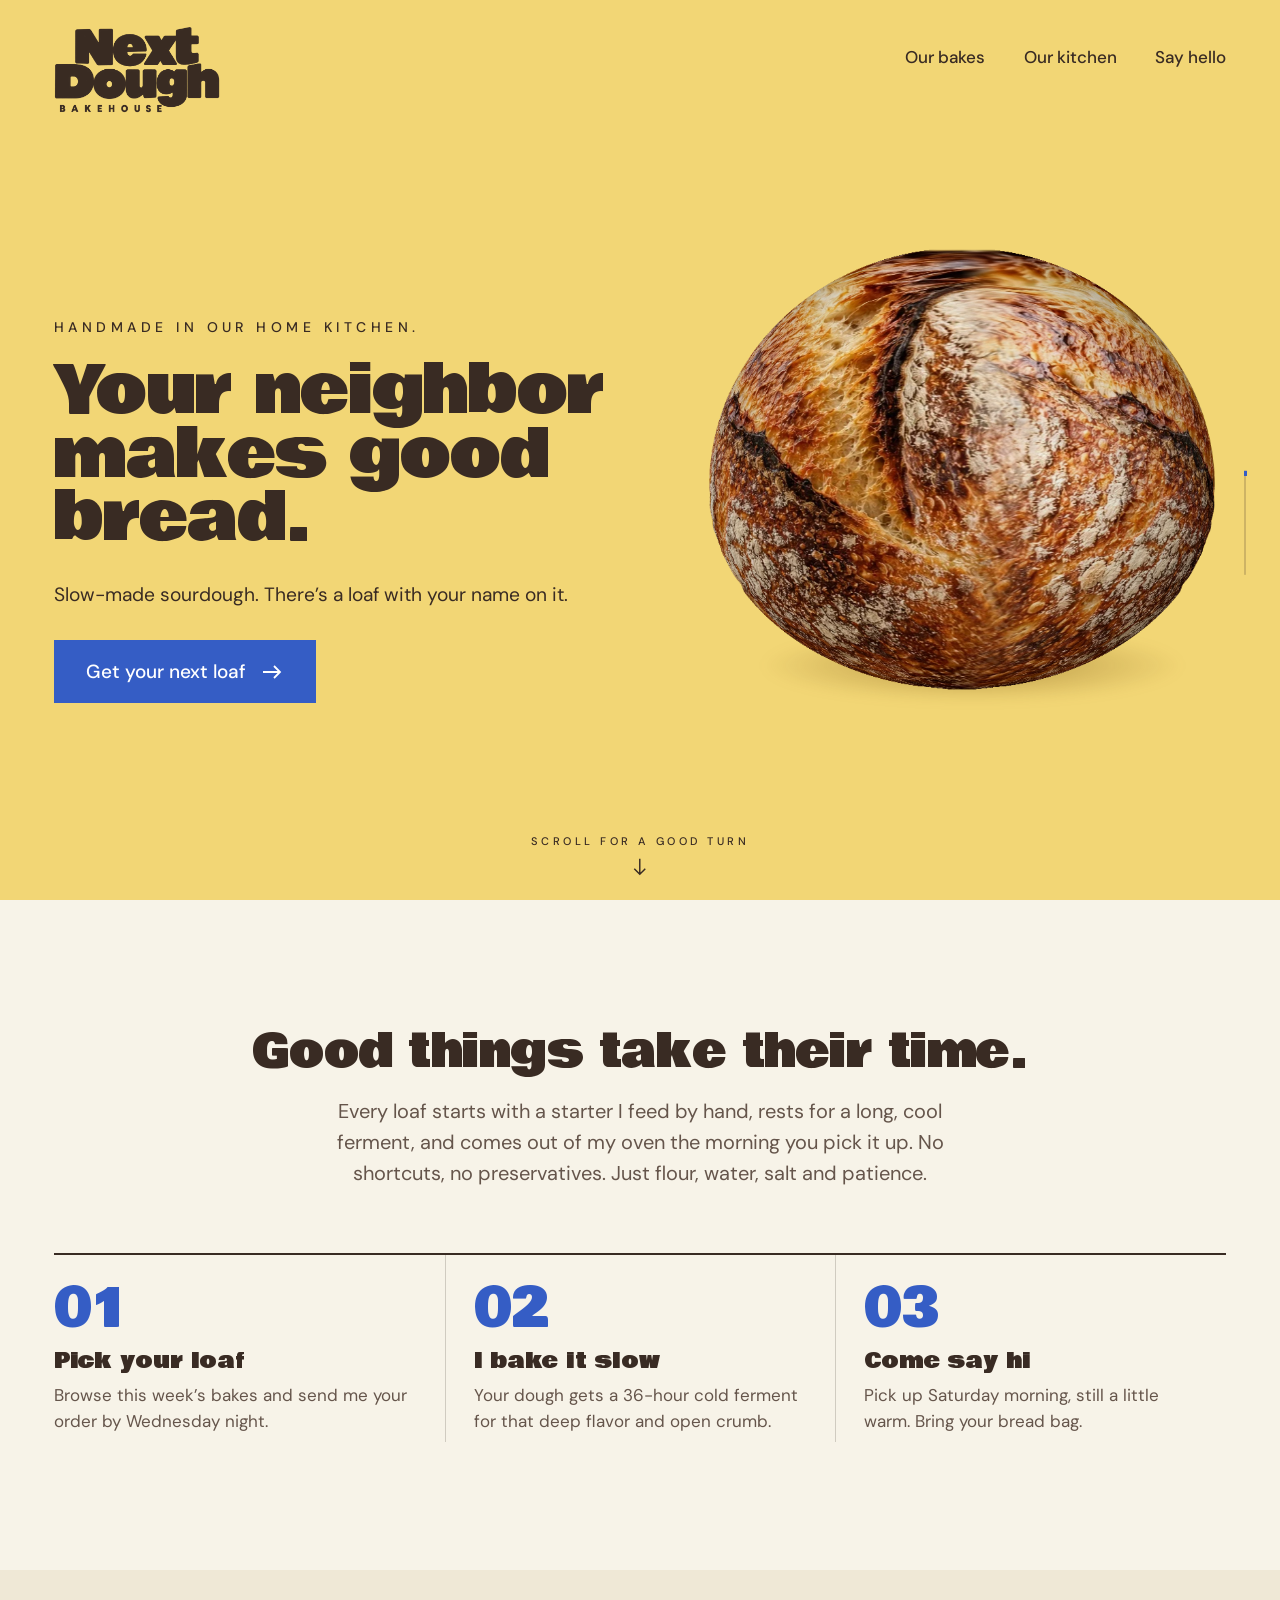
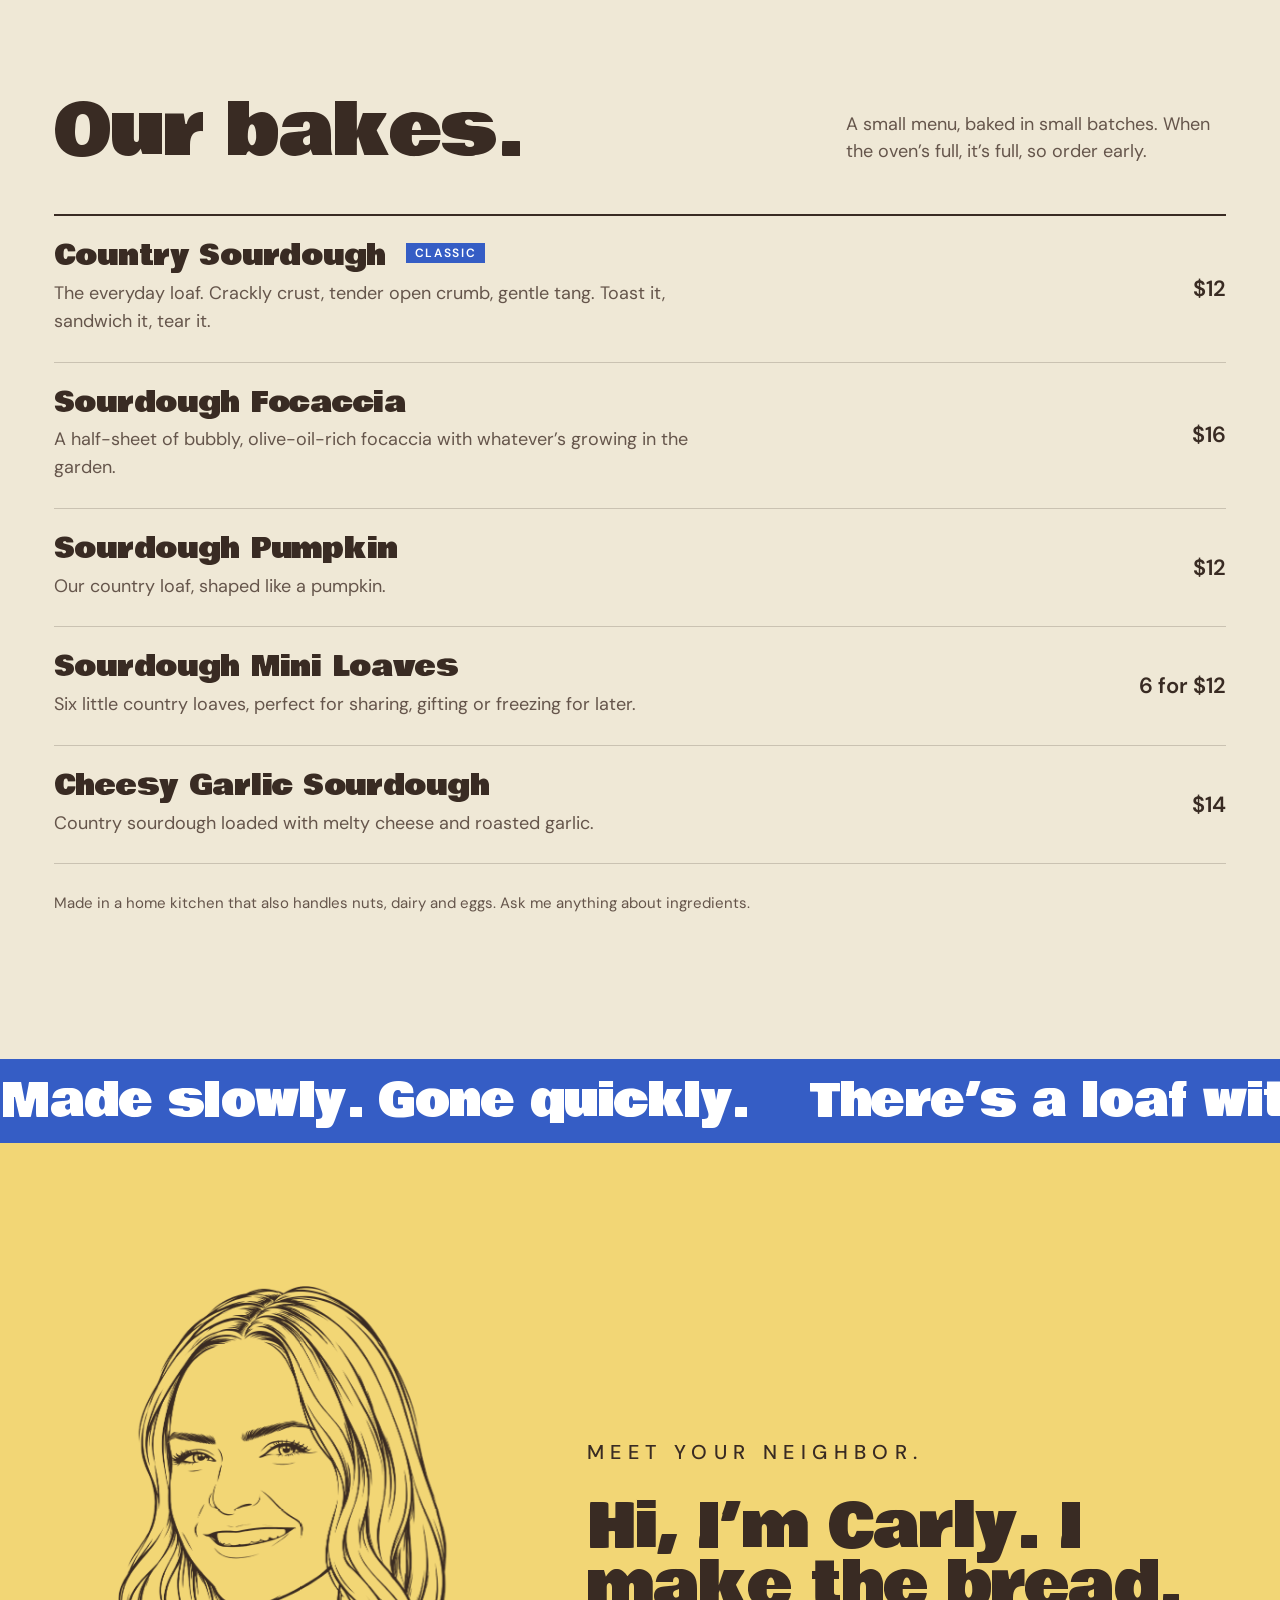
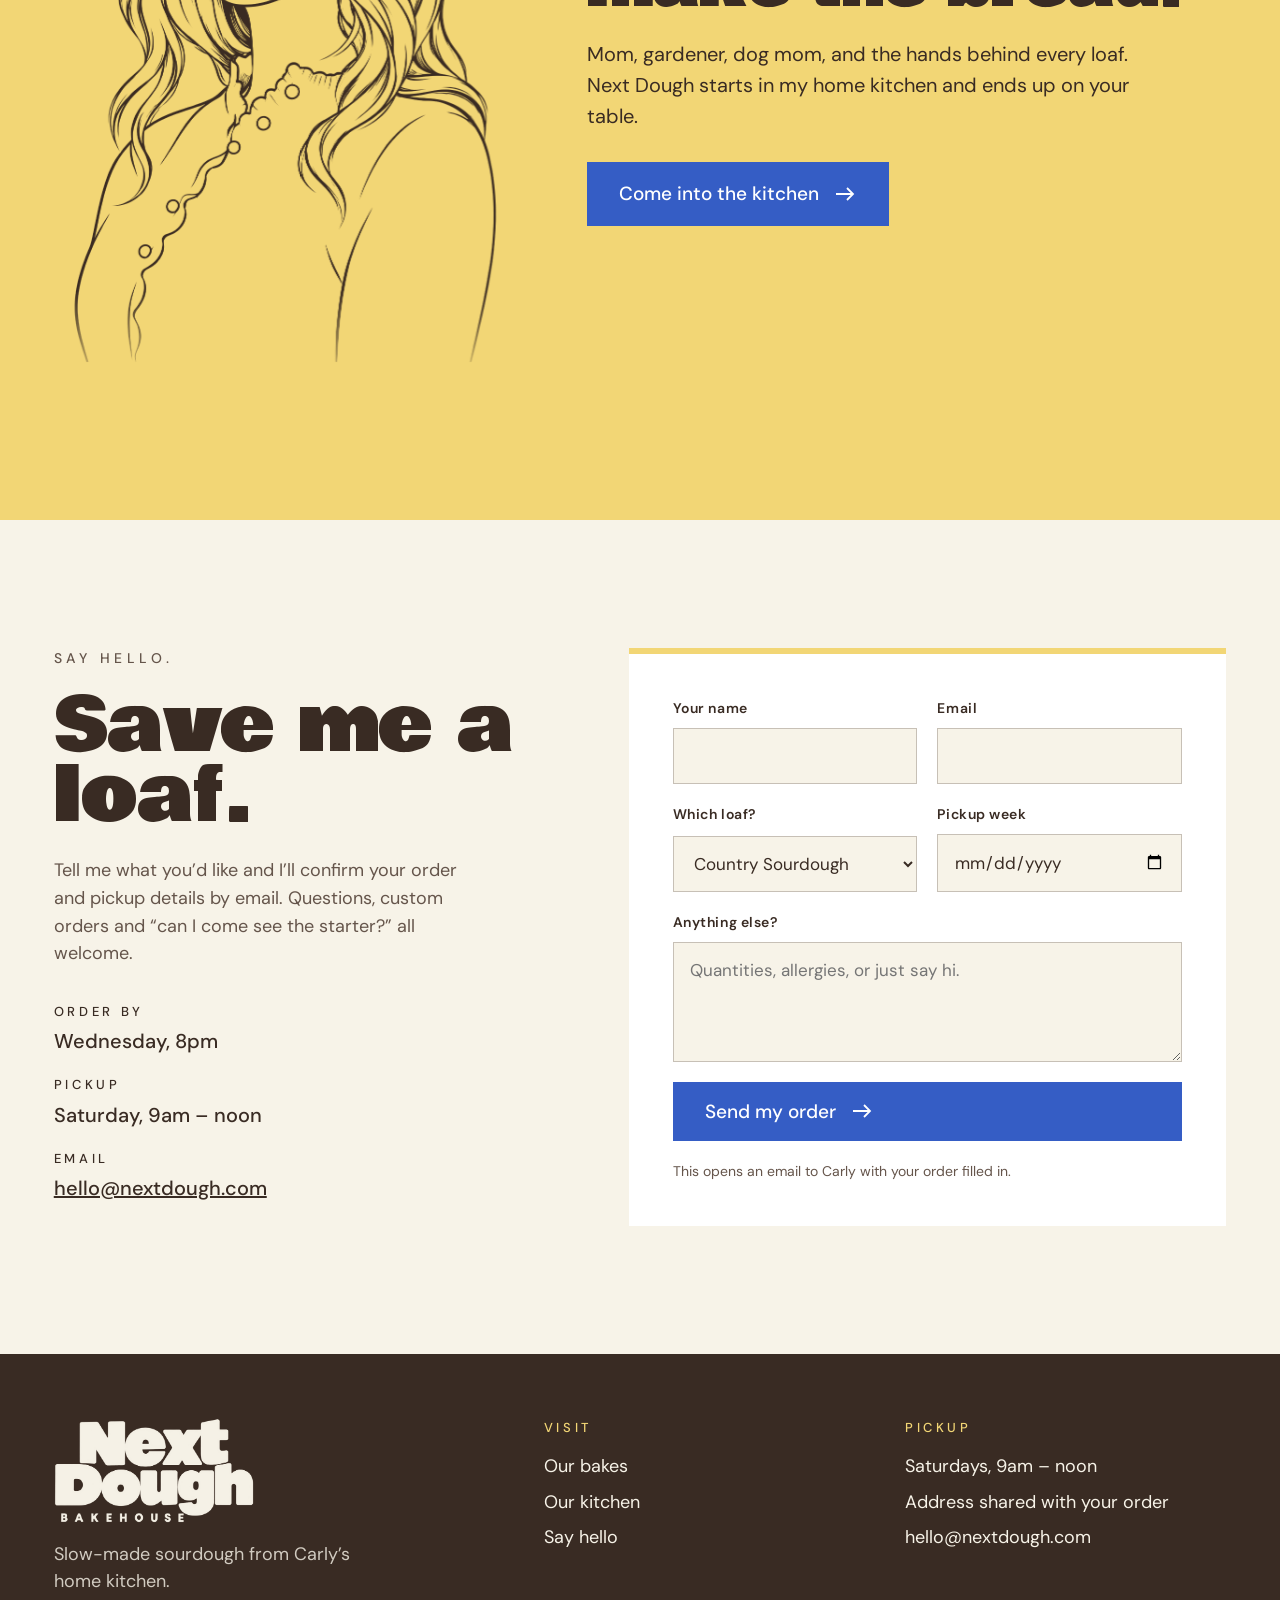
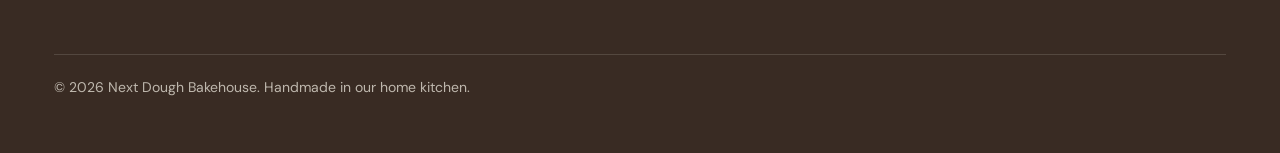
<file: index.html>
<!doctype html>
<html lang="en">
<head>
  <meta charset="utf-8">
  <meta name="viewport" content="width=device-width, initial-scale=1">
  <title>Next Dough Bakehouse | Handmade sourdough from your neighbor's kitchen</title>
  <meta name="description" content="Next Dough Bakehouse: slow-made sourdough, handmade by Carly in her home kitchen. There's a loaf with your name on it.">
  <link rel="preconnect" href="https://fonts.googleapis.com">
  <link rel="preconnect" href="https://fonts.gstatic.com" crossorigin>
  <link href="https://fonts.googleapis.com/css2?family=Bowlby+One&family=DM+Sans:opsz,wght@9..40,400;9..40,500;9..40,600&display=swap" rel="stylesheet">
  <link rel="stylesheet" href="styles.css">
  <script>document.documentElement.classList.add("js")</script>
  <link rel="preload" as="image" href="assets/sourdough-loaf.webp">
</head>
<body>

  <header class="site-header">
    <div class="wrap">
      <a class="logo" href="index.html" aria-label="Next Dough Bakehouse home">
        <img class="logo-img" src="assets/logo.webp" width="640" height="333" alt="Next Dough Bakehouse">
      </a>
      <nav class="nav" aria-label="Main">
        <a href="#bakes">Our bakes</a>
        <a href="about.html">Our kitchen</a>
        <a href="#hello">Say hello</a>
      </nav>
    </div>
  </header>

  <main>
    <!-- Hero: the loaf takes a good turn as you scroll -->
    <div class="hero-track">
      <section class="hero" aria-labelledby="hero-title">
        <div class="wrap">
          <div class="hero-copy">
            <p class="eyebrow">Handmade in our home kitchen.</p>
            <h1 id="hero-title" class="display">Your neighbor makes good bread.</h1>
            <p class="lede">Slow-made sourdough. There’s a loaf with your name on it.</p>
            <a class="btn" href="#hello">Get your next loaf
              <svg viewBox="0 0 24 24" fill="none" stroke="currentColor" stroke-width="1.8" aria-hidden="true"><path d="M3 12h17M14 6l6 6-6 6"/></svg>
            </a>
          </div>
          <div class="loaf-stage">
            <div class="loaf-shadow" aria-hidden="true"></div>
            <img class="loaf" src="assets/sourdough-loaf.webp" width="775" height="775" alt="A round, flour-dusted sourdough loaf with a deep golden, blistered crust">
          </div>
        </div>
        <div class="scroll-cue" aria-hidden="true">
          Scroll for a good turn
          <svg viewBox="0 0 24 24" fill="none" stroke="currentColor" stroke-width="1.6"><path d="M12 3v17M6 14l6 6 6-6"/></svg>
        </div>
        <div class="spin-meter" aria-hidden="true"><span></span></div>
      </section>
    </div>

    <!-- How it works -->
    <section class="section intro" aria-labelledby="intro-title">
      <div class="wrap">
        <h2 id="intro-title" class="reveal">Good things take their time.</h2>
        <p class="reveal">Every loaf starts with a starter I feed by hand, rests for a long, cool ferment, and comes out of my oven the morning you pick it up. No shortcuts, no preservatives. Just flour, water, salt and patience.</p>
        <div class="steps">
          <div class="step reveal">
            <div class="step-num">01</div>
            <h3>Pick your loaf</h3>
            <p>Browse this week’s bakes and send me your order by Wednesday night.</p>
          </div>
          <div class="step reveal">
            <div class="step-num">02</div>
            <h3>I bake it slow</h3>
            <p>Your dough gets a 36-hour cold ferment for that deep flavor and open crumb.</p>
          </div>
          <div class="step reveal">
            <div class="step-num">03</div>
            <h3>Come say hi</h3>
            <p>Pick up Saturday morning, still a little warm. Bring your bread bag.</p>
          </div>
        </div>
      </div>
    </section>

    <!-- Bakes -->
    <section class="section bakes" id="bakes" aria-labelledby="bakes-title">
      <div class="wrap">
        <div class="section-head">
          <h2 id="bakes-title" class="display reveal">Our bakes.</h2>
          <p class="reveal">A small menu, baked in small batches. When the oven’s full, it’s full, so order early.</p>
        </div>
        <ul class="bake-list">
          <li class="bake reveal">
            <h3>Country Sourdough <span class="tag">Classic</span></h3>
            <p>The everyday loaf. Crackly crust, tender open crumb, gentle tang. Toast it, sandwich it, tear it.</p>
            <span class="price">$12</span>
          </li>
          <li class="bake reveal">
            <h3>Sourdough Focaccia</h3>
            <p>A half-sheet of bubbly, olive-oil-rich focaccia with whatever’s growing in the garden.</p>
            <span class="price">$16</span>
          </li>
          <li class="bake reveal">
            <h3>Sourdough Pumpkin</h3>
            <p>Our country loaf, shaped like a pumpkin.</p>
            <span class="price">$12</span>
          </li>
          <li class="bake reveal">
            <h3>Sourdough Mini Loaves</h3>
            <p>Six little country loaves, perfect for sharing, gifting or freezing for later.</p>
            <span class="price">6 for $12</span>
          </li>
          <li class="bake reveal">
            <h3>Cheesy Garlic Sourdough</h3>
            <p>Country sourdough loaded with melty cheese and roasted garlic.</p>
            <span class="price">$14</span>
          </li>
        </ul>
        <p class="fine">Made in a home kitchen that also handles nuts, dairy and eggs. Ask me anything about ingredients.</p>
      </div>
    </section>

    <div class="band" aria-hidden="true">
      <div class="band-inner">
        <span>Made slowly. Gone quickly.</span><span>There’s a loaf with your name on it.</span><span>From our home to your table.</span>
        <span>Made slowly. Gone quickly.</span><span>There’s a loaf with your name on it.</span><span>From our home to your table.</span>
      </div>
    </div>

    <!-- Meet Carly teaser -->
    <section class="section teaser" aria-labelledby="teaser-title">
      <div class="wrap">
        <figure class="line-art carly-portrait">
          <svg class="line-strokes" aria-hidden="true" viewBox="0 0 941 1542" fill="none" stroke="#392b23" stroke-width="4.0" stroke-linecap="round" stroke-linejoin="round"><path pathLength="1" style="--t:0.022" d="M566 45Q555 40 548.5 38.0Q542 36 536.0 35.5Q530 35 529.5 34.5Q529 34 520.0 34.0Q511 34 510.5 34.5Q510 35 506.0 35.5Q502 36 501.0 36.5Q500 37 499.0 38.5Q498 40 491.0 41.5Q484 43 479.0 45.5Q474 48 472.0 48.0Q470 48 470.0 49.0Q470 50 468.5 51.0Q467 52 464.0 52.0Q461 52 460.0 51.0Q459 50 457.5 50.0Q456 50 455.5 50.5Q455 51 454.0 50.5Q453 50 451.5 51.0Q450 52 450.5 52.5Q451 53 451.5 52.5Q452 52 453.0 52.5Q454 53 454.0 53.5Q454 54 453.0 54.0Q452 54 452.0 55.0Q452 56 448.0 56.0Q444 56 443.5 54.0Q443 52 442.0 51.5L441 51"/><path pathLength="1" style="--t:0.025" d="M458 44Q453 42 450.5 42.0Q448 42 447.5 41.5Q447 41 441.0 41.0Q435 41 434.5 40.5Q434 40 430.5 40.5Q427 41 426.5 40.0Q426 39 424.5 39.0L423 39"/><path pathLength="1" style="--t:0.026" d="M404 54Q396 54 395.0 52.5Q394 51 397.0 49.5Q400 48 404.5 47.0Q409 46 409.0 45.0Q409 44 410.0 42.5Q411 41 413.0 41.0Q415 41 415.0 42.5Q415 44 418.0 44.0Q421 44 421.5 43.5Q422 43 422.0 41.5Q422 40 419.0 40.0L416 40"/><path pathLength="1" style="--t:0.027" d="M535 44Q528 42 524.5 42.0Q521 42 520.5 41.5Q520 41 509.5 41.0L499 41"/><path pathLength="1" style="--t:0.029" d="M462 44L459 44"/><path pathLength="1" style="--t:0.029" d="M466 45L463 44"/><path pathLength="1" style="--t:0.029" d="M539 45L542 45"/><path pathLength="1" style="--t:0.030" d="M543 46Q550 47 561.5 51.0L573 55"/><path pathLength="1" style="--t:0.030" d="M442 54Q439 54 437.5 53.0Q436 52 433.5 52.0Q431 52 426.5 50.5Q422 49 417.5 49.0Q413 49 411.5 48.0L410 47"/><path pathLength="1" style="--t:0.034" d="M457 53L455 52"/><path pathLength="1" style="--t:0.034" d="M458 53Q459 53 459.0 52.5Q459 52 459.5 52.5L460 53"/><path pathLength="1" style="--t:0.034" d="M366 57Q368 56 370.0 56.5Q372 57 380.5 54.5Q389 52 391.0 52.0L393 52"/><path pathLength="1" style="--t:0.034" d="M476 53Q471 55 470.5 56.0Q470 57 464.5 59.5Q459 62 458.0 63.0Q457 64 455.0 63.5Q453 63 453.0 60.0L453 57"/><path pathLength="1" style="--t:0.035" d="M484 54Q479 54 475.0 55.5L471 57"/><path pathLength="1" style="--t:0.036" d="M424 55Q430 56 429.0 57.0Q428 58 424.5 57.0Q421 56 419.0 56.0L417 56"/><path pathLength="1" style="--t:0.036" d="M540 63Q528 61 527.5 60.5Q527 60 524.0 60.0Q521 60 520.5 59.5Q520 59 508.5 58.5Q497 58 497.0 57.5Q497 57 498.0 56.0Q499 55 515.5 55.0Q532 55 532.5 55.5Q533 56 536.0 56.0Q539 56 539.5 56.5Q540 57 542.0 57.0Q544 57 544.5 57.5Q545 58 550.5 59.0Q556 60 566.0 63.5Q576 67 588.0 73.0Q600 79 613.0 88.0Q626 97 626.5 97.0Q627 97 627.5 95.5Q628 94 629.0 94.0Q630 94 630.0 93.0Q630 92 626.0 88.5Q622 85 611.0 77.5Q600 70 596.5 68.5Q593 67 592.0 65.5Q591 64 589.0 64.0Q587 64 587.0 64.5Q587 65 586.0 65.5Q585 66 582.5 64.5Q580 63 579.0 63.0L578 63"/><path pathLength="1" style="--t:0.036" d="M574 56Q579 58 580.0 59.5Q581 61 581.5 61.0Q582 61 581.5 61.5L581 62"/><path pathLength="1" style="--t:0.037" d="M444 68Q442 66 442.0 64.5Q442 63 441.5 63.0Q441 63 441.5 62.0Q442 61 441.5 59.5Q441 58 442.0 57.5Q443 57 443.0 57.5L443 58"/><path pathLength="1" style="--t:0.037" d="M422 61Q427 62 429.0 64.0Q431 66 432.5 66.0Q434 66 434.0 67.0Q434 68 435.0 69.0Q436 70 436.5 69.5Q437 69 437.0 67.5Q437 66 437.5 66.0Q438 66 438.0 64.5Q438 63 436.5 62.5Q435 62 434.0 59.5Q433 57 432.0 57.0Q431 57 431.0 57.5Q431 58 430.0 58.5L429 59"/><path pathLength="1" style="--t:0.038" d="M492 58L496 58"/><path pathLength="1" style="--t:0.038" d="M362 58Q365 58 365.5 59.5Q366 61 368.0 59.5L370 58"/><path pathLength="1" style="--t:0.039" d="M434 62L431 60"/><path pathLength="1" style="--t:0.039" d="M389 65Q375 67 373.5 68.5Q372 70 372.0 71.0Q372 72 371.0 72.5Q370 73 368.5 73.0Q367 73 364.0 74.5Q361 76 358.0 76.0Q355 76 353.5 77.0Q352 78 350.5 78.0Q349 78 342.0 81.0Q335 84 332.5 84.5Q330 85 330.0 84.0Q330 83 331.5 81.0Q333 79 338.5 75.5Q344 72 351.5 68.5Q359 65 360.0 63.5Q361 62 360.5 61.0Q360 60 358.5 60.0Q357 60 347.5 65.0Q338 70 330.0 76.0L322 82"/><path pathLength="1" style="--t:0.040" d="M362 63L365 62"/><path pathLength="1" style="--t:0.040" d="M516 66Q507 64 505.0 66.0Q503 68 500.5 68.0Q498 68 497.0 66.5Q496 65 494.0 65.0Q492 65 490.0 63.5Q488 62 480.0 62.5Q472 63 467.5 64.5Q463 66 460.5 66.0Q458 66 458.0 65.5L458 65"/><path pathLength="1" style="--t:0.041" d="M447 65Q446 63 444.5 63.0Q443 63 444.5 64.5L446 66"/><path pathLength="1" style="--t:0.042" d="M447 70Q451 69 452.0 68.0Q453 67 453.0 65.5L453 64"/><path pathLength="1" style="--t:0.042" d="M418 64Q422 64 422.5 65.0Q423 66 423.5 66.0Q424 66 423.5 67.0Q423 68 419.5 67.5Q416 67 414.0 66.0Q412 65 408.0 65.0Q404 65 403.5 64.5Q403 64 401.5 64.0Q400 64 399.5 64.5L399 65"/><path pathLength="1" style="--t:0.042" d="M587 67Q588 67 588.5 66.0L589 65"/><path pathLength="1" style="--t:0.043" d="M457 67L454 67"/><path pathLength="1" style="--t:0.043" d="M439 70Q438 69 438.5 68.0Q439 67 439.5 68.0L440 69"/><path pathLength="1" style="--t:0.043" d="M591 67Q592 67 591.5 68.0Q591 69 590.0 68.5L589 68"/><path pathLength="1" style="--t:0.043" d="M429 77Q428 76 428.5 75.0Q429 74 429.0 71.0Q429 68 427.0 68.0Q425 68 425.0 67.5Q425 67 424.5 67.5L424 68"/><path pathLength="1" style="--t:0.044" d="M390 70Q387 70 386.5 70.5Q386 71 381.0 71.0Q376 71 376.0 69.5L376 68"/><path pathLength="1" style="--t:0.045" d="M420 73L421 69"/><path pathLength="1" style="--t:0.045" d="M426 69Q426 72 425.5 72.5L425 73"/><path pathLength="1" style="--t:0.045" d="M533 73Q521 69 519.5 69.0Q518 69 517.0 70.0Q516 71 512.5 71.0Q509 71 506.0 70.0L503 69"/><path pathLength="1" style="--t:0.045" d="M555 97Q525 82 515.0 78.5Q505 75 502.5 75.0Q500 75 498.5 73.5Q497 72 497.0 70.5L497 69"/><path pathLength="1" style="--t:0.045" d="M403 70L400 70"/><path pathLength="1" style="--t:0.045" d="M407 70L404 70"/><path pathLength="1" style="--t:0.045" d="M415 72L408 70"/><path pathLength="1" style="--t:0.045" d="M399 70L391 70"/><path pathLength="1" style="--t:0.046" d="M443 72L446 71"/><path pathLength="1" style="--t:0.046" d="M496 71Q495 72 487.5 71.5L480 71"/><path pathLength="1" style="--t:0.047" d="M456 74Q462 73 463.5 74.5Q465 76 467.5 76.0Q470 76 471.5 74.0Q473 72 476.0 72.0Q479 72 479.5 73.5Q480 75 481.0 75.0Q482 75 483.0 76.0Q484 77 486.0 77.5Q488 78 487.5 79.0Q487 80 489.0 79.5Q491 79 490.5 79.5Q490 80 491.0 80.5Q492 81 492.0 80.5Q492 80 493.0 80.5Q494 81 494.0 81.5Q494 82 493.0 82.0Q492 82 492.5 82.5Q493 83 492.5 84.5Q492 86 490.5 86.0Q489 86 488.0 83.5Q487 81 485.5 81.5Q484 82 483.5 81.5Q483 81 483.0 79.5L483 78"/><path pathLength="1" style="--t:0.047" d="M746 529Q748 513 749.5 512.0Q751 511 750.5 504.5Q750 498 749.0 497.5Q748 497 748.0 480.0Q748 463 747.5 462.5Q747 462 747.0 457.0Q747 452 746.5 451.5Q746 451 746.0 448.0Q746 445 745.5 444.5Q745 444 745.0 438.0Q745 432 744.5 431.5Q744 431 744.0 429.0Q744 427 741.5 418.5Q739 410 739.0 408.0Q739 406 738.5 405.5Q738 405 736.5 397.5Q735 390 728.0 368.5Q721 347 720.0 345.5Q719 344 718.5 341.5Q718 339 717.0 337.5Q716 336 715.5 333.5Q715 331 714.0 329.5Q713 328 712.0 324.0Q711 320 706.0 308.0Q701 296 700.5 293.5Q700 291 693.5 276.5Q687 262 687.0 261.0Q687 260 685.5 257.5Q684 255 683.0 251.5Q682 248 679.0 242.5Q676 237 676.0 236.0Q676 235 673.0 229.5Q670 224 670.0 223.0Q670 222 668.5 219.0Q667 216 666.0 215.0Q665 214 663.0 209.5Q661 205 660.0 204.0Q659 203 655.0 195.5Q651 188 643.0 176.0Q635 164 627.5 154.5Q620 145 610.0 134.5Q600 124 590.0 115.5Q580 107 570.0 100.0Q560 93 548.5 87.0Q537 81 536.0 81.0Q535 81 530.0 78.5Q525 76 522.5 75.5Q520 75 518.0 73.5L516 72"/><path pathLength="1" style="--t:0.047" d="M430 73L433 76"/><path pathLength="1" style="--t:0.047" d="M471 78Q476 79 476.0 76.0L476 73"/><path pathLength="1" style="--t:0.048" d="M424 74L421 74"/><path pathLength="1" style="--t:0.048" d="M440 74Q434 77 433.5 78.0Q433 79 431.5 78.5L430 78"/><path pathLength="1" style="--t:0.049" d="M479 79L480 76"/><path pathLength="1" style="--t:0.049" d="M400 76Q412 77 412.5 78.0Q413 79 413.5 79.0Q414 79 413.5 79.5Q413 80 413.5 80.5Q414 81 414.0 82.5Q414 84 412.5 84.0Q411 84 411.0 85.5Q411 87 409.5 88.0Q408 89 407.0 89.0Q406 89 406.0 88.0Q406 87 405.0 86.0Q404 85 404.0 83.0Q404 81 397.5 80.5Q391 80 390.5 79.5Q390 79 385.5 79.5L381 80"/><path pathLength="1" style="--t:0.050" d="M443 84Q432 85 433.5 83.0Q435 81 438.5 79.5Q442 78 453.0 77.5L464 77"/><path pathLength="1" style="--t:0.051" d="M357 79Q357 80 355.5 81.0L354 82"/><path pathLength="1" style="--t:0.051" d="M401 108Q399 108 398.5 107.0Q398 106 396.0 106.0Q394 106 388.0 104.0Q382 102 373.0 102.0Q364 102 363.5 102.5Q363 103 358.5 103.5Q354 104 345.0 107.0Q336 110 327.0 114.5Q318 119 317.0 120.0Q316 121 314.5 121.0Q313 121 306.0 125.0Q299 129 293.0 133.5Q287 138 284.5 138.5Q282 139 282.5 136.5Q283 134 293.0 124.5Q303 115 303.0 113.5Q303 112 306.0 111.0Q309 110 318.5 103.0Q328 96 332.0 94.0Q336 92 338.5 90.0Q341 88 347.0 85.0Q353 82 352.5 80.5L352 79"/><path pathLength="1" style="--t:0.053" d="M409 82Q408 81 406.5 81.0L405 81"/><path pathLength="1" style="--t:0.053" d="M523 97Q503 85 499.0 83.5Q495 82 495.0 83.0Q495 84 493.5 85.5Q492 87 492.0 88.5Q492 90 490.0 90.5Q488 91 488.5 90.0L489 89"/><path pathLength="1" style="--t:0.054" d="M426 85Q426 86 425.5 86.0Q425 86 424.5 85.0Q424 84 422.5 83.5Q421 83 420.5 84.0Q420 85 418.5 85.0Q417 85 417.5 86.5Q418 88 419.0 88.0Q420 88 420.0 87.0Q420 86 419.5 86.0L419 86"/><path pathLength="1" style="--t:0.054" d="M394 84Q402 85 403.5 87.0Q405 89 403.5 89.0Q402 89 401.0 87.5L400 86"/><path pathLength="1" style="--t:0.055" d="M427 88Q426 88 426.0 87.5Q426 87 427.0 86.0Q428 85 429.5 85.0Q431 85 431.0 86.5Q431 88 430.5 88.5Q430 89 429.0 88.5Q428 88 427.5 88.5Q427 89 427.5 89.5L428 90"/><path pathLength="1" style="--t:0.055" d="M502 103Q486 94 486.5 89.5L487 85"/><path pathLength="1" style="--t:0.055" d="M467 85Q471 85 475.5 86.5Q480 88 479.0 89.0Q478 90 474.5 89.0Q471 88 469.0 88.0L467 88"/><path pathLength="1" style="--t:0.055" d="M216 204Q221 195 222.5 194.0Q224 193 224.0 192.0Q224 191 225.0 190.5Q226 190 226.0 189.0Q226 188 229.0 185.5Q232 183 232.0 182.0Q232 181 233.5 179.5Q235 178 237.5 173.5Q240 169 251.5 154.0Q263 139 271.0 131.0Q279 123 280.0 123.0Q281 123 281.0 121.0Q281 119 289.0 112.0Q297 105 303.5 101.0Q310 97 313.0 94.5Q316 92 322.5 88.5L329 85"/><path pathLength="1" style="--t:0.056" d="M423 88Q423 89 422.0 89.0Q421 89 421.0 88.0Q421 87 421.5 87.0L422 87"/><path pathLength="1" style="--t:0.057" d="M392 88Q395 88 397.5 90.0Q400 92 399.5 93.0Q399 94 398.0 94.0Q397 94 396.5 93.0Q396 92 394.5 91.5L393 91"/><path pathLength="1" style="--t:0.057" d="M441 101Q445 101 446.0 102.0Q447 103 449.0 103.0Q451 103 451.5 103.5Q452 104 454.5 103.5Q457 103 455.5 100.5Q454 98 450.5 97.5Q447 97 446.5 96.5Q446 96 439.5 96.0Q433 96 432.5 96.5Q432 97 427.5 97.5Q423 98 420.5 99.5Q418 101 417.0 101.0Q416 101 415.5 100.0Q415 99 417.0 96.5Q419 94 415.5 91.0L412 88"/><path pathLength="1" style="--t:0.058" d="M485 91Q484 91 483.5 90.0Q483 89 482.0 89.0Q481 89 481.0 89.5Q481 90 480.0 90.5L479 91"/><path pathLength="1" style="--t:0.058" d="M413 94L408 90"/><path pathLength="1" style="--t:0.058" d="M411 96Q408 96 406.5 94.5Q405 93 404.5 91.5L404 90"/><path pathLength="1" style="--t:0.059" d="M420 91Q421 91 420.5 92.0L420 93"/><path pathLength="1" style="--t:0.059" d="M450 91Q455 91 457.5 92.0Q460 93 461.0 93.0Q462 93 462.5 92.0Q463 91 467.0 91.5Q471 92 474.0 93.0Q477 94 482.5 97.0L488 100"/><path pathLength="1" style="--t:0.060" d="M491 92Q489 92 489.0 93.0L489 94"/><path pathLength="1" style="--t:0.060" d="M566 154Q555 141 545.0 131.0Q535 121 523.0 112.0Q511 103 511.5 101.0Q512 99 512.5 99.0Q513 99 512.5 98.0Q512 97 511.0 96.5Q510 96 507.5 96.0Q505 96 505.0 95.5Q505 95 503.0 93.5Q501 92 498.0 93.0Q495 94 494.5 93.0Q494 92 494.5 92.0L495 92"/><path pathLength="1" style="--t:0.060" d="M405 104Q403 101 402.5 101.0Q402 101 402.0 100.5Q402 100 403.0 99.5Q404 99 404.0 96.5Q404 94 402.5 93.5Q401 93 400.5 93.5Q400 94 400.5 94.5L401 95"/><path pathLength="1" style="--t:0.060" d="M531 136Q504 114 499.5 111.0Q495 108 490.5 106.0Q486 104 485.0 103.0Q484 102 483.5 102.0Q483 102 482.0 104.0Q481 106 480.0 106.0Q479 106 478.5 104.5Q478 103 477.5 103.0Q477 103 477.0 102.0Q477 101 476.0 100.0Q475 99 474.0 99.0Q473 99 472.5 98.0Q472 97 470.0 96.5Q468 96 467.0 94.5Q466 93 464.5 93.5L463 94"/><path pathLength="1" style="--t:0.061" d="M500 96Q498 95 498.0 94.5Q498 94 497.5 94.5L497 95"/><path pathLength="1" style="--t:0.061" d="M367 95Q372 95 372.5 94.5Q373 94 379.5 94.5Q386 95 386.5 95.5Q387 96 388.5 96.0Q390 96 391.0 97.5Q392 99 394.0 99.0Q396 99 396.0 98.0Q396 97 395.0 96.0Q394 95 392.5 95.0L391 95"/><path pathLength="1" style="--t:0.061" d="M621 108Q622 108 640.5 127.0Q659 146 668.5 158.5Q678 171 683.0 179.0Q688 187 690.0 191.5Q692 196 693.0 197.0Q694 198 700.5 211.0Q707 224 707.0 225.0Q707 226 712.0 237.5Q717 249 717.5 251.5Q718 254 719.0 255.5Q720 257 725.0 272.0Q730 287 730.0 288.5Q730 290 734.0 302.0Q738 314 738.0 315.5Q738 317 739.0 319.0Q740 321 740.0 322.5Q740 324 742.0 330.0Q744 336 744.0 337.5Q744 339 745.0 341.0Q746 343 746.0 344.5Q746 346 747.0 348.0Q748 350 748.0 351.5Q748 353 750.0 358.0Q752 363 752.0 364.5Q752 366 754.5 372.5Q757 379 757.0 380.5Q757 382 759.5 389.0Q762 396 764.0 395.5Q766 395 766.0 392.0Q766 389 765.0 386.5Q764 384 762.5 375.0Q761 366 760.0 363.5Q759 361 759.0 359.0Q759 357 757.5 352.5Q756 348 756.0 346.0Q756 344 755.5 343.5Q755 343 751.5 327.5Q748 312 747.0 310.0Q746 308 744.0 299.5Q742 291 740.0 286.5Q738 282 733.5 267.5Q729 253 725.5 245.0Q722 237 722.0 235.0Q722 233 721.5 233.0Q721 233 720.0 231.5Q719 230 719.0 227.5Q719 225 719.5 225.0Q720 225 720.5 224.0Q721 223 719.5 221.0Q718 219 717.0 219.0Q716 219 713.5 213.0Q711 207 710.0 206.0Q709 205 706.5 199.5Q704 194 701.0 189.5Q698 185 696.0 180.5Q694 176 681.0 156.0Q668 136 659.5 126.0Q651 116 643.5 109.0Q636 102 635.5 99.0Q635 96 634.0 95.0Q633 94 631.0 94.5Q629 95 628.5 96.0Q628 97 629.0 96.5L630 96"/><path pathLength="1" style="--t:0.063" d="M507 97Q506 100 505.5 100.0L505 100"/><path pathLength="1" style="--t:0.063" d="M502 97Q501 97 502.0 98.0Q503 99 503.5 99.0Q504 99 504.5 98.0L505 97"/><path pathLength="1" style="--t:0.064" d="M633 100Q632 100 632.5 99.0Q633 98 633.5 98.0Q634 98 634.0 98.5L634 99"/><path pathLength="1" style="--t:0.064" d="M405 99Q406 99 405.0 99.5L404 100"/><path pathLength="1" style="--t:0.064" d="M577 156Q569 145 556.0 132.0Q543 119 534.0 112.0Q525 105 519.5 102.0L514 99"/><path pathLength="1" style="--t:0.065" d="M476 102Q475 102 474.5 103.0Q474 104 473.0 104.0Q472 104 472.5 102.0L473 100"/><path pathLength="1" style="--t:0.065" d="M421 106Q418 106 413.5 107.5Q409 109 408.5 108.0Q408 107 411.0 104.5Q414 102 414.0 101.0L414 100"/><path pathLength="1" style="--t:0.065" d="M635 102Q634 101 632.0 101.0L630 101"/><path pathLength="1" style="--t:0.065" d="M479 103Q480 101 481.0 101.0Q482 101 481.0 102.0L480 103"/><path pathLength="1" style="--t:0.065" d="M404 107Q400 104 400.0 102.5Q400 101 401.0 101.5Q402 102 401.5 102.5L401 103"/><path pathLength="1" style="--t:0.067" d="M510 148Q507 143 502.0 137.5Q497 132 497.0 131.0Q497 130 494.5 128.0Q492 126 492.0 125.0Q492 124 490.5 123.0Q489 122 485.5 122.0Q482 122 481.5 120.5Q481 119 479.5 117.5Q478 116 474.0 114.0Q470 112 468.0 110.0Q466 108 466.0 106.5Q466 105 464.5 105.0Q463 105 460.5 104.0L458 103"/><path pathLength="1" style="--t:0.069" d="M522 144Q499 120 490.0 113.5L481 107"/><path pathLength="1" style="--t:0.070" d="M428 111Q427 110 421.5 110.0Q416 110 414.0 111.0Q412 112 410.5 112.0Q409 112 408.5 111.0Q408 110 407.5 110.0Q407 110 407.0 109.0L407 108"/><path pathLength="1" style="--t:0.070" d="M370 108Q383 108 383.5 108.5Q384 109 385.5 109.0Q387 109 388.0 110.5Q389 112 392.0 112.0Q395 112 394.5 112.5Q394 113 394.5 114.5L395 116"/><path pathLength="1" style="--t:0.072" d="M374 112Q379 113 379.0 112.0Q379 111 378.5 111.0L378 111"/><path pathLength="1" style="--t:0.072" d="M289 119Q299 112 300.5 111.5L302 111"/><path pathLength="1" style="--t:0.072" d="M374 114Q383 115 381.5 113.0L380 111"/><path pathLength="1" style="--t:0.072" d="M406 124Q404 124 402.5 125.0Q401 126 400.0 125.5Q399 125 398.5 124.0Q398 123 398.5 121.5Q399 120 401.5 118.0Q404 116 405.0 113.5L406 111"/><path pathLength="1" style="--t:0.073" d="M395 119Q389 115 389.0 114.0L389 113"/><path pathLength="1" style="--t:0.074" d="M431 114Q432 115 435.0 115.0Q438 115 440.5 116.5Q443 118 445.5 117.5L448 117"/><path pathLength="1" style="--t:0.075" d="M385 116Q387 116 387.0 116.5L387 117"/><path pathLength="1" style="--t:0.076" d="M384 120L384 117"/><path pathLength="1" style="--t:0.076" d="M417 119Q429 118 429.5 118.5Q430 119 434.0 119.5Q438 120 438.5 118.5L439 117"/><path pathLength="1" style="--t:0.076" d="M364 117Q377 117 377.0 117.5Q377 118 376.5 118.0Q376 118 376.0 118.5Q376 119 375.0 119.0Q374 119 374.0 118.5Q374 118 373.0 119.0Q372 120 364.5 120.0L357 120"/><path pathLength="1" style="--t:0.077" d="M375 121Q375 120 377.0 120.0Q379 120 378.5 119.0L378 118"/><path pathLength="1" style="--t:0.077" d="M392 120Q388 118 389.0 120.0Q390 122 390.5 122.0L391 122"/><path pathLength="1" style="--t:0.077" d="M473 139Q459 126 458.0 126.0Q457 126 456.5 125.0Q456 124 453.5 124.5Q451 125 450.0 124.0Q449 123 448.0 123.0Q447 123 445.5 122.0Q444 121 444.0 120.0L444 119"/><path pathLength="1" style="--t:0.078" d="M282 121Q285 122 286.5 121.0L288 120"/><path pathLength="1" style="--t:0.078" d="M376 121Q377 122 377.5 121.5Q378 121 380.0 121.5Q382 122 382.0 123.5L382 125"/><path pathLength="1" style="--t:0.079" d="M314 125L315 122"/><path pathLength="1" style="--t:0.080" d="M486 124Q486 123 485.0 123.5Q484 124 483.5 123.5L483 123"/><path pathLength="1" style="--t:0.080" d="M386 125Q387 123 388.5 123.5L390 124"/><path pathLength="1" style="--t:0.080" d="M391 138Q391 135 392.5 132.5Q394 130 395.5 129.0Q397 128 397.0 125.5L397 123"/><path pathLength="1" style="--t:0.080" d="M548 201Q534 173 529.0 167.0Q524 161 521.0 156.0Q518 151 512.5 144.0Q507 137 500.0 130.5L493 124"/><path pathLength="1" style="--t:0.081" d="M453 127Q453 126 454.0 125.5L455 125"/><path pathLength="1" style="--t:0.081" d="M388 129Q386 128 385.5 127.0Q385 126 384.0 126.0Q383 126 383.0 127.0Q383 128 380.5 128.0Q378 128 377.5 127.5Q377 127 374.5 127.0Q372 127 369.0 126.0Q366 125 358.0 125.0Q350 125 349.5 125.5Q349 126 344.5 126.5Q340 127 331.0 130.0Q322 133 312.0 138.5Q302 144 287.5 156.5L273 169"/><path pathLength="1" style="--t:0.082" d="M543 221Q519 170 513.0 160.5Q507 151 500.5 143.0Q494 135 493.5 133.5Q493 132 490.5 130.0Q488 128 488.5 127.0Q489 126 490.0 126.0Q491 126 490.5 126.5L490 127"/><path pathLength="1" style="--t:0.082" d="M604 325Q609 346 610.0 348.0Q611 350 611.5 353.5Q612 357 614.0 362.5Q616 368 615.5 369.5Q615 371 614.0 371.0Q613 371 612.0 370.0Q611 369 605.5 357.5Q600 346 596.5 340.5Q593 335 586.0 326.0Q579 317 567.0 303.5Q555 290 547.0 278.5Q539 267 536.0 261.0Q533 255 532.0 254.0Q531 253 511.5 213.5Q492 174 486.5 165.5Q481 157 475.5 150.0Q470 143 463.0 136.5Q456 130 456.0 128.5Q456 127 456.5 127.5Q457 128 457.5 127.5L458 127"/><path pathLength="1" style="--t:0.083" d="M387 132Q384 128 383.0 129.0Q382 130 381.5 130.0Q381 130 381.0 129.5L381 129"/><path pathLength="1" style="--t:0.084" d="M418 133Q417 130 415.5 130.0L414 130"/><path pathLength="1" style="--t:0.085" d="M421 131Q426 131 427.0 131.5L428 132"/><path pathLength="1" style="--t:0.085" d="M383 137Q380 131 381.5 131.0Q383 131 383.0 131.5Q383 132 382.5 132.0Q382 132 382.5 132.5L383 133"/><path pathLength="1" style="--t:0.085" d="M406 139Q414 135 413.5 133.0Q413 131 410.0 131.5Q407 132 404.0 133.5Q401 135 396.0 139.0L391 143"/><path pathLength="1" style="--t:0.086" d="M411 141Q425 137 427.0 135.0Q429 133 432.0 133.5L435 134"/><path pathLength="1" style="--t:0.088" d="M427 140Q434 140 435.0 139.0Q436 138 436.0 136.5Q436 135 438.0 135.0Q440 135 443.0 136.0Q446 137 447.0 138.0Q448 139 449.0 141.5Q450 144 447.0 144.5Q444 145 443.5 144.5Q443 144 437.0 144.0Q431 144 430.5 143.5Q430 143 428.0 143.0Q426 143 422.5 144.0L419 145"/><path pathLength="1" style="--t:0.089" d="M383 146Q372 140 368.0 139.5Q364 139 363.5 138.5Q363 138 360.0 138.0Q357 138 356.5 137.5Q356 137 352.0 137.0Q348 137 347.5 137.5Q347 138 342.5 138.0Q338 138 330.0 140.5Q322 143 321.0 144.5Q320 146 319.0 146.0Q318 146 316.0 148.0Q314 150 313.5 150.0Q313 150 313.0 148.0Q313 146 312.5 146.5L312 147"/><path pathLength="1" style="--t:0.091" d="M319 140Q313 143 312.5 144.0Q312 145 310.0 146.5Q308 148 309.0 148.5Q310 149 310.0 148.5L310 148"/><path pathLength="1" style="--t:0.091" d="M254 169Q272 150 274.5 146.5Q277 143 279.0 141.5L281 140"/><path pathLength="1" style="--t:0.093" d="M434 152Q443 155 446.0 155.0Q449 155 456.5 158.5Q464 162 465.5 163.5Q467 165 470.0 165.0Q473 165 473.0 163.5Q473 162 466.5 155.5Q460 149 455.5 146.5L451 144"/><path pathLength="1" style="--t:0.094" d="M426 146Q429 146 429.5 145.5L430 145"/><path pathLength="1" style="--t:0.094" d="M550 182Q537 162 530.0 153.5L523 145"/><path pathLength="1" style="--t:0.094" d="M367 147Q357 146 356.5 145.5Q356 145 353.0 145.0Q350 145 349.0 146.5Q348 148 343.0 148.0Q338 148 337.5 149.0Q337 150 331.0 150.5Q325 151 324.5 151.5Q324 152 322.5 152.0Q321 152 321.0 150.0Q321 148 320.5 147.5L320 147"/><path pathLength="1" style="--t:0.096" d="M359 149L349 148"/><path pathLength="1" style="--t:0.097" d="M353 152Q349 151 348.0 150.0L347 149"/><path pathLength="1" style="--t:0.097" d="M327 161Q320 162 317.5 163.5Q315 165 311.5 166.0Q308 167 307.0 166.0Q306 165 305.0 162.0Q304 159 305.5 157.0Q307 155 309.5 154.5Q312 154 311.0 152.0L310 150"/><path pathLength="1" style="--t:0.098" d="M678 154L676 151"/><path pathLength="1" style="--t:0.098" d="M347 154Q340 154 338.5 152.5L337 151"/><path pathLength="1" style="--t:0.098" d="M325 159Q316 160 315.5 159.5Q315 159 315.0 157.5Q315 156 314.0 155.0Q313 154 313.0 152.5L313 151"/><path pathLength="1" style="--t:0.101" d="M312 160L312 155"/><path pathLength="1" style="--t:0.101" d="M473 182Q470 177 464.0 171.0Q458 165 454.0 162.0Q450 159 448.5 158.5Q447 158 446.5 157.0L446 156"/><path pathLength="1" style="--t:0.104" d="M211 260Q199 283 194.0 298.0Q189 313 188.0 314.5Q187 316 186.5 319.5Q186 323 185.5 323.0Q185 323 185.0 325.0Q185 327 186.0 328.0Q187 329 188.5 328.0Q190 327 190.0 325.5Q190 324 191.5 323.0Q193 322 194.0 318.0Q195 314 196.0 312.0Q197 310 197.5 310.0Q198 310 198.0 308.5Q198 307 198.5 306.5Q199 306 200.5 306.0Q202 306 202.0 304.5Q202 303 207.0 292.0Q212 281 213.0 280.0Q214 279 217.0 272.5Q220 266 226.0 256.0Q232 246 233.5 244.5Q235 243 237.0 239.0Q239 235 239.5 235.0Q240 235 240.5 233.5Q241 232 242.5 230.0Q244 228 245.5 227.0Q247 226 247.5 224.5Q248 223 250.0 223.0Q252 223 253.0 222.0Q254 221 254.5 219.5Q255 218 258.0 214.0Q261 210 261.0 209.0Q261 208 262.5 206.5Q264 205 266.0 201.5Q268 198 271.5 193.5Q275 189 278.5 186.0Q282 183 282.5 179.5Q283 176 284.0 175.0Q285 174 286.0 174.0Q287 174 287.0 173.0Q287 172 290.0 169.5Q293 167 294.0 167.0Q295 167 295.5 165.5Q296 164 297.0 164.0Q298 164 299.5 162.0Q301 160 302.0 160.0L303 160"/><path pathLength="1" style="--t:0.104" d="M307 162Q306 162 307.0 162.5Q308 163 311.5 162.0L315 161"/><path pathLength="1" style="--t:0.104" d="M592 161Q611 188 611.5 189.5Q612 191 616.5 197.5Q621 204 626.0 214.0Q631 224 632.0 225.0Q633 226 633.5 226.0Q634 226 634.5 224.0L635 222"/><path pathLength="1" style="--t:0.107" d="M307 168Q303 170 301.0 167.5L299 165"/><path pathLength="1" style="--t:0.107" d="M590 468Q589 448 588.5 447.5Q588 447 587.0 439.0Q586 431 585.0 428.5Q584 426 584.0 424.5Q584 423 585.5 422.5Q587 422 587.0 421.5Q587 421 586.0 420.0Q585 419 584.0 419.0Q583 419 583.0 417.5Q583 416 581.5 413.5Q580 411 579.5 409.0Q579 407 575.5 402.5Q572 398 572.0 396.5Q572 395 571.0 392.5Q570 390 566.0 384.0Q562 378 560.5 374.5Q559 371 557.0 368.5Q555 366 548.0 353.0Q541 340 539.5 339.0Q538 338 538.0 336.0Q538 334 532.5 323.0Q527 312 524.5 305.0Q522 298 521.0 297.0Q520 296 520.0 295.0Q520 294 519.0 293.5Q518 293 517.0 291.5Q516 290 515.5 287.0Q515 284 513.5 280.5Q512 277 511.5 273.5Q511 270 510.0 268.0Q509 266 509.0 264.5Q509 263 507.0 258.0Q505 253 504.5 249.5Q504 246 501.5 239.0Q499 232 499.0 230.5Q499 229 496.5 221.5Q494 214 492.5 211.5Q491 209 491.0 206.5Q491 204 489.5 200.5Q488 197 487.0 192.5Q486 188 483.0 181.5Q480 175 478.5 173.5Q477 172 476.5 169.5Q476 167 475.0 166.0L474 165"/><path pathLength="1" style="--t:0.109" d="M298 172Q299 172 299.0 171.5Q299 171 298.0 170.5Q297 170 296.5 169.0L296 168"/><path pathLength="1" style="--t:0.109" d="M470 168Q474 172 475.0 171.5Q476 171 475.5 172.0L475 173"/><path pathLength="1" style="--t:0.110" d="M247 178L253 170"/><path pathLength="1" style="--t:0.111" d="M289 181L302 171"/><path pathLength="1" style="--t:0.117" d="M286 182Q285 180 284.0 180.5Q283 181 283.5 182.0Q284 183 284.5 182.5L285 182"/><path pathLength="1" style="--t:0.119" d="M485 203Q480 191 477.0 187.0L474 183"/><path pathLength="1" style="--t:0.119" d="M229 189L232 184"/><path pathLength="1" style="--t:0.119" d="M242 184Q233 198 229.0 203.0Q225 208 221.5 214.5Q218 221 217.0 221.5Q216 222 215.5 223.0Q215 224 214.5 223.5L214 223"/><path pathLength="1" style="--t:0.121" d="M614 277Q608 265 602.5 257.0Q597 249 595.5 245.5Q594 242 586.0 230.5Q578 219 577.5 217.5Q577 216 575.5 215.0Q574 214 574.0 213.0Q574 212 573.0 211.5Q572 211 571.5 209.5Q571 208 569.5 207.0Q568 206 564.0 198.5Q560 191 558.5 190.0Q557 189 557.0 188.0Q557 187 556.5 186.5Q556 186 554.5 186.0Q553 186 553.0 187.0Q553 188 554.0 187.5L555 187"/><path pathLength="1" style="--t:0.123" d="M642 443Q642 439 641.5 438.5Q641 438 641.0 431.0Q641 424 640.5 423.5Q640 423 640.0 421.5Q640 420 641.0 419.5Q642 419 642.0 416.0Q642 413 641.5 412.5Q641 412 641.0 409.0Q641 406 640.0 403.0Q639 400 639.5 396.5Q640 393 639.0 389.5Q638 386 636.5 385.5Q635 385 634.5 380.0Q634 375 632.5 372.0Q631 369 631.0 367.5Q631 366 629.5 361.5Q628 357 626.5 354.5Q625 352 625.0 350.5Q625 349 623.0 344.5Q621 340 619.5 339.0Q618 338 617.0 338.0Q616 338 615.5 335.5Q615 333 610.5 322.5Q606 312 604.0 305.5Q602 299 599.0 293.0Q596 287 595.5 284.5Q595 282 594.0 280.5Q593 279 591.5 274.0Q590 269 588.0 265.5Q586 262 585.0 258.5Q584 255 578.5 244.0Q573 233 571.5 228.5Q570 224 569.0 223.0Q568 222 561.5 208.5Q555 195 554.0 194.0Q553 193 553.0 191.0Q553 189 553.5 189.5Q554 190 555.0 189.5L556 189"/><path pathLength="1" style="--t:0.127" d="M187 287Q187 283 189.5 277.0Q192 271 192.0 269.5Q192 268 191.0 267.5Q190 267 190.0 266.5Q190 266 192.0 265.0Q194 264 194.5 261.5Q195 259 198.5 253.5Q202 248 202.5 246.0Q203 244 204.5 242.0Q206 240 208.5 234.0Q211 228 212.0 227.0Q213 226 213.5 222.0Q214 218 219.0 207.5Q224 197 223.0 196.5L222 196"/><path pathLength="1" style="--t:0.132" d="M575 223Q572 217 572.0 216.0Q572 215 571.0 214.0Q570 213 568.0 208.5L566 204"/><path pathLength="1" style="--t:0.134" d="M490 207L487 206"/><path pathLength="1" style="--t:0.143" d="M605 221Q614 236 616.0 240.5Q618 245 620.5 248.5Q623 252 628.0 262.0Q633 272 636.0 276.5Q639 281 651.5 305.0Q664 329 664.0 330.0Q664 331 665.5 333.5Q667 336 668.5 341.0Q670 346 671.0 347.5Q672 349 672.0 350.5Q672 352 673.0 353.5Q674 355 676.5 363.5Q679 372 681.0 372.0Q683 372 683.0 367.5Q683 363 684.0 362.5Q685 362 685.0 360.5Q685 359 683.0 354.5Q681 350 679.5 343.5Q678 337 676.5 334.5Q675 332 674.5 329.0Q674 326 669.5 315.5Q665 305 662.5 295.5Q660 286 656.0 276.5Q652 267 652.0 265.0Q652 263 652.5 262.5Q653 262 652.5 259.5L652 257"/><path pathLength="1" style="--t:0.145" d="M251 225Q251 224 250.5 224.5Q250 225 249.5 224.5L249 224"/><path pathLength="1" style="--t:0.145" d="M579 231L576 224"/><path pathLength="1" style="--t:0.146" d="M758 329Q750 294 746.0 282.0Q742 270 741.0 268.5Q740 267 735.0 253.5Q730 240 727.5 236.5Q725 233 725.0 231.5Q725 230 723.5 227.5L722 225"/><path pathLength="1" style="--t:0.147" d="M232 260Q232 258 233.0 256.0Q234 254 234.5 254.0Q235 254 235.5 252.0Q236 250 236.5 250.0Q237 250 238.0 247.5Q239 245 241.5 243.0Q244 241 243.5 238.5Q243 236 245.0 237.5Q247 239 248.0 238.0Q249 237 249.0 235.5Q249 234 250.0 232.0Q251 230 250.5 228.5Q250 227 249.0 226.5L248 226"/><path pathLength="1" style="--t:0.147" d="M639 238L634 227"/><path pathLength="1" style="--t:0.152" d="M596 269Q595 265 592.5 260.5Q590 256 590.0 255.0Q590 254 585.5 245.5Q581 237 581.0 235.5Q581 234 582.0 234.5Q583 235 582.5 235.5L582 236"/><path pathLength="1" style="--t:0.155" d="M649 263Q649 261 647.5 258.5Q646 256 646.0 254.5Q646 253 642.5 246.0L639 239"/><path pathLength="1" style="--t:0.156" d="M245 244Q245 241 245.5 240.5L246 240"/><path pathLength="1" style="--t:0.159" d="M245 245Q242 249 240.5 248.5L239 248"/><path pathLength="1" style="--t:0.163" d="M242 253Q242 252 240.5 252.0Q239 252 238.5 251.5L238 251"/><path pathLength="1" style="--t:0.165" d="M242 254L241 258"/><path pathLength="1" style="--t:0.165" d="M226 283Q229 273 229.5 273.0Q230 273 230.0 272.0Q230 271 230.5 271.0Q231 271 232.0 267.0Q233 263 233.5 263.0Q234 263 234.5 260.5Q235 258 235.5 258.0Q236 258 236.0 256.5L236 255"/><path pathLength="1" style="--t:0.168" d="M240 259Q239 261 237.5 261.0L236 261"/><path pathLength="1" style="--t:0.170" d="M239 262Q238 264 236.5 264.0L235 264"/><path pathLength="1" style="--t:0.172" d="M236 272Q236 271 237.0 270.5Q238 270 238.0 267.5L238 265"/><path pathLength="1" style="--t:0.173" d="M164 357Q165 334 165.5 333.5Q166 333 166.0 331.0Q166 329 166.5 328.5Q167 328 167.0 326.0Q167 324 168.0 322.0Q169 320 169.5 316.5Q170 313 174.0 301.5Q178 290 183.5 278.5L189 267"/><path pathLength="1" style="--t:0.177" d="M236 273Q234 274 234.5 274.5Q235 275 235.0 276.5Q235 278 234.0 281.0L233 284"/><path pathLength="1" style="--t:0.183" d="M220 384Q219 383 219.0 368.5Q219 354 220.0 353.5Q221 353 221.0 349.5Q221 346 220.5 345.5Q220 345 220.5 335.5Q221 326 221.5 325.5Q222 325 223.5 316.0Q225 307 227.0 305.5Q229 304 229.5 299.0Q230 294 231.0 291.5Q232 289 232.0 287.0Q232 285 230.0 283.5L228 282"/><path pathLength="1" style="--t:0.187" d="M526 289Q527 293 528.0 294.0Q529 295 533.0 302.5Q537 310 539.5 313.0Q542 316 545.0 321.0Q548 326 560.5 342.0Q573 358 579.5 368.5Q586 379 590.0 387.0Q594 395 594.0 396.0Q594 397 597.0 403.5Q600 410 600.0 411.5Q600 413 602.0 419.0Q604 425 604.0 427.0Q604 429 606.0 432.5Q608 436 608.5 447.0Q609 458 610.0 458.5Q611 459 613.0 457.0Q615 455 615.0 445.0Q615 435 614.5 434.5Q614 434 614.0 431.0Q614 428 613.5 427.5Q613 427 611.5 418.5L610 410"/><path pathLength="1" style="--t:0.189" d="M516 296L516 292"/><path pathLength="1" style="--t:0.192" d="M522 316Q517 301 517.0 299.0Q517 297 518.0 296.5L519 296"/><path pathLength="1" style="--t:0.195" d="M657 300L659 306"/><path pathLength="1" style="--t:0.197" d="M181 304Q178 312 178.0 313.5Q178 315 175.5 323.5Q173 332 173.0 334.5Q173 337 172.5 337.5Q172 338 172.0 343.5Q172 349 171.5 349.5Q171 350 171.0 355.0Q171 360 170.5 360.5Q170 361 170.0 366.5Q170 372 170.5 372.5Q171 373 171.5 381.0Q172 389 172.5 389.5Q173 390 174.0 396.5Q175 403 177.5 410.5Q180 418 185.0 429.0Q190 440 192.0 446.0Q194 452 194.0 453.5Q194 455 195.5 458.0Q197 461 198.5 469.0Q200 477 202.5 477.0Q205 477 205.5 476.0Q206 475 205.5 467.0Q205 459 204.5 458.5Q204 458 203.5 450.5Q203 443 202.5 442.5Q202 442 202.0 440.0Q202 438 201.0 435.0Q200 432 199.5 425.0Q199 418 198.5 417.0L198 416"/><path pathLength="1" style="--t:0.198" d="M226 379Q226 377 224.5 376.0Q223 375 223.0 370.5Q223 366 224.5 365.5Q226 365 226.0 363.5Q226 362 228.0 360.5Q230 359 230.0 357.5Q230 356 228.5 355.0Q227 354 227.5 350.5Q228 347 228.5 346.5Q229 346 229.5 336.5Q230 327 230.5 326.5Q231 326 231.0 318.0Q231 310 231.5 308.5Q232 307 231.0 306.0L230 305"/><path pathLength="1" style="--t:0.199" d="M203 310Q203 307 202.5 307.5Q202 308 201.5 307.5L201 307"/><path pathLength="1" style="--t:0.201" d="M197 406Q197 403 196.0 400.5Q195 398 195.0 395.5Q195 393 194.5 392.5Q194 392 194.0 387.5Q194 383 193.5 382.5Q193 382 193.0 371.5Q193 361 193.5 360.5Q194 360 194.0 355.5Q194 351 194.5 350.5Q195 350 195.5 344.0Q196 338 196.5 337.5Q197 337 197.5 332.5Q198 328 200.0 321.0Q202 314 202.0 312.5Q202 311 200.5 310.5L199 310"/><path pathLength="1" style="--t:0.207" d="M527 331Q527 328 525.0 323.5L523 319"/><path pathLength="1" style="--t:0.208" d="M489 321Q497 321 496.5 321.5Q496 322 496.0 324.0Q496 326 491.0 326.5Q486 327 484.5 325.0Q483 323 481.5 323.0Q480 323 479.5 323.5Q479 324 476.5 323.5L474 323"/><path pathLength="1" style="--t:0.209" d="M503 322L498 322"/><path pathLength="1" style="--t:0.209" d="M195 326L194 323"/><path pathLength="1" style="--t:0.210" d="M509 330Q509 329 507.5 329.0Q506 329 506.0 327.0Q506 325 507.0 324.5L508 324"/><path pathLength="1" style="--t:0.210" d="M653 324Q653 326 659.0 338.5Q665 351 667.0 358.0Q669 365 671.0 369.5Q673 374 673.0 376.0Q673 378 675.0 382.0Q677 386 678.0 391.5Q679 397 681.0 403.0Q683 409 683.0 412.0L683 415"/><path pathLength="1" style="--t:0.211" d="M480 328L479 325"/><path pathLength="1" style="--t:0.211" d="M512 326Q513 326 513.5 327.0Q514 328 511.5 328.0Q509 328 509.0 326.5Q509 325 510.0 325.0L511 325"/><path pathLength="1" style="--t:0.211" d="M460 326L463 326"/><path pathLength="1" style="--t:0.211" d="M474 332Q474 326 472.5 326.0Q471 326 469.5 327.0L468 328"/><path pathLength="1" style="--t:0.211" d="M500 327Q497 326 496.5 326.5Q496 327 496.0 328.5Q496 330 496.5 330.5Q497 331 499.0 331.0Q501 331 502.0 330.0Q503 329 503.0 328.5Q503 328 502.0 327.5L501 327"/><path pathLength="1" style="--t:0.212" d="M194 329Q194 327 192.5 327.0L191 327"/><path pathLength="1" style="--t:0.213" d="M481 329Q485 329 485.5 328.5L486 328"/><path pathLength="1" style="--t:0.213" d="M494 332Q492 331 492.0 329.5L492 328"/><path pathLength="1" style="--t:0.213" d="M519 331Q517 331 516.0 329.5L515 328"/><path pathLength="1" style="--t:0.213" d="M458 331Q459 331 458.5 329.5Q458 328 456.5 328.0Q455 328 454.5 329.0L454 330"/><path pathLength="1" style="--t:0.213" d="M478 332Q478 331 476.5 331.0Q475 331 475.0 332.0Q475 333 473.0 332.0Q471 331 470.5 329.5L470 328"/><path pathLength="1" style="--t:0.213" d="M467 335Q467 329 466.0 329.0Q465 329 465.5 330.0L466 331"/><path pathLength="1" style="--t:0.214" d="M479 332Q480 330 479.5 330.0L479 330"/><path pathLength="1" style="--t:0.214" d="M186 368Q187 345 185.5 344.0Q184 343 184.0 341.0Q184 339 184.5 339.0Q185 339 185.5 335.0Q186 331 186.5 330.5L187 330"/><path pathLength="1" style="--t:0.215" d="M511 332Q515 332 515.5 331.5L516 331"/><path pathLength="1" style="--t:0.215" d="M452 336Q452 333 451.5 332.5Q451 332 452.0 331.5Q453 331 453.0 331.5L453 332"/><path pathLength="1" style="--t:0.215" d="M528 334Q527 334 526.5 333.0Q526 332 523.5 332.0Q521 332 520.5 331.5L520 331"/><path pathLength="1" style="--t:0.215" d="M464 337Q463 337 463.0 335.0Q463 333 462.5 332.5Q462 332 461.5 332.5Q461 333 460.0 332.5L459 332"/><path pathLength="1" style="--t:0.216" d="M472 333Q472 334 472.5 334.0Q473 334 471.5 335.0L470 336"/><path pathLength="1" style="--t:0.216" d="M445 345Q444 345 444.0 342.5Q444 340 441.5 340.0Q439 340 439.0 337.0Q439 334 438.5 333.5Q438 333 436.0 334.0Q434 335 433.5 334.0Q433 333 432.5 333.5Q432 334 433.0 335.0Q434 336 434.0 338.5Q434 341 432.0 342.5Q430 344 429.0 344.0Q428 344 425.5 341.0Q423 338 422.5 338.5Q422 339 421.5 338.5L421 338"/><path pathLength="1" style="--t:0.217" d="M468 337Q468 336 466.5 336.5Q465 337 465.5 336.0L466 335"/><path pathLength="1" style="--t:0.217" d="M424 335Q423 335 422.5 336.0Q422 337 421.0 337.0Q420 337 420.0 337.5Q420 338 419.0 337.5Q418 337 418.5 336.5L419 336"/><path pathLength="1" style="--t:0.219" d="M455 340Q456 340 456.0 338.5Q456 337 452.5 337.0Q449 337 447.0 338.5L445 340"/><path pathLength="1" style="--t:0.219" d="M555 380Q545 366 538.5 354.0Q532 342 532.0 339.5Q532 337 534.5 337.5L537 338"/><path pathLength="1" style="--t:0.219" d="M462 339Q459 338 459.0 338.5Q459 339 460.5 340.0Q462 341 465.0 339.5L468 338"/><path pathLength="1" style="--t:0.219" d="M620 369Q620 363 619.0 360.5Q618 358 617.5 354.0Q617 350 616.0 348.0Q615 346 615.0 342.0L615 338"/><path pathLength="1" style="--t:0.219" d="M401 341Q398 345 398.0 347.0Q398 349 400.0 351.0Q402 353 402.5 353.0Q403 353 403.0 349.5Q403 346 404.0 344.5Q405 343 408.0 345.0Q411 347 413.5 344.5Q416 342 416.0 340.5Q416 339 416.5 338.5Q417 338 417.5 338.5Q418 339 417.5 340.0Q417 341 417.5 341.5Q418 342 418.5 341.5L419 341"/><path pathLength="1" style="--t:0.220" d="M410 339Q407 342 406.0 342.0Q405 342 405.5 341.0L406 340"/><path pathLength="1" style="--t:0.220" d="M188 343L186 340"/><path pathLength="1" style="--t:0.221" d="M435 341L438 341"/><path pathLength="1" style="--t:0.222" d="M445 343Q445 342 446.0 342.5Q447 343 446.5 343.5L446 344"/><path pathLength="1" style="--t:0.222" d="M396 342Q393 348 393.0 352.0Q393 356 392.5 356.5Q392 357 391.0 356.5Q390 356 389.5 354.0L389 352"/><path pathLength="1" style="--t:0.222" d="M413 349Q413 347 414.0 346.5Q415 346 416.0 344.5L417 343"/><path pathLength="1" style="--t:0.222" d="M186 413Q183 403 183.0 401.0Q183 399 182.5 398.5Q182 398 181.5 390.5Q181 383 180.5 382.5Q180 382 180.0 370.5Q180 359 180.5 358.5Q181 358 181.0 354.5Q181 351 181.5 350.5Q182 350 182.0 347.0Q182 344 182.5 343.5L183 343"/><path pathLength="1" style="--t:0.223" d="M441 346Q439 347 439.5 347.5Q440 348 441.0 347.5Q442 347 442.5 345.5L443 344"/><path pathLength="1" style="--t:0.223" d="M243 344Q242 344 241.0 345.5Q240 347 240.0 348.5Q240 350 240.5 350.5Q241 351 243.0 349.5Q245 348 248.0 348.0Q251 348 251.0 347.5Q251 347 250.0 346.5L249 346"/><path pathLength="1" style="--t:0.224" d="M422 348Q421 347 421.5 346.5Q422 346 424.0 346.0Q426 346 426.5 345.5L427 345"/><path pathLength="1" style="--t:0.224" d="M431 351Q430 349 430.5 349.0Q431 349 431.0 347.5Q431 346 430.5 345.5L430 345"/><path pathLength="1" style="--t:0.224" d="M215 364Q215 349 215.5 348.0Q216 347 217.5 346.0L219 345"/><path pathLength="1" style="--t:0.224" d="M252 351Q252 348 254.5 348.0Q257 348 257.5 347.0Q258 346 258.5 347.0Q259 348 257.5 349.0Q256 350 255.5 351.5Q255 353 254.0 352.5L253 352"/><path pathLength="1" style="--t:0.224" d="M260 357Q263 357 263.5 355.5Q264 354 263.5 350.5Q263 347 263.5 346.5Q264 346 266.0 346.5Q268 347 268.5 347.5Q269 348 269.0 349.5Q269 351 267.5 351.0Q266 351 266.0 349.5L266 348"/><path pathLength="1" style="--t:0.225" d="M420 347L416 347"/><path pathLength="1" style="--t:0.225" d="M275 347Q277 347 278.0 348.0Q279 349 278.5 349.5Q278 350 279.0 350.5Q280 351 280.0 350.5Q280 350 281.0 350.5Q282 351 282.5 350.0Q283 349 283.5 349.5Q284 350 283.5 350.5L283 351"/><path pathLength="1" style="--t:0.226" d="M385 348Q387 358 386.5 358.5Q386 359 385.0 358.0L384 357"/><path pathLength="1" style="--t:0.226" d="M640 348Q647 370 647.0 371.5Q647 373 648.0 375.0Q649 377 649.0 378.5Q649 380 651.5 388.5Q654 397 654.0 399.0Q654 401 654.5 401.5Q655 402 655.0 404.5Q655 407 655.5 407.5Q656 408 656.5 413.0Q657 418 657.5 418.5Q658 419 658.0 422.0Q658 425 658.5 425.5Q659 426 659.0 429.5Q659 433 659.5 433.5Q660 434 660.5 446.0L661 458"/><path pathLength="1" style="--t:0.226" d="M241 353Q241 352 241.5 352.5Q242 353 245.0 353.0Q248 353 248.0 351.0L248 349"/><path pathLength="1" style="--t:0.226" d="M257 354Q259 349 260.5 349.5Q262 350 261.5 351.5Q261 353 260.0 354.0Q259 355 258.5 355.0Q258 355 258.0 354.5L258 354"/><path pathLength="1" style="--t:0.227" d="M315 351Q318 356 317.5 357.0Q317 358 316.0 358.0Q315 358 313.0 355.5Q311 353 310.5 353.5Q310 354 311.5 356.0Q313 358 313.5 358.0Q314 358 312.0 359.5Q310 361 306.0 360.5Q302 360 301.5 359.5Q301 359 301.5 357.5Q302 356 301.5 354.5Q301 353 301.5 352.5Q302 352 300.5 351.0Q299 350 296.5 351.0Q294 352 295.0 352.5Q296 353 296.0 352.5Q296 352 297.5 352.0Q299 352 297.5 353.0Q296 354 295.5 356.0Q295 358 292.5 358.0Q290 358 289.5 357.5Q289 357 285.0 356.5Q281 356 281.0 354.0L281 352"/><path pathLength="1" style="--t:0.228" d="M423 351Q424 351 423.5 351.5Q423 352 423.5 352.5Q424 353 424.5 352.5L425 352"/><path pathLength="1" style="--t:0.228" d="M416 354Q417 354 416.5 354.5Q416 355 416.5 355.5Q417 356 418.0 355.0Q419 354 419.0 352.5L419 351"/><path pathLength="1" style="--t:0.228" d="M411 357Q412 356 412.0 353.5Q412 351 409.0 351.0Q406 351 405.0 351.5Q404 352 404.5 353.5Q405 355 405.5 355.0Q406 355 405.5 355.5Q405 356 405.5 356.5Q406 357 405.5 358.0Q405 359 403.5 357.5Q402 356 402.0 355.0Q402 354 401.5 354.0Q401 354 398.0 357.5Q395 361 394.5 361.0Q394 361 393.0 359.5L392 358"/><path pathLength="1" style="--t:0.228" d="M273 361Q273 355 272.0 355.0Q271 355 270.5 353.5L270 352"/><path pathLength="1" style="--t:0.229" d="M223 356L222 353"/><path pathLength="1" style="--t:0.230" d="M242 354Q240 355 240.0 354.5L240 354"/><path pathLength="1" style="--t:0.230" d="M251 356L248 354"/><path pathLength="1" style="--t:0.230" d="M259 356Q256 356 256.0 355.0Q256 354 255.5 354.0L255 354"/><path pathLength="1" style="--t:0.230" d="M240 357Q239 354 237.5 354.0Q236 354 235.5 354.5L235 355"/><path pathLength="1" style="--t:0.230" d="M234 355L231 356"/><path pathLength="1" style="--t:0.230" d="M322 355Q323 357 322.5 358.0Q322 359 321.0 359.0Q320 359 319.5 358.0Q319 357 318.5 357.5L318 358"/><path pathLength="1" style="--t:0.230" d="M269 361Q270 361 269.5 358.5Q269 356 267.5 356.5Q266 357 266.5 356.0L267 355"/><path pathLength="1" style="--t:0.231" d="M255 356L252 356"/><path pathLength="1" style="--t:0.231" d="M279 356Q276 356 276.0 359.0Q276 362 275.5 362.5Q275 363 273.0 362.5L271 362"/><path pathLength="1" style="--t:0.232" d="M223 360L223 357"/><path pathLength="1" style="--t:0.232" d="M264 357Q265 357 264.5 358.0Q264 359 263.5 358.5L263 358"/><path pathLength="1" style="--t:0.233" d="M230 360Q231 359 231.5 359.5Q232 360 231.5 360.5L231 361"/><path pathLength="1" style="--t:0.233" d="M389 362Q388 359 387.5 359.5L387 360"/><path pathLength="1" style="--t:0.233" d="M327 368Q322 365 323.0 363.5Q324 362 324.0 360.5L324 359"/><path pathLength="1" style="--t:0.233" d="M315 363Q320 363 320.0 361.5L320 360"/><path pathLength="1" style="--t:0.234" d="M480 361Q480 364 484.0 364.5Q488 365 489.5 366.5Q491 368 492.5 367.5Q494 367 494.0 366.0Q494 365 495.5 363.0L497 361"/><path pathLength="1" style="--t:0.234" d="M469 361Q469 364 463.5 364.0Q458 364 457.5 364.5Q457 365 455.0 365.0Q453 365 449.5 366.0Q446 367 442.5 369.0Q439 371 433.0 376.5L427 382"/><path pathLength="1" style="--t:0.235" d="M695 362Q694 367 695.0 366.5L696 366"/><path pathLength="1" style="--t:0.235" d="M315 369Q314 369 312.0 366.5Q310 364 310.0 363.0L310 362"/><path pathLength="1" style="--t:0.235" d="M699 499Q700 487 700.5 486.5Q701 486 701.0 482.0Q701 478 701.5 477.5Q702 477 702.0 457.0Q702 437 701.5 436.5Q701 436 701.0 431.0Q701 426 700.5 425.5Q700 425 700.0 421.5Q700 418 699.5 417.5Q699 417 698.5 411.5Q698 406 696.5 401.0Q695 396 695.5 389.5Q696 383 695.0 381.0Q694 379 693.5 375.0Q693 371 691.0 367.5Q689 364 687.5 363.0L686 362"/><path pathLength="1" style="--t:0.235" d="M507 364Q504 369 504.0 370.0Q504 371 502.5 371.5Q501 372 501.0 373.5Q501 375 496.5 375.0Q492 375 491.0 374.5Q490 374 489.5 372.5Q489 371 484.0 371.0Q479 371 479.0 368.0Q479 365 477.0 364.0Q475 363 473.0 363.0Q471 363 470.5 363.5Q470 364 470.0 367.5Q470 371 474.0 371.0Q478 371 478.5 371.5Q479 372 479.0 377.5Q479 383 477.5 383.0Q476 383 473.5 381.0Q471 379 470.0 375.5Q469 372 466.0 372.0Q463 372 462.5 368.5L462 365"/><path pathLength="1" style="--t:0.237" d="M321 365Q321 367 320.0 367.5Q319 368 319.5 368.5Q320 369 320.5 368.5L321 368"/><path pathLength="1" style="--t:0.237" d="M216 397Q216 392 215.5 391.5Q215 391 215.0 381.0Q215 371 214.5 370.5Q214 370 214.5 367.5L215 365"/><path pathLength="1" style="--t:0.237" d="M227 366Q227 367 226.0 366.5L225 366"/><path pathLength="1" style="--t:0.237" d="M446 376Q448 379 452.5 376.5Q457 374 458.5 374.0Q460 374 460.5 373.0Q461 372 459.0 369.0L457 366"/><path pathLength="1" style="--t:0.238" d="M453 370L452 367"/><path pathLength="1" style="--t:0.239" d="M227 371L227 368"/><path pathLength="1" style="--t:0.239" d="M500 371L498 368"/><path pathLength="1" style="--t:0.240" d="M620 370Q620 371 619.0 371.0L618 371"/><path pathLength="1" style="--t:0.240" d="M516 370Q513 374 511.0 374.5Q509 375 509.0 374.0Q509 373 508.0 372.0Q507 371 506.0 371.0L505 371"/><path pathLength="1" style="--t:0.241" d="M228 375L227 372"/><path pathLength="1" style="--t:0.241" d="M621 372Q621 377 621.5 377.5Q622 378 622.0 381.0Q622 384 621.5 384.5L621 385"/><path pathLength="1" style="--t:0.241" d="M623 451Q624 427 624.5 426.5Q625 426 624.5 416.0Q624 406 623.5 405.5Q623 405 623.0 401.5Q623 398 622.5 397.5Q622 397 621.0 391.5Q620 386 619.5 386.0Q619 386 617.5 384.0Q616 382 615.0 377.0L614 372"/><path pathLength="1" style="--t:0.242" d="M464 374Q464 373 463.0 373.0L462 373"/><path pathLength="1" style="--t:0.242" d="M663 593Q663 595 668.0 603.5Q673 612 674.5 614.0Q676 616 679.0 618.5Q682 621 682.5 618.5Q683 616 681.0 610.5Q679 605 678.5 600.0Q678 595 677.5 594.5Q677 594 677.0 591.0Q677 588 676.5 587.5Q676 587 676.0 584.0Q676 581 675.5 580.5Q675 580 675.0 569.5Q675 559 675.5 558.5Q676 558 676.5 548.5Q677 539 677.5 538.5Q678 538 678.0 536.0Q678 534 679.0 531.5Q680 529 680.0 526.5Q680 524 681.0 521.5Q682 519 682.5 513.5Q683 508 684.0 505.0Q685 502 685.0 499.0Q685 496 685.5 495.5Q686 495 686.5 490.0Q687 485 688.0 482.0Q689 479 689.0 476.0Q689 473 689.5 472.5Q690 472 690.5 451.5Q691 431 690.5 430.5Q690 430 690.0 422.5Q690 415 689.5 414.5Q689 414 689.0 410.0Q689 406 688.5 405.5Q688 405 687.5 400.0Q687 395 686.5 394.5Q686 394 684.5 386.5Q683 379 681.5 378.0Q680 377 680.0 375.5Q680 374 679.5 373.5L679 373"/><path pathLength="1" style="--t:0.243" d="M487 378L489 375"/><path pathLength="1" style="--t:0.243" d="M684 375L684 378"/><path pathLength="1" style="--t:0.243" d="M524 375Q520 379 517.0 377.0L514 375"/><path pathLength="1" style="--t:0.243" d="M464 375Q464 380 463.5 381.0Q463 382 464.5 386.0L466 390"/><path pathLength="1" style="--t:0.244" d="M511 385Q511 383 510.0 383.0Q509 383 508.5 382.0Q508 381 508.0 379.0Q508 377 508.5 376.5L509 376"/><path pathLength="1" style="--t:0.244" d="M492 387Q495 386 495.0 384.5Q495 383 495.5 382.5Q496 382 495.0 380.5Q494 379 494.0 377.5L494 376"/><path pathLength="1" style="--t:0.244" d="M502 377L507 378"/><path pathLength="1" style="--t:0.246" d="M487 379Q487 380 486.0 380.5L485 381"/><path pathLength="1" style="--t:0.246" d="M228 392L226 380"/><path pathLength="1" style="--t:0.246" d="M529 382Q525 382 525.0 382.5Q525 383 523.0 384.5Q521 386 519.5 386.0Q518 386 517.0 384.5Q516 383 517.0 381.5L518 380"/><path pathLength="1" style="--t:0.246" d="M448 392Q434 393 434.5 391.5Q435 390 436.5 388.5Q438 387 443.0 383.5L448 380"/><path pathLength="1" style="--t:0.247" d="M558 384L556 381"/><path pathLength="1" style="--t:0.247" d="M267 382Q268 386 269.0 386.0Q270 386 270.5 385.5Q271 385 273.0 385.0Q275 385 275.5 384.0Q276 383 279.5 382.5Q283 382 283.5 381.5Q284 381 291.5 381.0Q299 381 304.0 382.5Q309 384 315.5 388.0L322 392"/><path pathLength="1" style="--t:0.248" d="M335 382Q339 389 340.0 392.5Q341 396 341.0 402.0L341 408"/><path pathLength="1" style="--t:0.248" d="M327 406Q324 404 323.0 404.0Q322 404 322.0 402.5Q322 401 319.5 399.0Q317 397 315.5 396.5Q314 396 311.0 396.5Q308 397 307.5 395.0Q307 393 305.0 391.5Q303 390 301.5 390.0Q300 390 299.5 389.5Q299 389 293.5 389.0Q288 389 287.5 385.5L287 382"/><path pathLength="1" style="--t:0.248" d="M264 383Q266 387 264.5 387.5Q263 388 262.5 391.0Q262 394 259.0 391.5Q256 389 255.5 387.0L255 385"/><path pathLength="1" style="--t:0.250" d="M503 385L499 387"/><path pathLength="1" style="--t:0.250" d="M504 385Q506 385 505.5 386.0Q505 387 504.5 387.0Q504 387 504.0 386.5L504 386"/><path pathLength="1" style="--t:0.250" d="M569 395Q567 395 563.0 390.0L559 385"/><path pathLength="1" style="--t:0.250" d="M608 608Q609 600 608.0 597.5Q607 595 606.5 591.0Q606 587 604.5 585.0Q603 583 603.5 574.5Q604 566 605.0 563.5Q606 561 606.0 557.5Q606 554 607.5 550.5Q609 547 610.5 540.0Q612 533 615.0 526.0Q618 519 622.5 505.5Q627 492 627.0 490.5Q627 489 629.0 482.5Q631 476 631.5 471.5Q632 467 632.5 466.5Q633 466 633.0 463.5Q633 461 633.5 460.5Q634 460 634.5 446.0Q635 432 634.5 431.5Q634 431 633.5 416.5Q633 402 632.0 399.0Q631 396 631.0 392.0Q631 388 632.5 386.5L634 385"/><path pathLength="1" style="--t:0.250" d="M511 386Q510 386 510.5 387.0Q511 388 511.5 387.5L512 387"/><path pathLength="1" style="--t:0.250" d="M290 408Q283 408 281.5 404.0Q280 400 281.0 395.0Q282 390 278.5 390.0Q275 390 275.0 388.0L275 386"/><path pathLength="1" style="--t:0.251" d="M541 387Q538 388 530.5 388.0Q523 388 522.5 387.5L522 387"/><path pathLength="1" style="--t:0.251" d="M700 529Q700 526 701.0 524.0Q702 522 702.0 520.5Q702 519 703.5 514.5Q705 510 705.0 508.0Q705 506 705.5 505.5Q706 505 706.0 503.0Q706 501 706.5 500.5Q707 500 707.0 498.0Q707 496 708.0 493.0Q709 490 709.0 487.5Q709 485 709.5 484.5Q710 484 711.0 469.5Q712 455 711.5 454.5Q711 454 711.0 447.0Q711 440 710.5 439.5Q710 439 710.0 436.0Q710 433 709.5 432.5Q709 432 708.0 423.0Q707 414 706.5 413.5Q706 413 703.5 401.5Q701 390 699.0 388.5L697 387"/><path pathLength="1" style="--t:0.252" d="M284 389L287 389"/><path pathLength="1" style="--t:0.253" d="M269 391Q273 391 273.5 390.5L274 390"/><path pathLength="1" style="--t:0.253" d="M287 394Q286 394 284.5 392.0L283 390"/><path pathLength="1" style="--t:0.253" d="M290 397L289 390"/><path pathLength="1" style="--t:0.253" d="M293 399Q298 400 298.0 395.0L298 390"/><path pathLength="1" style="--t:0.253" d="M244 390Q248 395 249.0 395.0Q250 395 252.0 397.0Q254 399 255.0 399.0Q256 399 257.5 397.5Q259 396 256.0 393.0L253 390"/><path pathLength="1" style="--t:0.254" d="M458 392Q466 392 466.5 391.5Q467 391 469.0 391.5L471 392"/><path pathLength="1" style="--t:0.254" d="M491 392Q490 391 488.5 391.0Q487 391 482.5 392.5L478 394"/><path pathLength="1" style="--t:0.254" d="M599 391Q604 406 605.0 412.0Q606 418 607.0 420.5Q608 423 608.0 425.0Q608 427 608.5 427.5Q609 428 609.0 429.5Q609 431 608.5 431.5L608 432"/><path pathLength="1" style="--t:0.254" d="M269 392L263 394"/><path pathLength="1" style="--t:0.255" d="M229 398L228 393"/><path pathLength="1" style="--t:0.255" d="M423 397Q425 397 429.0 395.0L433 393"/><path pathLength="1" style="--t:0.256" d="M238 394Q243 398 245.0 400.5Q247 403 247.0 403.5Q247 404 245.0 404.0Q243 404 242.5 403.5Q242 403 240.5 403.0Q239 403 238.0 401.5Q237 400 233.5 400.0Q230 400 230.0 402.0Q230 404 234.0 404.0L238 404"/><path pathLength="1" style="--t:0.257" d="M650 419Q646 400 643.5 398.0L641 396"/><path pathLength="1" style="--t:0.257" d="M818 592Q817 576 816.5 575.5Q816 575 816.0 572.0Q816 569 815.5 568.5Q815 568 815.0 565.5Q815 563 814.5 562.5Q814 562 813.0 555.5Q812 549 809.0 540.5Q806 532 804.0 522.5Q802 513 797.5 500.5Q793 488 793.0 485.5Q793 483 791.0 478.5Q789 474 788.5 471.5Q788 469 787.0 467.5Q786 466 779.5 446.5Q773 427 771.5 419.5Q770 412 768.5 408.5Q767 405 767.0 400.5L767 396"/><path pathLength="1" style="--t:0.257" d="M766 401Q764 400 763.0 398.5L762 397"/><path pathLength="1" style="--t:0.258" d="M306 398Q303 398 302.5 398.5L302 399"/><path pathLength="1" style="--t:0.258" d="M321 405Q313 404 312.5 403.5Q312 403 312.0 400.5L312 398"/><path pathLength="1" style="--t:0.258" d="M218 416L216 398"/><path pathLength="1" style="--t:0.259" d="M260 410Q260 407 257.5 405.0Q255 403 255.0 401.5L255 400"/><path pathLength="1" style="--t:0.261" d="M238 413Q245 412 246.5 410.0Q248 408 249.0 408.0Q250 408 250.0 407.0Q250 406 251.5 405.5Q253 405 253.5 404.0L254 403"/><path pathLength="1" style="--t:0.263" d="M238 407Q239 408 240.5 408.0Q242 408 243.5 406.5L245 405"/><path pathLength="1" style="--t:0.263" d="M223 544Q226 536 226.5 531.5Q227 527 229.0 525.5Q231 524 231.5 522.5Q232 521 231.5 520.0Q231 519 230.5 509.0Q230 499 229.5 498.5Q229 498 229.0 477.5Q229 457 229.5 456.5Q230 456 230.0 447.0Q230 438 230.5 437.5Q231 437 231.0 424.5Q231 412 230.5 411.5Q230 411 230.0 408.0L230 405"/><path pathLength="1" style="--t:0.263" d="M255 410Q254 409 254.0 407.5L254 406"/><path pathLength="1" style="--t:0.265" d="M272 411Q272 409 268.5 408.5Q265 408 265.0 409.0Q265 410 264.0 411.0L263 412"/><path pathLength="1" style="--t:0.265" d="M249 414L250 409"/><path pathLength="1" style="--t:0.265" d="M279 411Q279 409 276.0 409.0L273 409"/><path pathLength="1" style="--t:0.267" d="M455 412Q462 412 462.5 412.5Q463 413 475.0 412.5L487 412"/><path pathLength="1" style="--t:0.270" d="M340 416Q334 437 333.5 441.5L333 446"/><path pathLength="1" style="--t:0.270" d="M222 441L218 417"/><path pathLength="1" style="--t:0.272" d="M644 473Q644 465 644.5 464.5Q645 464 645.0 444.0Q645 424 644.0 421.5L643 419"/><path pathLength="1" style="--t:0.274" d="M588 423Q593 433 593.0 434.0L593 435"/><path pathLength="1" style="--t:0.276" d="M295 425Q288 426 287.5 426.5Q287 427 280.5 427.0L274 427"/><path pathLength="1" style="--t:0.276" d="M652 425Q653 435 653.5 435.5Q654 436 654.0 441.0Q654 446 654.5 446.5Q655 447 655.0 463.0Q655 479 654.5 479.5Q654 480 654.0 486.0Q654 492 653.5 492.5Q653 493 653.0 496.0Q653 499 652.5 499.5Q652 500 652.0 503.0Q652 506 651.0 509.5Q650 513 649.5 519.0L649 525"/><path pathLength="1" style="--t:0.280" d="M733 431Q735 459 735.5 459.5Q736 460 736.0 478.0Q736 496 735.5 496.5Q735 497 735.0 501.0Q735 505 734.5 505.5Q734 506 734.0 508.5Q734 511 733.5 511.5Q733 512 733.0 514.0Q733 516 732.5 516.5Q732 517 731.0 522.5Q730 528 726.0 539.0Q722 550 718.5 557.5Q715 565 713.5 569.5Q712 574 712.0 575.5Q712 577 711.5 577.0Q711 577 711.0 578.0Q711 579 710.5 579.0Q710 579 710.0 581.0Q710 583 711.5 582.0Q713 581 712.5 580.0L712 579"/><path pathLength="1" style="--t:0.283" d="M594 436L595 440"/><path pathLength="1" style="--t:0.283" d="M799 544Q799 547 801.0 551.5Q803 556 803.5 559.5Q804 563 806.5 570.5Q809 578 809.0 580.0Q809 582 811.0 589.0Q813 596 813.0 599.5Q813 603 814.0 604.0Q815 605 816.0 605.0Q817 605 817.0 610.0Q817 615 815.5 616.0Q814 617 813.5 618.0Q813 619 811.5 618.0Q810 617 807.5 605.0Q805 593 804.0 591.0Q803 589 803.0 587.5Q803 586 801.5 582.5Q800 579 800.0 577.5Q800 576 797.0 567.0Q794 558 777.0 517.5Q760 477 759.5 474.0Q759 471 755.5 461.0Q752 451 750.5 445.0Q749 439 747.5 438.0L746 437"/><path pathLength="1" style="--t:0.288" d="M223 444Q223 449 223.5 449.5Q224 450 224.5 454.0Q225 458 226.5 460.5L228 463"/><path pathLength="1" style="--t:0.288" d="M597 444Q599 454 599.5 454.5Q600 455 600.0 457.0Q600 459 600.5 459.5Q601 460 601.5 465.5Q602 471 603.5 471.5Q605 472 607.0 471.0L609 470"/><path pathLength="1" style="--t:0.298" d="M327 459Q322 477 322.0 483.5Q322 490 324.5 495.5Q327 501 327.0 502.5Q327 504 325.5 504.0L324 504"/><path pathLength="1" style="--t:0.298" d="M585 554Q590 533 592.5 527.0Q595 521 597.0 514.0Q599 507 600.0 505.5Q601 504 601.5 500.0Q602 496 603.5 491.5Q605 487 605.0 483.5Q605 480 606.0 480.0Q607 480 608.0 479.0Q609 478 609.0 476.5Q609 475 609.5 474.5Q610 474 610.0 467.0L610 460"/><path pathLength="1" style="--t:0.308" d="M433 475Q475 515 480.5 519.0Q486 523 494.0 527.5Q502 532 505.5 535.5Q509 539 511.0 545.0Q513 551 512.0 559.0L511 567"/><path pathLength="1" style="--t:0.309" d="M318 477Q314 486 314.0 490.5Q314 495 315.5 498.0L317 501"/><path pathLength="1" style="--t:0.310" d="M207 506Q207 497 206.5 496.5Q206 496 206.5 495.0Q207 494 207.0 491.5Q207 489 206.5 488.5Q206 488 205.5 483.0L205 478"/><path pathLength="1" style="--t:0.310" d="M143 626Q153 608 155.5 605.0Q158 602 166.0 589.5Q174 577 176.5 575.5Q179 574 179.0 573.0Q179 572 181.5 568.0Q184 564 184.5 562.0Q185 560 186.0 559.0Q187 558 187.0 557.0Q187 556 189.5 551.0Q192 546 192.0 544.5Q192 543 194.0 537.0Q196 531 197.0 524.0Q198 517 198.5 516.5Q199 516 199.0 513.0Q199 510 199.5 509.5Q200 509 200.0 493.5L200 478"/><path pathLength="1" style="--t:0.311" d="M423 480Q423 485 421.5 488.5Q420 492 416.5 495.0L413 498"/><path pathLength="1" style="--t:0.322" d="M587 496Q585 508 583.5 511.5Q582 515 581.5 519.0Q581 523 578.0 532.0Q575 541 575.0 542.5Q575 544 572.0 554.5Q569 565 569.0 567.0Q569 569 568.5 569.5Q568 570 567.0 584.5Q566 599 565.5 599.0Q565 599 564.5 600.5Q564 602 564.0 608.5Q564 615 564.5 615.5Q565 616 565.5 623.5Q566 631 567.5 633.5Q569 636 568.5 638.0Q568 640 566.5 640.5Q565 641 558.5 646.5Q552 652 535.5 662.5Q519 673 512.0 676.5Q505 680 504.0 681.0Q503 682 485.0 690.5Q467 699 464.5 699.5Q462 700 462.0 699.0Q462 698 461.0 697.5Q460 697 459.5 697.5Q459 698 459.0 699.5Q459 701 456.0 702.5Q453 704 440.0 708.0Q427 712 422.0 712.5Q417 713 416.5 713.5Q416 714 413.0 714.0Q410 714 409.5 714.5Q409 715 399.5 715.0Q390 715 386.5 718.5Q383 722 378.5 720.0Q374 718 372.0 716.0Q370 714 365.5 714.0Q361 714 360.0 713.5Q359 713 356.0 715.0Q353 717 353.5 719.5Q354 722 354.5 722.5Q355 723 359.5 722.5Q364 722 364.0 718.5L364 715"/><path pathLength="1" style="--t:0.322" d="M730 596Q731 583 731.5 582.5Q732 582 732.0 577.5Q732 573 734.0 571.0Q736 569 737.0 569.0Q738 569 738.0 562.0Q738 555 737.5 554.0Q737 553 737.5 552.5Q738 552 738.0 549.0Q738 546 738.5 545.5Q739 545 739.0 542.0Q739 539 739.5 538.5Q740 538 740.5 530.5Q741 523 741.5 522.5Q742 522 743.0 514.0Q744 506 744.5 505.5Q745 505 745.0 502.0Q745 499 746.0 498.0L747 497"/><path pathLength="1" style="--t:0.324" d="M405 499Q391 500 385.5 502.0Q380 504 374.5 507.0L369 510"/><path pathLength="1" style="--t:0.325" d="M302 501Q296 512 294.0 517.5L292 523"/><path pathLength="1" style="--t:0.327" d="M365 520Q357 520 355.5 520.5Q354 521 349.0 519.5Q344 518 340.5 515.5Q337 513 332.5 508.5L328 504"/><path pathLength="1" style="--t:0.329" d="M656 507Q655 521 652.5 523.5Q650 526 650.0 528.0Q650 530 647.5 531.5Q645 533 645.0 535.0Q645 537 643.5 538.0Q642 539 642.0 543.0Q642 547 641.5 548.0Q641 549 640.0 549.5Q639 550 639.0 551.5Q639 553 638.0 555.0Q637 557 635.5 556.0Q634 555 634.0 548.5Q634 542 634.5 541.5Q635 541 635.5 536.0L636 531"/><path pathLength="1" style="--t:0.332" d="M751 536Q751 517 751.5 516.5Q752 516 752.0 514.0L752 512"/><path pathLength="1" style="--t:0.340" d="M222 561Q227 552 228.0 547.0Q229 542 229.5 541.5Q230 541 230.0 539.0Q230 537 232.0 535.5Q234 534 233.5 529.5Q233 525 232.5 524.5L232 524"/><path pathLength="1" style="--t:0.344" d="M653 556Q652 532 651.5 531.5L651 531"/><path pathLength="1" style="--t:0.346" d="M231 566Q232 558 232.5 557.5Q233 557 233.0 548.5Q233 540 234.5 539.0Q236 538 236.0 536.5Q236 535 235.5 534.5L235 534"/><path pathLength="1" style="--t:0.349" d="M646 547L646 538"/><path pathLength="1" style="--t:0.349" d="M247 589Q247 587 246.0 586.5Q245 586 245.0 583.5Q245 581 246.5 580.5Q248 580 248.0 579.0Q248 578 249.0 577.5Q250 577 249.5 576.0Q249 575 249.0 572.5Q249 570 248.5 569.5Q248 569 248.0 566.5Q248 564 247.0 561.5Q246 559 243.0 557.5Q240 556 240.0 552.5Q240 549 239.5 548.5Q239 548 239.0 545.5Q239 543 238.0 540.5L237 538"/><path pathLength="1" style="--t:0.350" d="M289 539Q286 545 285.5 548.5Q285 552 284.5 552.5Q284 553 284.5 554.0Q285 555 285.0 557.5Q285 560 286.5 562.5Q288 565 288.0 566.0L288 567"/><path pathLength="1" style="--t:0.356" d="M480 551Q476 549 463.5 549.0L451 549"/><path pathLength="1" style="--t:0.356" d="M651 593Q647 584 645.5 577.0Q644 570 643.5 569.5Q643 569 643.0 559.5Q643 550 642.5 549.5L642 549"/><path pathLength="1" style="--t:0.356" d="M499 549Q492 549 491.5 549.5Q491 550 486.0 551.0Q481 552 479.5 556.0Q478 560 476.5 561.5Q475 563 470.5 565.5Q466 568 463.0 568.5Q460 569 459.0 570.0Q458 571 455.0 572.0Q452 573 448.0 573.0Q444 573 443.5 570.5L443 568"/><path pathLength="1" style="--t:0.356" d="M450 549Q426 549 425.5 549.5Q425 550 420.5 550.0Q416 550 415.5 550.5Q415 551 411.5 551.0Q408 551 407.5 551.5Q407 552 398.0 553.0Q389 554 384.0 555.5Q379 557 370.0 557.0Q361 557 360.5 556.5Q360 556 358.5 556.0L357 556"/><path pathLength="1" style="--t:0.357" d="M773 550Q775 570 775.5 570.5Q776 571 776.0 574.5Q776 578 776.5 578.5Q777 579 777.0 582.5Q777 586 777.5 586.5Q778 587 778.5 595.5Q779 604 779.5 604.5Q780 605 780.0 624.0Q780 643 779.5 643.5Q779 644 779.0 647.0Q779 650 780.0 650.5Q781 651 782.0 649.5L783 648"/><path pathLength="1" style="--t:0.359" d="M748 648Q747 659 746.5 659.5Q746 660 745.5 664.0Q745 668 743.0 674.5Q741 681 740.5 686.0Q740 691 739.0 692.5Q738 694 737.5 694.0Q737 694 736.0 692.5Q735 691 734.5 687.0Q734 683 732.0 682.5Q730 682 728.5 680.5Q727 679 726.0 677.0Q725 675 718.5 666.5Q712 658 712.5 651.5Q713 645 711.5 643.5Q710 642 709.5 639.5Q709 637 712.0 637.0Q715 637 715.5 625.0Q716 613 714.0 611.5Q712 610 712.5 609.0Q713 608 713.0 605.5Q713 603 714.0 601.0Q715 599 715.0 596.0Q715 593 717.5 587.5Q720 582 720.0 581.0Q720 580 721.5 577.5Q723 575 724.0 571.5Q725 568 727.0 564.5Q729 561 729.0 560.0Q729 559 732.5 556.5L736 554"/><path pathLength="1" style="--t:0.361" d="M356 556Q344 556 342.5 556.5L341 557"/><path pathLength="1" style="--t:0.361" d="M653 557L655 567"/><path pathLength="1" style="--t:0.361" d="M340 557Q331 558 329.0 560.5L327 563"/><path pathLength="1" style="--t:0.361" d="M233 590Q233 588 234.5 586.0Q236 584 236.5 581.0Q237 578 238.5 575.0Q240 572 240.0 570.0Q240 568 240.5 567.0Q241 566 239.5 565.0Q238 564 238.5 560.5L239 557"/><path pathLength="1" style="--t:0.362" d="M638 590Q637 588 637.0 585.0Q637 582 636.5 581.5Q636 581 636.0 577.5Q636 574 636.5 573.5Q637 573 636.5 571.5Q636 570 636.0 564.5Q636 559 636.5 558.5L637 558"/><path pathLength="1" style="--t:0.364" d="M258 561L273 589"/><path pathLength="1" style="--t:0.364" d="M210 561Q205 570 202.5 573.0Q200 576 199.5 577.5Q199 579 188.0 592.0Q177 605 176.0 605.0Q175 605 174.0 603.5Q173 602 174.5 600.5Q176 599 176.5 597.5Q177 596 181.0 591.0Q185 586 188.0 581.0L191 576"/><path pathLength="1" style="--t:0.365" d="M302 563Q312 564 312.5 564.5Q313 565 318.0 565.0Q323 565 324.5 564.5Q326 564 326.0 565.0Q326 566 324.0 567.5Q322 569 321.5 570.5Q321 572 319.0 570.5Q317 569 318.0 568.5Q319 568 319.0 567.0L319 566"/><path pathLength="1" style="--t:0.366" d="M481 564L472 571"/><path pathLength="1" style="--t:0.366" d="M218 605Q220 603 225.0 593.5Q230 584 230.5 581.5Q231 579 232.0 577.5Q233 576 234.0 572.5Q235 569 235.5 569.0Q236 569 236.0 567.0Q236 565 236.5 564.5L237 564"/><path pathLength="1" style="--t:0.367" d="M720 566L714 579"/><path pathLength="1" style="--t:0.368" d="M329 573L327 567"/><path pathLength="1" style="--t:0.368" d="M660 584Q659 584 659.0 585.5Q659 587 660.5 588.0Q662 589 662.5 586.5Q663 584 662.0 582.5Q661 581 659.5 581.0Q658 581 657.5 580.0Q657 579 656.5 573.5Q656 568 657.0 568.5Q658 569 657.5 569.5L657 570"/><path pathLength="1" style="--t:0.370" d="M739 573L739 570"/><path pathLength="1" style="--t:0.372" d="M424 573Q424 575 425.5 575.0Q427 575 428.5 576.0Q430 577 434.0 577.0Q438 577 440.5 575.5L443 574"/><path pathLength="1" style="--t:0.372" d="M338 580Q338 583 336.5 583.0Q335 583 332.5 580.5Q330 578 329.0 576.0Q328 574 325.5 574.5Q323 575 322.0 574.0L321 573"/><path pathLength="1" style="--t:0.372" d="M744 631Q743 580 742.5 579.5Q742 579 742.0 577.5Q742 576 741.0 575.0Q740 574 739.0 574.0Q738 574 737.5 574.5Q737 575 737.0 603.5Q737 632 737.5 632.5Q738 633 738.0 640.0Q738 647 738.5 647.5Q739 648 741.0 646.5Q743 645 743.5 638.5L744 632"/><path pathLength="1" style="--t:0.374" d="M404 578Q405 579 409.0 579.0Q413 579 413.5 580.0Q414 581 415.0 581.0Q416 581 416.5 580.5Q417 580 419.0 580.0Q421 580 422.0 578.0L423 576"/><path pathLength="1" style="--t:0.374" d="M248 609Q248 606 249.0 603.5Q250 601 250.5 593.5Q251 586 252.5 585.0Q254 584 253.5 581.5Q253 579 252.0 578.0L251 577"/><path pathLength="1" style="--t:0.375" d="M127 711Q127 706 126.5 705.5Q126 705 126.5 698.5Q127 692 129.0 684.0Q131 676 129.5 675.5Q128 675 128.0 674.0Q128 673 128.5 673.0Q129 673 129.5 671.5Q130 670 131.0 670.0Q132 670 132.5 667.5Q133 665 134.5 662.0Q136 659 138.5 655.5Q141 652 143.5 646.5Q146 641 147.0 640.0Q148 639 148.0 638.0Q148 637 149.5 635.0Q151 633 150.5 631.0Q150 629 150.5 629.0Q151 629 151.0 627.0Q151 625 157.5 612.5Q164 600 170.0 590.5Q176 581 175.5 579.5L175 578"/><path pathLength="1" style="--t:0.375" d="M428 579Q426 580 424.5 580.0Q423 580 423.0 579.5Q423 579 422.5 579.5L422 580"/><path pathLength="1" style="--t:0.377" d="M402 582Q401 584 399.5 584.0Q398 584 397.5 584.5Q397 585 388.5 585.5Q380 586 379.5 586.5Q379 587 369.5 587.0Q360 587 358.5 585.0Q357 583 356.5 583.5Q356 584 351.5 584.0Q347 584 346.5 583.5Q346 583 345.0 584.0Q344 585 342.0 585.0Q340 585 339.5 584.5L339 584"/><path pathLength="1" style="--t:0.378" d="M248 583L248 586"/><path pathLength="1" style="--t:0.378" d="M411 583L405 584"/><path pathLength="1" style="--t:0.379" d="M703 613Q705 598 707.0 592.5Q709 587 709.0 585.5L709 584"/><path pathLength="1" style="--t:0.379" d="M265 623Q265 618 267.0 616.5Q269 615 268.0 613.0Q267 611 266.0 611.0Q265 611 263.5 604.0Q262 597 259.5 596.0Q257 595 257.0 592.0Q257 589 256.0 586.5L255 584"/><path pathLength="1" style="--t:0.379" d="M602 600Q601 588 602.0 586.5L603 585"/><path pathLength="1" style="--t:0.380" d="M243 591L244 586"/><path pathLength="1" style="--t:0.380" d="M356 588Q347 588 345.5 587.0L344 586"/><path pathLength="1" style="--t:0.384" d="M239 603L243 592"/><path pathLength="1" style="--t:0.385" d="M818 599L818 593"/><path pathLength="1" style="--t:0.385" d="M723 593Q722 596 722.0 600.0Q722 604 721.0 607.5Q720 611 720.0 620.0Q720 629 720.5 629.5Q721 630 721.5 636.5Q722 643 725.5 654.0L729 665"/><path pathLength="1" style="--t:0.386" d="M328 595Q338 605 344.5 608.0Q351 611 356.5 611.5Q362 612 362.5 612.5Q363 613 372.0 613.0Q381 613 381.5 612.5Q382 612 386.0 612.0Q390 612 390.5 611.5Q391 611 397.0 610.5L403 610"/><path pathLength="1" style="--t:0.387" d="M269 750Q259 730 256.5 722.5Q254 715 252.5 706.5Q251 698 250.5 697.5Q250 697 250.0 695.0Q250 693 249.5 692.5Q249 692 248.5 683.5Q248 675 247.5 674.5Q247 674 247.5 663.0Q248 652 248.5 651.5Q249 651 249.0 647.5Q249 644 249.5 643.5Q250 643 250.0 640.5Q250 638 251.0 634.5Q252 631 251.5 625.5Q251 620 251.5 619.5Q252 619 252.0 616.5Q252 614 253.5 609.5Q255 605 255.5 600.5L256 596"/><path pathLength="1" style="--t:0.388" d="M596 685Q592 685 592.0 680.0Q592 675 593.0 674.0Q594 673 594.0 671.0Q594 669 590.0 663.0Q586 657 582.0 649.0Q578 641 577.5 638.5Q577 636 575.5 635.0Q574 634 573.5 628.5Q573 623 571.5 618.5Q570 614 569.5 608.5Q569 603 568.0 601.0L567 599"/><path pathLength="1" style="--t:0.389" d="M818 600L818 604"/><path pathLength="1" style="--t:0.390" d="M603 608L602 601"/><path pathLength="1" style="--t:0.390" d="M635 601Q636 606 639.5 613.0Q643 620 646.0 624.5Q649 629 656.5 638.5Q664 648 680.0 664.5Q696 681 707.0 694.0Q718 707 723.5 715.0Q729 723 735.0 735.0Q741 747 741.5 749.5Q742 752 744.0 756.5Q746 761 746.5 764.0Q747 767 748.0 768.0Q749 769 749.5 773.0Q750 777 750.5 777.5Q751 778 751.0 780.5Q751 783 752.0 783.5Q753 784 752.0 800.0Q751 816 750.0 819.5Q749 823 751.0 825.5Q753 828 750.0 830.5Q747 833 747.0 834.5Q747 836 746.0 837.5Q745 839 742.5 846.5Q740 854 740.0 855.5Q740 857 739.5 857.0Q739 857 739.0 858.5Q739 860 738.5 860.0Q738 860 737.5 863.5Q737 867 738.5 867.0Q740 867 740.0 868.0Q740 869 741.0 870.5Q742 872 747.0 872.5Q752 873 752.5 873.5Q753 874 767.5 873.0L782 872"/><path pathLength="1" style="--t:0.391" d="M661 708Q669 718 676.5 729.5Q684 741 689.5 752.0Q695 763 698.0 772.5Q701 782 703.0 783.5Q705 785 705.5 784.0Q706 783 706.0 780.5Q706 778 705.5 777.5Q705 777 705.0 773.0Q705 769 704.5 768.5Q704 768 703.0 762.0Q702 756 698.5 745.5Q695 735 690.5 726.0Q686 717 683.0 712.5Q680 708 679.0 705.0Q678 702 669.0 690.5Q660 679 643.5 659.5Q627 640 626.5 637.5Q626 635 623.0 630.5Q620 626 617.0 620.0Q614 614 613.0 610.0Q612 606 611.0 604.5L610 603"/><path pathLength="1" style="--t:0.392" d="M235 611L238 604"/><path pathLength="1" style="--t:0.392" d="M162 621Q173 607 173.0 605.5Q173 604 173.5 604.5L174 605"/><path pathLength="1" style="--t:0.393" d="M207 621Q215 611 215.0 610.0Q215 609 216.0 607.5L217 606"/><path pathLength="1" style="--t:0.395" d="M613 628Q610 625 607.0 619.5Q604 614 604.0 611.5L604 609"/><path pathLength="1" style="--t:0.396" d="M711 614L711 611"/><path pathLength="1" style="--t:0.396" d="M258 672Q257 671 257.0 663.0Q257 655 257.5 654.5Q258 654 258.5 646.0Q259 638 259.5 637.5Q260 637 260.0 634.0Q260 631 260.5 630.5Q261 630 261.5 621.5Q262 613 263.0 612.0L264 611"/><path pathLength="1" style="--t:0.397" d="M234 612Q232 617 231.0 618.0Q230 619 230.0 620.0Q230 621 229.0 622.0Q228 623 224.0 630.5Q220 638 218.5 643.0Q217 648 216.0 649.5Q215 651 215.0 652.5Q215 654 213.0 660.0Q211 666 211.0 668.5Q211 671 210.5 671.5Q210 672 210.0 683.0Q210 694 210.5 694.5Q211 695 211.0 697.5Q211 700 213.0 707.0Q215 714 215.5 714.5Q216 715 217.5 714.5L219 714"/><path pathLength="1" style="--t:0.398" d="M708 629Q707 622 705.0 620.5Q703 619 703.0 616.5L703 614"/><path pathLength="1" style="--t:0.399" d="M714 618Q710 618 710.5 616.5L711 615"/><path pathLength="1" style="--t:0.399" d="M277 704Q277 701 276.0 698.5Q275 696 275.0 693.5Q275 691 274.5 690.5Q274 690 274.0 687.5Q274 685 273.5 684.5Q273 684 273.0 680.5Q273 677 272.5 676.5Q272 676 272.0 664.5Q272 653 271.5 652.5Q271 652 271.0 644.5Q271 637 270.5 636.5Q270 636 270.0 630.0Q270 624 271.0 623.0Q272 622 272.0 621.0Q272 620 271.0 618.0L270 616"/><path pathLength="1" style="--t:0.401" d="M804 765Q803 762 803.5 761.5Q804 761 804.5 754.0Q805 747 807.0 745.5Q809 744 809.0 741.5Q809 739 809.5 738.5Q810 738 810.0 733.5Q810 729 809.0 728.5Q808 728 808.0 726.0Q808 724 809.0 721.0Q810 718 810.0 714.5Q810 711 811.5 706.5Q813 702 813.5 695.0Q814 688 814.5 687.5Q815 687 815.0 681.5Q815 676 815.5 675.5Q816 675 815.5 660.0Q815 645 814.5 644.5Q814 644 814.0 641.5Q814 639 814.5 638.5Q815 638 815.0 636.0Q815 634 814.5 633.5Q814 633 814.0 631.0Q814 629 814.5 628.5Q815 628 814.5 623.5Q814 619 814.5 618.5L815 618"/><path pathLength="1" style="--t:0.402" d="M689 632Q682 623 683.0 621.5L684 620"/><path pathLength="1" style="--t:0.403" d="M200 630L206 622"/><path pathLength="1" style="--t:0.404" d="M160 623L156 629"/><path pathLength="1" style="--t:0.404" d="M276 657Q276 641 277.0 639.5Q278 638 276.5 636.5Q275 635 274.5 629.0Q274 623 275.5 623.5Q277 624 278.5 626.0Q280 628 281.0 633.0Q282 638 280.5 638.5L279 639"/><path pathLength="1" style="--t:0.405" d="M288 801Q289 799 287.5 797.5Q286 796 281.5 793.5Q277 791 277.0 790.0Q277 789 275.5 787.5Q274 786 273.0 786.0Q272 786 272.0 785.5Q272 785 258.5 772.0Q245 759 242.0 755.5Q239 752 238.0 750.0Q237 748 235.5 747.0Q234 746 233.5 745.0Q233 744 231.5 744.0Q230 744 230.0 742.5Q230 741 227.5 736.5Q225 732 223.0 726.5Q221 721 220.0 708.5Q219 696 219.5 695.5Q220 695 220.0 691.0Q220 687 221.0 684.5Q222 682 222.0 680.0Q222 678 225.5 668.5Q229 659 232.0 653.0Q235 647 240.5 637.5Q246 628 246.0 627.0Q246 626 248.0 625.0L250 624"/><path pathLength="1" style="--t:0.407" d="M155 630Q153 630 152.5 628.5L152 627"/><path pathLength="1" style="--t:0.408" d="M622 637L614 629"/><path pathLength="1" style="--t:0.409" d="M708 630L708 636"/><path pathLength="1" style="--t:0.409" d="M190 642L199 631"/><path pathLength="1" style="--t:0.410" d="M585 632Q589 644 594.0 652.5Q599 661 602.0 665.0Q605 669 613.5 677.5L622 686"/><path pathLength="1" style="--t:0.410" d="M799 632Q800 652 800.5 652.5Q801 653 801.0 660.0Q801 667 801.5 667.5Q802 668 801.5 683.0Q801 698 800.5 698.5Q800 699 799.5 705.0Q799 711 798.5 711.5Q798 712 797.0 717.5Q796 723 795.0 725.0Q794 727 794.0 728.5Q794 730 793.0 731.5Q792 733 790.5 738.5Q789 744 785.0 752.5Q781 761 781.0 762.0L781 763"/><path pathLength="1" style="--t:0.411" d="M695 638L690 633"/><path pathLength="1" style="--t:0.414" d="M716 651L716 638"/><path pathLength="1" style="--t:0.414" d="M314 698Q312 688 310.5 684.5Q309 681 309.0 679.5Q309 678 307.5 673.5Q306 669 302.5 663.0Q299 657 299.0 654.5Q299 652 295.0 647.0Q291 642 287.5 641.0Q284 640 283.5 639.0L283 638"/><path pathLength="1" style="--t:0.414" d="M698 642L696 639"/><path pathLength="1" style="--t:0.416" d="M581 669Q572 650 570.5 645.5L569 641"/><path pathLength="1" style="--t:0.416" d="M298 738Q298 741 297.0 741.5Q296 742 295.0 740.5Q294 739 292.0 733.0Q290 727 290.0 725.5Q290 724 288.0 717.5Q286 711 285.0 704.0Q284 697 283.5 696.5Q283 696 282.5 686.5Q282 677 281.5 676.5Q281 676 281.0 663.0Q281 650 282.0 649.5Q283 649 283.0 645.0L283 641"/><path pathLength="1" style="--t:0.416" d="M706 649Q707 649 707.5 648.0Q708 647 708.0 645.0Q708 643 708.5 642.5L709 642"/><path pathLength="1" style="--t:0.417" d="M189 643L184 650"/><path pathLength="1" style="--t:0.421" d="M736 669Q737 668 737.0 663.5Q737 659 737.5 658.5Q738 658 738.5 653.5L739 649"/><path pathLength="1" style="--t:0.421" d="M773 649Q770 672 769.5 672.5Q769 673 769.0 675.0Q769 677 768.5 677.5Q768 678 766.5 686.5Q765 695 762.5 702.5Q760 710 758.5 710.0Q757 710 758.0 705.0L759 700"/><path pathLength="1" style="--t:0.422" d="M290 690Q288 669 287.5 668.5Q287 668 287.0 662.0Q287 656 286.0 653.0Q285 650 286.5 650.0Q288 650 288.5 650.5Q289 651 289.0 652.0Q289 653 288.0 653.5L287 654"/><path pathLength="1" style="--t:0.422" d="M180 671Q180 668 178.5 668.0Q177 668 177.0 666.5Q177 665 179.0 664.0Q181 663 181.0 661.5Q181 660 181.5 659.5Q182 659 182.0 656.0Q182 653 181.5 652.5Q181 652 182.0 651.5Q183 651 183.0 651.5L183 652"/><path pathLength="1" style="--t:0.423" d="M707 652Q709 655 710.0 655.5L711 656"/><path pathLength="1" style="--t:0.423" d="M776 675Q778 668 778.0 664.0Q778 660 778.5 659.5Q779 659 779.5 655.5L780 652"/><path pathLength="1" style="--t:0.423" d="M141 695Q140 702 139.0 704.5Q138 707 138.0 709.0Q138 711 140.0 711.0Q142 711 143.5 706.0Q145 701 149.0 692.5Q153 684 158.5 676.0Q164 668 171.0 660.5Q178 653 179.5 653.5L181 654"/><path pathLength="1" style="--t:0.425" d="M298 655Q297 656 299.0 659.5L301 663"/><path pathLength="1" style="--t:0.427" d="M328 699Q327 694 325.5 691.5Q324 689 325.5 687.0Q327 685 324.5 679.5Q322 674 320.5 672.5Q319 671 316.5 670.5Q314 670 313.0 667.0Q312 664 310.0 661.5Q308 659 307.0 658.5Q306 658 305.0 658.5Q304 659 303.5 660.0Q303 661 304.0 660.5L305 660"/><path pathLength="1" style="--t:0.433" d="M730 667Q731 670 733.0 670.0Q735 670 735.5 671.0Q736 672 735.5 677.0L735 682"/><path pathLength="1" style="--t:0.433" d="M191 769Q192 778 192.5 778.5Q193 779 193.0 783.5Q193 788 193.5 788.5Q194 789 194.0 796.0Q194 803 193.5 803.5Q193 804 193.0 806.0Q193 808 192.0 811.5Q191 815 187.5 822.5Q184 830 183.0 831.0Q182 832 180.5 832.0Q179 832 179.0 827.5Q179 823 180.5 822.0Q182 821 182.0 819.0Q182 817 182.5 816.5Q183 816 183.0 811.0Q183 806 184.5 805.0Q186 804 185.5 794.5Q185 785 184.5 784.5Q184 784 184.0 782.0Q184 780 183.5 779.5Q183 779 182.0 773.5Q181 768 179.5 764.5Q178 761 178.0 759.5Q178 758 175.0 750.0Q172 742 170.5 735.0Q169 728 168.0 727.5Q167 727 166.5 717.5Q166 708 164.0 707.5Q162 707 162.0 703.5Q162 700 162.5 700.0Q163 700 163.5 695.5Q164 691 165.5 690.0Q167 689 168.0 689.0Q169 689 169.0 686.5Q169 684 172.5 676.0L176 668"/><path pathLength="1" style="--t:0.435" d="M591 681Q586 677 584.0 673.5L582 670"/><path pathLength="1" style="--t:0.435" d="M323 711Q321 704 321.0 702.0Q321 700 320.5 699.5Q320 699 320.0 697.0Q320 695 319.5 694.5Q319 694 319.0 692.0Q319 690 316.5 682.5Q314 675 314.0 673.0L314 671"/><path pathLength="1" style="--t:0.436" d="M639 779Q642 785 643.5 785.0Q645 785 645.0 778.0Q645 771 644.5 770.5Q644 770 643.0 765.0Q642 760 640.0 757.0Q638 754 638.0 752.0Q638 750 637.0 748.5Q636 747 636.0 746.0Q636 745 632.5 738.0Q629 731 629.0 730.0Q629 729 628.0 728.0Q627 727 624.5 726.0Q622 725 622.0 723.5Q622 722 619.5 716.0Q617 710 617.0 708.0Q617 706 613.5 700.5Q610 695 610.0 692.5Q610 690 605.5 684.0Q601 678 598.0 675.5L595 673"/><path pathLength="1" style="--t:0.438" d="M128 714Q128 720 127.0 720.5Q126 721 124.5 716.5Q123 712 122.5 703.5Q122 695 122.5 694.5Q123 694 123.0 691.5Q123 689 125.0 682.0L127 675"/><path pathLength="1" style="--t:0.438" d="M775 679L775 676"/><path pathLength="1" style="--t:0.441" d="M746 680Q745 687 744.0 689.5Q743 692 743.0 694.0L743 696"/><path pathLength="1" style="--t:0.444" d="M773 684Q771 694 768.0 702.5L765 711"/><path pathLength="1" style="--t:0.445" d="M342 726Q339 712 338.5 711.5Q338 711 337.5 707.0Q337 703 336.0 702.0Q335 701 336.0 700.5Q337 700 337.0 699.0Q337 698 334.5 695.0Q332 692 331.0 692.0Q330 692 329.0 689.0L328 686"/><path pathLength="1" style="--t:0.445" d="M599 694Q596 694 595.5 691.0Q595 688 594.0 687.0Q593 686 592.0 686.0Q591 686 590.5 687.0Q590 688 590.0 697.0Q590 706 592.5 706.0Q595 706 595.5 700.5L596 695"/><path pathLength="1" style="--t:0.447" d="M169 693L169 690"/><path pathLength="1" style="--t:0.448" d="M690 862Q690 859 691.0 857.5Q692 856 693.0 851.5Q694 847 696.0 845.5Q698 844 698.0 841.0Q698 838 697.5 837.5Q697 837 696.5 822.5Q696 808 695.5 807.5Q695 807 694.5 803.0Q694 799 692.0 794.5Q690 790 690.0 787.5Q690 785 690.5 785.0Q691 785 689.0 781.0Q687 777 687.0 776.0Q687 775 680.0 764.0Q673 753 666.0 744.5Q659 736 655.5 732.5Q652 729 649.5 728.5Q647 728 646.5 726.5Q646 725 644.0 722.5Q642 720 627.5 705.5Q613 691 612.0 691.0L611 691"/><path pathLength="1" style="--t:0.449" d="M335 716Q331 699 330.0 697.5Q329 696 329.0 694.5Q329 693 328.5 693.0L328 693"/><path pathLength="1" style="--t:0.451" d="M168 695L165 695"/><path pathLength="1" style="--t:0.451" d="M738 695L739 698"/><path pathLength="1" style="--t:0.451" d="M168 699L168 696"/><path pathLength="1" style="--t:0.453" d="M740 699L741 703"/><path pathLength="1" style="--t:0.454" d="M167 705Q167 701 165.5 700.5L164 700"/><path pathLength="1" style="--t:0.455" d="M342 702Q337 701 337.5 701.5L338 702"/><path pathLength="1" style="--t:0.456" d="M345 707L343 703"/><path pathLength="1" style="--t:0.456" d="M694 719Q689 711 685.0 707.0Q681 703 680.0 703.0L679 703"/><path pathLength="1" style="--t:0.457" d="M742 704L749 723"/><path pathLength="1" style="--t:0.458" d="M595 710L595 707"/><path pathLength="1" style="--t:0.458" d="M161 727L161 707"/><path pathLength="1" style="--t:0.458" d="M148 707Q147 717 146.0 719.0Q145 721 144.0 721.0Q143 721 142.0 720.0Q141 719 141.0 717.0Q141 715 140.5 715.0Q140 715 139.0 713.5L138 712"/><path pathLength="1" style="--t:0.458" d="M555 830Q571 823 581.0 816.0Q591 809 599.0 800.5Q607 792 608.5 789.5Q610 787 610.0 784.5Q610 782 612.5 780.5Q615 779 615.0 778.0Q615 777 616.0 776.0Q617 775 618.5 771.5Q620 768 620.0 765.0Q620 762 619.0 762.0Q618 762 611.5 754.5Q605 747 603.0 743.5Q601 740 599.0 739.0Q597 738 596.5 735.0Q596 732 595.0 731.5Q594 731 593.5 729.5Q593 728 593.0 724.5Q593 721 592.5 720.5Q592 720 591.5 714.0Q591 708 590.5 707.5L590 707"/><path pathLength="1" style="--t:0.459" d="M348 711L346 708"/><path pathLength="1" style="--t:0.461" d="M758 717Q759 711 761.5 711.5Q764 712 763.5 713.5Q763 715 761.5 714.5L760 714"/><path pathLength="1" style="--t:0.461" d="M756 777Q756 753 755.5 752.5Q755 752 754.5 747.0Q754 742 753.5 741.5Q753 741 753.5 735.0Q754 729 752.0 728.0Q750 727 750.0 725.5Q750 724 751.0 723.5Q752 723 754.5 723.0Q757 723 757.5 720.5Q758 718 756.5 716.0Q755 714 756.0 712.5Q757 711 757.5 711.5L758 712"/><path pathLength="1" style="--t:0.462" d="M349 712L352 716"/><path pathLength="1" style="--t:0.462" d="M326 733L323 712"/><path pathLength="1" style="--t:0.466" d="M140 735Q140 727 139.5 726.5Q139 726 139.0 723.0Q139 720 139.5 719.5L140 719"/><path pathLength="1" style="--t:0.468" d="M152 754Q147 739 146.5 731.0Q146 723 145.5 722.5L145 722"/><path pathLength="1" style="--t:0.468" d="M162 785Q147 763 144.0 756.5Q141 750 141.0 749.0Q141 748 140.0 748.0Q139 748 137.5 746.5Q136 745 132.0 736.0Q128 727 127.5 724.5L127 722"/><path pathLength="1" style="--t:0.469" d="M391 756Q389 757 389.5 757.5Q390 758 392.5 756.0Q395 754 395.0 752.0Q395 750 393.5 746.5Q392 743 391.0 742.5Q390 742 390.0 740.5Q390 739 388.5 738.0Q387 737 387.0 736.0Q387 735 385.0 731.0Q383 727 383.0 725.0L383 723"/><path pathLength="1" style="--t:0.469" d="M387 824Q384 822 384.0 821.0Q384 820 385.5 818.0Q387 816 391.5 816.0Q396 816 397.0 817.0Q398 818 400.0 818.0Q402 818 403.5 817.0Q405 816 405.5 815.0Q406 814 405.5 809.5Q405 805 403.0 802.5Q401 800 401.0 797.0Q401 794 400.0 793.0Q399 792 399.0 790.5Q399 789 396.0 786.0Q393 783 392.0 783.0Q391 783 391.0 782.0Q391 781 389.5 780.5Q388 780 388.0 779.0Q388 778 386.5 777.0Q385 776 384.5 773.5Q384 771 383.0 770.5Q382 770 381.0 767.0Q380 764 375.5 756.5Q371 749 368.0 736.0L365 723"/><path pathLength="1" style="--t:0.470" d="M756 728Q757 727 757.0 725.5L757 724"/><path pathLength="1" style="--t:0.471" d="M624 741Q624 734 623.5 733.5Q623 733 622.5 729.5L622 726"/><path pathLength="1" style="--t:0.471" d="M365 767Q365 763 363.5 762.0Q362 761 362.0 759.0Q362 757 361.0 756.5Q360 756 360.0 754.0Q360 752 359.0 751.5Q358 751 356.5 746.5Q355 742 355.0 739.5Q355 737 359.0 736.5Q363 736 363.0 734.5Q363 733 362.5 733.0Q362 733 359.5 730.0Q357 727 356.0 727.0Q355 727 355.0 726.5Q355 726 354.0 728.0Q353 730 353.5 733.0L354 736"/><path pathLength="1" style="--t:0.471" d="M365 727L358 727"/><path pathLength="1" style="--t:0.471" d="M799 779Q800 800 802.0 807.0Q804 814 806.0 818.0Q808 822 808.0 823.0Q808 824 807.0 824.5Q806 825 806.5 826.0Q807 827 805.5 827.0Q804 827 802.0 824.0Q800 821 799.5 819.0Q799 817 797.5 816.5Q796 816 795.5 812.0Q795 808 794.0 807.0Q793 806 793.0 804.5Q793 803 794.0 802.5Q795 802 794.0 799.0Q793 796 793.0 794.0Q793 792 791.0 789.5Q789 787 789.0 776.0Q789 765 790.0 763.0Q791 761 791.5 757.5Q792 754 796.5 745.0Q801 736 802.0 732.0Q803 728 803.5 727.5Q804 727 805.5 727.0Q807 727 806.5 727.5Q806 728 806.5 728.5L807 729"/><path pathLength="1" style="--t:0.472" d="M180 786Q178 781 177.5 777.5Q177 774 176.0 772.0Q175 770 175.0 768.5Q175 767 170.5 754.0Q166 741 165.0 735.0Q164 729 163.0 728.5L162 728"/><path pathLength="1" style="--t:0.473" d="M650 730Q648 731 647.5 730.0L647 729"/><path pathLength="1" style="--t:0.474" d="M591 749Q590 746 590.0 740.0Q590 734 590.5 733.0Q591 732 592.0 731.5L593 731"/><path pathLength="1" style="--t:0.476" d="M334 763L326 734"/><path pathLength="1" style="--t:0.477" d="M141 741L140 736"/><path pathLength="1" style="--t:0.477" d="M368 759Q368 755 367.0 754.5Q366 754 366.5 752.0Q367 750 366.5 750.0Q366 750 366.0 747.5Q366 745 365.0 742.5Q364 740 364.0 738.0Q364 736 365.5 736.0L367 736"/><path pathLength="1" style="--t:0.478" d="M383 740L386 737"/><path pathLength="1" style="--t:0.479" d="M651 739L657 757"/><path pathLength="1" style="--t:0.479" d="M592 752Q592 755 594.5 761.0Q597 767 599.0 769.0Q601 771 602.0 771.0Q603 771 603.0 768.5Q603 766 601.0 761.0Q599 756 599.0 754.5Q599 753 598.0 751.5Q597 750 596.5 744.5L596 739"/><path pathLength="1" style="--t:0.481" d="M381 745Q380 745 380.0 744.5Q380 744 381.0 743.5Q382 743 382.0 742.0L382 741"/><path pathLength="1" style="--t:0.481" d="M386 745L389 742"/><path pathLength="1" style="--t:0.481" d="M623 756Q624 754 624.0 748.0L624 742"/><path pathLength="1" style="--t:0.482" d="M309 759Q309 761 311.0 765.0Q313 769 312.5 770.5Q312 772 310.5 772.0Q309 772 304.5 763.0Q300 754 298.5 748.5L297 743"/><path pathLength="1" style="--t:0.483" d="M233 755Q230 749 230.0 747.0Q230 745 230.5 745.5Q231 746 231.5 745.5L232 745"/><path pathLength="1" style="--t:0.483" d="M825 800Q823 795 823.5 792.0Q824 789 820.0 780.5Q816 772 816.0 770.5Q816 769 814.0 763.5Q812 758 811.5 752.0Q811 746 810.5 745.5L810 745"/><path pathLength="1" style="--t:0.484" d="M382 747Q381 747 381.0 747.5Q381 748 382.0 748.5Q383 749 384.0 748.0Q385 747 385.0 746.5Q385 746 384.0 746.0L383 746"/><path pathLength="1" style="--t:0.486" d="M365 750Q364 751 362.5 751.0L361 751"/><path pathLength="1" style="--t:0.486" d="M369 750Q368 750 368.0 751.0Q368 752 369.5 751.5L371 751"/><path pathLength="1" style="--t:0.486" d="M385 757L382 750"/><path pathLength="1" style="--t:0.489" d="M397 758Q397 755 396.5 754.5L396 754"/><path pathLength="1" style="--t:0.489" d="M212 754Q221 780 222.0 786.0Q223 792 224.0 793.5Q225 795 225.0 796.0Q225 797 226.5 797.5Q228 798 229.5 800.0Q231 802 234.5 811.5Q238 821 238.0 824.0Q238 827 239.0 830.0Q240 833 240.0 836.5Q240 840 239.5 840.0Q239 840 238.5 841.0Q238 842 237.5 850.5Q237 859 234.5 865.5Q232 872 232.0 873.5Q232 875 227.0 884.5Q222 894 219.0 897.5L216 901"/><path pathLength="1" style="--t:0.490" d="M367 756Q364 757 364.5 756.0L365 755"/><path pathLength="1" style="--t:0.490" d="M748 756Q750 761 750.0 764.5L750 768"/><path pathLength="1" style="--t:0.490" d="M660 756Q658 758 658.0 759.5Q658 761 660.0 768.0Q662 775 662.5 788.0L663 801"/><path pathLength="1" style="--t:0.490" d="M585 822Q594 817 599.5 813.0Q605 809 613.0 801.5Q621 794 621.0 792.5Q621 791 622.0 789.0Q623 787 625.0 785.0Q627 783 627.0 782.0Q627 781 630.0 776.0Q633 771 634.0 766.0Q635 761 636.5 758.5L638 756"/><path pathLength="1" style="--t:0.491" d="M622 760L623 757"/><path pathLength="1" style="--t:0.492" d="M399 761L398 758"/><path pathLength="1" style="--t:0.492" d="M394 761Q394 760 393.0 760.5Q392 761 391.5 760.5Q391 760 391.5 759.0L392 758"/><path pathLength="1" style="--t:0.492" d="M241 762Q238 758 236.5 758.0Q235 758 235.0 758.5Q235 759 236.5 760.0Q238 761 237.5 762.5L237 764"/><path pathLength="1" style="--t:0.492" d="M396 773Q392 769 389.0 763.5L386 758"/><path pathLength="1" style="--t:0.492" d="M372 759L376 767"/><path pathLength="1" style="--t:0.493" d="M383 793Q378 787 378.0 786.0Q378 785 374.5 781.5Q371 778 371.0 777.0Q371 776 370.0 775.5Q369 775 368.5 772.5Q368 770 368.5 770.0Q369 770 369.0 769.0Q369 768 370.0 767.0Q371 766 370.0 763.0L369 760"/><path pathLength="1" style="--t:0.494" d="M366 761Q366 762 367.0 762.0Q368 762 367.0 762.5L366 763"/><path pathLength="1" style="--t:0.494" d="M400 762Q400 766 399.0 766.5L398 767"/><path pathLength="1" style="--t:0.494" d="M402 767Q402 771 400.5 771.0Q399 771 396.0 767.5Q393 764 393.0 763.0L393 762"/><path pathLength="1" style="--t:0.495" d="M341 781Q336 769 335.5 766.5L335 764"/><path pathLength="1" style="--t:0.496" d="M251 775L243 765"/><path pathLength="1" style="--t:0.496" d="M238 765Q248 785 247.5 788.0Q247 791 249.5 798.0Q252 805 252.5 810.0Q253 815 253.5 815.5Q254 816 254.0 820.0Q254 824 254.5 824.5Q255 825 255.0 836.5Q255 848 255.5 849.5Q256 851 253.5 858.5Q251 866 248.5 871.5Q246 877 246.0 879.5Q246 882 245.5 882.0Q245 882 245.5 882.5L246 883"/><path pathLength="1" style="--t:0.497" d="M371 769Q370 769 370.0 769.5Q370 770 371.0 770.5Q372 771 372.5 770.5Q373 770 372.5 768.5L372 767"/><path pathLength="1" style="--t:0.498" d="M377 768Q380 772 380.0 773.0Q380 774 381.0 774.5Q382 775 382.0 775.5Q382 776 381.5 776.0Q381 776 381.5 777.0Q382 778 383.0 776.0Q384 774 383.5 774.0L383 774"/><path pathLength="1" style="--t:0.498" d="M330 768Q330 770 333.5 777.5Q337 785 338.0 786.0Q339 787 339.0 788.0L339 789"/><path pathLength="1" style="--t:0.499" d="M765 824Q767 831 769.5 836.0Q772 841 771.0 841.5Q770 842 769.0 841.5Q768 841 766.0 837.5Q764 834 764.0 833.0Q764 832 762.5 829.5Q761 827 760.5 823.0Q760 819 759.0 818.0Q758 817 758.0 816.0Q758 815 759.5 812.0Q761 809 763.5 806.0Q766 803 766.5 800.0Q767 797 772.5 789.0Q778 781 779.0 778.5Q780 776 782.0 773.5Q784 771 786.0 770.5L788 770"/><path pathLength="1" style="--t:0.500" d="M374 771Q373 774 374.0 773.5L375 773"/><path pathLength="1" style="--t:0.501" d="M605 776L603 772"/><path pathLength="1" style="--t:0.501" d="M321 798Q330 808 331.0 807.5Q332 807 331.5 808.5Q331 810 332.5 811.5Q334 813 334.5 812.5Q335 812 336.5 812.5Q338 813 338.0 811.0Q338 809 336.5 807.5Q335 806 334.0 806.0Q333 806 333.0 804.5Q333 803 330.5 800.5Q328 798 322.0 790.0Q316 782 315.0 780.0Q314 778 314.0 776.5Q314 775 313.5 775.0Q313 775 313.5 773.5L314 772"/><path pathLength="1" style="--t:0.502" d="M403 778Q403 777 402.0 776.5Q401 776 401.0 775.0Q401 774 400.0 774.5Q399 775 398.0 774.5L397 774"/><path pathLength="1" style="--t:0.504" d="M606 777L609 781"/><path pathLength="1" style="--t:0.504" d="M385 782Q383 780 383.5 778.5L384 777"/><path pathLength="1" style="--t:0.505" d="M254 778L258 781"/><path pathLength="1" style="--t:0.505" d="M755 782Q756 781 756.0 779.5L756 778"/><path pathLength="1" style="--t:0.505" d="M403 783L403 779"/><path pathLength="1" style="--t:0.507" d="M259 782Q267 788 269.0 788.5Q271 789 271.5 790.0Q272 791 274.0 791.5L276 792"/><path pathLength="1" style="--t:0.508" d="M386 783Q388 787 389.0 786.5Q390 786 390.0 785.0Q390 784 389.0 784.0Q388 784 388.5 784.5L389 785"/><path pathLength="1" style="--t:0.508" d="M403 784L400 788"/><path pathLength="1" style="--t:0.508" d="M346 784Q356 798 356.0 799.0Q356 800 359.5 803.0Q363 806 363.0 807.0Q363 808 361.0 808.5Q359 809 356.0 806.0Q353 803 353.0 802.5Q353 802 354.0 801.5L355 801"/><path pathLength="1" style="--t:0.509" d="M698 795Q695 787 694.0 786.0Q693 785 692.5 785.0Q692 785 691.5 786.0L691 787"/><path pathLength="1" style="--t:0.510" d="M383 794Q385 792 385.0 791.0Q385 790 384.0 790.0Q383 790 381.0 788.0L379 786"/><path pathLength="1" style="--t:0.510" d="M178 822Q172 802 167.5 794.0L163 786"/><path pathLength="1" style="--t:0.510" d="M631 803Q631 811 630.0 811.5Q629 812 629.0 813.5Q629 815 629.5 815.5Q630 816 630.0 818.0Q630 820 631.0 821.5Q632 823 633.0 823.0Q634 823 634.5 821.5Q635 820 636.0 819.5Q637 819 637.0 817.0Q637 815 638.0 813.0Q639 811 640.0 810.5Q641 810 641.5 807.5Q642 805 642.5 805.0Q643 805 643.5 803.5Q644 802 644.5 794.0L645 786"/><path pathLength="1" style="--t:0.510" d="M643 976Q656 970 665.5 963.5Q675 957 683.5 948.5Q692 940 697.5 932.5Q703 925 702.5 923.0Q702 921 701.5 921.0Q701 921 698.0 923.5Q695 926 695.0 925.5Q695 925 694.0 924.5Q693 924 693.0 922.5Q693 921 695.5 918.0Q698 915 702.0 907.0Q706 899 708.0 893.0Q710 887 710.5 883.0Q711 879 711.5 878.5Q712 878 712.0 875.0Q712 872 712.5 871.5Q713 871 712.5 858.0Q712 845 711.5 844.5Q711 844 710.0 835.5Q709 827 708.0 824.5Q707 822 707.0 818.5Q707 815 706.0 813.0Q705 811 705.0 807.0Q705 803 705.5 802.5Q706 802 705.5 794.0L705 786"/><path pathLength="1" style="--t:0.510" d="M395 794Q395 793 393.0 793.0Q391 793 388.5 790.0L386 787"/><path pathLength="1" style="--t:0.510" d="M182 805Q181 803 180.5 795.0L180 787"/><path pathLength="1" style="--t:0.510" d="M790 810Q790 806 790.5 806.0Q791 806 791.0 805.5Q791 805 790.0 804.5Q789 804 788.5 795.5L788 787"/><path pathLength="1" style="--t:0.510" d="M260 838Q260 834 260.5 833.5Q261 833 261.0 827.0Q261 821 260.5 820.5Q260 820 259.5 814.5Q259 809 256.5 801.5Q254 794 252.5 791.0Q251 788 250.0 787.5L249 787"/><path pathLength="1" style="--t:0.511" d="M344 788Q347 794 346.5 795.5Q346 797 347.5 797.5Q349 798 349.0 798.5Q349 799 348.5 799.0L348 799"/><path pathLength="1" style="--t:0.512" d="M650 790L649 799"/><path pathLength="1" style="--t:0.513" d="M864 875Q862 862 861.5 861.5Q861 861 861.0 857.5Q861 854 860.0 853.5Q859 853 858.0 850.5Q857 848 857.0 846.5Q857 845 858.0 844.5Q859 844 858.0 840.0Q857 836 854.5 834.0Q852 832 850.0 827.5Q848 823 840.0 812.5Q832 802 828.5 796.5L825 791"/><path pathLength="1" style="--t:0.515" d="M391 800Q389 799 389.5 796.5L390 794"/><path pathLength="1" style="--t:0.516" d="M622 795L625 801"/><path pathLength="1" style="--t:0.516" d="M393 796L392 801"/><path pathLength="1" style="--t:0.516" d="M702 802L699 796"/><path pathLength="1" style="--t:0.518" d="M624 803Q624 802 621.5 800.0L619 798"/><path pathLength="1" style="--t:0.518" d="M228 819Q228 811 226.0 809.5Q224 808 224.0 803.0L224 798"/><path pathLength="1" style="--t:0.519" d="M396 802Q395 802 395.5 801.0Q396 800 396.5 800.5Q397 801 398.5 800.5L400 800"/><path pathLength="1" style="--t:0.519" d="M301 807Q294 801 292.0 800.5L290 800"/><path pathLength="1" style="--t:0.519" d="M734 801Q734 810 734.5 810.5Q735 811 735.0 826.5Q735 842 734.5 842.5Q734 843 734.0 846.0Q734 849 733.5 849.5Q733 850 733.0 852.0Q733 854 732.0 857.0Q731 860 731.0 862.5Q731 865 730.5 865.0Q730 865 730.0 866.5Q730 868 730.5 868.0Q731 868 730.5 869.0Q730 870 732.0 869.0Q734 868 733.0 866.5L732 865"/><path pathLength="1" style="--t:0.521" d="M284 803Q290 808 292.5 808.5Q295 809 294.0 807.5L293 806"/><path pathLength="1" style="--t:0.521" d="M645 806Q644 806 644.0 805.0Q644 804 645.0 804.5L646 805"/><path pathLength="1" style="--t:0.521" d="M840 871Q842 871 842.0 870.5Q842 870 840.5 869.0Q839 868 837.5 868.0Q836 868 832.0 866.5Q828 865 821.0 864.5Q814 864 813.5 863.5Q813 863 808.0 863.0Q803 863 800.0 862.0Q797 861 794.5 861.0Q792 861 792.0 860.0Q792 859 788.5 855.0Q785 851 786.0 850.5Q787 850 787.0 849.5Q787 849 781.5 843.0Q776 837 773.5 832.0Q771 827 770.0 822.0Q769 817 768.5 816.5Q768 816 768.0 814.0Q768 812 767.5 811.5Q767 811 767.0 807.5L767 804"/><path pathLength="1" style="--t:0.523" d="M792 806L791 809"/><path pathLength="1" style="--t:0.523" d="M628 811L626 806"/><path pathLength="1" style="--t:0.524" d="M353 853Q346 847 346.0 845.0Q346 843 344.5 842.5Q343 842 340.5 839.5Q338 837 332.0 833.0Q326 829 324.0 827.0Q322 825 320.0 825.0Q318 825 314.0 820.5Q310 816 308.0 815.5Q306 815 305.5 813.0Q305 811 303.5 809.5L302 808"/><path pathLength="1" style="--t:0.525" d="M644 809L643 813"/><path pathLength="1" style="--t:0.525" d="M367 811Q366 810 364.5 810.0Q363 810 363.0 809.5Q363 809 362.0 809.5Q361 810 362.0 811.0Q363 812 363.5 811.5L364 811"/><path pathLength="1" style="--t:0.525" d="M221 847Q222 844 222.0 840.0Q222 836 223.0 833.0Q224 830 224.0 827.5Q224 825 223.0 824.0Q222 823 222.5 816.0L223 809"/><path pathLength="1" style="--t:0.525" d="M349 810Q349 813 348.0 814.5Q347 816 343.0 814.5L339 813"/><path pathLength="1" style="--t:0.527" d="M791 813L794 812"/><path pathLength="1" style="--t:0.527" d="M305 815Q303 814 303.5 813.0L304 812"/><path pathLength="1" style="--t:0.527" d="M386 815Q381 814 380.0 816.5Q379 819 377.0 819.0Q375 819 374.5 818.5Q374 818 374.0 816.5Q374 815 371.0 813.5L368 812"/><path pathLength="1" style="--t:0.527" d="M226 817Q226 815 225.0 814.0L224 813"/><path pathLength="1" style="--t:0.527" d="M378 814Q378 813 377.5 813.0Q377 813 376.5 814.0Q376 815 375.5 815.0L375 815"/><path pathLength="1" style="--t:0.527" d="M325 813Q343 828 344.5 828.5Q346 829 347.5 831.0Q349 833 347.5 834.0Q346 835 341.5 831.0L337 827"/><path pathLength="1" style="--t:0.528" d="M642 814Q641 817 639.5 817.5Q638 818 638.5 818.5Q639 819 638.0 821.0Q637 823 635.5 823.5Q634 824 634.5 825.0Q635 826 634.0 827.5Q633 829 632.0 828.5Q631 828 631.5 826.0L632 824"/><path pathLength="1" style="--t:0.529" d="M794 819Q792 815 793.5 815.0L795 815"/><path pathLength="1" style="--t:0.530" d="M755 823L757 817"/><path pathLength="1" style="--t:0.530" d="M352 837Q352 828 352.5 828.0Q353 828 353.0 827.0Q353 826 350.0 823.0Q347 820 347.0 818.5L347 817"/><path pathLength="1" style="--t:0.530" d="M367 825Q372 821 372.5 819.5L373 818"/><path pathLength="1" style="--t:0.530" d="M406 853Q407 840 406.5 839.5Q406 839 406.0 829.0Q406 819 405.5 818.5L405 818"/><path pathLength="1" style="--t:0.531" d="M357 828Q355 826 355.0 825.0Q355 824 354.0 824.0Q353 824 350.5 821.5L348 819"/><path pathLength="1" style="--t:0.532" d="M214 821Q211 834 207.5 840.0L204 846"/><path pathLength="1" style="--t:0.534" d="M120 993Q120 989 119.5 988.5Q119 988 119.0 979.0Q119 970 119.5 969.5Q120 969 120.0 966.5Q120 964 120.5 963.5Q121 963 122.5 956.0Q124 949 127.5 942.0Q131 935 131.0 934.0Q131 933 129.0 931.5Q127 930 128.5 928.5Q130 927 131.5 927.0Q133 927 135.0 923.5Q137 920 145.0 911.0Q153 902 163.0 894.0Q173 886 177.5 881.5Q182 877 184.5 875.5Q187 874 193.5 867.5Q200 861 200.5 859.5Q201 858 202.5 856.5Q204 855 207.5 849.0Q211 843 213.0 842.0Q215 841 215.0 839.5Q215 838 216.0 836.5Q217 835 217.5 830.5Q218 826 219.5 824.5L221 823"/><path pathLength="1" style="--t:0.534" d="M391 824L388 824"/><path pathLength="1" style="--t:0.535" d="M359 825Q362 825 362.5 825.5L363 826"/><path pathLength="1" style="--t:0.536" d="M326 842L318 826"/><path pathLength="1" style="--t:0.536" d="M657 826Q653 836 649.5 841.0Q646 846 645.5 847.5Q645 849 637.0 859.0Q629 869 629.0 870.0Q629 871 630.0 871.0Q631 871 630.0 871.5Q629 872 628.5 873.0Q628 874 627.0 874.0Q626 874 619.5 881.0Q613 888 612.5 891.0Q612 894 613.0 894.0Q614 894 615.0 893.0Q616 892 617.0 892.5Q618 893 619.0 891.5Q620 890 622.5 888.0L625 886"/><path pathLength="1" style="--t:0.536" d="M354 828Q354 827 355.0 828.0L356 829"/><path pathLength="1" style="--t:0.536" d="M375 872Q375 864 375.5 863.5Q376 863 375.5 854.0Q375 845 374.0 843.0Q373 841 371.0 839.0Q369 837 368.0 833.5Q367 830 366.0 828.5Q365 827 361.5 830.0Q358 833 356.5 833.0Q355 833 355.0 832.5Q355 832 354.0 831.5Q353 831 353.0 832.0Q353 833 353.5 833.0Q354 833 353.5 834.0Q353 835 354.0 835.0Q355 835 355.0 835.5Q355 836 354.0 836.0Q353 836 355.5 838.0Q358 840 358.0 842.5Q358 845 357.5 845.5Q357 846 355.0 845.0Q353 844 353.5 841.5Q354 839 351.0 837.5L348 836"/><path pathLength="1" style="--t:0.537" d="M351 834Q351 831 349.0 829.5L347 828"/><path pathLength="1" style="--t:0.537" d="M852 879Q857 882 859.5 882.0Q862 882 862.0 880.5Q862 879 854.5 875.0Q847 871 846.5 869.5Q846 868 843.0 865.0Q840 862 835.0 858.5Q830 855 821.5 846.0Q813 837 810.0 832.5L807 828"/><path pathLength="1" style="--t:0.538" d="M755 830L758 836"/><path pathLength="1" style="--t:0.538" d="M618 838Q625 831 627.0 830.5Q629 830 628.5 833.0Q628 836 623.0 841.5Q618 847 616.5 848.0Q615 849 614.0 849.0Q613 849 613.5 849.5L614 850"/><path pathLength="1" style="--t:0.540" d="M855 842Q852 836 852.0 834.5Q852 833 852.5 833.5L853 834"/><path pathLength="1" style="--t:0.540" d="M127 919Q122 926 119.0 933.0Q116 940 116.5 940.0Q117 940 116.5 941.0Q116 942 115.5 942.0Q115 942 115.5 945.0Q116 948 114.5 951.0Q113 954 112.0 960.0Q111 966 110.5 966.5Q110 967 110.0 977.5Q110 988 110.5 988.5Q111 989 111.0 991.5Q111 994 110.0 994.5Q109 995 108.0 994.0Q107 993 106.0 990.0Q105 987 104.5 982.0Q104 977 103.5 976.5Q103 976 103.0 963.0Q103 950 103.5 949.5Q104 949 104.0 946.5Q104 944 104.5 943.5Q105 943 105.5 939.0Q106 935 110.0 925.0Q114 915 112.5 914.5Q111 914 111.0 913.5Q111 913 113.0 912.0Q115 911 119.5 903.5Q124 896 129.5 889.5Q135 883 153.0 865.5Q171 848 174.0 843.5Q177 839 177.0 837.5Q177 836 178.0 834.5L179 833"/><path pathLength="1" style="--t:0.541" d="M356 834Q357 834 356.5 835.0L356 836"/><path pathLength="1" style="--t:0.542" d="M686 860Q686 859 685.5 859.0Q685 859 685.5 858.0Q686 857 686.0 854.5Q686 852 687.0 851.0Q688 850 690.0 843.5Q692 837 694.0 836.0L696 835"/><path pathLength="1" style="--t:0.542" d="M780 853Q774 849 773.5 847.5Q773 846 772.5 846.0Q772 846 771.0 844.5Q770 843 769.0 843.5Q768 844 768.5 845.0Q769 846 767.5 846.0Q766 846 765.0 844.5Q764 843 763.0 842.5Q762 842 762.0 839.0Q762 836 762.5 835.5L763 835"/><path pathLength="1" style="--t:0.543" d="M763 837Q764 837 763.5 838.0Q763 839 764.0 839.0L765 839"/><path pathLength="1" style="--t:0.544" d="M257 848Q259 845 259.5 842.0L260 839"/><path pathLength="1" style="--t:0.544" d="M515 858Q517 854 517.0 851.0Q517 848 513.5 848.0Q510 848 506.5 844.5Q503 841 501.0 840.0Q499 839 495.0 839.0Q491 839 489.0 840.0Q487 841 484.5 843.5Q482 846 481.0 848.0Q480 850 480.0 853.0Q480 856 479.0 856.5Q478 857 478.0 858.0Q478 859 475.0 862.5Q472 866 471.5 868.0Q471 870 467.5 872.0Q464 874 461.5 877.0Q459 880 458.0 882.0Q457 884 457.0 887.5Q457 891 456.5 892.0Q456 893 454.5 894.0Q453 895 447.5 895.0Q442 895 441.0 895.5Q440 896 438.0 898.0Q436 900 435.0 902.0Q434 904 434.0 908.0Q434 912 432.5 911.5Q431 911 426.5 911.0Q422 911 418.0 913.0Q414 915 410.5 919.0Q407 923 407.0 925.0Q407 927 406.5 928.0Q406 929 405.0 929.5Q404 930 403.0 933.0Q402 936 402.0 939.5Q402 943 401.0 944.0Q400 945 396.0 945.0Q392 945 392.0 943.0Q392 941 393.0 938.5Q394 936 394.0 931.5Q394 927 390.5 919.0Q387 911 385.0 909.5Q383 908 382.5 904.5Q382 901 383.0 900.0Q384 899 386.0 894.5Q388 890 386.5 889.0Q385 888 385.0 885.0Q385 882 384.0 881.0Q383 880 383.5 877.5Q384 875 382.5 872.0L381 869"/><path pathLength="1" style="--t:0.545" d="M616 840Q615 840 613.0 842.5L611 845"/><path pathLength="1" style="--t:0.545" d="M331 840Q331 842 333.5 846.5Q336 851 338.0 858.0Q340 865 342.0 869.0Q344 873 346.0 875.0L348 877"/><path pathLength="1" style="--t:0.545" d="M218 925Q231 912 235.5 905.0Q240 898 242.5 892.5Q245 887 245.0 885.5Q245 884 244.5 883.5Q244 883 243.0 883.0Q242 883 241.0 884.5Q240 886 238.5 885.0Q237 884 237.0 882.5Q237 881 239.5 873.5Q242 866 242.5 860.5Q243 855 243.5 854.5Q244 854 243.5 847.5Q243 841 242.0 840.5L241 840"/><path pathLength="1" style="--t:0.546" d="M774 845L773 842"/><path pathLength="1" style="--t:0.546" d="M856 844Q856 843 857.0 842.5L858 842"/><path pathLength="1" style="--t:0.546" d="M159 1077Q149 1046 148.5 1042.0Q148 1038 147.5 1037.5Q147 1037 147.0 1033.5Q147 1030 146.5 1029.5Q146 1029 146.0 1020.5Q146 1012 145.5 1011.0Q145 1010 146.0 1008.5Q147 1007 148.0 1007.0Q149 1007 149.0 994.0Q149 981 149.5 980.5Q150 980 150.0 978.0Q150 976 150.5 975.5Q151 975 151.5 971.5Q152 968 153.0 966.5Q154 965 154.0 963.5Q154 962 158.0 952.5Q162 943 167.0 935.5Q172 928 178.5 920.5Q185 913 191.0 905.0Q197 897 202.5 887.0Q208 877 208.0 876.0Q208 875 209.5 872.0Q211 869 212.0 863.5Q213 858 214.0 856.5Q215 855 215.5 848.5L216 842"/><path pathLength="1" style="--t:0.547" d="M352 844Q347 843 347.5 843.5Q348 844 347.5 844.5L347 845"/><path pathLength="1" style="--t:0.547" d="M331 858Q331 855 329.0 849.0L327 843"/><path pathLength="1" style="--t:0.548" d="M862 853Q862 849 861.0 847.0L860 845"/><path pathLength="1" style="--t:0.548" d="M670 911Q680 898 680.0 897.0Q680 896 684.0 889.0Q688 882 689.5 877.5Q691 873 691.5 873.0Q692 873 692.0 871.5Q692 870 693.0 869.5Q694 869 695.0 867.5Q696 866 696.5 861.5Q697 857 698.0 854.5Q699 852 699.0 848.5L699 845"/><path pathLength="1" style="--t:0.549" d="M610 856Q613 853 612.5 851.0Q612 849 611.0 848.5Q610 848 610.0 847.0Q610 846 609.5 846.0Q609 846 608.0 847.5Q607 849 608.0 848.5L609 848"/><path pathLength="1" style="--t:0.550" d="M544 859Q537 860 533.5 855.5Q530 851 528.0 850.0Q526 849 523.0 849.0Q520 849 519.0 848.5L518 848"/><path pathLength="1" style="--t:0.551" d="M604 854L606 850"/><path pathLength="1" style="--t:0.551" d="M355 946Q352 939 351.5 935.0Q351 931 350.5 930.5Q350 930 350.0 925.0Q350 920 349.5 919.5Q349 919 349.5 907.5Q350 896 349.5 895.5Q349 895 350.5 893.0Q352 891 352.0 889.0Q352 887 353.5 886.5Q355 886 356.0 881.0Q357 876 357.5 875.5Q358 875 358.5 868.5Q359 862 357.5 859.0Q356 856 356.0 854.0Q356 852 355.5 851.5Q355 851 356.0 850.5Q357 850 357.0 850.5L357 851"/><path pathLength="1" style="--t:0.553" d="M748 853L757 859"/><path pathLength="1" style="--t:0.554" d="M355 854Q354 854 354.5 855.0L355 856"/><path pathLength="1" style="--t:0.554" d="M786 854L783 854"/><path pathLength="1" style="--t:0.554" d="M406 859L406 854"/><path pathLength="1" style="--t:0.554" d="M603 855Q600 856 599.5 857.5L599 859"/><path pathLength="1" style="--t:0.554" d="M755 861Q752 861 751.5 860.0Q751 859 748.5 858.0Q746 857 745.5 856.0L745 855"/><path pathLength="1" style="--t:0.555" d="M485 862Q484 859 482.5 857.5L481 856"/><path pathLength="1" style="--t:0.556" d="M746 859Q744 857 742.5 857.0L741 857"/><path pathLength="1" style="--t:0.556" d="M560 860Q556 858 550.5 858.0L545 858"/><path pathLength="1" style="--t:0.556" d="M674 881Q678 876 681.5 869.5Q685 863 684.5 860.5Q684 858 681.5 860.0Q679 862 676.5 865.5Q674 869 673.5 870.5Q673 872 671.5 873.5Q670 875 670.0 876.5Q670 878 668.5 878.0Q667 878 663.0 882.0Q659 886 658.0 886.0Q657 886 656.5 884.5Q656 883 654.5 884.0Q653 885 640.0 898.0Q627 911 626.5 913.0Q626 915 627.0 915.0Q628 915 628.0 914.5Q628 914 628.5 914.5Q629 915 636.0 909.0Q643 903 649.5 896.5Q656 890 656.5 888.5Q657 887 656.5 886.0Q656 885 655.5 885.5L655 886"/><path pathLength="1" style="--t:0.557" d="M344 882Q338 875 336.5 872.0Q335 869 333.5 864.0L332 859"/><path pathLength="1" style="--t:0.558" d="M743 861L740 860"/><path pathLength="1" style="--t:0.558" d="M406 860L405 865"/><path pathLength="1" style="--t:0.558" d="M561 882Q565 864 566.5 863.5Q568 863 573.5 863.5Q579 864 584.5 862.0Q590 860 594.0 860.0Q598 860 597.5 862.5Q597 865 593.0 872.5Q589 880 589.0 881.5Q589 883 587.0 888.5Q585 894 585.0 896.0Q585 898 584.5 898.5Q584 899 584.0 905.0Q584 911 584.5 911.5Q585 912 585.5 916.0L586 920"/><path pathLength="1" style="--t:0.558" d="M743 866Q743 862 743.5 861.5Q744 861 745.0 862.0Q746 863 746.0 864.0Q746 865 747.5 865.5L749 866"/><path pathLength="1" style="--t:0.559" d="M391 862Q394 865 395.5 865.5L397 866"/><path pathLength="1" style="--t:0.559" d="M782 864Q750 866 750.5 864.0L751 862"/><path pathLength="1" style="--t:0.560" d="M789 863L786 863"/><path pathLength="1" style="--t:0.560" d="M544 864L539 877"/><path pathLength="1" style="--t:0.561" d="M571 890Q573 877 573.5 876.5Q574 876 574.0 873.5Q574 871 574.5 870.5Q575 870 575.0 867.5L575 865"/><path pathLength="1" style="--t:0.562" d="M396 870L394 866"/><path pathLength="1" style="--t:0.562" d="M383 866Q388 877 387.5 880.0Q387 883 386.5 883.0L386 883"/><path pathLength="1" style="--t:0.562" d="M393 875Q392 877 392.0 879.5Q392 882 392.5 882.0Q393 882 394.5 884.0Q396 886 398.0 885.5Q400 885 400.0 884.0Q400 883 401.0 881.5Q402 880 402.0 878.0Q402 876 403.0 874.0Q404 872 404.0 869.0Q404 866 402.5 866.0Q401 866 400.0 867.0Q399 868 397.0 873.5L395 879"/><path pathLength="1" style="--t:0.562" d="M554 867L549 881"/><path pathLength="1" style="--t:0.564" d="M696 872L696 869"/><path pathLength="1" style="--t:0.565" d="M843 871L846 871"/><path pathLength="1" style="--t:0.565" d="M479 878L472 871"/><path pathLength="1" style="--t:0.565" d="M770 895Q750 896 749.5 896.5Q749 897 744.5 896.5Q740 896 740.0 895.5Q740 895 738.5 894.0Q737 893 735.0 893.0Q733 893 732.5 894.5Q732 896 728.5 896.0Q725 896 723.5 895.0Q722 894 722.5 890.5Q723 887 726.5 880.0Q730 873 730.0 872.0L730 871"/><path pathLength="1" style="--t:0.565" d="M629 875L632 872"/><path pathLength="1" style="--t:0.566" d="M380 878Q376 877 375.5 876.5Q375 876 375.0 874.5L375 873"/><path pathLength="1" style="--t:0.566" d="M635 954Q659 934 668.0 923.5Q677 913 683.5 902.0Q690 891 690.0 890.0Q690 889 692.5 883.5Q695 878 695.0 875.5Q695 873 694.0 873.0L693 873"/><path pathLength="1" style="--t:0.570" d="M659 895Q670 881 669.5 880.0L669 879"/><path pathLength="1" style="--t:0.572" d="M909 939Q904 922 900.5 916.0Q897 910 895.5 908.5Q894 907 892.5 906.5Q891 906 891.0 905.5Q891 905 882.0 896.5Q873 888 868.0 885.0L863 882"/><path pathLength="1" style="--t:0.573" d="M345 883L351 886"/><path pathLength="1" style="--t:0.573" d="M391 885Q391 883 390.5 884.5Q390 886 391.0 886.5Q392 887 392.0 886.5L392 886"/><path pathLength="1" style="--t:0.573" d="M197 931Q201 927 203.5 927.5Q206 928 218.0 913.5Q230 899 230.0 898.0Q230 897 233.0 893.0Q236 889 236.0 886.5L236 884"/><path pathLength="1" style="--t:0.574" d="M478 904Q478 906 481.0 909.0Q484 912 485.0 912.5Q486 913 491.0 913.0Q496 913 498.0 912.0Q500 911 502.0 909.0Q504 907 505.0 905.0Q506 903 506.0 899.0Q506 895 505.0 893.0Q504 891 502.0 889.0Q500 887 497.5 886.0Q495 885 491.5 885.0Q488 885 485.0 886.5Q482 888 480.0 890.5Q478 893 477.5 898.0L477 903"/><path pathLength="1" style="--t:0.575" d="M388 911Q394 905 394.0 904.0Q394 903 397.0 898.0Q400 893 400.5 889.5L401 886"/><path pathLength="1" style="--t:0.575" d="M395 887Q394 888 392.5 888.0Q391 888 390.0 889.0L389 890"/><path pathLength="1" style="--t:0.577" d="M817 890Q833 890 833.5 890.5Q834 891 838.5 891.5Q843 892 850.0 894.5Q857 897 863.5 901.0L870 905"/><path pathLength="1" style="--t:0.578" d="M727 891L724 891"/><path pathLength="1" style="--t:0.578" d="M729 892L732 892"/><path pathLength="1" style="--t:0.580" d="M595 908Q595 911 596.0 912.0Q597 913 598.5 912.5Q600 912 600.0 911.0Q600 910 601.0 909.0Q602 908 603.0 908.0Q604 908 604.0 906.0Q604 904 605.5 903.5Q607 903 607.5 900.0Q608 897 609.0 896.0Q610 895 611.5 895.0Q613 895 612.5 895.5Q612 896 612.5 896.5Q613 897 614.5 895.5L616 894"/><path pathLength="1" style="--t:0.580" d="M825 943Q840 946 850.0 950.5Q860 955 862.5 957.0Q865 959 868.0 959.0Q871 959 870.0 956.0Q869 953 863.5 948.0Q858 943 850.0 937.5Q842 932 836.0 929.0Q830 926 818.0 922.0Q806 918 799.0 917.5Q792 917 791.5 916.5Q791 916 776.0 915.5Q761 915 760.5 914.5Q760 914 757.0 914.0Q754 914 753.5 913.5Q753 913 748.5 912.5Q744 912 743.0 910.5Q742 909 740.5 909.0Q739 909 738.5 908.5Q738 908 729.0 907.5Q720 907 719.5 906.0Q719 905 717.5 904.5Q716 904 716.0 902.0Q716 900 716.5 899.0Q717 898 719.0 896.5L721 895"/><path pathLength="1" style="--t:0.581" d="M344 898Q346 896 347.0 896.0L348 896"/><path pathLength="1" style="--t:0.582" d="M739 897L736 897"/><path pathLength="1" style="--t:0.582" d="M820 897L817 897"/><path pathLength="1" style="--t:0.582" d="M832 898L821 897"/><path pathLength="1" style="--t:0.582" d="M816 897Q802 897 801.5 897.5Q801 898 798.5 898.0Q796 898 795.5 898.5Q795 899 790.0 899.5Q785 900 782.0 901.0Q779 902 776.5 902.0Q774 902 773.5 902.5Q773 903 770.5 903.0Q768 903 767.5 903.5Q767 904 764.5 904.0Q762 904 758.5 905.0Q755 906 751.5 906.0Q748 906 745.5 907.0L743 908"/><path pathLength="1" style="--t:0.582" d="M838 899L833 898"/><path pathLength="1" style="--t:0.584" d="M342 900Q337 906 332.5 909.0L328 912"/><path pathLength="1" style="--t:0.584" d="M793 903Q798 903 798.5 902.5Q799 902 809.5 902.0Q820 902 821.0 902.5Q822 903 822.5 902.5Q823 902 825.0 902.0Q827 902 827.5 902.5Q828 903 830.0 903.0Q832 903 835.5 904.0Q839 905 839.5 902.5Q840 900 841.5 900.0Q843 900 848.5 902.0Q854 904 855.0 905.5Q856 907 854.5 908.0Q853 909 851.0 909.0Q849 909 846.0 907.5Q843 906 843.5 904.0L844 902"/><path pathLength="1" style="--t:0.587" d="M716 907Q716 905 715.5 905.5L715 906"/><path pathLength="1" style="--t:0.588" d="M445 906L447 910"/><path pathLength="1" style="--t:0.588" d="M715 908L712 907"/><path pathLength="1" style="--t:0.588" d="M854 910Q855 910 855.5 909.0Q856 908 857.0 908.0Q858 908 858.0 909.0Q858 910 857.0 910.5Q856 911 857.0 912.0Q858 913 859.5 913.5Q861 914 863.5 916.0Q866 918 867.0 918.0Q868 918 869.5 920.0Q871 922 872.5 921.5Q874 921 875.5 921.5Q877 922 877.0 920.0Q877 918 876.0 917.0Q875 916 873.0 915.5Q871 915 869.5 913.0Q868 911 865.5 910.0Q863 909 862.0 908.0Q861 907 860.0 907.0L859 907"/><path pathLength="1" style="--t:0.588" d="M902 999Q903 988 903.5 987.5Q904 987 904.0 985.0Q904 983 903.5 982.5Q903 982 903.0 978.5Q903 975 903.5 974.5Q904 974 903.5 968.0Q903 962 904.5 961.0Q906 960 906.0 956.5Q906 953 905.5 952.5Q905 952 905.0 948.5Q905 945 904.5 944.5Q904 944 903.0 938.0Q902 932 901.0 930.5Q900 929 899.0 925.5Q898 922 895.5 917.0Q893 912 892.0 911.0Q891 910 891.0 908.5Q891 907 891.5 907.5L892 908"/><path pathLength="1" style="--t:0.589" d="M719 908L716 909"/><path pathLength="1" style="--t:0.589" d="M711 908Q708 912 708.0 913.0Q708 914 706.5 915.5Q705 917 705.0 918.5Q705 920 704.0 920.5Q703 921 703.5 921.5Q704 922 704.5 921.5L705 921"/><path pathLength="1" style="--t:0.589" d="M603 909Q605 910 605.0 909.5L605 909"/><path pathLength="1" style="--t:0.591" d="M604 912L601 911"/><path pathLength="1" style="--t:0.591" d="M115 914Q115 912 114.5 912.5L114 913"/><path pathLength="1" style="--t:0.592" d="M604 913Q602 914 602.0 914.5L602 915"/><path pathLength="1" style="--t:0.592" d="M435 919L434 913"/><path pathLength="1" style="--t:0.592" d="M327 913L308 923"/><path pathLength="1" style="--t:0.593" d="M597 931Q599 925 599.0 923.0Q599 921 597.5 920.5Q596 920 596.5 917.0L597 914"/><path pathLength="1" style="--t:0.593" d="M99 962Q99 950 99.5 949.5Q100 949 100.5 943.5Q101 938 102.5 933.0Q104 928 107.0 921.5L110 915"/><path pathLength="1" style="--t:0.594" d="M871 916Q869 917 869.5 917.5L870 918"/><path pathLength="1" style="--t:0.594" d="M598 917Q601 916 601.0 917.0Q601 918 600.5 918.0Q600 918 600.5 918.5Q601 919 600.5 919.5L600 920"/><path pathLength="1" style="--t:0.594" d="M589 927Q590 929 591.0 929.0Q592 929 591.0 932.5Q590 936 590.0 938.5Q590 941 591.0 942.0Q592 943 595.0 941.5Q598 940 600.0 938.0Q602 936 608.5 931.5Q615 927 619.0 923.5Q623 920 624.5 918.0L626 916"/><path pathLength="1" style="--t:0.597" d="M595 920Q594 921 593.5 924.5L593 928"/><path pathLength="1" style="--t:0.598" d="M902 961Q897 945 895.0 942.5Q893 940 890.0 934.5Q887 929 885.5 927.0Q884 925 882.0 923.5Q880 922 879.0 922.0Q878 922 876.5 923.0Q875 924 874.5 923.5L874 923"/><path pathLength="1" style="--t:0.599" d="M205 939Q198 947 193.0 956.0Q188 965 188.0 966.0Q188 967 189.0 968.0Q190 969 203.5 961.5Q217 954 218.0 954.0Q219 954 227.5 950.0Q236 946 241.5 944.5Q247 943 248.5 942.0Q250 941 262.0 937.0Q274 933 275.5 933.0Q277 933 287.5 929.0Q298 925 300.0 925.0Q302 925 302.0 926.0Q302 927 303.0 928.0Q304 929 305.5 927.5Q307 926 307.0 924.5Q307 923 305.0 923.5L303 924"/><path pathLength="1" style="--t:0.599" d="M878 925Q877 924 876.5 924.5Q876 925 876.5 925.5L877 926"/><path pathLength="1" style="--t:0.600" d="M674 945Q691 929 692.0 927.0Q693 925 693.5 925.5L694 926"/><path pathLength="1" style="--t:0.601" d="M388 927Q389 926 390.5 926.0L392 926"/><path pathLength="1" style="--t:0.602" d="M133 928Q133 929 132.0 928.5L131 928"/><path pathLength="1" style="--t:0.602" d="M416 937L407 929"/><path pathLength="1" style="--t:0.602" d="M171 947Q165 958 164.0 961.5Q163 965 163.0 967.5Q163 970 162.5 970.0Q162 970 162.0 971.5Q162 973 162.5 973.5Q163 974 163.0 975.5Q163 977 162.5 977.5Q162 978 162.0 983.5Q162 989 162.5 989.5Q163 990 163.0 993.5Q163 997 164.5 1002.0Q166 1007 167.5 1009.0Q169 1011 170.5 1011.5Q172 1012 172.0 1001.5Q172 991 173.0 988.5Q174 986 174.0 984.0Q174 982 175.5 980.0Q177 978 177.5 974.0Q178 970 182.5 961.0Q187 952 191.5 945.5Q196 939 199.0 936.0Q202 933 203.0 931.0L204 929"/><path pathLength="1" style="--t:0.603" d="M212 1051Q215 1048 218.5 1042.0Q222 1036 225.5 1031.5Q229 1027 229.0 1026.0Q229 1025 230.5 1023.5Q232 1022 232.5 1020.5Q233 1019 237.5 1012.5Q242 1006 244.5 1001.0Q247 996 257.0 981.5Q267 967 273.5 959.0Q280 951 286.5 944.5Q293 938 298.0 934.0L303 930"/><path pathLength="1" style="--t:0.604" d="M126 931L122 938"/><path pathLength="1" style="--t:0.604" d="M210 932L207 934"/><path pathLength="1" style="--t:0.609" d="M121 939Q120 941 119.0 941.0Q118 941 118.5 941.5Q119 942 118.0 942.5Q117 943 117.5 943.5Q118 944 117.5 944.5L117 945"/><path pathLength="1" style="--t:0.613" d="M373 1030Q363 1031 359.5 1029.0Q356 1027 355.0 1027.0Q354 1027 353.5 1023.0Q353 1019 354.5 1015.0Q356 1011 358.0 1008.5Q360 1006 360.5 1006.0Q361 1006 361.5 998.0Q362 990 364.0 984.0Q366 978 367.0 976.5Q368 975 368.5 972.5Q369 970 371.5 969.5Q374 969 376.0 967.5Q378 966 378.0 963.5Q378 961 379.0 957.5Q380 954 382.0 951.5Q384 949 387.5 947.0L391 945"/><path pathLength="1" style="--t:0.614" d="M369 947Q370 958 369.5 958.5Q369 959 368.5 964.5Q368 970 366.0 970.5Q364 971 360.5 975.0Q357 979 355.5 982.0Q354 985 353.5 990.0L353 995"/><path pathLength="1" style="--t:0.615" d="M671 948Q656 959 639.5 968.5L623 978"/><path pathLength="1" style="--t:0.615" d="M516 1037Q517 1031 518.5 1030.5Q520 1030 520.0 1028.5Q520 1027 520.5 1026.5Q521 1026 521.5 1017.5Q522 1009 523.0 1008.0Q524 1007 527.0 1001.0Q530 995 530.0 994.0Q530 993 532.5 989.0Q535 985 538.0 981.5Q541 978 547.5 972.0Q554 966 555.5 965.5Q557 965 570.5 956.5Q584 948 586.0 948.0Q588 948 587.5 949.5Q587 951 586.0 950.5Q585 950 585.0 949.5Q585 949 585.5 949.0L586 949"/><path pathLength="1" style="--t:0.617" d="M551 1021Q555 1000 557.5 994.5Q560 989 560.0 988.0Q560 987 564.0 981.5Q568 976 568.5 974.5Q569 973 574.5 966.0Q580 959 583.5 955.5L587 952"/><path pathLength="1" style="--t:0.617" d="M770 952Q768 952 767.0 953.0Q766 954 761.5 956.0Q757 958 743.0 968.0Q729 978 718.0 988.5Q707 999 700.0 1007.5Q693 1016 686.5 1025.5Q680 1035 672.5 1047.5Q665 1060 658.5 1073.0Q652 1086 651.0 1089.5Q650 1093 645.5 1103.0Q641 1113 640.5 1115.5L640 1118"/><path pathLength="1" style="--t:0.618" d="M418 961Q423 955 426.0 954.0Q429 953 431.0 953.0Q433 953 435.5 954.0Q438 955 440.0 957.0Q442 959 443.0 961.5Q444 964 444.0 966.5Q444 969 443.0 971.5Q442 974 440.0 976.0Q438 978 436.0 979.0Q434 980 430.0 980.0Q426 980 424.0 979.0Q422 978 420.0 976.0Q418 974 417.0 971.0Q416 968 417.0 965.0L418 962"/><path pathLength="1" style="--t:0.621" d="M577 958Q574 960 573.0 960.0Q572 960 572.0 960.5Q572 961 565.0 967.5Q558 974 554.0 980.0L550 986"/><path pathLength="1" style="--t:0.623" d="M873 1476Q876 1463 877.0 1461.0Q878 1459 878.0 1457.0Q878 1455 879.0 1452.5Q880 1450 880.0 1448.0Q880 1446 881.5 1441.5Q883 1437 883.0 1435.0Q883 1433 885.0 1426.0Q887 1419 887.5 1414.5Q888 1410 888.5 1409.5Q889 1409 890.5 1400.5Q892 1392 893.0 1389.5Q894 1387 894.0 1385.0Q894 1383 895.0 1380.5Q896 1378 897.0 1371.0Q898 1364 899.0 1361.5Q900 1359 900.0 1357.0Q900 1355 900.5 1354.5Q901 1354 901.0 1352.0Q901 1350 901.5 1349.5Q902 1349 902.0 1347.0Q902 1345 902.5 1344.5Q903 1344 903.0 1342.0Q903 1340 903.5 1339.5Q904 1339 904.0 1337.0Q904 1335 904.5 1334.5Q905 1334 905.0 1332.0Q905 1330 905.5 1329.5Q906 1329 906.0 1327.0Q906 1325 906.5 1324.5Q907 1324 907.0 1322.0Q907 1320 907.5 1319.5Q908 1319 908.0 1317.0Q908 1315 909.0 1312.0Q910 1309 910.0 1306.5Q910 1304 910.5 1303.5Q911 1303 911.0 1300.5Q911 1298 911.5 1297.5Q912 1297 912.0 1294.5Q912 1292 912.5 1291.5Q913 1291 913.0 1288.5Q913 1286 913.5 1285.5Q914 1285 914.0 1282.5Q914 1280 915.0 1276.5Q916 1273 916.0 1270.0Q916 1267 916.5 1266.5Q917 1266 917.5 1259.5Q918 1253 918.5 1252.5Q919 1252 919.0 1248.5Q919 1245 919.5 1244.5Q920 1244 920.0 1240.0Q920 1236 920.5 1235.5Q921 1235 921.5 1223.5Q922 1212 922.5 1211.5Q923 1211 923.5 1193.5Q924 1176 924.5 1175.5Q925 1175 925.0 1161.0Q925 1147 924.5 1146.5Q924 1146 924.0 1136.0Q924 1126 923.5 1125.5Q923 1125 923.0 1119.0Q923 1113 922.5 1112.5Q922 1112 922.0 1107.0Q922 1102 921.5 1101.5Q921 1101 920.5 1093.0Q920 1085 919.5 1084.5Q919 1084 918.0 1075.0Q917 1066 915.5 1061.0Q914 1056 914.0 1053.5Q914 1051 913.0 1048.5Q912 1046 912.0 1043.5Q912 1041 911.5 1040.5Q911 1040 910.0 1034.5Q909 1029 908.0 1027.0Q907 1025 907.0 1023.5Q907 1022 905.5 1017.5Q904 1013 902.5 1010.0Q901 1007 900.5 1004.0Q900 1001 899.0 1000.5Q898 1000 898.0 999.0Q898 998 894.5 991.0Q891 984 887.5 978.5Q884 973 881.5 970.5Q879 968 878.0 968.0Q877 968 877.0 965.5Q877 963 875.5 961.5Q874 960 873.0 960.0L872 960"/><path pathLength="1" style="--t:0.624" d="M870 962Q870 964 871.5 965.5Q873 967 874.5 966.5Q876 966 875.5 967.0Q875 968 875.5 968.5L876 969"/><path pathLength="1" style="--t:0.627" d="M166 967Q166 969 165.0 969.5Q164 970 164.5 970.5Q165 971 164.5 972.0L164 973"/><path pathLength="1" style="--t:0.629" d="M185 973L189 970"/><path pathLength="1" style="--t:0.630" d="M580 972Q568 986 563.0 995.5Q558 1005 557.0 1008.5Q556 1012 556.0 1016.5Q556 1021 555.5 1021.5Q555 1022 555.5 1028.0L556 1034"/><path pathLength="1" style="--t:0.632" d="M182 975L178 976"/><path pathLength="1" style="--t:0.635" d="M622 979Q616 982 614.0 984.0Q612 986 610.5 986.5Q609 987 608.5 985.5Q608 984 607.0 985.5Q606 987 607.0 987.0Q608 987 608.0 986.5L608 986"/><path pathLength="1" style="--t:0.641" d="M601 993Q604 991 605.0 989.5L606 988"/><path pathLength="1" style="--t:0.646" d="M119 1019Q115 1012 112.5 1004.0L110 996"/><path pathLength="1" style="--t:0.648" d="M595 999L590 1005"/><path pathLength="1" style="--t:0.651" d="M577 1047Q577 1038 578.5 1033.5Q580 1029 579.5 1026.5Q579 1024 581.0 1020.0Q583 1016 586.0 1012.0Q589 1008 589.0 1007.0Q589 1006 588.5 1006.0Q588 1006 587.5 1005.0Q587 1004 586.5 1004.5Q586 1005 586.5 1005.5L587 1006"/><path pathLength="1" style="--t:0.652" d="M376 1027Q379 1022 379.0 1018.0Q379 1014 378.0 1012.0Q377 1010 374.5 1008.0Q372 1006 370.5 1006.0Q369 1006 368.5 1005.5Q368 1005 365.5 1005.0Q363 1005 362.5 1005.5L362 1006"/><path pathLength="1" style="--t:0.653" d="M172 1097Q174 1090 174.0 1088.0Q174 1086 174.5 1085.5Q175 1085 175.0 1078.0Q175 1071 174.0 1068.5Q173 1066 173.0 1064.0Q173 1062 171.5 1059.0Q170 1056 170.0 1055.0Q170 1054 166.5 1047.0Q163 1040 162.0 1039.0Q161 1038 159.0 1032.5Q157 1027 155.5 1024.5Q154 1022 152.5 1015.0Q151 1008 150.5 1007.5L150 1007"/><path pathLength="1" style="--t:0.656" d="M141 1013L144 1011"/><path pathLength="1" style="--t:0.656" d="M513 1045Q513 1050 512.0 1053.5Q511 1057 511.0 1061.5Q511 1066 511.5 1066.5Q512 1067 512.0 1071.5Q512 1076 511.5 1076.0Q511 1076 510.0 1075.0Q509 1074 508.0 1071.0Q507 1068 507.0 1066.0Q507 1064 506.5 1063.5Q506 1063 506.0 1060.0Q506 1057 505.5 1056.5Q505 1056 505.5 1049.5Q506 1043 508.5 1034.5Q511 1026 514.0 1020.0Q517 1014 518.0 1013.0Q519 1012 520.0 1012.0Q521 1012 520.5 1012.5Q520 1013 520.5 1013.5L521 1014"/><path pathLength="1" style="--t:0.657" d="M112 1143Q122 1142 124.0 1141.0Q126 1140 127.5 1140.0Q129 1140 133.5 1138.5Q138 1137 143.0 1134.0Q148 1131 150.0 1130.5Q152 1130 157.5 1126.0Q163 1122 168.0 1117.0Q173 1112 177.5 1104.5Q182 1097 185.0 1087.0Q188 1077 188.0 1071.0Q188 1065 188.5 1064.5Q189 1064 189.0 1062.5Q189 1061 188.5 1060.5Q188 1060 188.0 1057.5Q188 1055 186.0 1048.5Q184 1042 179.5 1033.0Q175 1024 175.0 1023.0Q175 1022 173.5 1019.0Q172 1016 172.0 1014.5L172 1013"/><path pathLength="1" style="--t:0.659" d="M138 1016Q127 1029 122.0 1036.5L117 1044"/><path pathLength="1" style="--t:0.663" d="M551 1022L552 1031"/><path pathLength="1" style="--t:0.665" d="M595 1186Q601 1175 602.0 1171.5Q603 1168 603.5 1162.5Q604 1157 604.5 1156.5Q605 1156 605.0 1148.0Q605 1140 604.5 1139.5Q604 1139 604.0 1137.0Q604 1135 603.5 1134.5Q603 1134 602.0 1128.5Q601 1123 597.0 1114.5Q593 1106 589.0 1100.0Q585 1094 579.0 1086.5Q573 1079 571.5 1076.5Q570 1074 570.0 1072.0Q570 1070 569.5 1070.0Q569 1070 569.5 1069.0Q570 1068 570.0 1065.5Q570 1063 569.5 1062.5Q569 1062 569.0 1055.0Q569 1048 569.5 1047.5Q570 1047 570.0 1045.0Q570 1043 572.5 1035.5Q575 1028 576.0 1027.0Q577 1026 577.5 1026.0Q578 1026 578.5 1027.0L579 1028"/><path pathLength="1" style="--t:0.668" d="M277 1101Q282 1094 284.0 1088.5Q286 1083 288.0 1079.5Q290 1076 290.0 1075.0Q290 1074 293.0 1068.5Q296 1063 302.5 1056.0Q309 1049 317.5 1044.5Q326 1040 331.0 1038.5Q336 1037 342.0 1033.5Q348 1030 349.5 1030.0Q351 1030 351.0 1031.5Q351 1033 347.0 1041.5Q343 1050 340.0 1053.0Q337 1056 330.0 1059.0Q323 1062 320.5 1062.5Q318 1063 316.5 1064.0Q315 1065 312.0 1068.5Q309 1072 308.0 1074.0Q307 1076 306.5 1082.5Q306 1089 305.5 1089.5Q305 1090 304.0 1095.0Q303 1100 302.0 1101.5Q301 1103 301.0 1104.0Q301 1105 297.5 1110.5Q294 1116 292.0 1117.0Q290 1118 288.0 1121.0Q286 1124 279.5 1126.0Q273 1128 270.0 1129.5Q267 1131 265.0 1133.5Q263 1136 262.5 1140.0Q262 1144 261.5 1144.5Q261 1145 262.0 1148.5Q263 1152 263.0 1159.0Q263 1166 262.0 1168.0Q261 1170 260.5 1173.0Q260 1176 256.5 1182.0Q253 1188 247.5 1193.0Q242 1198 237.0 1200.5Q232 1203 227.5 1204.5Q223 1206 219.5 1209.0Q216 1212 215.5 1213.0Q215 1214 215.0 1218.0Q215 1222 215.5 1222.5Q216 1223 215.5 1229.0Q215 1235 214.5 1235.5Q214 1236 213.5 1239.5Q213 1243 210.0 1249.0Q207 1255 203.0 1260.0Q199 1265 192.0 1270.0Q185 1275 181.0 1277.0Q177 1279 174.5 1281.5Q172 1284 171.0 1286.0Q170 1288 170.5 1292.5Q171 1297 172.0 1298.0Q173 1299 174.5 1303.5Q176 1308 176.5 1315.0Q177 1322 176.5 1322.5Q176 1323 175.5 1328.0Q175 1333 172.0 1341.0Q169 1349 161.0 1360.5Q153 1372 153.5 1378.0Q154 1384 158.5 1393.0Q163 1402 163.0 1403.5Q163 1405 164.0 1407.0Q165 1409 165.0 1413.0Q165 1417 165.5 1417.5Q166 1418 165.5 1427.0Q165 1436 164.0 1439.5Q163 1443 161.5 1445.5Q160 1448 157.5 1457.0Q155 1466 155.5 1466.5Q156 1467 156.5 1471.5L157 1476"/><path pathLength="1" style="--t:0.669" d="M541 1071Q542 1076 541.0 1076.5Q540 1077 537.5 1074.5Q535 1072 533.0 1069.0Q531 1066 527.5 1058.5Q524 1051 522.0 1041.0L520 1031"/><path pathLength="1" style="--t:0.669" d="M553 1032Q553 1036 553.5 1036.5Q554 1037 554.0 1039.0Q554 1041 555.0 1044.5Q556 1048 560.5 1057.5Q565 1067 566.5 1068.5L568 1070"/><path pathLength="1" style="--t:0.678" d="M116 1045Q103 1070 103.0 1071.0Q103 1072 101.0 1076.0Q99 1080 94.5 1093.5Q90 1107 87.5 1117.5L85 1128"/><path pathLength="1" style="--t:0.698" d="M538 1112Q536 1111 527.0 1101.5Q518 1092 515.5 1087.0Q513 1082 512.5 1079.5L512 1077"/><path pathLength="1" style="--t:0.699" d="M581 1118Q578 1113 573.5 1109.0Q569 1105 568.0 1105.0Q567 1105 554.0 1091.5L541 1078"/><path pathLength="1" style="--t:0.712" d="M170 1102L171 1098"/><path pathLength="1" style="--t:0.715" d="M156 1121Q164 1112 166.5 1107.5L169 1103"/><path pathLength="1" style="--t:0.717" d="M589 1147Q588 1141 584.0 1132.5Q580 1124 575.5 1118.0Q571 1112 571.0 1110.5Q571 1109 569.5 1107.5L568 1106"/><path pathLength="1" style="--t:0.726" d="M241 1159Q241 1156 240.0 1156.5Q239 1157 234.5 1156.5Q230 1156 227.0 1152.5Q224 1149 223.5 1147.5Q223 1146 223.5 1143.5Q224 1141 225.0 1139.0Q226 1137 228.0 1135.0Q230 1133 232.5 1132.0Q235 1131 237.0 1131.0Q239 1131 241.5 1132.0Q244 1133 245.5 1135.0Q247 1137 248.5 1138.0Q250 1139 251.0 1138.0Q252 1137 252.5 1134.5Q253 1132 254.5 1129.0Q256 1126 259.5 1123.0Q263 1120 264.5 1119.5Q266 1119 276.5 1119.0L287 1119"/><path pathLength="1" style="--t:0.729" d="M153 1127Q152 1126 152.5 1125.0L153 1124"/><path pathLength="1" style="--t:0.732" d="M84 1129Q83 1137 80.5 1146.0Q78 1155 76.0 1167.0Q74 1179 73.0 1181.5Q72 1184 70.0 1196.0L68 1208"/><path pathLength="1" style="--t:0.735" d="M588 1133Q594 1145 594.0 1146.5Q594 1148 595.0 1150.5Q596 1153 596.0 1155.5Q596 1158 596.5 1158.5Q597 1159 597.0 1167.0L597 1175"/><path pathLength="1" style="--t:0.741" d="M249 1142Q248 1148 245.0 1152.0L242 1156"/><path pathLength="1" style="--t:0.748" d="M660 1153Q647 1179 646.0 1180.0Q645 1181 645.0 1182.0Q645 1183 642.0 1188.5Q639 1194 637.5 1198.5Q636 1203 632.0 1211.0Q628 1219 626.0 1225.5Q624 1232 622.0 1236.0Q620 1240 617.5 1248.5Q615 1257 614.0 1258.5Q613 1260 613.0 1261.5Q613 1263 609.0 1277.5Q605 1292 605.0 1294.0Q605 1296 604.5 1296.5Q604 1297 604.0 1299.0Q604 1301 603.5 1301.5Q603 1302 603.0 1304.0Q603 1306 602.5 1306.5Q602 1307 602.0 1309.0Q602 1311 601.0 1314.0Q600 1317 600.0 1319.5Q600 1322 599.0 1325.0Q598 1328 597.5 1333.5Q597 1339 596.5 1339.5Q596 1340 596.0 1343.0Q596 1346 595.5 1346.5Q595 1347 595.0 1350.0Q595 1353 594.5 1353.5Q594 1354 594.0 1357.0Q594 1360 593.5 1360.5Q593 1361 593.0 1364.5Q593 1368 592.5 1368.5Q592 1369 592.0 1372.5Q592 1376 591.5 1376.5Q591 1377 591.0 1381.5Q591 1386 590.5 1386.5Q590 1387 590.0 1391.5Q590 1396 589.5 1396.5Q589 1397 589.0 1402.5Q589 1408 588.5 1408.5Q588 1409 588.0 1417.5Q588 1426 587.5 1426.5Q587 1427 586.5 1451.0L586 1475"/><path pathLength="1" style="--t:0.754" d="M99 1163Q86 1184 85.5 1186.0Q85 1188 82.5 1191.5Q80 1195 77.5 1200.5Q75 1206 73.5 1207.5Q72 1209 70.5 1209.0Q69 1209 69.0 1210.0Q69 1211 68.5 1211.0Q68 1211 65.0 1221.0Q62 1231 56.0 1245.0Q50 1259 49.0 1263.0Q48 1267 45.5 1273.0Q43 1279 43.0 1280.5Q43 1282 42.0 1284.0Q41 1286 41.0 1287.5Q41 1289 40.0 1291.0Q39 1293 39.0 1294.5Q39 1296 37.5 1300.5Q36 1305 36.0 1307.0Q36 1309 35.5 1309.5Q35 1310 34.5 1314.0Q34 1318 33.5 1318.5Q33 1319 33.0 1321.5Q33 1324 32.5 1324.5Q32 1325 32.0 1327.5Q32 1330 31.5 1330.5Q31 1331 30.5 1340.0Q30 1349 29.5 1349.5Q29 1350 29.5 1366.5Q30 1383 30.5 1383.5Q31 1384 31.5 1390.0Q32 1396 32.5 1396.5Q33 1397 33.0 1399.5Q33 1402 33.5 1402.5Q34 1403 34.5 1407.5Q35 1412 36.0 1414.5Q37 1417 37.0 1419.0Q37 1421 37.5 1421.5Q38 1422 39.5 1429.5Q41 1437 43.5 1444.0Q46 1451 46.0 1452.5Q46 1454 49.5 1463.5Q53 1473 53.0 1474.5L53 1476"/><path pathLength="1" style="--t:0.796" d="M193 1233Q189 1236 188.5 1234.5Q188 1233 186.0 1231.0Q184 1229 181.5 1228.0Q179 1227 176.0 1227.5Q173 1228 169.5 1231.0Q166 1234 165.0 1236.5Q164 1239 164.0 1241.0Q164 1243 165.0 1245.5Q166 1248 168.0 1250.0Q170 1252 172.0 1253.0Q174 1254 176.5 1254.0Q179 1254 182.0 1252.0Q185 1250 185.0 1249.0Q185 1248 186.0 1247.0Q187 1246 188.0 1243.5Q189 1241 189.0 1239.0L189 1237"/><path pathLength="1" style="--t:0.797" d="M564 1229Q566 1238 567.0 1240.0Q568 1242 568.0 1243.5Q568 1245 569.0 1246.5Q570 1248 570.0 1249.5Q570 1251 571.5 1253.5Q573 1256 575.0 1262.0Q577 1268 587.0 1287.5Q597 1307 597.0 1308.0L597 1309"/><path pathLength="1" style="--t:0.851" d="M156 1313Q147 1340 145.5 1351.0Q144 1362 143.5 1362.5Q143 1363 143.0 1366.0Q143 1369 142.5 1369.5Q142 1370 142.0 1392.5Q142 1415 142.5 1415.5Q143 1416 144.5 1433.5Q146 1451 146.5 1451.5Q147 1452 147.0 1455.5Q147 1459 147.5 1459.5Q148 1460 148.5 1464.5L149 1469"/></svg>
          <img class="line-final" src="assets/carly-lines.webp" width="941" height="1542" alt="Line drawing of Carly, the baker behind Next Dough, smiling with long wavy hair" loading="lazy">
        </figure>
        <div>
          <p class="eyebrow reveal">Meet your neighbor.</p>
          <h2 id="teaser-title" class="display reveal">Hi, I’m Carly. I make the bread.</h2>
          <p class="reveal">Mom, gardener, dog mom, and the hands behind every loaf. Next Dough starts in my home kitchen and ends up on your table.</p>
          <a class="btn reveal" href="about.html">Come into the kitchen
            <svg viewBox="0 0 24 24" fill="none" stroke="currentColor" stroke-width="1.8" aria-hidden="true"><path d="M3 12h17M14 6l6 6-6 6"/></svg>
          </a>
        </div>
      </div>
    </section>

    <!-- Say hello / order -->
    <section class="section hello" id="hello" aria-labelledby="hello-title">
      <div class="wrap">
        <div class="hello-info">
          <p class="eyebrow reveal">Say hello.</p>
          <h2 id="hello-title" class="display reveal">Save me a loaf.</h2>
          <p class="reveal">Tell me what you’d like and I’ll confirm your order and pickup details by email. Questions, custom orders and “can I come see the starter?” all welcome.</p>
          <dl class="reveal">
            <div><dt>Order by</dt><dd>Wednesday, 8pm</dd></div>
            <div><dt>Pickup</dt><dd>Saturday, 9am – noon</dd></div>
            <div><dt>Email</dt><dd><a href="mailto:hello@nextdough.com">hello@nextdough.com</a></dd></div>
          </dl>
        </div>
        <form id="hello-form" class="reveal" data-email="hello@nextdough.com">
          <div class="row">
            <label>Your name<input name="name" autocomplete="name" required></label>
            <label>Email<input name="email" type="email" autocomplete="email" required></label>
          </div>
          <div class="row">
            <label>Which loaf?
              <select name="loaf">
                <option>Country Sourdough</option>
                <option>Sourdough Focaccia</option>
                <option>Sourdough Pumpkin</option>
                <option>Sourdough Mini Loaves (6)</option>
                <option>Cheesy Garlic Sourdough</option>
                <option>Surprise me</option>
              </select>
            </label>
            <label>Pickup week<input name="week" type="date"></label>
          </div>
          <label>Anything else?<textarea name="message" placeholder="Quantities, allergies, or just say hi."></textarea></label>
          <button class="btn" type="submit">Send my order
            <svg viewBox="0 0 24 24" fill="none" stroke="currentColor" stroke-width="1.8" aria-hidden="true"><path d="M3 12h17M14 6l6 6-6 6"/></svg>
          </button>
          <p class="form-note">This opens an email to Carly with your order filled in.</p>
          <p class="form-thanks" role="status">Thank you! Your email app should be open. Hit send and I’ll be in touch.</p>
        </form>
      </div>
    </section>
  </main>

  <footer class="site-footer">
    <div class="wrap">
      <div>
        <img class="logo-img logo-img--footer" src="assets/logo-flour.webp" width="640" height="333" alt="Next Dough Bakehouse">
        <p style="margin-top:18px; max-width:340px; opacity:.8">Slow-made sourdough from Carly’s home kitchen.</p>
      </div>
      <div>
        <h4>Visit</h4>
        <ul>
          <li><a href="#bakes">Our bakes</a></li>
          <li><a href="about.html">Our kitchen</a></li>
          <li><a href="#hello">Say hello</a></li>
        </ul>
      </div>
      <div>
        <h4>Pickup</h4>
        <ul>
          <li>Saturdays, 9am – noon</li>
          <li>Address shared with your order</li>
          <li><a href="mailto:hello@nextdough.com">hello@nextdough.com</a></li>
        </ul>
      </div>
      <p class="legal">© <span data-year>2026</span> Next Dough Bakehouse. Handmade in our home kitchen.</p>
    </div>
  </footer>

  <script src="assets/loaf-3d.js"></script>
  <script src="script.js"></script>
</body>
</html>
</file>
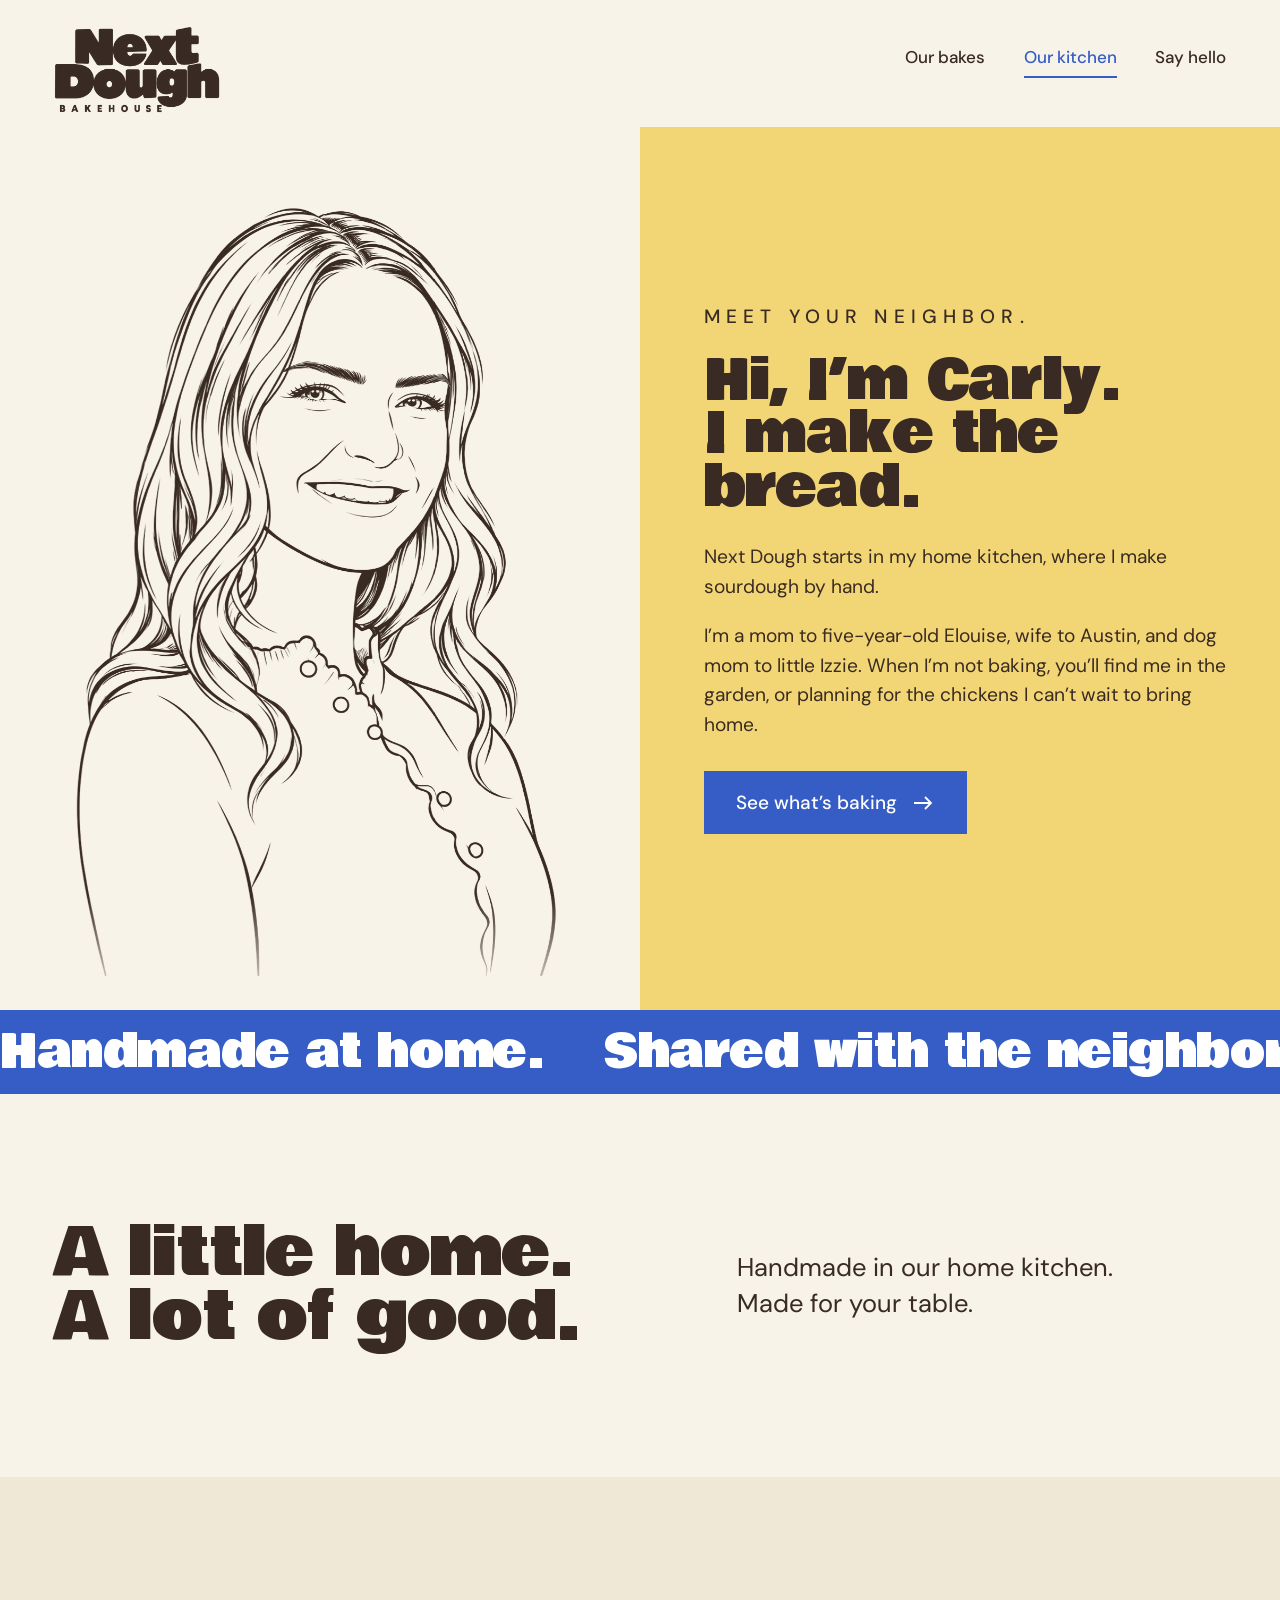
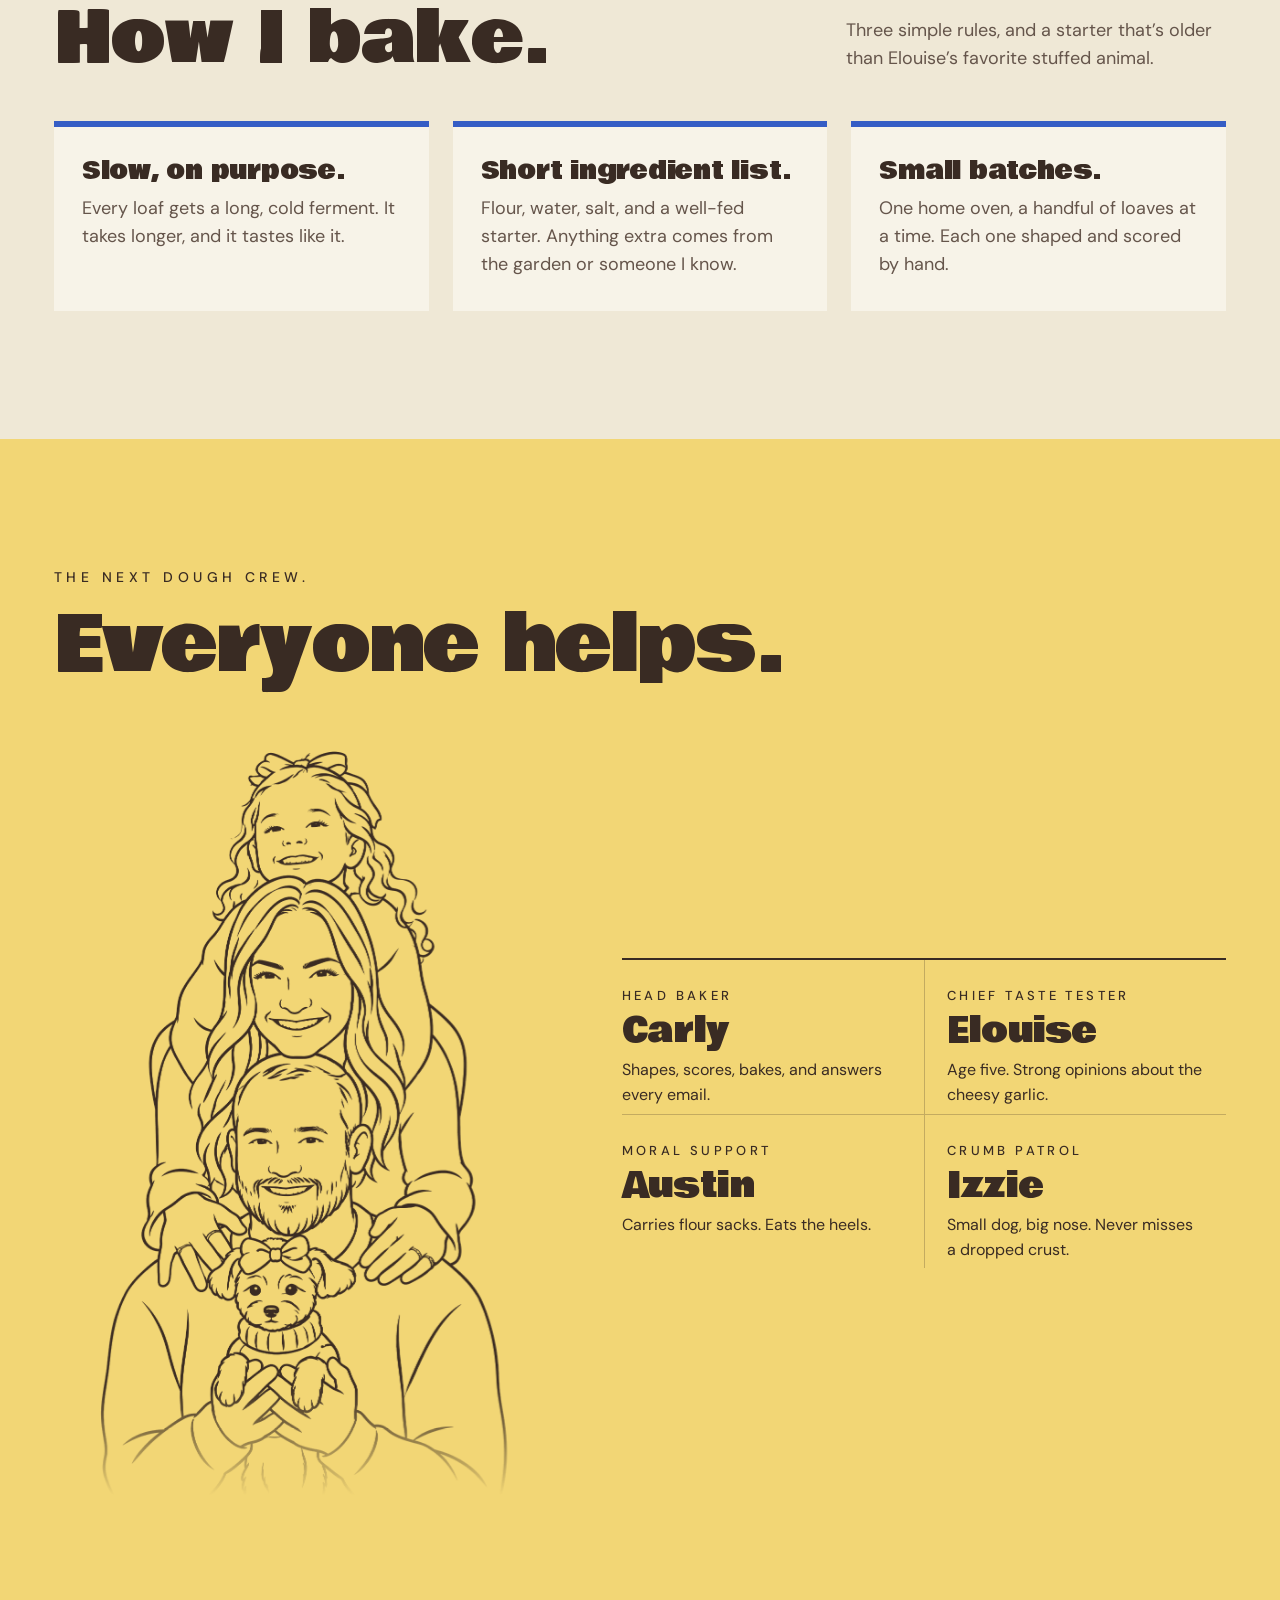
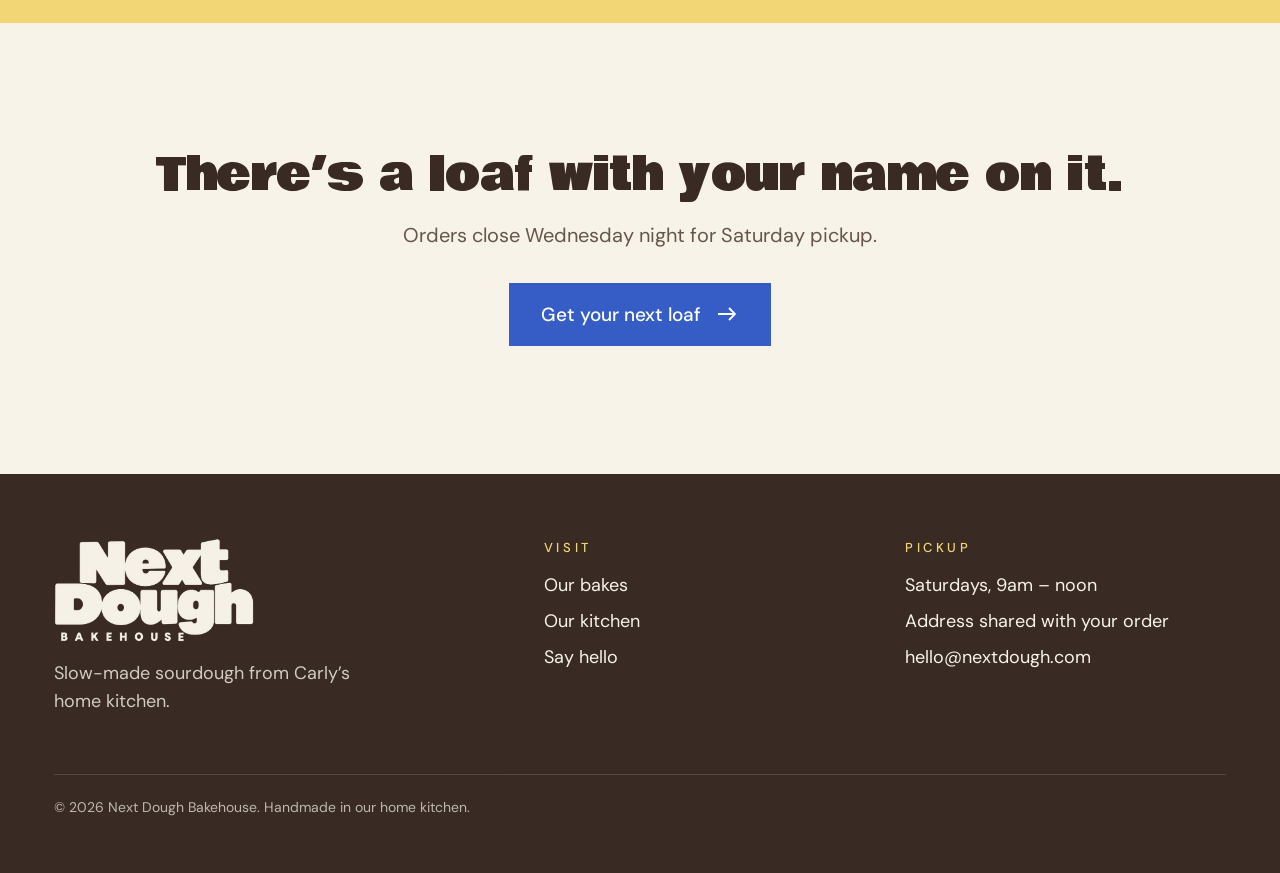
<file: about.html>
<!doctype html>
<html lang="en">
<head>
  <meta charset="utf-8">
  <meta name="viewport" content="width=device-width, initial-scale=1">
  <title>Our kitchen | Next Dough Bakehouse</title>
  <meta name="description" content="Meet Carly, the baker behind Next Dough Bakehouse. Sourdough made by hand in her home kitchen.">
  <link rel="preconnect" href="https://fonts.googleapis.com">
  <link rel="preconnect" href="https://fonts.gstatic.com" crossorigin>
  <link href="https://fonts.googleapis.com/css2?family=Bowlby+One&family=DM+Sans:opsz,wght@9..40,400;9..40,500;9..40,600&display=swap" rel="stylesheet">
  <link rel="stylesheet" href="styles.css">
  <script>document.documentElement.classList.add("js")</script>
</head>
<body>

  <header class="site-header solid">
    <div class="wrap">
      <a class="logo" href="index.html" aria-label="Next Dough Bakehouse home">
        <img class="logo-img" src="assets/logo.webp" width="640" height="333" alt="Next Dough Bakehouse">
      </a>
      <nav class="nav" aria-label="Main">
        <a href="index.html#bakes">Our bakes</a>
        <a href="about.html" aria-current="page">Our kitchen</a>
        <a href="index.html#hello">Say hello</a>
      </nav>
    </div>
  </header>

  <main>
    <section class="about-hero" aria-labelledby="about-title">
      <div class="photo">
        <figure class="line-art carly-portrait carly-portrait--flip">
          <svg class="line-strokes" aria-hidden="true" viewBox="0 0 941 1542" fill="none" stroke="#392b23" stroke-width="4.0" stroke-linecap="round" stroke-linejoin="round"><path pathLength="1" style="--t:0.022" d="M566 45Q555 40 548.5 38.0Q542 36 536.0 35.5Q530 35 529.5 34.5Q529 34 520.0 34.0Q511 34 510.5 34.5Q510 35 506.0 35.5Q502 36 501.0 36.5Q500 37 499.0 38.5Q498 40 491.0 41.5Q484 43 479.0 45.5Q474 48 472.0 48.0Q470 48 470.0 49.0Q470 50 468.5 51.0Q467 52 464.0 52.0Q461 52 460.0 51.0Q459 50 457.5 50.0Q456 50 455.5 50.5Q455 51 454.0 50.5Q453 50 451.5 51.0Q450 52 450.5 52.5Q451 53 451.5 52.5Q452 52 453.0 52.5Q454 53 454.0 53.5Q454 54 453.0 54.0Q452 54 452.0 55.0Q452 56 448.0 56.0Q444 56 443.5 54.0Q443 52 442.0 51.5L441 51"/><path pathLength="1" style="--t:0.025" d="M458 44Q453 42 450.5 42.0Q448 42 447.5 41.5Q447 41 441.0 41.0Q435 41 434.5 40.5Q434 40 430.5 40.5Q427 41 426.5 40.0Q426 39 424.5 39.0L423 39"/><path pathLength="1" style="--t:0.026" d="M404 54Q396 54 395.0 52.5Q394 51 397.0 49.5Q400 48 404.5 47.0Q409 46 409.0 45.0Q409 44 410.0 42.5Q411 41 413.0 41.0Q415 41 415.0 42.5Q415 44 418.0 44.0Q421 44 421.5 43.5Q422 43 422.0 41.5Q422 40 419.0 40.0L416 40"/><path pathLength="1" style="--t:0.027" d="M535 44Q528 42 524.5 42.0Q521 42 520.5 41.5Q520 41 509.5 41.0L499 41"/><path pathLength="1" style="--t:0.029" d="M462 44L459 44"/><path pathLength="1" style="--t:0.029" d="M466 45L463 44"/><path pathLength="1" style="--t:0.029" d="M539 45L542 45"/><path pathLength="1" style="--t:0.030" d="M543 46Q550 47 561.5 51.0L573 55"/><path pathLength="1" style="--t:0.030" d="M442 54Q439 54 437.5 53.0Q436 52 433.5 52.0Q431 52 426.5 50.5Q422 49 417.5 49.0Q413 49 411.5 48.0L410 47"/><path pathLength="1" style="--t:0.034" d="M457 53L455 52"/><path pathLength="1" style="--t:0.034" d="M458 53Q459 53 459.0 52.5Q459 52 459.5 52.5L460 53"/><path pathLength="1" style="--t:0.034" d="M366 57Q368 56 370.0 56.5Q372 57 380.5 54.5Q389 52 391.0 52.0L393 52"/><path pathLength="1" style="--t:0.034" d="M476 53Q471 55 470.5 56.0Q470 57 464.5 59.5Q459 62 458.0 63.0Q457 64 455.0 63.5Q453 63 453.0 60.0L453 57"/><path pathLength="1" style="--t:0.035" d="M484 54Q479 54 475.0 55.5L471 57"/><path pathLength="1" style="--t:0.036" d="M424 55Q430 56 429.0 57.0Q428 58 424.5 57.0Q421 56 419.0 56.0L417 56"/><path pathLength="1" style="--t:0.036" d="M540 63Q528 61 527.5 60.5Q527 60 524.0 60.0Q521 60 520.5 59.5Q520 59 508.5 58.5Q497 58 497.0 57.5Q497 57 498.0 56.0Q499 55 515.5 55.0Q532 55 532.5 55.5Q533 56 536.0 56.0Q539 56 539.5 56.5Q540 57 542.0 57.0Q544 57 544.5 57.5Q545 58 550.5 59.0Q556 60 566.0 63.5Q576 67 588.0 73.0Q600 79 613.0 88.0Q626 97 626.5 97.0Q627 97 627.5 95.5Q628 94 629.0 94.0Q630 94 630.0 93.0Q630 92 626.0 88.5Q622 85 611.0 77.5Q600 70 596.5 68.5Q593 67 592.0 65.5Q591 64 589.0 64.0Q587 64 587.0 64.5Q587 65 586.0 65.5Q585 66 582.5 64.5Q580 63 579.0 63.0L578 63"/><path pathLength="1" style="--t:0.036" d="M574 56Q579 58 580.0 59.5Q581 61 581.5 61.0Q582 61 581.5 61.5L581 62"/><path pathLength="1" style="--t:0.037" d="M444 68Q442 66 442.0 64.5Q442 63 441.5 63.0Q441 63 441.5 62.0Q442 61 441.5 59.5Q441 58 442.0 57.5Q443 57 443.0 57.5L443 58"/><path pathLength="1" style="--t:0.037" d="M422 61Q427 62 429.0 64.0Q431 66 432.5 66.0Q434 66 434.0 67.0Q434 68 435.0 69.0Q436 70 436.5 69.5Q437 69 437.0 67.5Q437 66 437.5 66.0Q438 66 438.0 64.5Q438 63 436.5 62.5Q435 62 434.0 59.5Q433 57 432.0 57.0Q431 57 431.0 57.5Q431 58 430.0 58.5L429 59"/><path pathLength="1" style="--t:0.038" d="M492 58L496 58"/><path pathLength="1" style="--t:0.038" d="M362 58Q365 58 365.5 59.5Q366 61 368.0 59.5L370 58"/><path pathLength="1" style="--t:0.039" d="M434 62L431 60"/><path pathLength="1" style="--t:0.039" d="M389 65Q375 67 373.5 68.5Q372 70 372.0 71.0Q372 72 371.0 72.5Q370 73 368.5 73.0Q367 73 364.0 74.5Q361 76 358.0 76.0Q355 76 353.5 77.0Q352 78 350.5 78.0Q349 78 342.0 81.0Q335 84 332.5 84.5Q330 85 330.0 84.0Q330 83 331.5 81.0Q333 79 338.5 75.5Q344 72 351.5 68.5Q359 65 360.0 63.5Q361 62 360.5 61.0Q360 60 358.5 60.0Q357 60 347.5 65.0Q338 70 330.0 76.0L322 82"/><path pathLength="1" style="--t:0.040" d="M362 63L365 62"/><path pathLength="1" style="--t:0.040" d="M516 66Q507 64 505.0 66.0Q503 68 500.5 68.0Q498 68 497.0 66.5Q496 65 494.0 65.0Q492 65 490.0 63.5Q488 62 480.0 62.5Q472 63 467.5 64.5Q463 66 460.5 66.0Q458 66 458.0 65.5L458 65"/><path pathLength="1" style="--t:0.041" d="M447 65Q446 63 444.5 63.0Q443 63 444.5 64.5L446 66"/><path pathLength="1" style="--t:0.042" d="M447 70Q451 69 452.0 68.0Q453 67 453.0 65.5L453 64"/><path pathLength="1" style="--t:0.042" d="M418 64Q422 64 422.5 65.0Q423 66 423.5 66.0Q424 66 423.5 67.0Q423 68 419.5 67.5Q416 67 414.0 66.0Q412 65 408.0 65.0Q404 65 403.5 64.5Q403 64 401.5 64.0Q400 64 399.5 64.5L399 65"/><path pathLength="1" style="--t:0.042" d="M587 67Q588 67 588.5 66.0L589 65"/><path pathLength="1" style="--t:0.043" d="M457 67L454 67"/><path pathLength="1" style="--t:0.043" d="M439 70Q438 69 438.5 68.0Q439 67 439.5 68.0L440 69"/><path pathLength="1" style="--t:0.043" d="M591 67Q592 67 591.5 68.0Q591 69 590.0 68.5L589 68"/><path pathLength="1" style="--t:0.043" d="M429 77Q428 76 428.5 75.0Q429 74 429.0 71.0Q429 68 427.0 68.0Q425 68 425.0 67.5Q425 67 424.5 67.5L424 68"/><path pathLength="1" style="--t:0.044" d="M390 70Q387 70 386.5 70.5Q386 71 381.0 71.0Q376 71 376.0 69.5L376 68"/><path pathLength="1" style="--t:0.045" d="M420 73L421 69"/><path pathLength="1" style="--t:0.045" d="M426 69Q426 72 425.5 72.5L425 73"/><path pathLength="1" style="--t:0.045" d="M533 73Q521 69 519.5 69.0Q518 69 517.0 70.0Q516 71 512.5 71.0Q509 71 506.0 70.0L503 69"/><path pathLength="1" style="--t:0.045" d="M555 97Q525 82 515.0 78.5Q505 75 502.5 75.0Q500 75 498.5 73.5Q497 72 497.0 70.5L497 69"/><path pathLength="1" style="--t:0.045" d="M403 70L400 70"/><path pathLength="1" style="--t:0.045" d="M407 70L404 70"/><path pathLength="1" style="--t:0.045" d="M415 72L408 70"/><path pathLength="1" style="--t:0.045" d="M399 70L391 70"/><path pathLength="1" style="--t:0.046" d="M443 72L446 71"/><path pathLength="1" style="--t:0.046" d="M496 71Q495 72 487.5 71.5L480 71"/><path pathLength="1" style="--t:0.047" d="M456 74Q462 73 463.5 74.5Q465 76 467.5 76.0Q470 76 471.5 74.0Q473 72 476.0 72.0Q479 72 479.5 73.5Q480 75 481.0 75.0Q482 75 483.0 76.0Q484 77 486.0 77.5Q488 78 487.5 79.0Q487 80 489.0 79.5Q491 79 490.5 79.5Q490 80 491.0 80.5Q492 81 492.0 80.5Q492 80 493.0 80.5Q494 81 494.0 81.5Q494 82 493.0 82.0Q492 82 492.5 82.5Q493 83 492.5 84.5Q492 86 490.5 86.0Q489 86 488.0 83.5Q487 81 485.5 81.5Q484 82 483.5 81.5Q483 81 483.0 79.5L483 78"/><path pathLength="1" style="--t:0.047" d="M746 529Q748 513 749.5 512.0Q751 511 750.5 504.5Q750 498 749.0 497.5Q748 497 748.0 480.0Q748 463 747.5 462.5Q747 462 747.0 457.0Q747 452 746.5 451.5Q746 451 746.0 448.0Q746 445 745.5 444.5Q745 444 745.0 438.0Q745 432 744.5 431.5Q744 431 744.0 429.0Q744 427 741.5 418.5Q739 410 739.0 408.0Q739 406 738.5 405.5Q738 405 736.5 397.5Q735 390 728.0 368.5Q721 347 720.0 345.5Q719 344 718.5 341.5Q718 339 717.0 337.5Q716 336 715.5 333.5Q715 331 714.0 329.5Q713 328 712.0 324.0Q711 320 706.0 308.0Q701 296 700.5 293.5Q700 291 693.5 276.5Q687 262 687.0 261.0Q687 260 685.5 257.5Q684 255 683.0 251.5Q682 248 679.0 242.5Q676 237 676.0 236.0Q676 235 673.0 229.5Q670 224 670.0 223.0Q670 222 668.5 219.0Q667 216 666.0 215.0Q665 214 663.0 209.5Q661 205 660.0 204.0Q659 203 655.0 195.5Q651 188 643.0 176.0Q635 164 627.5 154.5Q620 145 610.0 134.5Q600 124 590.0 115.5Q580 107 570.0 100.0Q560 93 548.5 87.0Q537 81 536.0 81.0Q535 81 530.0 78.5Q525 76 522.5 75.5Q520 75 518.0 73.5L516 72"/><path pathLength="1" style="--t:0.047" d="M430 73L433 76"/><path pathLength="1" style="--t:0.047" d="M471 78Q476 79 476.0 76.0L476 73"/><path pathLength="1" style="--t:0.048" d="M424 74L421 74"/><path pathLength="1" style="--t:0.048" d="M440 74Q434 77 433.5 78.0Q433 79 431.5 78.5L430 78"/><path pathLength="1" style="--t:0.049" d="M479 79L480 76"/><path pathLength="1" style="--t:0.049" d="M400 76Q412 77 412.5 78.0Q413 79 413.5 79.0Q414 79 413.5 79.5Q413 80 413.5 80.5Q414 81 414.0 82.5Q414 84 412.5 84.0Q411 84 411.0 85.5Q411 87 409.5 88.0Q408 89 407.0 89.0Q406 89 406.0 88.0Q406 87 405.0 86.0Q404 85 404.0 83.0Q404 81 397.5 80.5Q391 80 390.5 79.5Q390 79 385.5 79.5L381 80"/><path pathLength="1" style="--t:0.050" d="M443 84Q432 85 433.5 83.0Q435 81 438.5 79.5Q442 78 453.0 77.5L464 77"/><path pathLength="1" style="--t:0.051" d="M357 79Q357 80 355.5 81.0L354 82"/><path pathLength="1" style="--t:0.051" d="M401 108Q399 108 398.5 107.0Q398 106 396.0 106.0Q394 106 388.0 104.0Q382 102 373.0 102.0Q364 102 363.5 102.5Q363 103 358.5 103.5Q354 104 345.0 107.0Q336 110 327.0 114.5Q318 119 317.0 120.0Q316 121 314.5 121.0Q313 121 306.0 125.0Q299 129 293.0 133.5Q287 138 284.5 138.5Q282 139 282.5 136.5Q283 134 293.0 124.5Q303 115 303.0 113.5Q303 112 306.0 111.0Q309 110 318.5 103.0Q328 96 332.0 94.0Q336 92 338.5 90.0Q341 88 347.0 85.0Q353 82 352.5 80.5L352 79"/><path pathLength="1" style="--t:0.053" d="M409 82Q408 81 406.5 81.0L405 81"/><path pathLength="1" style="--t:0.053" d="M523 97Q503 85 499.0 83.5Q495 82 495.0 83.0Q495 84 493.5 85.5Q492 87 492.0 88.5Q492 90 490.0 90.5Q488 91 488.5 90.0L489 89"/><path pathLength="1" style="--t:0.054" d="M426 85Q426 86 425.5 86.0Q425 86 424.5 85.0Q424 84 422.5 83.5Q421 83 420.5 84.0Q420 85 418.5 85.0Q417 85 417.5 86.5Q418 88 419.0 88.0Q420 88 420.0 87.0Q420 86 419.5 86.0L419 86"/><path pathLength="1" style="--t:0.054" d="M394 84Q402 85 403.5 87.0Q405 89 403.5 89.0Q402 89 401.0 87.5L400 86"/><path pathLength="1" style="--t:0.055" d="M427 88Q426 88 426.0 87.5Q426 87 427.0 86.0Q428 85 429.5 85.0Q431 85 431.0 86.5Q431 88 430.5 88.5Q430 89 429.0 88.5Q428 88 427.5 88.5Q427 89 427.5 89.5L428 90"/><path pathLength="1" style="--t:0.055" d="M502 103Q486 94 486.5 89.5L487 85"/><path pathLength="1" style="--t:0.055" d="M467 85Q471 85 475.5 86.5Q480 88 479.0 89.0Q478 90 474.5 89.0Q471 88 469.0 88.0L467 88"/><path pathLength="1" style="--t:0.055" d="M216 204Q221 195 222.5 194.0Q224 193 224.0 192.0Q224 191 225.0 190.5Q226 190 226.0 189.0Q226 188 229.0 185.5Q232 183 232.0 182.0Q232 181 233.5 179.5Q235 178 237.5 173.5Q240 169 251.5 154.0Q263 139 271.0 131.0Q279 123 280.0 123.0Q281 123 281.0 121.0Q281 119 289.0 112.0Q297 105 303.5 101.0Q310 97 313.0 94.5Q316 92 322.5 88.5L329 85"/><path pathLength="1" style="--t:0.056" d="M423 88Q423 89 422.0 89.0Q421 89 421.0 88.0Q421 87 421.5 87.0L422 87"/><path pathLength="1" style="--t:0.057" d="M392 88Q395 88 397.5 90.0Q400 92 399.5 93.0Q399 94 398.0 94.0Q397 94 396.5 93.0Q396 92 394.5 91.5L393 91"/><path pathLength="1" style="--t:0.057" d="M441 101Q445 101 446.0 102.0Q447 103 449.0 103.0Q451 103 451.5 103.5Q452 104 454.5 103.5Q457 103 455.5 100.5Q454 98 450.5 97.5Q447 97 446.5 96.5Q446 96 439.5 96.0Q433 96 432.5 96.5Q432 97 427.5 97.5Q423 98 420.5 99.5Q418 101 417.0 101.0Q416 101 415.5 100.0Q415 99 417.0 96.5Q419 94 415.5 91.0L412 88"/><path pathLength="1" style="--t:0.058" d="M485 91Q484 91 483.5 90.0Q483 89 482.0 89.0Q481 89 481.0 89.5Q481 90 480.0 90.5L479 91"/><path pathLength="1" style="--t:0.058" d="M413 94L408 90"/><path pathLength="1" style="--t:0.058" d="M411 96Q408 96 406.5 94.5Q405 93 404.5 91.5L404 90"/><path pathLength="1" style="--t:0.059" d="M420 91Q421 91 420.5 92.0L420 93"/><path pathLength="1" style="--t:0.059" d="M450 91Q455 91 457.5 92.0Q460 93 461.0 93.0Q462 93 462.5 92.0Q463 91 467.0 91.5Q471 92 474.0 93.0Q477 94 482.5 97.0L488 100"/><path pathLength="1" style="--t:0.060" d="M491 92Q489 92 489.0 93.0L489 94"/><path pathLength="1" style="--t:0.060" d="M566 154Q555 141 545.0 131.0Q535 121 523.0 112.0Q511 103 511.5 101.0Q512 99 512.5 99.0Q513 99 512.5 98.0Q512 97 511.0 96.5Q510 96 507.5 96.0Q505 96 505.0 95.5Q505 95 503.0 93.5Q501 92 498.0 93.0Q495 94 494.5 93.0Q494 92 494.5 92.0L495 92"/><path pathLength="1" style="--t:0.060" d="M405 104Q403 101 402.5 101.0Q402 101 402.0 100.5Q402 100 403.0 99.5Q404 99 404.0 96.5Q404 94 402.5 93.5Q401 93 400.5 93.5Q400 94 400.5 94.5L401 95"/><path pathLength="1" style="--t:0.060" d="M531 136Q504 114 499.5 111.0Q495 108 490.5 106.0Q486 104 485.0 103.0Q484 102 483.5 102.0Q483 102 482.0 104.0Q481 106 480.0 106.0Q479 106 478.5 104.5Q478 103 477.5 103.0Q477 103 477.0 102.0Q477 101 476.0 100.0Q475 99 474.0 99.0Q473 99 472.5 98.0Q472 97 470.0 96.5Q468 96 467.0 94.5Q466 93 464.5 93.5L463 94"/><path pathLength="1" style="--t:0.061" d="M500 96Q498 95 498.0 94.5Q498 94 497.5 94.5L497 95"/><path pathLength="1" style="--t:0.061" d="M367 95Q372 95 372.5 94.5Q373 94 379.5 94.5Q386 95 386.5 95.5Q387 96 388.5 96.0Q390 96 391.0 97.5Q392 99 394.0 99.0Q396 99 396.0 98.0Q396 97 395.0 96.0Q394 95 392.5 95.0L391 95"/><path pathLength="1" style="--t:0.061" d="M621 108Q622 108 640.5 127.0Q659 146 668.5 158.5Q678 171 683.0 179.0Q688 187 690.0 191.5Q692 196 693.0 197.0Q694 198 700.5 211.0Q707 224 707.0 225.0Q707 226 712.0 237.5Q717 249 717.5 251.5Q718 254 719.0 255.5Q720 257 725.0 272.0Q730 287 730.0 288.5Q730 290 734.0 302.0Q738 314 738.0 315.5Q738 317 739.0 319.0Q740 321 740.0 322.5Q740 324 742.0 330.0Q744 336 744.0 337.5Q744 339 745.0 341.0Q746 343 746.0 344.5Q746 346 747.0 348.0Q748 350 748.0 351.5Q748 353 750.0 358.0Q752 363 752.0 364.5Q752 366 754.5 372.5Q757 379 757.0 380.5Q757 382 759.5 389.0Q762 396 764.0 395.5Q766 395 766.0 392.0Q766 389 765.0 386.5Q764 384 762.5 375.0Q761 366 760.0 363.5Q759 361 759.0 359.0Q759 357 757.5 352.5Q756 348 756.0 346.0Q756 344 755.5 343.5Q755 343 751.5 327.5Q748 312 747.0 310.0Q746 308 744.0 299.5Q742 291 740.0 286.5Q738 282 733.5 267.5Q729 253 725.5 245.0Q722 237 722.0 235.0Q722 233 721.5 233.0Q721 233 720.0 231.5Q719 230 719.0 227.5Q719 225 719.5 225.0Q720 225 720.5 224.0Q721 223 719.5 221.0Q718 219 717.0 219.0Q716 219 713.5 213.0Q711 207 710.0 206.0Q709 205 706.5 199.5Q704 194 701.0 189.5Q698 185 696.0 180.5Q694 176 681.0 156.0Q668 136 659.5 126.0Q651 116 643.5 109.0Q636 102 635.5 99.0Q635 96 634.0 95.0Q633 94 631.0 94.5Q629 95 628.5 96.0Q628 97 629.0 96.5L630 96"/><path pathLength="1" style="--t:0.063" d="M507 97Q506 100 505.5 100.0L505 100"/><path pathLength="1" style="--t:0.063" d="M502 97Q501 97 502.0 98.0Q503 99 503.5 99.0Q504 99 504.5 98.0L505 97"/><path pathLength="1" style="--t:0.064" d="M633 100Q632 100 632.5 99.0Q633 98 633.5 98.0Q634 98 634.0 98.5L634 99"/><path pathLength="1" style="--t:0.064" d="M405 99Q406 99 405.0 99.5L404 100"/><path pathLength="1" style="--t:0.064" d="M577 156Q569 145 556.0 132.0Q543 119 534.0 112.0Q525 105 519.5 102.0L514 99"/><path pathLength="1" style="--t:0.065" d="M476 102Q475 102 474.5 103.0Q474 104 473.0 104.0Q472 104 472.5 102.0L473 100"/><path pathLength="1" style="--t:0.065" d="M421 106Q418 106 413.5 107.5Q409 109 408.5 108.0Q408 107 411.0 104.5Q414 102 414.0 101.0L414 100"/><path pathLength="1" style="--t:0.065" d="M635 102Q634 101 632.0 101.0L630 101"/><path pathLength="1" style="--t:0.065" d="M479 103Q480 101 481.0 101.0Q482 101 481.0 102.0L480 103"/><path pathLength="1" style="--t:0.065" d="M404 107Q400 104 400.0 102.5Q400 101 401.0 101.5Q402 102 401.5 102.5L401 103"/><path pathLength="1" style="--t:0.067" d="M510 148Q507 143 502.0 137.5Q497 132 497.0 131.0Q497 130 494.5 128.0Q492 126 492.0 125.0Q492 124 490.5 123.0Q489 122 485.5 122.0Q482 122 481.5 120.5Q481 119 479.5 117.5Q478 116 474.0 114.0Q470 112 468.0 110.0Q466 108 466.0 106.5Q466 105 464.5 105.0Q463 105 460.5 104.0L458 103"/><path pathLength="1" style="--t:0.069" d="M522 144Q499 120 490.0 113.5L481 107"/><path pathLength="1" style="--t:0.070" d="M428 111Q427 110 421.5 110.0Q416 110 414.0 111.0Q412 112 410.5 112.0Q409 112 408.5 111.0Q408 110 407.5 110.0Q407 110 407.0 109.0L407 108"/><path pathLength="1" style="--t:0.070" d="M370 108Q383 108 383.5 108.5Q384 109 385.5 109.0Q387 109 388.0 110.5Q389 112 392.0 112.0Q395 112 394.5 112.5Q394 113 394.5 114.5L395 116"/><path pathLength="1" style="--t:0.072" d="M374 112Q379 113 379.0 112.0Q379 111 378.5 111.0L378 111"/><path pathLength="1" style="--t:0.072" d="M289 119Q299 112 300.5 111.5L302 111"/><path pathLength="1" style="--t:0.072" d="M374 114Q383 115 381.5 113.0L380 111"/><path pathLength="1" style="--t:0.072" d="M406 124Q404 124 402.5 125.0Q401 126 400.0 125.5Q399 125 398.5 124.0Q398 123 398.5 121.5Q399 120 401.5 118.0Q404 116 405.0 113.5L406 111"/><path pathLength="1" style="--t:0.073" d="M395 119Q389 115 389.0 114.0L389 113"/><path pathLength="1" style="--t:0.074" d="M431 114Q432 115 435.0 115.0Q438 115 440.5 116.5Q443 118 445.5 117.5L448 117"/><path pathLength="1" style="--t:0.075" d="M385 116Q387 116 387.0 116.5L387 117"/><path pathLength="1" style="--t:0.076" d="M384 120L384 117"/><path pathLength="1" style="--t:0.076" d="M417 119Q429 118 429.5 118.5Q430 119 434.0 119.5Q438 120 438.5 118.5L439 117"/><path pathLength="1" style="--t:0.076" d="M364 117Q377 117 377.0 117.5Q377 118 376.5 118.0Q376 118 376.0 118.5Q376 119 375.0 119.0Q374 119 374.0 118.5Q374 118 373.0 119.0Q372 120 364.5 120.0L357 120"/><path pathLength="1" style="--t:0.077" d="M375 121Q375 120 377.0 120.0Q379 120 378.5 119.0L378 118"/><path pathLength="1" style="--t:0.077" d="M392 120Q388 118 389.0 120.0Q390 122 390.5 122.0L391 122"/><path pathLength="1" style="--t:0.077" d="M473 139Q459 126 458.0 126.0Q457 126 456.5 125.0Q456 124 453.5 124.5Q451 125 450.0 124.0Q449 123 448.0 123.0Q447 123 445.5 122.0Q444 121 444.0 120.0L444 119"/><path pathLength="1" style="--t:0.078" d="M282 121Q285 122 286.5 121.0L288 120"/><path pathLength="1" style="--t:0.078" d="M376 121Q377 122 377.5 121.5Q378 121 380.0 121.5Q382 122 382.0 123.5L382 125"/><path pathLength="1" style="--t:0.079" d="M314 125L315 122"/><path pathLength="1" style="--t:0.080" d="M486 124Q486 123 485.0 123.5Q484 124 483.5 123.5L483 123"/><path pathLength="1" style="--t:0.080" d="M386 125Q387 123 388.5 123.5L390 124"/><path pathLength="1" style="--t:0.080" d="M391 138Q391 135 392.5 132.5Q394 130 395.5 129.0Q397 128 397.0 125.5L397 123"/><path pathLength="1" style="--t:0.080" d="M548 201Q534 173 529.0 167.0Q524 161 521.0 156.0Q518 151 512.5 144.0Q507 137 500.0 130.5L493 124"/><path pathLength="1" style="--t:0.081" d="M453 127Q453 126 454.0 125.5L455 125"/><path pathLength="1" style="--t:0.081" d="M388 129Q386 128 385.5 127.0Q385 126 384.0 126.0Q383 126 383.0 127.0Q383 128 380.5 128.0Q378 128 377.5 127.5Q377 127 374.5 127.0Q372 127 369.0 126.0Q366 125 358.0 125.0Q350 125 349.5 125.5Q349 126 344.5 126.5Q340 127 331.0 130.0Q322 133 312.0 138.5Q302 144 287.5 156.5L273 169"/><path pathLength="1" style="--t:0.082" d="M543 221Q519 170 513.0 160.5Q507 151 500.5 143.0Q494 135 493.5 133.5Q493 132 490.5 130.0Q488 128 488.5 127.0Q489 126 490.0 126.0Q491 126 490.5 126.5L490 127"/><path pathLength="1" style="--t:0.082" d="M604 325Q609 346 610.0 348.0Q611 350 611.5 353.5Q612 357 614.0 362.5Q616 368 615.5 369.5Q615 371 614.0 371.0Q613 371 612.0 370.0Q611 369 605.5 357.5Q600 346 596.5 340.5Q593 335 586.0 326.0Q579 317 567.0 303.5Q555 290 547.0 278.5Q539 267 536.0 261.0Q533 255 532.0 254.0Q531 253 511.5 213.5Q492 174 486.5 165.5Q481 157 475.5 150.0Q470 143 463.0 136.5Q456 130 456.0 128.5Q456 127 456.5 127.5Q457 128 457.5 127.5L458 127"/><path pathLength="1" style="--t:0.083" d="M387 132Q384 128 383.0 129.0Q382 130 381.5 130.0Q381 130 381.0 129.5L381 129"/><path pathLength="1" style="--t:0.084" d="M418 133Q417 130 415.5 130.0L414 130"/><path pathLength="1" style="--t:0.085" d="M421 131Q426 131 427.0 131.5L428 132"/><path pathLength="1" style="--t:0.085" d="M383 137Q380 131 381.5 131.0Q383 131 383.0 131.5Q383 132 382.5 132.0Q382 132 382.5 132.5L383 133"/><path pathLength="1" style="--t:0.085" d="M406 139Q414 135 413.5 133.0Q413 131 410.0 131.5Q407 132 404.0 133.5Q401 135 396.0 139.0L391 143"/><path pathLength="1" style="--t:0.086" d="M411 141Q425 137 427.0 135.0Q429 133 432.0 133.5L435 134"/><path pathLength="1" style="--t:0.088" d="M427 140Q434 140 435.0 139.0Q436 138 436.0 136.5Q436 135 438.0 135.0Q440 135 443.0 136.0Q446 137 447.0 138.0Q448 139 449.0 141.5Q450 144 447.0 144.5Q444 145 443.5 144.5Q443 144 437.0 144.0Q431 144 430.5 143.5Q430 143 428.0 143.0Q426 143 422.5 144.0L419 145"/><path pathLength="1" style="--t:0.089" d="M383 146Q372 140 368.0 139.5Q364 139 363.5 138.5Q363 138 360.0 138.0Q357 138 356.5 137.5Q356 137 352.0 137.0Q348 137 347.5 137.5Q347 138 342.5 138.0Q338 138 330.0 140.5Q322 143 321.0 144.5Q320 146 319.0 146.0Q318 146 316.0 148.0Q314 150 313.5 150.0Q313 150 313.0 148.0Q313 146 312.5 146.5L312 147"/><path pathLength="1" style="--t:0.091" d="M319 140Q313 143 312.5 144.0Q312 145 310.0 146.5Q308 148 309.0 148.5Q310 149 310.0 148.5L310 148"/><path pathLength="1" style="--t:0.091" d="M254 169Q272 150 274.5 146.5Q277 143 279.0 141.5L281 140"/><path pathLength="1" style="--t:0.093" d="M434 152Q443 155 446.0 155.0Q449 155 456.5 158.5Q464 162 465.5 163.5Q467 165 470.0 165.0Q473 165 473.0 163.5Q473 162 466.5 155.5Q460 149 455.5 146.5L451 144"/><path pathLength="1" style="--t:0.094" d="M426 146Q429 146 429.5 145.5L430 145"/><path pathLength="1" style="--t:0.094" d="M550 182Q537 162 530.0 153.5L523 145"/><path pathLength="1" style="--t:0.094" d="M367 147Q357 146 356.5 145.5Q356 145 353.0 145.0Q350 145 349.0 146.5Q348 148 343.0 148.0Q338 148 337.5 149.0Q337 150 331.0 150.5Q325 151 324.5 151.5Q324 152 322.5 152.0Q321 152 321.0 150.0Q321 148 320.5 147.5L320 147"/><path pathLength="1" style="--t:0.096" d="M359 149L349 148"/><path pathLength="1" style="--t:0.097" d="M353 152Q349 151 348.0 150.0L347 149"/><path pathLength="1" style="--t:0.097" d="M327 161Q320 162 317.5 163.5Q315 165 311.5 166.0Q308 167 307.0 166.0Q306 165 305.0 162.0Q304 159 305.5 157.0Q307 155 309.5 154.5Q312 154 311.0 152.0L310 150"/><path pathLength="1" style="--t:0.098" d="M678 154L676 151"/><path pathLength="1" style="--t:0.098" d="M347 154Q340 154 338.5 152.5L337 151"/><path pathLength="1" style="--t:0.098" d="M325 159Q316 160 315.5 159.5Q315 159 315.0 157.5Q315 156 314.0 155.0Q313 154 313.0 152.5L313 151"/><path pathLength="1" style="--t:0.101" d="M312 160L312 155"/><path pathLength="1" style="--t:0.101" d="M473 182Q470 177 464.0 171.0Q458 165 454.0 162.0Q450 159 448.5 158.5Q447 158 446.5 157.0L446 156"/><path pathLength="1" style="--t:0.104" d="M211 260Q199 283 194.0 298.0Q189 313 188.0 314.5Q187 316 186.5 319.5Q186 323 185.5 323.0Q185 323 185.0 325.0Q185 327 186.0 328.0Q187 329 188.5 328.0Q190 327 190.0 325.5Q190 324 191.5 323.0Q193 322 194.0 318.0Q195 314 196.0 312.0Q197 310 197.5 310.0Q198 310 198.0 308.5Q198 307 198.5 306.5Q199 306 200.5 306.0Q202 306 202.0 304.5Q202 303 207.0 292.0Q212 281 213.0 280.0Q214 279 217.0 272.5Q220 266 226.0 256.0Q232 246 233.5 244.5Q235 243 237.0 239.0Q239 235 239.5 235.0Q240 235 240.5 233.5Q241 232 242.5 230.0Q244 228 245.5 227.0Q247 226 247.5 224.5Q248 223 250.0 223.0Q252 223 253.0 222.0Q254 221 254.5 219.5Q255 218 258.0 214.0Q261 210 261.0 209.0Q261 208 262.5 206.5Q264 205 266.0 201.5Q268 198 271.5 193.5Q275 189 278.5 186.0Q282 183 282.5 179.5Q283 176 284.0 175.0Q285 174 286.0 174.0Q287 174 287.0 173.0Q287 172 290.0 169.5Q293 167 294.0 167.0Q295 167 295.5 165.5Q296 164 297.0 164.0Q298 164 299.5 162.0Q301 160 302.0 160.0L303 160"/><path pathLength="1" style="--t:0.104" d="M307 162Q306 162 307.0 162.5Q308 163 311.5 162.0L315 161"/><path pathLength="1" style="--t:0.104" d="M592 161Q611 188 611.5 189.5Q612 191 616.5 197.5Q621 204 626.0 214.0Q631 224 632.0 225.0Q633 226 633.5 226.0Q634 226 634.5 224.0L635 222"/><path pathLength="1" style="--t:0.107" d="M307 168Q303 170 301.0 167.5L299 165"/><path pathLength="1" style="--t:0.107" d="M590 468Q589 448 588.5 447.5Q588 447 587.0 439.0Q586 431 585.0 428.5Q584 426 584.0 424.5Q584 423 585.5 422.5Q587 422 587.0 421.5Q587 421 586.0 420.0Q585 419 584.0 419.0Q583 419 583.0 417.5Q583 416 581.5 413.5Q580 411 579.5 409.0Q579 407 575.5 402.5Q572 398 572.0 396.5Q572 395 571.0 392.5Q570 390 566.0 384.0Q562 378 560.5 374.5Q559 371 557.0 368.5Q555 366 548.0 353.0Q541 340 539.5 339.0Q538 338 538.0 336.0Q538 334 532.5 323.0Q527 312 524.5 305.0Q522 298 521.0 297.0Q520 296 520.0 295.0Q520 294 519.0 293.5Q518 293 517.0 291.5Q516 290 515.5 287.0Q515 284 513.5 280.5Q512 277 511.5 273.5Q511 270 510.0 268.0Q509 266 509.0 264.5Q509 263 507.0 258.0Q505 253 504.5 249.5Q504 246 501.5 239.0Q499 232 499.0 230.5Q499 229 496.5 221.5Q494 214 492.5 211.5Q491 209 491.0 206.5Q491 204 489.5 200.5Q488 197 487.0 192.5Q486 188 483.0 181.5Q480 175 478.5 173.5Q477 172 476.5 169.5Q476 167 475.0 166.0L474 165"/><path pathLength="1" style="--t:0.109" d="M298 172Q299 172 299.0 171.5Q299 171 298.0 170.5Q297 170 296.5 169.0L296 168"/><path pathLength="1" style="--t:0.109" d="M470 168Q474 172 475.0 171.5Q476 171 475.5 172.0L475 173"/><path pathLength="1" style="--t:0.110" d="M247 178L253 170"/><path pathLength="1" style="--t:0.111" d="M289 181L302 171"/><path pathLength="1" style="--t:0.117" d="M286 182Q285 180 284.0 180.5Q283 181 283.5 182.0Q284 183 284.5 182.5L285 182"/><path pathLength="1" style="--t:0.119" d="M485 203Q480 191 477.0 187.0L474 183"/><path pathLength="1" style="--t:0.119" d="M229 189L232 184"/><path pathLength="1" style="--t:0.119" d="M242 184Q233 198 229.0 203.0Q225 208 221.5 214.5Q218 221 217.0 221.5Q216 222 215.5 223.0Q215 224 214.5 223.5L214 223"/><path pathLength="1" style="--t:0.121" d="M614 277Q608 265 602.5 257.0Q597 249 595.5 245.5Q594 242 586.0 230.5Q578 219 577.5 217.5Q577 216 575.5 215.0Q574 214 574.0 213.0Q574 212 573.0 211.5Q572 211 571.5 209.5Q571 208 569.5 207.0Q568 206 564.0 198.5Q560 191 558.5 190.0Q557 189 557.0 188.0Q557 187 556.5 186.5Q556 186 554.5 186.0Q553 186 553.0 187.0Q553 188 554.0 187.5L555 187"/><path pathLength="1" style="--t:0.123" d="M642 443Q642 439 641.5 438.5Q641 438 641.0 431.0Q641 424 640.5 423.5Q640 423 640.0 421.5Q640 420 641.0 419.5Q642 419 642.0 416.0Q642 413 641.5 412.5Q641 412 641.0 409.0Q641 406 640.0 403.0Q639 400 639.5 396.5Q640 393 639.0 389.5Q638 386 636.5 385.5Q635 385 634.5 380.0Q634 375 632.5 372.0Q631 369 631.0 367.5Q631 366 629.5 361.5Q628 357 626.5 354.5Q625 352 625.0 350.5Q625 349 623.0 344.5Q621 340 619.5 339.0Q618 338 617.0 338.0Q616 338 615.5 335.5Q615 333 610.5 322.5Q606 312 604.0 305.5Q602 299 599.0 293.0Q596 287 595.5 284.5Q595 282 594.0 280.5Q593 279 591.5 274.0Q590 269 588.0 265.5Q586 262 585.0 258.5Q584 255 578.5 244.0Q573 233 571.5 228.5Q570 224 569.0 223.0Q568 222 561.5 208.5Q555 195 554.0 194.0Q553 193 553.0 191.0Q553 189 553.5 189.5Q554 190 555.0 189.5L556 189"/><path pathLength="1" style="--t:0.127" d="M187 287Q187 283 189.5 277.0Q192 271 192.0 269.5Q192 268 191.0 267.5Q190 267 190.0 266.5Q190 266 192.0 265.0Q194 264 194.5 261.5Q195 259 198.5 253.5Q202 248 202.5 246.0Q203 244 204.5 242.0Q206 240 208.5 234.0Q211 228 212.0 227.0Q213 226 213.5 222.0Q214 218 219.0 207.5Q224 197 223.0 196.5L222 196"/><path pathLength="1" style="--t:0.132" d="M575 223Q572 217 572.0 216.0Q572 215 571.0 214.0Q570 213 568.0 208.5L566 204"/><path pathLength="1" style="--t:0.134" d="M490 207L487 206"/><path pathLength="1" style="--t:0.143" d="M605 221Q614 236 616.0 240.5Q618 245 620.5 248.5Q623 252 628.0 262.0Q633 272 636.0 276.5Q639 281 651.5 305.0Q664 329 664.0 330.0Q664 331 665.5 333.5Q667 336 668.5 341.0Q670 346 671.0 347.5Q672 349 672.0 350.5Q672 352 673.0 353.5Q674 355 676.5 363.5Q679 372 681.0 372.0Q683 372 683.0 367.5Q683 363 684.0 362.5Q685 362 685.0 360.5Q685 359 683.0 354.5Q681 350 679.5 343.5Q678 337 676.5 334.5Q675 332 674.5 329.0Q674 326 669.5 315.5Q665 305 662.5 295.5Q660 286 656.0 276.5Q652 267 652.0 265.0Q652 263 652.5 262.5Q653 262 652.5 259.5L652 257"/><path pathLength="1" style="--t:0.145" d="M251 225Q251 224 250.5 224.5Q250 225 249.5 224.5L249 224"/><path pathLength="1" style="--t:0.145" d="M579 231L576 224"/><path pathLength="1" style="--t:0.146" d="M758 329Q750 294 746.0 282.0Q742 270 741.0 268.5Q740 267 735.0 253.5Q730 240 727.5 236.5Q725 233 725.0 231.5Q725 230 723.5 227.5L722 225"/><path pathLength="1" style="--t:0.147" d="M232 260Q232 258 233.0 256.0Q234 254 234.5 254.0Q235 254 235.5 252.0Q236 250 236.5 250.0Q237 250 238.0 247.5Q239 245 241.5 243.0Q244 241 243.5 238.5Q243 236 245.0 237.5Q247 239 248.0 238.0Q249 237 249.0 235.5Q249 234 250.0 232.0Q251 230 250.5 228.5Q250 227 249.0 226.5L248 226"/><path pathLength="1" style="--t:0.147" d="M639 238L634 227"/><path pathLength="1" style="--t:0.152" d="M596 269Q595 265 592.5 260.5Q590 256 590.0 255.0Q590 254 585.5 245.5Q581 237 581.0 235.5Q581 234 582.0 234.5Q583 235 582.5 235.5L582 236"/><path pathLength="1" style="--t:0.155" d="M649 263Q649 261 647.5 258.5Q646 256 646.0 254.5Q646 253 642.5 246.0L639 239"/><path pathLength="1" style="--t:0.156" d="M245 244Q245 241 245.5 240.5L246 240"/><path pathLength="1" style="--t:0.159" d="M245 245Q242 249 240.5 248.5L239 248"/><path pathLength="1" style="--t:0.163" d="M242 253Q242 252 240.5 252.0Q239 252 238.5 251.5L238 251"/><path pathLength="1" style="--t:0.165" d="M242 254L241 258"/><path pathLength="1" style="--t:0.165" d="M226 283Q229 273 229.5 273.0Q230 273 230.0 272.0Q230 271 230.5 271.0Q231 271 232.0 267.0Q233 263 233.5 263.0Q234 263 234.5 260.5Q235 258 235.5 258.0Q236 258 236.0 256.5L236 255"/><path pathLength="1" style="--t:0.168" d="M240 259Q239 261 237.5 261.0L236 261"/><path pathLength="1" style="--t:0.170" d="M239 262Q238 264 236.5 264.0L235 264"/><path pathLength="1" style="--t:0.172" d="M236 272Q236 271 237.0 270.5Q238 270 238.0 267.5L238 265"/><path pathLength="1" style="--t:0.173" d="M164 357Q165 334 165.5 333.5Q166 333 166.0 331.0Q166 329 166.5 328.5Q167 328 167.0 326.0Q167 324 168.0 322.0Q169 320 169.5 316.5Q170 313 174.0 301.5Q178 290 183.5 278.5L189 267"/><path pathLength="1" style="--t:0.177" d="M236 273Q234 274 234.5 274.5Q235 275 235.0 276.5Q235 278 234.0 281.0L233 284"/><path pathLength="1" style="--t:0.183" d="M220 384Q219 383 219.0 368.5Q219 354 220.0 353.5Q221 353 221.0 349.5Q221 346 220.5 345.5Q220 345 220.5 335.5Q221 326 221.5 325.5Q222 325 223.5 316.0Q225 307 227.0 305.5Q229 304 229.5 299.0Q230 294 231.0 291.5Q232 289 232.0 287.0Q232 285 230.0 283.5L228 282"/><path pathLength="1" style="--t:0.187" d="M526 289Q527 293 528.0 294.0Q529 295 533.0 302.5Q537 310 539.5 313.0Q542 316 545.0 321.0Q548 326 560.5 342.0Q573 358 579.5 368.5Q586 379 590.0 387.0Q594 395 594.0 396.0Q594 397 597.0 403.5Q600 410 600.0 411.5Q600 413 602.0 419.0Q604 425 604.0 427.0Q604 429 606.0 432.5Q608 436 608.5 447.0Q609 458 610.0 458.5Q611 459 613.0 457.0Q615 455 615.0 445.0Q615 435 614.5 434.5Q614 434 614.0 431.0Q614 428 613.5 427.5Q613 427 611.5 418.5L610 410"/><path pathLength="1" style="--t:0.189" d="M516 296L516 292"/><path pathLength="1" style="--t:0.192" d="M522 316Q517 301 517.0 299.0Q517 297 518.0 296.5L519 296"/><path pathLength="1" style="--t:0.195" d="M657 300L659 306"/><path pathLength="1" style="--t:0.197" d="M181 304Q178 312 178.0 313.5Q178 315 175.5 323.5Q173 332 173.0 334.5Q173 337 172.5 337.5Q172 338 172.0 343.5Q172 349 171.5 349.5Q171 350 171.0 355.0Q171 360 170.5 360.5Q170 361 170.0 366.5Q170 372 170.5 372.5Q171 373 171.5 381.0Q172 389 172.5 389.5Q173 390 174.0 396.5Q175 403 177.5 410.5Q180 418 185.0 429.0Q190 440 192.0 446.0Q194 452 194.0 453.5Q194 455 195.5 458.0Q197 461 198.5 469.0Q200 477 202.5 477.0Q205 477 205.5 476.0Q206 475 205.5 467.0Q205 459 204.5 458.5Q204 458 203.5 450.5Q203 443 202.5 442.5Q202 442 202.0 440.0Q202 438 201.0 435.0Q200 432 199.5 425.0Q199 418 198.5 417.0L198 416"/><path pathLength="1" style="--t:0.198" d="M226 379Q226 377 224.5 376.0Q223 375 223.0 370.5Q223 366 224.5 365.5Q226 365 226.0 363.5Q226 362 228.0 360.5Q230 359 230.0 357.5Q230 356 228.5 355.0Q227 354 227.5 350.5Q228 347 228.5 346.5Q229 346 229.5 336.5Q230 327 230.5 326.5Q231 326 231.0 318.0Q231 310 231.5 308.5Q232 307 231.0 306.0L230 305"/><path pathLength="1" style="--t:0.199" d="M203 310Q203 307 202.5 307.5Q202 308 201.5 307.5L201 307"/><path pathLength="1" style="--t:0.201" d="M197 406Q197 403 196.0 400.5Q195 398 195.0 395.5Q195 393 194.5 392.5Q194 392 194.0 387.5Q194 383 193.5 382.5Q193 382 193.0 371.5Q193 361 193.5 360.5Q194 360 194.0 355.5Q194 351 194.5 350.5Q195 350 195.5 344.0Q196 338 196.5 337.5Q197 337 197.5 332.5Q198 328 200.0 321.0Q202 314 202.0 312.5Q202 311 200.5 310.5L199 310"/><path pathLength="1" style="--t:0.207" d="M527 331Q527 328 525.0 323.5L523 319"/><path pathLength="1" style="--t:0.208" d="M489 321Q497 321 496.5 321.5Q496 322 496.0 324.0Q496 326 491.0 326.5Q486 327 484.5 325.0Q483 323 481.5 323.0Q480 323 479.5 323.5Q479 324 476.5 323.5L474 323"/><path pathLength="1" style="--t:0.209" d="M503 322L498 322"/><path pathLength="1" style="--t:0.209" d="M195 326L194 323"/><path pathLength="1" style="--t:0.210" d="M509 330Q509 329 507.5 329.0Q506 329 506.0 327.0Q506 325 507.0 324.5L508 324"/><path pathLength="1" style="--t:0.210" d="M653 324Q653 326 659.0 338.5Q665 351 667.0 358.0Q669 365 671.0 369.5Q673 374 673.0 376.0Q673 378 675.0 382.0Q677 386 678.0 391.5Q679 397 681.0 403.0Q683 409 683.0 412.0L683 415"/><path pathLength="1" style="--t:0.211" d="M480 328L479 325"/><path pathLength="1" style="--t:0.211" d="M512 326Q513 326 513.5 327.0Q514 328 511.5 328.0Q509 328 509.0 326.5Q509 325 510.0 325.0L511 325"/><path pathLength="1" style="--t:0.211" d="M460 326L463 326"/><path pathLength="1" style="--t:0.211" d="M474 332Q474 326 472.5 326.0Q471 326 469.5 327.0L468 328"/><path pathLength="1" style="--t:0.211" d="M500 327Q497 326 496.5 326.5Q496 327 496.0 328.5Q496 330 496.5 330.5Q497 331 499.0 331.0Q501 331 502.0 330.0Q503 329 503.0 328.5Q503 328 502.0 327.5L501 327"/><path pathLength="1" style="--t:0.212" d="M194 329Q194 327 192.5 327.0L191 327"/><path pathLength="1" style="--t:0.213" d="M481 329Q485 329 485.5 328.5L486 328"/><path pathLength="1" style="--t:0.213" d="M494 332Q492 331 492.0 329.5L492 328"/><path pathLength="1" style="--t:0.213" d="M519 331Q517 331 516.0 329.5L515 328"/><path pathLength="1" style="--t:0.213" d="M458 331Q459 331 458.5 329.5Q458 328 456.5 328.0Q455 328 454.5 329.0L454 330"/><path pathLength="1" style="--t:0.213" d="M478 332Q478 331 476.5 331.0Q475 331 475.0 332.0Q475 333 473.0 332.0Q471 331 470.5 329.5L470 328"/><path pathLength="1" style="--t:0.213" d="M467 335Q467 329 466.0 329.0Q465 329 465.5 330.0L466 331"/><path pathLength="1" style="--t:0.214" d="M479 332Q480 330 479.5 330.0L479 330"/><path pathLength="1" style="--t:0.214" d="M186 368Q187 345 185.5 344.0Q184 343 184.0 341.0Q184 339 184.5 339.0Q185 339 185.5 335.0Q186 331 186.5 330.5L187 330"/><path pathLength="1" style="--t:0.215" d="M511 332Q515 332 515.5 331.5L516 331"/><path pathLength="1" style="--t:0.215" d="M452 336Q452 333 451.5 332.5Q451 332 452.0 331.5Q453 331 453.0 331.5L453 332"/><path pathLength="1" style="--t:0.215" d="M528 334Q527 334 526.5 333.0Q526 332 523.5 332.0Q521 332 520.5 331.5L520 331"/><path pathLength="1" style="--t:0.215" d="M464 337Q463 337 463.0 335.0Q463 333 462.5 332.5Q462 332 461.5 332.5Q461 333 460.0 332.5L459 332"/><path pathLength="1" style="--t:0.216" d="M472 333Q472 334 472.5 334.0Q473 334 471.5 335.0L470 336"/><path pathLength="1" style="--t:0.216" d="M445 345Q444 345 444.0 342.5Q444 340 441.5 340.0Q439 340 439.0 337.0Q439 334 438.5 333.5Q438 333 436.0 334.0Q434 335 433.5 334.0Q433 333 432.5 333.5Q432 334 433.0 335.0Q434 336 434.0 338.5Q434 341 432.0 342.5Q430 344 429.0 344.0Q428 344 425.5 341.0Q423 338 422.5 338.5Q422 339 421.5 338.5L421 338"/><path pathLength="1" style="--t:0.217" d="M468 337Q468 336 466.5 336.5Q465 337 465.5 336.0L466 335"/><path pathLength="1" style="--t:0.217" d="M424 335Q423 335 422.5 336.0Q422 337 421.0 337.0Q420 337 420.0 337.5Q420 338 419.0 337.5Q418 337 418.5 336.5L419 336"/><path pathLength="1" style="--t:0.219" d="M455 340Q456 340 456.0 338.5Q456 337 452.5 337.0Q449 337 447.0 338.5L445 340"/><path pathLength="1" style="--t:0.219" d="M555 380Q545 366 538.5 354.0Q532 342 532.0 339.5Q532 337 534.5 337.5L537 338"/><path pathLength="1" style="--t:0.219" d="M462 339Q459 338 459.0 338.5Q459 339 460.5 340.0Q462 341 465.0 339.5L468 338"/><path pathLength="1" style="--t:0.219" d="M620 369Q620 363 619.0 360.5Q618 358 617.5 354.0Q617 350 616.0 348.0Q615 346 615.0 342.0L615 338"/><path pathLength="1" style="--t:0.219" d="M401 341Q398 345 398.0 347.0Q398 349 400.0 351.0Q402 353 402.5 353.0Q403 353 403.0 349.5Q403 346 404.0 344.5Q405 343 408.0 345.0Q411 347 413.5 344.5Q416 342 416.0 340.5Q416 339 416.5 338.5Q417 338 417.5 338.5Q418 339 417.5 340.0Q417 341 417.5 341.5Q418 342 418.5 341.5L419 341"/><path pathLength="1" style="--t:0.220" d="M410 339Q407 342 406.0 342.0Q405 342 405.5 341.0L406 340"/><path pathLength="1" style="--t:0.220" d="M188 343L186 340"/><path pathLength="1" style="--t:0.221" d="M435 341L438 341"/><path pathLength="1" style="--t:0.222" d="M445 343Q445 342 446.0 342.5Q447 343 446.5 343.5L446 344"/><path pathLength="1" style="--t:0.222" d="M396 342Q393 348 393.0 352.0Q393 356 392.5 356.5Q392 357 391.0 356.5Q390 356 389.5 354.0L389 352"/><path pathLength="1" style="--t:0.222" d="M413 349Q413 347 414.0 346.5Q415 346 416.0 344.5L417 343"/><path pathLength="1" style="--t:0.222" d="M186 413Q183 403 183.0 401.0Q183 399 182.5 398.5Q182 398 181.5 390.5Q181 383 180.5 382.5Q180 382 180.0 370.5Q180 359 180.5 358.5Q181 358 181.0 354.5Q181 351 181.5 350.5Q182 350 182.0 347.0Q182 344 182.5 343.5L183 343"/><path pathLength="1" style="--t:0.223" d="M441 346Q439 347 439.5 347.5Q440 348 441.0 347.5Q442 347 442.5 345.5L443 344"/><path pathLength="1" style="--t:0.223" d="M243 344Q242 344 241.0 345.5Q240 347 240.0 348.5Q240 350 240.5 350.5Q241 351 243.0 349.5Q245 348 248.0 348.0Q251 348 251.0 347.5Q251 347 250.0 346.5L249 346"/><path pathLength="1" style="--t:0.224" d="M422 348Q421 347 421.5 346.5Q422 346 424.0 346.0Q426 346 426.5 345.5L427 345"/><path pathLength="1" style="--t:0.224" d="M431 351Q430 349 430.5 349.0Q431 349 431.0 347.5Q431 346 430.5 345.5L430 345"/><path pathLength="1" style="--t:0.224" d="M215 364Q215 349 215.5 348.0Q216 347 217.5 346.0L219 345"/><path pathLength="1" style="--t:0.224" d="M252 351Q252 348 254.5 348.0Q257 348 257.5 347.0Q258 346 258.5 347.0Q259 348 257.5 349.0Q256 350 255.5 351.5Q255 353 254.0 352.5L253 352"/><path pathLength="1" style="--t:0.224" d="M260 357Q263 357 263.5 355.5Q264 354 263.5 350.5Q263 347 263.5 346.5Q264 346 266.0 346.5Q268 347 268.5 347.5Q269 348 269.0 349.5Q269 351 267.5 351.0Q266 351 266.0 349.5L266 348"/><path pathLength="1" style="--t:0.225" d="M420 347L416 347"/><path pathLength="1" style="--t:0.225" d="M275 347Q277 347 278.0 348.0Q279 349 278.5 349.5Q278 350 279.0 350.5Q280 351 280.0 350.5Q280 350 281.0 350.5Q282 351 282.5 350.0Q283 349 283.5 349.5Q284 350 283.5 350.5L283 351"/><path pathLength="1" style="--t:0.226" d="M385 348Q387 358 386.5 358.5Q386 359 385.0 358.0L384 357"/><path pathLength="1" style="--t:0.226" d="M640 348Q647 370 647.0 371.5Q647 373 648.0 375.0Q649 377 649.0 378.5Q649 380 651.5 388.5Q654 397 654.0 399.0Q654 401 654.5 401.5Q655 402 655.0 404.5Q655 407 655.5 407.5Q656 408 656.5 413.0Q657 418 657.5 418.5Q658 419 658.0 422.0Q658 425 658.5 425.5Q659 426 659.0 429.5Q659 433 659.5 433.5Q660 434 660.5 446.0L661 458"/><path pathLength="1" style="--t:0.226" d="M241 353Q241 352 241.5 352.5Q242 353 245.0 353.0Q248 353 248.0 351.0L248 349"/><path pathLength="1" style="--t:0.226" d="M257 354Q259 349 260.5 349.5Q262 350 261.5 351.5Q261 353 260.0 354.0Q259 355 258.5 355.0Q258 355 258.0 354.5L258 354"/><path pathLength="1" style="--t:0.227" d="M315 351Q318 356 317.5 357.0Q317 358 316.0 358.0Q315 358 313.0 355.5Q311 353 310.5 353.5Q310 354 311.5 356.0Q313 358 313.5 358.0Q314 358 312.0 359.5Q310 361 306.0 360.5Q302 360 301.5 359.5Q301 359 301.5 357.5Q302 356 301.5 354.5Q301 353 301.5 352.5Q302 352 300.5 351.0Q299 350 296.5 351.0Q294 352 295.0 352.5Q296 353 296.0 352.5Q296 352 297.5 352.0Q299 352 297.5 353.0Q296 354 295.5 356.0Q295 358 292.5 358.0Q290 358 289.5 357.5Q289 357 285.0 356.5Q281 356 281.0 354.0L281 352"/><path pathLength="1" style="--t:0.228" d="M423 351Q424 351 423.5 351.5Q423 352 423.5 352.5Q424 353 424.5 352.5L425 352"/><path pathLength="1" style="--t:0.228" d="M416 354Q417 354 416.5 354.5Q416 355 416.5 355.5Q417 356 418.0 355.0Q419 354 419.0 352.5L419 351"/><path pathLength="1" style="--t:0.228" d="M411 357Q412 356 412.0 353.5Q412 351 409.0 351.0Q406 351 405.0 351.5Q404 352 404.5 353.5Q405 355 405.5 355.0Q406 355 405.5 355.5Q405 356 405.5 356.5Q406 357 405.5 358.0Q405 359 403.5 357.5Q402 356 402.0 355.0Q402 354 401.5 354.0Q401 354 398.0 357.5Q395 361 394.5 361.0Q394 361 393.0 359.5L392 358"/><path pathLength="1" style="--t:0.228" d="M273 361Q273 355 272.0 355.0Q271 355 270.5 353.5L270 352"/><path pathLength="1" style="--t:0.229" d="M223 356L222 353"/><path pathLength="1" style="--t:0.230" d="M242 354Q240 355 240.0 354.5L240 354"/><path pathLength="1" style="--t:0.230" d="M251 356L248 354"/><path pathLength="1" style="--t:0.230" d="M259 356Q256 356 256.0 355.0Q256 354 255.5 354.0L255 354"/><path pathLength="1" style="--t:0.230" d="M240 357Q239 354 237.5 354.0Q236 354 235.5 354.5L235 355"/><path pathLength="1" style="--t:0.230" d="M234 355L231 356"/><path pathLength="1" style="--t:0.230" d="M322 355Q323 357 322.5 358.0Q322 359 321.0 359.0Q320 359 319.5 358.0Q319 357 318.5 357.5L318 358"/><path pathLength="1" style="--t:0.230" d="M269 361Q270 361 269.5 358.5Q269 356 267.5 356.5Q266 357 266.5 356.0L267 355"/><path pathLength="1" style="--t:0.231" d="M255 356L252 356"/><path pathLength="1" style="--t:0.231" d="M279 356Q276 356 276.0 359.0Q276 362 275.5 362.5Q275 363 273.0 362.5L271 362"/><path pathLength="1" style="--t:0.232" d="M223 360L223 357"/><path pathLength="1" style="--t:0.232" d="M264 357Q265 357 264.5 358.0Q264 359 263.5 358.5L263 358"/><path pathLength="1" style="--t:0.233" d="M230 360Q231 359 231.5 359.5Q232 360 231.5 360.5L231 361"/><path pathLength="1" style="--t:0.233" d="M389 362Q388 359 387.5 359.5L387 360"/><path pathLength="1" style="--t:0.233" d="M327 368Q322 365 323.0 363.5Q324 362 324.0 360.5L324 359"/><path pathLength="1" style="--t:0.233" d="M315 363Q320 363 320.0 361.5L320 360"/><path pathLength="1" style="--t:0.234" d="M480 361Q480 364 484.0 364.5Q488 365 489.5 366.5Q491 368 492.5 367.5Q494 367 494.0 366.0Q494 365 495.5 363.0L497 361"/><path pathLength="1" style="--t:0.234" d="M469 361Q469 364 463.5 364.0Q458 364 457.5 364.5Q457 365 455.0 365.0Q453 365 449.5 366.0Q446 367 442.5 369.0Q439 371 433.0 376.5L427 382"/><path pathLength="1" style="--t:0.235" d="M695 362Q694 367 695.0 366.5L696 366"/><path pathLength="1" style="--t:0.235" d="M315 369Q314 369 312.0 366.5Q310 364 310.0 363.0L310 362"/><path pathLength="1" style="--t:0.235" d="M699 499Q700 487 700.5 486.5Q701 486 701.0 482.0Q701 478 701.5 477.5Q702 477 702.0 457.0Q702 437 701.5 436.5Q701 436 701.0 431.0Q701 426 700.5 425.5Q700 425 700.0 421.5Q700 418 699.5 417.5Q699 417 698.5 411.5Q698 406 696.5 401.0Q695 396 695.5 389.5Q696 383 695.0 381.0Q694 379 693.5 375.0Q693 371 691.0 367.5Q689 364 687.5 363.0L686 362"/><path pathLength="1" style="--t:0.235" d="M507 364Q504 369 504.0 370.0Q504 371 502.5 371.5Q501 372 501.0 373.5Q501 375 496.5 375.0Q492 375 491.0 374.5Q490 374 489.5 372.5Q489 371 484.0 371.0Q479 371 479.0 368.0Q479 365 477.0 364.0Q475 363 473.0 363.0Q471 363 470.5 363.5Q470 364 470.0 367.5Q470 371 474.0 371.0Q478 371 478.5 371.5Q479 372 479.0 377.5Q479 383 477.5 383.0Q476 383 473.5 381.0Q471 379 470.0 375.5Q469 372 466.0 372.0Q463 372 462.5 368.5L462 365"/><path pathLength="1" style="--t:0.237" d="M321 365Q321 367 320.0 367.5Q319 368 319.5 368.5Q320 369 320.5 368.5L321 368"/><path pathLength="1" style="--t:0.237" d="M216 397Q216 392 215.5 391.5Q215 391 215.0 381.0Q215 371 214.5 370.5Q214 370 214.5 367.5L215 365"/><path pathLength="1" style="--t:0.237" d="M227 366Q227 367 226.0 366.5L225 366"/><path pathLength="1" style="--t:0.237" d="M446 376Q448 379 452.5 376.5Q457 374 458.5 374.0Q460 374 460.5 373.0Q461 372 459.0 369.0L457 366"/><path pathLength="1" style="--t:0.238" d="M453 370L452 367"/><path pathLength="1" style="--t:0.239" d="M227 371L227 368"/><path pathLength="1" style="--t:0.239" d="M500 371L498 368"/><path pathLength="1" style="--t:0.240" d="M620 370Q620 371 619.0 371.0L618 371"/><path pathLength="1" style="--t:0.240" d="M516 370Q513 374 511.0 374.5Q509 375 509.0 374.0Q509 373 508.0 372.0Q507 371 506.0 371.0L505 371"/><path pathLength="1" style="--t:0.241" d="M228 375L227 372"/><path pathLength="1" style="--t:0.241" d="M621 372Q621 377 621.5 377.5Q622 378 622.0 381.0Q622 384 621.5 384.5L621 385"/><path pathLength="1" style="--t:0.241" d="M623 451Q624 427 624.5 426.5Q625 426 624.5 416.0Q624 406 623.5 405.5Q623 405 623.0 401.5Q623 398 622.5 397.5Q622 397 621.0 391.5Q620 386 619.5 386.0Q619 386 617.5 384.0Q616 382 615.0 377.0L614 372"/><path pathLength="1" style="--t:0.242" d="M464 374Q464 373 463.0 373.0L462 373"/><path pathLength="1" style="--t:0.242" d="M663 593Q663 595 668.0 603.5Q673 612 674.5 614.0Q676 616 679.0 618.5Q682 621 682.5 618.5Q683 616 681.0 610.5Q679 605 678.5 600.0Q678 595 677.5 594.5Q677 594 677.0 591.0Q677 588 676.5 587.5Q676 587 676.0 584.0Q676 581 675.5 580.5Q675 580 675.0 569.5Q675 559 675.5 558.5Q676 558 676.5 548.5Q677 539 677.5 538.5Q678 538 678.0 536.0Q678 534 679.0 531.5Q680 529 680.0 526.5Q680 524 681.0 521.5Q682 519 682.5 513.5Q683 508 684.0 505.0Q685 502 685.0 499.0Q685 496 685.5 495.5Q686 495 686.5 490.0Q687 485 688.0 482.0Q689 479 689.0 476.0Q689 473 689.5 472.5Q690 472 690.5 451.5Q691 431 690.5 430.5Q690 430 690.0 422.5Q690 415 689.5 414.5Q689 414 689.0 410.0Q689 406 688.5 405.5Q688 405 687.5 400.0Q687 395 686.5 394.5Q686 394 684.5 386.5Q683 379 681.5 378.0Q680 377 680.0 375.5Q680 374 679.5 373.5L679 373"/><path pathLength="1" style="--t:0.243" d="M487 378L489 375"/><path pathLength="1" style="--t:0.243" d="M684 375L684 378"/><path pathLength="1" style="--t:0.243" d="M524 375Q520 379 517.0 377.0L514 375"/><path pathLength="1" style="--t:0.243" d="M464 375Q464 380 463.5 381.0Q463 382 464.5 386.0L466 390"/><path pathLength="1" style="--t:0.244" d="M511 385Q511 383 510.0 383.0Q509 383 508.5 382.0Q508 381 508.0 379.0Q508 377 508.5 376.5L509 376"/><path pathLength="1" style="--t:0.244" d="M492 387Q495 386 495.0 384.5Q495 383 495.5 382.5Q496 382 495.0 380.5Q494 379 494.0 377.5L494 376"/><path pathLength="1" style="--t:0.244" d="M502 377L507 378"/><path pathLength="1" style="--t:0.246" d="M487 379Q487 380 486.0 380.5L485 381"/><path pathLength="1" style="--t:0.246" d="M228 392L226 380"/><path pathLength="1" style="--t:0.246" d="M529 382Q525 382 525.0 382.5Q525 383 523.0 384.5Q521 386 519.5 386.0Q518 386 517.0 384.5Q516 383 517.0 381.5L518 380"/><path pathLength="1" style="--t:0.246" d="M448 392Q434 393 434.5 391.5Q435 390 436.5 388.5Q438 387 443.0 383.5L448 380"/><path pathLength="1" style="--t:0.247" d="M558 384L556 381"/><path pathLength="1" style="--t:0.247" d="M267 382Q268 386 269.0 386.0Q270 386 270.5 385.5Q271 385 273.0 385.0Q275 385 275.5 384.0Q276 383 279.5 382.5Q283 382 283.5 381.5Q284 381 291.5 381.0Q299 381 304.0 382.5Q309 384 315.5 388.0L322 392"/><path pathLength="1" style="--t:0.248" d="M335 382Q339 389 340.0 392.5Q341 396 341.0 402.0L341 408"/><path pathLength="1" style="--t:0.248" d="M327 406Q324 404 323.0 404.0Q322 404 322.0 402.5Q322 401 319.5 399.0Q317 397 315.5 396.5Q314 396 311.0 396.5Q308 397 307.5 395.0Q307 393 305.0 391.5Q303 390 301.5 390.0Q300 390 299.5 389.5Q299 389 293.5 389.0Q288 389 287.5 385.5L287 382"/><path pathLength="1" style="--t:0.248" d="M264 383Q266 387 264.5 387.5Q263 388 262.5 391.0Q262 394 259.0 391.5Q256 389 255.5 387.0L255 385"/><path pathLength="1" style="--t:0.250" d="M503 385L499 387"/><path pathLength="1" style="--t:0.250" d="M504 385Q506 385 505.5 386.0Q505 387 504.5 387.0Q504 387 504.0 386.5L504 386"/><path pathLength="1" style="--t:0.250" d="M569 395Q567 395 563.0 390.0L559 385"/><path pathLength="1" style="--t:0.250" d="M608 608Q609 600 608.0 597.5Q607 595 606.5 591.0Q606 587 604.5 585.0Q603 583 603.5 574.5Q604 566 605.0 563.5Q606 561 606.0 557.5Q606 554 607.5 550.5Q609 547 610.5 540.0Q612 533 615.0 526.0Q618 519 622.5 505.5Q627 492 627.0 490.5Q627 489 629.0 482.5Q631 476 631.5 471.5Q632 467 632.5 466.5Q633 466 633.0 463.5Q633 461 633.5 460.5Q634 460 634.5 446.0Q635 432 634.5 431.5Q634 431 633.5 416.5Q633 402 632.0 399.0Q631 396 631.0 392.0Q631 388 632.5 386.5L634 385"/><path pathLength="1" style="--t:0.250" d="M511 386Q510 386 510.5 387.0Q511 388 511.5 387.5L512 387"/><path pathLength="1" style="--t:0.250" d="M290 408Q283 408 281.5 404.0Q280 400 281.0 395.0Q282 390 278.5 390.0Q275 390 275.0 388.0L275 386"/><path pathLength="1" style="--t:0.251" d="M541 387Q538 388 530.5 388.0Q523 388 522.5 387.5L522 387"/><path pathLength="1" style="--t:0.251" d="M700 529Q700 526 701.0 524.0Q702 522 702.0 520.5Q702 519 703.5 514.5Q705 510 705.0 508.0Q705 506 705.5 505.5Q706 505 706.0 503.0Q706 501 706.5 500.5Q707 500 707.0 498.0Q707 496 708.0 493.0Q709 490 709.0 487.5Q709 485 709.5 484.5Q710 484 711.0 469.5Q712 455 711.5 454.5Q711 454 711.0 447.0Q711 440 710.5 439.5Q710 439 710.0 436.0Q710 433 709.5 432.5Q709 432 708.0 423.0Q707 414 706.5 413.5Q706 413 703.5 401.5Q701 390 699.0 388.5L697 387"/><path pathLength="1" style="--t:0.252" d="M284 389L287 389"/><path pathLength="1" style="--t:0.253" d="M269 391Q273 391 273.5 390.5L274 390"/><path pathLength="1" style="--t:0.253" d="M287 394Q286 394 284.5 392.0L283 390"/><path pathLength="1" style="--t:0.253" d="M290 397L289 390"/><path pathLength="1" style="--t:0.253" d="M293 399Q298 400 298.0 395.0L298 390"/><path pathLength="1" style="--t:0.253" d="M244 390Q248 395 249.0 395.0Q250 395 252.0 397.0Q254 399 255.0 399.0Q256 399 257.5 397.5Q259 396 256.0 393.0L253 390"/><path pathLength="1" style="--t:0.254" d="M458 392Q466 392 466.5 391.5Q467 391 469.0 391.5L471 392"/><path pathLength="1" style="--t:0.254" d="M491 392Q490 391 488.5 391.0Q487 391 482.5 392.5L478 394"/><path pathLength="1" style="--t:0.254" d="M599 391Q604 406 605.0 412.0Q606 418 607.0 420.5Q608 423 608.0 425.0Q608 427 608.5 427.5Q609 428 609.0 429.5Q609 431 608.5 431.5L608 432"/><path pathLength="1" style="--t:0.254" d="M269 392L263 394"/><path pathLength="1" style="--t:0.255" d="M229 398L228 393"/><path pathLength="1" style="--t:0.255" d="M423 397Q425 397 429.0 395.0L433 393"/><path pathLength="1" style="--t:0.256" d="M238 394Q243 398 245.0 400.5Q247 403 247.0 403.5Q247 404 245.0 404.0Q243 404 242.5 403.5Q242 403 240.5 403.0Q239 403 238.0 401.5Q237 400 233.5 400.0Q230 400 230.0 402.0Q230 404 234.0 404.0L238 404"/><path pathLength="1" style="--t:0.257" d="M650 419Q646 400 643.5 398.0L641 396"/><path pathLength="1" style="--t:0.257" d="M818 592Q817 576 816.5 575.5Q816 575 816.0 572.0Q816 569 815.5 568.5Q815 568 815.0 565.5Q815 563 814.5 562.5Q814 562 813.0 555.5Q812 549 809.0 540.5Q806 532 804.0 522.5Q802 513 797.5 500.5Q793 488 793.0 485.5Q793 483 791.0 478.5Q789 474 788.5 471.5Q788 469 787.0 467.5Q786 466 779.5 446.5Q773 427 771.5 419.5Q770 412 768.5 408.5Q767 405 767.0 400.5L767 396"/><path pathLength="1" style="--t:0.257" d="M766 401Q764 400 763.0 398.5L762 397"/><path pathLength="1" style="--t:0.258" d="M306 398Q303 398 302.5 398.5L302 399"/><path pathLength="1" style="--t:0.258" d="M321 405Q313 404 312.5 403.5Q312 403 312.0 400.5L312 398"/><path pathLength="1" style="--t:0.258" d="M218 416L216 398"/><path pathLength="1" style="--t:0.259" d="M260 410Q260 407 257.5 405.0Q255 403 255.0 401.5L255 400"/><path pathLength="1" style="--t:0.261" d="M238 413Q245 412 246.5 410.0Q248 408 249.0 408.0Q250 408 250.0 407.0Q250 406 251.5 405.5Q253 405 253.5 404.0L254 403"/><path pathLength="1" style="--t:0.263" d="M238 407Q239 408 240.5 408.0Q242 408 243.5 406.5L245 405"/><path pathLength="1" style="--t:0.263" d="M223 544Q226 536 226.5 531.5Q227 527 229.0 525.5Q231 524 231.5 522.5Q232 521 231.5 520.0Q231 519 230.5 509.0Q230 499 229.5 498.5Q229 498 229.0 477.5Q229 457 229.5 456.5Q230 456 230.0 447.0Q230 438 230.5 437.5Q231 437 231.0 424.5Q231 412 230.5 411.5Q230 411 230.0 408.0L230 405"/><path pathLength="1" style="--t:0.263" d="M255 410Q254 409 254.0 407.5L254 406"/><path pathLength="1" style="--t:0.265" d="M272 411Q272 409 268.5 408.5Q265 408 265.0 409.0Q265 410 264.0 411.0L263 412"/><path pathLength="1" style="--t:0.265" d="M249 414L250 409"/><path pathLength="1" style="--t:0.265" d="M279 411Q279 409 276.0 409.0L273 409"/><path pathLength="1" style="--t:0.267" d="M455 412Q462 412 462.5 412.5Q463 413 475.0 412.5L487 412"/><path pathLength="1" style="--t:0.270" d="M340 416Q334 437 333.5 441.5L333 446"/><path pathLength="1" style="--t:0.270" d="M222 441L218 417"/><path pathLength="1" style="--t:0.272" d="M644 473Q644 465 644.5 464.5Q645 464 645.0 444.0Q645 424 644.0 421.5L643 419"/><path pathLength="1" style="--t:0.274" d="M588 423Q593 433 593.0 434.0L593 435"/><path pathLength="1" style="--t:0.276" d="M295 425Q288 426 287.5 426.5Q287 427 280.5 427.0L274 427"/><path pathLength="1" style="--t:0.276" d="M652 425Q653 435 653.5 435.5Q654 436 654.0 441.0Q654 446 654.5 446.5Q655 447 655.0 463.0Q655 479 654.5 479.5Q654 480 654.0 486.0Q654 492 653.5 492.5Q653 493 653.0 496.0Q653 499 652.5 499.5Q652 500 652.0 503.0Q652 506 651.0 509.5Q650 513 649.5 519.0L649 525"/><path pathLength="1" style="--t:0.280" d="M733 431Q735 459 735.5 459.5Q736 460 736.0 478.0Q736 496 735.5 496.5Q735 497 735.0 501.0Q735 505 734.5 505.5Q734 506 734.0 508.5Q734 511 733.5 511.5Q733 512 733.0 514.0Q733 516 732.5 516.5Q732 517 731.0 522.5Q730 528 726.0 539.0Q722 550 718.5 557.5Q715 565 713.5 569.5Q712 574 712.0 575.5Q712 577 711.5 577.0Q711 577 711.0 578.0Q711 579 710.5 579.0Q710 579 710.0 581.0Q710 583 711.5 582.0Q713 581 712.5 580.0L712 579"/><path pathLength="1" style="--t:0.283" d="M594 436L595 440"/><path pathLength="1" style="--t:0.283" d="M799 544Q799 547 801.0 551.5Q803 556 803.5 559.5Q804 563 806.5 570.5Q809 578 809.0 580.0Q809 582 811.0 589.0Q813 596 813.0 599.5Q813 603 814.0 604.0Q815 605 816.0 605.0Q817 605 817.0 610.0Q817 615 815.5 616.0Q814 617 813.5 618.0Q813 619 811.5 618.0Q810 617 807.5 605.0Q805 593 804.0 591.0Q803 589 803.0 587.5Q803 586 801.5 582.5Q800 579 800.0 577.5Q800 576 797.0 567.0Q794 558 777.0 517.5Q760 477 759.5 474.0Q759 471 755.5 461.0Q752 451 750.5 445.0Q749 439 747.5 438.0L746 437"/><path pathLength="1" style="--t:0.288" d="M223 444Q223 449 223.5 449.5Q224 450 224.5 454.0Q225 458 226.5 460.5L228 463"/><path pathLength="1" style="--t:0.288" d="M597 444Q599 454 599.5 454.5Q600 455 600.0 457.0Q600 459 600.5 459.5Q601 460 601.5 465.5Q602 471 603.5 471.5Q605 472 607.0 471.0L609 470"/><path pathLength="1" style="--t:0.298" d="M327 459Q322 477 322.0 483.5Q322 490 324.5 495.5Q327 501 327.0 502.5Q327 504 325.5 504.0L324 504"/><path pathLength="1" style="--t:0.298" d="M585 554Q590 533 592.5 527.0Q595 521 597.0 514.0Q599 507 600.0 505.5Q601 504 601.5 500.0Q602 496 603.5 491.5Q605 487 605.0 483.5Q605 480 606.0 480.0Q607 480 608.0 479.0Q609 478 609.0 476.5Q609 475 609.5 474.5Q610 474 610.0 467.0L610 460"/><path pathLength="1" style="--t:0.308" d="M433 475Q475 515 480.5 519.0Q486 523 494.0 527.5Q502 532 505.5 535.5Q509 539 511.0 545.0Q513 551 512.0 559.0L511 567"/><path pathLength="1" style="--t:0.309" d="M318 477Q314 486 314.0 490.5Q314 495 315.5 498.0L317 501"/><path pathLength="1" style="--t:0.310" d="M207 506Q207 497 206.5 496.5Q206 496 206.5 495.0Q207 494 207.0 491.5Q207 489 206.5 488.5Q206 488 205.5 483.0L205 478"/><path pathLength="1" style="--t:0.310" d="M143 626Q153 608 155.5 605.0Q158 602 166.0 589.5Q174 577 176.5 575.5Q179 574 179.0 573.0Q179 572 181.5 568.0Q184 564 184.5 562.0Q185 560 186.0 559.0Q187 558 187.0 557.0Q187 556 189.5 551.0Q192 546 192.0 544.5Q192 543 194.0 537.0Q196 531 197.0 524.0Q198 517 198.5 516.5Q199 516 199.0 513.0Q199 510 199.5 509.5Q200 509 200.0 493.5L200 478"/><path pathLength="1" style="--t:0.311" d="M423 480Q423 485 421.5 488.5Q420 492 416.5 495.0L413 498"/><path pathLength="1" style="--t:0.322" d="M587 496Q585 508 583.5 511.5Q582 515 581.5 519.0Q581 523 578.0 532.0Q575 541 575.0 542.5Q575 544 572.0 554.5Q569 565 569.0 567.0Q569 569 568.5 569.5Q568 570 567.0 584.5Q566 599 565.5 599.0Q565 599 564.5 600.5Q564 602 564.0 608.5Q564 615 564.5 615.5Q565 616 565.5 623.5Q566 631 567.5 633.5Q569 636 568.5 638.0Q568 640 566.5 640.5Q565 641 558.5 646.5Q552 652 535.5 662.5Q519 673 512.0 676.5Q505 680 504.0 681.0Q503 682 485.0 690.5Q467 699 464.5 699.5Q462 700 462.0 699.0Q462 698 461.0 697.5Q460 697 459.5 697.5Q459 698 459.0 699.5Q459 701 456.0 702.5Q453 704 440.0 708.0Q427 712 422.0 712.5Q417 713 416.5 713.5Q416 714 413.0 714.0Q410 714 409.5 714.5Q409 715 399.5 715.0Q390 715 386.5 718.5Q383 722 378.5 720.0Q374 718 372.0 716.0Q370 714 365.5 714.0Q361 714 360.0 713.5Q359 713 356.0 715.0Q353 717 353.5 719.5Q354 722 354.5 722.5Q355 723 359.5 722.5Q364 722 364.0 718.5L364 715"/><path pathLength="1" style="--t:0.322" d="M730 596Q731 583 731.5 582.5Q732 582 732.0 577.5Q732 573 734.0 571.0Q736 569 737.0 569.0Q738 569 738.0 562.0Q738 555 737.5 554.0Q737 553 737.5 552.5Q738 552 738.0 549.0Q738 546 738.5 545.5Q739 545 739.0 542.0Q739 539 739.5 538.5Q740 538 740.5 530.5Q741 523 741.5 522.5Q742 522 743.0 514.0Q744 506 744.5 505.5Q745 505 745.0 502.0Q745 499 746.0 498.0L747 497"/><path pathLength="1" style="--t:0.324" d="M405 499Q391 500 385.5 502.0Q380 504 374.5 507.0L369 510"/><path pathLength="1" style="--t:0.325" d="M302 501Q296 512 294.0 517.5L292 523"/><path pathLength="1" style="--t:0.327" d="M365 520Q357 520 355.5 520.5Q354 521 349.0 519.5Q344 518 340.5 515.5Q337 513 332.5 508.5L328 504"/><path pathLength="1" style="--t:0.329" d="M656 507Q655 521 652.5 523.5Q650 526 650.0 528.0Q650 530 647.5 531.5Q645 533 645.0 535.0Q645 537 643.5 538.0Q642 539 642.0 543.0Q642 547 641.5 548.0Q641 549 640.0 549.5Q639 550 639.0 551.5Q639 553 638.0 555.0Q637 557 635.5 556.0Q634 555 634.0 548.5Q634 542 634.5 541.5Q635 541 635.5 536.0L636 531"/><path pathLength="1" style="--t:0.332" d="M751 536Q751 517 751.5 516.5Q752 516 752.0 514.0L752 512"/><path pathLength="1" style="--t:0.340" d="M222 561Q227 552 228.0 547.0Q229 542 229.5 541.5Q230 541 230.0 539.0Q230 537 232.0 535.5Q234 534 233.5 529.5Q233 525 232.5 524.5L232 524"/><path pathLength="1" style="--t:0.344" d="M653 556Q652 532 651.5 531.5L651 531"/><path pathLength="1" style="--t:0.346" d="M231 566Q232 558 232.5 557.5Q233 557 233.0 548.5Q233 540 234.5 539.0Q236 538 236.0 536.5Q236 535 235.5 534.5L235 534"/><path pathLength="1" style="--t:0.349" d="M646 547L646 538"/><path pathLength="1" style="--t:0.349" d="M247 589Q247 587 246.0 586.5Q245 586 245.0 583.5Q245 581 246.5 580.5Q248 580 248.0 579.0Q248 578 249.0 577.5Q250 577 249.5 576.0Q249 575 249.0 572.5Q249 570 248.5 569.5Q248 569 248.0 566.5Q248 564 247.0 561.5Q246 559 243.0 557.5Q240 556 240.0 552.5Q240 549 239.5 548.5Q239 548 239.0 545.5Q239 543 238.0 540.5L237 538"/><path pathLength="1" style="--t:0.350" d="M289 539Q286 545 285.5 548.5Q285 552 284.5 552.5Q284 553 284.5 554.0Q285 555 285.0 557.5Q285 560 286.5 562.5Q288 565 288.0 566.0L288 567"/><path pathLength="1" style="--t:0.356" d="M480 551Q476 549 463.5 549.0L451 549"/><path pathLength="1" style="--t:0.356" d="M651 593Q647 584 645.5 577.0Q644 570 643.5 569.5Q643 569 643.0 559.5Q643 550 642.5 549.5L642 549"/><path pathLength="1" style="--t:0.356" d="M499 549Q492 549 491.5 549.5Q491 550 486.0 551.0Q481 552 479.5 556.0Q478 560 476.5 561.5Q475 563 470.5 565.5Q466 568 463.0 568.5Q460 569 459.0 570.0Q458 571 455.0 572.0Q452 573 448.0 573.0Q444 573 443.5 570.5L443 568"/><path pathLength="1" style="--t:0.356" d="M450 549Q426 549 425.5 549.5Q425 550 420.5 550.0Q416 550 415.5 550.5Q415 551 411.5 551.0Q408 551 407.5 551.5Q407 552 398.0 553.0Q389 554 384.0 555.5Q379 557 370.0 557.0Q361 557 360.5 556.5Q360 556 358.5 556.0L357 556"/><path pathLength="1" style="--t:0.357" d="M773 550Q775 570 775.5 570.5Q776 571 776.0 574.5Q776 578 776.5 578.5Q777 579 777.0 582.5Q777 586 777.5 586.5Q778 587 778.5 595.5Q779 604 779.5 604.5Q780 605 780.0 624.0Q780 643 779.5 643.5Q779 644 779.0 647.0Q779 650 780.0 650.5Q781 651 782.0 649.5L783 648"/><path pathLength="1" style="--t:0.359" d="M748 648Q747 659 746.5 659.5Q746 660 745.5 664.0Q745 668 743.0 674.5Q741 681 740.5 686.0Q740 691 739.0 692.5Q738 694 737.5 694.0Q737 694 736.0 692.5Q735 691 734.5 687.0Q734 683 732.0 682.5Q730 682 728.5 680.5Q727 679 726.0 677.0Q725 675 718.5 666.5Q712 658 712.5 651.5Q713 645 711.5 643.5Q710 642 709.5 639.5Q709 637 712.0 637.0Q715 637 715.5 625.0Q716 613 714.0 611.5Q712 610 712.5 609.0Q713 608 713.0 605.5Q713 603 714.0 601.0Q715 599 715.0 596.0Q715 593 717.5 587.5Q720 582 720.0 581.0Q720 580 721.5 577.5Q723 575 724.0 571.5Q725 568 727.0 564.5Q729 561 729.0 560.0Q729 559 732.5 556.5L736 554"/><path pathLength="1" style="--t:0.361" d="M356 556Q344 556 342.5 556.5L341 557"/><path pathLength="1" style="--t:0.361" d="M653 557L655 567"/><path pathLength="1" style="--t:0.361" d="M340 557Q331 558 329.0 560.5L327 563"/><path pathLength="1" style="--t:0.361" d="M233 590Q233 588 234.5 586.0Q236 584 236.5 581.0Q237 578 238.5 575.0Q240 572 240.0 570.0Q240 568 240.5 567.0Q241 566 239.5 565.0Q238 564 238.5 560.5L239 557"/><path pathLength="1" style="--t:0.362" d="M638 590Q637 588 637.0 585.0Q637 582 636.5 581.5Q636 581 636.0 577.5Q636 574 636.5 573.5Q637 573 636.5 571.5Q636 570 636.0 564.5Q636 559 636.5 558.5L637 558"/><path pathLength="1" style="--t:0.364" d="M258 561L273 589"/><path pathLength="1" style="--t:0.364" d="M210 561Q205 570 202.5 573.0Q200 576 199.5 577.5Q199 579 188.0 592.0Q177 605 176.0 605.0Q175 605 174.0 603.5Q173 602 174.5 600.5Q176 599 176.5 597.5Q177 596 181.0 591.0Q185 586 188.0 581.0L191 576"/><path pathLength="1" style="--t:0.365" d="M302 563Q312 564 312.5 564.5Q313 565 318.0 565.0Q323 565 324.5 564.5Q326 564 326.0 565.0Q326 566 324.0 567.5Q322 569 321.5 570.5Q321 572 319.0 570.5Q317 569 318.0 568.5Q319 568 319.0 567.0L319 566"/><path pathLength="1" style="--t:0.366" d="M481 564L472 571"/><path pathLength="1" style="--t:0.366" d="M218 605Q220 603 225.0 593.5Q230 584 230.5 581.5Q231 579 232.0 577.5Q233 576 234.0 572.5Q235 569 235.5 569.0Q236 569 236.0 567.0Q236 565 236.5 564.5L237 564"/><path pathLength="1" style="--t:0.367" d="M720 566L714 579"/><path pathLength="1" style="--t:0.368" d="M329 573L327 567"/><path pathLength="1" style="--t:0.368" d="M660 584Q659 584 659.0 585.5Q659 587 660.5 588.0Q662 589 662.5 586.5Q663 584 662.0 582.5Q661 581 659.5 581.0Q658 581 657.5 580.0Q657 579 656.5 573.5Q656 568 657.0 568.5Q658 569 657.5 569.5L657 570"/><path pathLength="1" style="--t:0.370" d="M739 573L739 570"/><path pathLength="1" style="--t:0.372" d="M424 573Q424 575 425.5 575.0Q427 575 428.5 576.0Q430 577 434.0 577.0Q438 577 440.5 575.5L443 574"/><path pathLength="1" style="--t:0.372" d="M338 580Q338 583 336.5 583.0Q335 583 332.5 580.5Q330 578 329.0 576.0Q328 574 325.5 574.5Q323 575 322.0 574.0L321 573"/><path pathLength="1" style="--t:0.372" d="M744 631Q743 580 742.5 579.5Q742 579 742.0 577.5Q742 576 741.0 575.0Q740 574 739.0 574.0Q738 574 737.5 574.5Q737 575 737.0 603.5Q737 632 737.5 632.5Q738 633 738.0 640.0Q738 647 738.5 647.5Q739 648 741.0 646.5Q743 645 743.5 638.5L744 632"/><path pathLength="1" style="--t:0.374" d="M404 578Q405 579 409.0 579.0Q413 579 413.5 580.0Q414 581 415.0 581.0Q416 581 416.5 580.5Q417 580 419.0 580.0Q421 580 422.0 578.0L423 576"/><path pathLength="1" style="--t:0.374" d="M248 609Q248 606 249.0 603.5Q250 601 250.5 593.5Q251 586 252.5 585.0Q254 584 253.5 581.5Q253 579 252.0 578.0L251 577"/><path pathLength="1" style="--t:0.375" d="M127 711Q127 706 126.5 705.5Q126 705 126.5 698.5Q127 692 129.0 684.0Q131 676 129.5 675.5Q128 675 128.0 674.0Q128 673 128.5 673.0Q129 673 129.5 671.5Q130 670 131.0 670.0Q132 670 132.5 667.5Q133 665 134.5 662.0Q136 659 138.5 655.5Q141 652 143.5 646.5Q146 641 147.0 640.0Q148 639 148.0 638.0Q148 637 149.5 635.0Q151 633 150.5 631.0Q150 629 150.5 629.0Q151 629 151.0 627.0Q151 625 157.5 612.5Q164 600 170.0 590.5Q176 581 175.5 579.5L175 578"/><path pathLength="1" style="--t:0.375" d="M428 579Q426 580 424.5 580.0Q423 580 423.0 579.5Q423 579 422.5 579.5L422 580"/><path pathLength="1" style="--t:0.377" d="M402 582Q401 584 399.5 584.0Q398 584 397.5 584.5Q397 585 388.5 585.5Q380 586 379.5 586.5Q379 587 369.5 587.0Q360 587 358.5 585.0Q357 583 356.5 583.5Q356 584 351.5 584.0Q347 584 346.5 583.5Q346 583 345.0 584.0Q344 585 342.0 585.0Q340 585 339.5 584.5L339 584"/><path pathLength="1" style="--t:0.378" d="M248 583L248 586"/><path pathLength="1" style="--t:0.378" d="M411 583L405 584"/><path pathLength="1" style="--t:0.379" d="M703 613Q705 598 707.0 592.5Q709 587 709.0 585.5L709 584"/><path pathLength="1" style="--t:0.379" d="M265 623Q265 618 267.0 616.5Q269 615 268.0 613.0Q267 611 266.0 611.0Q265 611 263.5 604.0Q262 597 259.5 596.0Q257 595 257.0 592.0Q257 589 256.0 586.5L255 584"/><path pathLength="1" style="--t:0.379" d="M602 600Q601 588 602.0 586.5L603 585"/><path pathLength="1" style="--t:0.380" d="M243 591L244 586"/><path pathLength="1" style="--t:0.380" d="M356 588Q347 588 345.5 587.0L344 586"/><path pathLength="1" style="--t:0.384" d="M239 603L243 592"/><path pathLength="1" style="--t:0.385" d="M818 599L818 593"/><path pathLength="1" style="--t:0.385" d="M723 593Q722 596 722.0 600.0Q722 604 721.0 607.5Q720 611 720.0 620.0Q720 629 720.5 629.5Q721 630 721.5 636.5Q722 643 725.5 654.0L729 665"/><path pathLength="1" style="--t:0.386" d="M328 595Q338 605 344.5 608.0Q351 611 356.5 611.5Q362 612 362.5 612.5Q363 613 372.0 613.0Q381 613 381.5 612.5Q382 612 386.0 612.0Q390 612 390.5 611.5Q391 611 397.0 610.5L403 610"/><path pathLength="1" style="--t:0.387" d="M269 750Q259 730 256.5 722.5Q254 715 252.5 706.5Q251 698 250.5 697.5Q250 697 250.0 695.0Q250 693 249.5 692.5Q249 692 248.5 683.5Q248 675 247.5 674.5Q247 674 247.5 663.0Q248 652 248.5 651.5Q249 651 249.0 647.5Q249 644 249.5 643.5Q250 643 250.0 640.5Q250 638 251.0 634.5Q252 631 251.5 625.5Q251 620 251.5 619.5Q252 619 252.0 616.5Q252 614 253.5 609.5Q255 605 255.5 600.5L256 596"/><path pathLength="1" style="--t:0.388" d="M596 685Q592 685 592.0 680.0Q592 675 593.0 674.0Q594 673 594.0 671.0Q594 669 590.0 663.0Q586 657 582.0 649.0Q578 641 577.5 638.5Q577 636 575.5 635.0Q574 634 573.5 628.5Q573 623 571.5 618.5Q570 614 569.5 608.5Q569 603 568.0 601.0L567 599"/><path pathLength="1" style="--t:0.389" d="M818 600L818 604"/><path pathLength="1" style="--t:0.390" d="M603 608L602 601"/><path pathLength="1" style="--t:0.390" d="M635 601Q636 606 639.5 613.0Q643 620 646.0 624.5Q649 629 656.5 638.5Q664 648 680.0 664.5Q696 681 707.0 694.0Q718 707 723.5 715.0Q729 723 735.0 735.0Q741 747 741.5 749.5Q742 752 744.0 756.5Q746 761 746.5 764.0Q747 767 748.0 768.0Q749 769 749.5 773.0Q750 777 750.5 777.5Q751 778 751.0 780.5Q751 783 752.0 783.5Q753 784 752.0 800.0Q751 816 750.0 819.5Q749 823 751.0 825.5Q753 828 750.0 830.5Q747 833 747.0 834.5Q747 836 746.0 837.5Q745 839 742.5 846.5Q740 854 740.0 855.5Q740 857 739.5 857.0Q739 857 739.0 858.5Q739 860 738.5 860.0Q738 860 737.5 863.5Q737 867 738.5 867.0Q740 867 740.0 868.0Q740 869 741.0 870.5Q742 872 747.0 872.5Q752 873 752.5 873.5Q753 874 767.5 873.0L782 872"/><path pathLength="1" style="--t:0.391" d="M661 708Q669 718 676.5 729.5Q684 741 689.5 752.0Q695 763 698.0 772.5Q701 782 703.0 783.5Q705 785 705.5 784.0Q706 783 706.0 780.5Q706 778 705.5 777.5Q705 777 705.0 773.0Q705 769 704.5 768.5Q704 768 703.0 762.0Q702 756 698.5 745.5Q695 735 690.5 726.0Q686 717 683.0 712.5Q680 708 679.0 705.0Q678 702 669.0 690.5Q660 679 643.5 659.5Q627 640 626.5 637.5Q626 635 623.0 630.5Q620 626 617.0 620.0Q614 614 613.0 610.0Q612 606 611.0 604.5L610 603"/><path pathLength="1" style="--t:0.392" d="M235 611L238 604"/><path pathLength="1" style="--t:0.392" d="M162 621Q173 607 173.0 605.5Q173 604 173.5 604.5L174 605"/><path pathLength="1" style="--t:0.393" d="M207 621Q215 611 215.0 610.0Q215 609 216.0 607.5L217 606"/><path pathLength="1" style="--t:0.395" d="M613 628Q610 625 607.0 619.5Q604 614 604.0 611.5L604 609"/><path pathLength="1" style="--t:0.396" d="M711 614L711 611"/><path pathLength="1" style="--t:0.396" d="M258 672Q257 671 257.0 663.0Q257 655 257.5 654.5Q258 654 258.5 646.0Q259 638 259.5 637.5Q260 637 260.0 634.0Q260 631 260.5 630.5Q261 630 261.5 621.5Q262 613 263.0 612.0L264 611"/><path pathLength="1" style="--t:0.397" d="M234 612Q232 617 231.0 618.0Q230 619 230.0 620.0Q230 621 229.0 622.0Q228 623 224.0 630.5Q220 638 218.5 643.0Q217 648 216.0 649.5Q215 651 215.0 652.5Q215 654 213.0 660.0Q211 666 211.0 668.5Q211 671 210.5 671.5Q210 672 210.0 683.0Q210 694 210.5 694.5Q211 695 211.0 697.5Q211 700 213.0 707.0Q215 714 215.5 714.5Q216 715 217.5 714.5L219 714"/><path pathLength="1" style="--t:0.398" d="M708 629Q707 622 705.0 620.5Q703 619 703.0 616.5L703 614"/><path pathLength="1" style="--t:0.399" d="M714 618Q710 618 710.5 616.5L711 615"/><path pathLength="1" style="--t:0.399" d="M277 704Q277 701 276.0 698.5Q275 696 275.0 693.5Q275 691 274.5 690.5Q274 690 274.0 687.5Q274 685 273.5 684.5Q273 684 273.0 680.5Q273 677 272.5 676.5Q272 676 272.0 664.5Q272 653 271.5 652.5Q271 652 271.0 644.5Q271 637 270.5 636.5Q270 636 270.0 630.0Q270 624 271.0 623.0Q272 622 272.0 621.0Q272 620 271.0 618.0L270 616"/><path pathLength="1" style="--t:0.401" d="M804 765Q803 762 803.5 761.5Q804 761 804.5 754.0Q805 747 807.0 745.5Q809 744 809.0 741.5Q809 739 809.5 738.5Q810 738 810.0 733.5Q810 729 809.0 728.5Q808 728 808.0 726.0Q808 724 809.0 721.0Q810 718 810.0 714.5Q810 711 811.5 706.5Q813 702 813.5 695.0Q814 688 814.5 687.5Q815 687 815.0 681.5Q815 676 815.5 675.5Q816 675 815.5 660.0Q815 645 814.5 644.5Q814 644 814.0 641.5Q814 639 814.5 638.5Q815 638 815.0 636.0Q815 634 814.5 633.5Q814 633 814.0 631.0Q814 629 814.5 628.5Q815 628 814.5 623.5Q814 619 814.5 618.5L815 618"/><path pathLength="1" style="--t:0.402" d="M689 632Q682 623 683.0 621.5L684 620"/><path pathLength="1" style="--t:0.403" d="M200 630L206 622"/><path pathLength="1" style="--t:0.404" d="M160 623L156 629"/><path pathLength="1" style="--t:0.404" d="M276 657Q276 641 277.0 639.5Q278 638 276.5 636.5Q275 635 274.5 629.0Q274 623 275.5 623.5Q277 624 278.5 626.0Q280 628 281.0 633.0Q282 638 280.5 638.5L279 639"/><path pathLength="1" style="--t:0.405" d="M288 801Q289 799 287.5 797.5Q286 796 281.5 793.5Q277 791 277.0 790.0Q277 789 275.5 787.5Q274 786 273.0 786.0Q272 786 272.0 785.5Q272 785 258.5 772.0Q245 759 242.0 755.5Q239 752 238.0 750.0Q237 748 235.5 747.0Q234 746 233.5 745.0Q233 744 231.5 744.0Q230 744 230.0 742.5Q230 741 227.5 736.5Q225 732 223.0 726.5Q221 721 220.0 708.5Q219 696 219.5 695.5Q220 695 220.0 691.0Q220 687 221.0 684.5Q222 682 222.0 680.0Q222 678 225.5 668.5Q229 659 232.0 653.0Q235 647 240.5 637.5Q246 628 246.0 627.0Q246 626 248.0 625.0L250 624"/><path pathLength="1" style="--t:0.407" d="M155 630Q153 630 152.5 628.5L152 627"/><path pathLength="1" style="--t:0.408" d="M622 637L614 629"/><path pathLength="1" style="--t:0.409" d="M708 630L708 636"/><path pathLength="1" style="--t:0.409" d="M190 642L199 631"/><path pathLength="1" style="--t:0.410" d="M585 632Q589 644 594.0 652.5Q599 661 602.0 665.0Q605 669 613.5 677.5L622 686"/><path pathLength="1" style="--t:0.410" d="M799 632Q800 652 800.5 652.5Q801 653 801.0 660.0Q801 667 801.5 667.5Q802 668 801.5 683.0Q801 698 800.5 698.5Q800 699 799.5 705.0Q799 711 798.5 711.5Q798 712 797.0 717.5Q796 723 795.0 725.0Q794 727 794.0 728.5Q794 730 793.0 731.5Q792 733 790.5 738.5Q789 744 785.0 752.5Q781 761 781.0 762.0L781 763"/><path pathLength="1" style="--t:0.411" d="M695 638L690 633"/><path pathLength="1" style="--t:0.414" d="M716 651L716 638"/><path pathLength="1" style="--t:0.414" d="M314 698Q312 688 310.5 684.5Q309 681 309.0 679.5Q309 678 307.5 673.5Q306 669 302.5 663.0Q299 657 299.0 654.5Q299 652 295.0 647.0Q291 642 287.5 641.0Q284 640 283.5 639.0L283 638"/><path pathLength="1" style="--t:0.414" d="M698 642L696 639"/><path pathLength="1" style="--t:0.416" d="M581 669Q572 650 570.5 645.5L569 641"/><path pathLength="1" style="--t:0.416" d="M298 738Q298 741 297.0 741.5Q296 742 295.0 740.5Q294 739 292.0 733.0Q290 727 290.0 725.5Q290 724 288.0 717.5Q286 711 285.0 704.0Q284 697 283.5 696.5Q283 696 282.5 686.5Q282 677 281.5 676.5Q281 676 281.0 663.0Q281 650 282.0 649.5Q283 649 283.0 645.0L283 641"/><path pathLength="1" style="--t:0.416" d="M706 649Q707 649 707.5 648.0Q708 647 708.0 645.0Q708 643 708.5 642.5L709 642"/><path pathLength="1" style="--t:0.417" d="M189 643L184 650"/><path pathLength="1" style="--t:0.421" d="M736 669Q737 668 737.0 663.5Q737 659 737.5 658.5Q738 658 738.5 653.5L739 649"/><path pathLength="1" style="--t:0.421" d="M773 649Q770 672 769.5 672.5Q769 673 769.0 675.0Q769 677 768.5 677.5Q768 678 766.5 686.5Q765 695 762.5 702.5Q760 710 758.5 710.0Q757 710 758.0 705.0L759 700"/><path pathLength="1" style="--t:0.422" d="M290 690Q288 669 287.5 668.5Q287 668 287.0 662.0Q287 656 286.0 653.0Q285 650 286.5 650.0Q288 650 288.5 650.5Q289 651 289.0 652.0Q289 653 288.0 653.5L287 654"/><path pathLength="1" style="--t:0.422" d="M180 671Q180 668 178.5 668.0Q177 668 177.0 666.5Q177 665 179.0 664.0Q181 663 181.0 661.5Q181 660 181.5 659.5Q182 659 182.0 656.0Q182 653 181.5 652.5Q181 652 182.0 651.5Q183 651 183.0 651.5L183 652"/><path pathLength="1" style="--t:0.423" d="M707 652Q709 655 710.0 655.5L711 656"/><path pathLength="1" style="--t:0.423" d="M776 675Q778 668 778.0 664.0Q778 660 778.5 659.5Q779 659 779.5 655.5L780 652"/><path pathLength="1" style="--t:0.423" d="M141 695Q140 702 139.0 704.5Q138 707 138.0 709.0Q138 711 140.0 711.0Q142 711 143.5 706.0Q145 701 149.0 692.5Q153 684 158.5 676.0Q164 668 171.0 660.5Q178 653 179.5 653.5L181 654"/><path pathLength="1" style="--t:0.425" d="M298 655Q297 656 299.0 659.5L301 663"/><path pathLength="1" style="--t:0.427" d="M328 699Q327 694 325.5 691.5Q324 689 325.5 687.0Q327 685 324.5 679.5Q322 674 320.5 672.5Q319 671 316.5 670.5Q314 670 313.0 667.0Q312 664 310.0 661.5Q308 659 307.0 658.5Q306 658 305.0 658.5Q304 659 303.5 660.0Q303 661 304.0 660.5L305 660"/><path pathLength="1" style="--t:0.433" d="M730 667Q731 670 733.0 670.0Q735 670 735.5 671.0Q736 672 735.5 677.0L735 682"/><path pathLength="1" style="--t:0.433" d="M191 769Q192 778 192.5 778.5Q193 779 193.0 783.5Q193 788 193.5 788.5Q194 789 194.0 796.0Q194 803 193.5 803.5Q193 804 193.0 806.0Q193 808 192.0 811.5Q191 815 187.5 822.5Q184 830 183.0 831.0Q182 832 180.5 832.0Q179 832 179.0 827.5Q179 823 180.5 822.0Q182 821 182.0 819.0Q182 817 182.5 816.5Q183 816 183.0 811.0Q183 806 184.5 805.0Q186 804 185.5 794.5Q185 785 184.5 784.5Q184 784 184.0 782.0Q184 780 183.5 779.5Q183 779 182.0 773.5Q181 768 179.5 764.5Q178 761 178.0 759.5Q178 758 175.0 750.0Q172 742 170.5 735.0Q169 728 168.0 727.5Q167 727 166.5 717.5Q166 708 164.0 707.5Q162 707 162.0 703.5Q162 700 162.5 700.0Q163 700 163.5 695.5Q164 691 165.5 690.0Q167 689 168.0 689.0Q169 689 169.0 686.5Q169 684 172.5 676.0L176 668"/><path pathLength="1" style="--t:0.435" d="M591 681Q586 677 584.0 673.5L582 670"/><path pathLength="1" style="--t:0.435" d="M323 711Q321 704 321.0 702.0Q321 700 320.5 699.5Q320 699 320.0 697.0Q320 695 319.5 694.5Q319 694 319.0 692.0Q319 690 316.5 682.5Q314 675 314.0 673.0L314 671"/><path pathLength="1" style="--t:0.436" d="M639 779Q642 785 643.5 785.0Q645 785 645.0 778.0Q645 771 644.5 770.5Q644 770 643.0 765.0Q642 760 640.0 757.0Q638 754 638.0 752.0Q638 750 637.0 748.5Q636 747 636.0 746.0Q636 745 632.5 738.0Q629 731 629.0 730.0Q629 729 628.0 728.0Q627 727 624.5 726.0Q622 725 622.0 723.5Q622 722 619.5 716.0Q617 710 617.0 708.0Q617 706 613.5 700.5Q610 695 610.0 692.5Q610 690 605.5 684.0Q601 678 598.0 675.5L595 673"/><path pathLength="1" style="--t:0.438" d="M128 714Q128 720 127.0 720.5Q126 721 124.5 716.5Q123 712 122.5 703.5Q122 695 122.5 694.5Q123 694 123.0 691.5Q123 689 125.0 682.0L127 675"/><path pathLength="1" style="--t:0.438" d="M775 679L775 676"/><path pathLength="1" style="--t:0.441" d="M746 680Q745 687 744.0 689.5Q743 692 743.0 694.0L743 696"/><path pathLength="1" style="--t:0.444" d="M773 684Q771 694 768.0 702.5L765 711"/><path pathLength="1" style="--t:0.445" d="M342 726Q339 712 338.5 711.5Q338 711 337.5 707.0Q337 703 336.0 702.0Q335 701 336.0 700.5Q337 700 337.0 699.0Q337 698 334.5 695.0Q332 692 331.0 692.0Q330 692 329.0 689.0L328 686"/><path pathLength="1" style="--t:0.445" d="M599 694Q596 694 595.5 691.0Q595 688 594.0 687.0Q593 686 592.0 686.0Q591 686 590.5 687.0Q590 688 590.0 697.0Q590 706 592.5 706.0Q595 706 595.5 700.5L596 695"/><path pathLength="1" style="--t:0.447" d="M169 693L169 690"/><path pathLength="1" style="--t:0.448" d="M690 862Q690 859 691.0 857.5Q692 856 693.0 851.5Q694 847 696.0 845.5Q698 844 698.0 841.0Q698 838 697.5 837.5Q697 837 696.5 822.5Q696 808 695.5 807.5Q695 807 694.5 803.0Q694 799 692.0 794.5Q690 790 690.0 787.5Q690 785 690.5 785.0Q691 785 689.0 781.0Q687 777 687.0 776.0Q687 775 680.0 764.0Q673 753 666.0 744.5Q659 736 655.5 732.5Q652 729 649.5 728.5Q647 728 646.5 726.5Q646 725 644.0 722.5Q642 720 627.5 705.5Q613 691 612.0 691.0L611 691"/><path pathLength="1" style="--t:0.449" d="M335 716Q331 699 330.0 697.5Q329 696 329.0 694.5Q329 693 328.5 693.0L328 693"/><path pathLength="1" style="--t:0.451" d="M168 695L165 695"/><path pathLength="1" style="--t:0.451" d="M738 695L739 698"/><path pathLength="1" style="--t:0.451" d="M168 699L168 696"/><path pathLength="1" style="--t:0.453" d="M740 699L741 703"/><path pathLength="1" style="--t:0.454" d="M167 705Q167 701 165.5 700.5L164 700"/><path pathLength="1" style="--t:0.455" d="M342 702Q337 701 337.5 701.5L338 702"/><path pathLength="1" style="--t:0.456" d="M345 707L343 703"/><path pathLength="1" style="--t:0.456" d="M694 719Q689 711 685.0 707.0Q681 703 680.0 703.0L679 703"/><path pathLength="1" style="--t:0.457" d="M742 704L749 723"/><path pathLength="1" style="--t:0.458" d="M595 710L595 707"/><path pathLength="1" style="--t:0.458" d="M161 727L161 707"/><path pathLength="1" style="--t:0.458" d="M148 707Q147 717 146.0 719.0Q145 721 144.0 721.0Q143 721 142.0 720.0Q141 719 141.0 717.0Q141 715 140.5 715.0Q140 715 139.0 713.5L138 712"/><path pathLength="1" style="--t:0.458" d="M555 830Q571 823 581.0 816.0Q591 809 599.0 800.5Q607 792 608.5 789.5Q610 787 610.0 784.5Q610 782 612.5 780.5Q615 779 615.0 778.0Q615 777 616.0 776.0Q617 775 618.5 771.5Q620 768 620.0 765.0Q620 762 619.0 762.0Q618 762 611.5 754.5Q605 747 603.0 743.5Q601 740 599.0 739.0Q597 738 596.5 735.0Q596 732 595.0 731.5Q594 731 593.5 729.5Q593 728 593.0 724.5Q593 721 592.5 720.5Q592 720 591.5 714.0Q591 708 590.5 707.5L590 707"/><path pathLength="1" style="--t:0.459" d="M348 711L346 708"/><path pathLength="1" style="--t:0.461" d="M758 717Q759 711 761.5 711.5Q764 712 763.5 713.5Q763 715 761.5 714.5L760 714"/><path pathLength="1" style="--t:0.461" d="M756 777Q756 753 755.5 752.5Q755 752 754.5 747.0Q754 742 753.5 741.5Q753 741 753.5 735.0Q754 729 752.0 728.0Q750 727 750.0 725.5Q750 724 751.0 723.5Q752 723 754.5 723.0Q757 723 757.5 720.5Q758 718 756.5 716.0Q755 714 756.0 712.5Q757 711 757.5 711.5L758 712"/><path pathLength="1" style="--t:0.462" d="M349 712L352 716"/><path pathLength="1" style="--t:0.462" d="M326 733L323 712"/><path pathLength="1" style="--t:0.466" d="M140 735Q140 727 139.5 726.5Q139 726 139.0 723.0Q139 720 139.5 719.5L140 719"/><path pathLength="1" style="--t:0.468" d="M152 754Q147 739 146.5 731.0Q146 723 145.5 722.5L145 722"/><path pathLength="1" style="--t:0.468" d="M162 785Q147 763 144.0 756.5Q141 750 141.0 749.0Q141 748 140.0 748.0Q139 748 137.5 746.5Q136 745 132.0 736.0Q128 727 127.5 724.5L127 722"/><path pathLength="1" style="--t:0.469" d="M391 756Q389 757 389.5 757.5Q390 758 392.5 756.0Q395 754 395.0 752.0Q395 750 393.5 746.5Q392 743 391.0 742.5Q390 742 390.0 740.5Q390 739 388.5 738.0Q387 737 387.0 736.0Q387 735 385.0 731.0Q383 727 383.0 725.0L383 723"/><path pathLength="1" style="--t:0.469" d="M387 824Q384 822 384.0 821.0Q384 820 385.5 818.0Q387 816 391.5 816.0Q396 816 397.0 817.0Q398 818 400.0 818.0Q402 818 403.5 817.0Q405 816 405.5 815.0Q406 814 405.5 809.5Q405 805 403.0 802.5Q401 800 401.0 797.0Q401 794 400.0 793.0Q399 792 399.0 790.5Q399 789 396.0 786.0Q393 783 392.0 783.0Q391 783 391.0 782.0Q391 781 389.5 780.5Q388 780 388.0 779.0Q388 778 386.5 777.0Q385 776 384.5 773.5Q384 771 383.0 770.5Q382 770 381.0 767.0Q380 764 375.5 756.5Q371 749 368.0 736.0L365 723"/><path pathLength="1" style="--t:0.470" d="M756 728Q757 727 757.0 725.5L757 724"/><path pathLength="1" style="--t:0.471" d="M624 741Q624 734 623.5 733.5Q623 733 622.5 729.5L622 726"/><path pathLength="1" style="--t:0.471" d="M365 767Q365 763 363.5 762.0Q362 761 362.0 759.0Q362 757 361.0 756.5Q360 756 360.0 754.0Q360 752 359.0 751.5Q358 751 356.5 746.5Q355 742 355.0 739.5Q355 737 359.0 736.5Q363 736 363.0 734.5Q363 733 362.5 733.0Q362 733 359.5 730.0Q357 727 356.0 727.0Q355 727 355.0 726.5Q355 726 354.0 728.0Q353 730 353.5 733.0L354 736"/><path pathLength="1" style="--t:0.471" d="M365 727L358 727"/><path pathLength="1" style="--t:0.471" d="M799 779Q800 800 802.0 807.0Q804 814 806.0 818.0Q808 822 808.0 823.0Q808 824 807.0 824.5Q806 825 806.5 826.0Q807 827 805.5 827.0Q804 827 802.0 824.0Q800 821 799.5 819.0Q799 817 797.5 816.5Q796 816 795.5 812.0Q795 808 794.0 807.0Q793 806 793.0 804.5Q793 803 794.0 802.5Q795 802 794.0 799.0Q793 796 793.0 794.0Q793 792 791.0 789.5Q789 787 789.0 776.0Q789 765 790.0 763.0Q791 761 791.5 757.5Q792 754 796.5 745.0Q801 736 802.0 732.0Q803 728 803.5 727.5Q804 727 805.5 727.0Q807 727 806.5 727.5Q806 728 806.5 728.5L807 729"/><path pathLength="1" style="--t:0.472" d="M180 786Q178 781 177.5 777.5Q177 774 176.0 772.0Q175 770 175.0 768.5Q175 767 170.5 754.0Q166 741 165.0 735.0Q164 729 163.0 728.5L162 728"/><path pathLength="1" style="--t:0.473" d="M650 730Q648 731 647.5 730.0L647 729"/><path pathLength="1" style="--t:0.474" d="M591 749Q590 746 590.0 740.0Q590 734 590.5 733.0Q591 732 592.0 731.5L593 731"/><path pathLength="1" style="--t:0.476" d="M334 763L326 734"/><path pathLength="1" style="--t:0.477" d="M141 741L140 736"/><path pathLength="1" style="--t:0.477" d="M368 759Q368 755 367.0 754.5Q366 754 366.5 752.0Q367 750 366.5 750.0Q366 750 366.0 747.5Q366 745 365.0 742.5Q364 740 364.0 738.0Q364 736 365.5 736.0L367 736"/><path pathLength="1" style="--t:0.478" d="M383 740L386 737"/><path pathLength="1" style="--t:0.479" d="M651 739L657 757"/><path pathLength="1" style="--t:0.479" d="M592 752Q592 755 594.5 761.0Q597 767 599.0 769.0Q601 771 602.0 771.0Q603 771 603.0 768.5Q603 766 601.0 761.0Q599 756 599.0 754.5Q599 753 598.0 751.5Q597 750 596.5 744.5L596 739"/><path pathLength="1" style="--t:0.481" d="M381 745Q380 745 380.0 744.5Q380 744 381.0 743.5Q382 743 382.0 742.0L382 741"/><path pathLength="1" style="--t:0.481" d="M386 745L389 742"/><path pathLength="1" style="--t:0.481" d="M623 756Q624 754 624.0 748.0L624 742"/><path pathLength="1" style="--t:0.482" d="M309 759Q309 761 311.0 765.0Q313 769 312.5 770.5Q312 772 310.5 772.0Q309 772 304.5 763.0Q300 754 298.5 748.5L297 743"/><path pathLength="1" style="--t:0.483" d="M233 755Q230 749 230.0 747.0Q230 745 230.5 745.5Q231 746 231.5 745.5L232 745"/><path pathLength="1" style="--t:0.483" d="M825 800Q823 795 823.5 792.0Q824 789 820.0 780.5Q816 772 816.0 770.5Q816 769 814.0 763.5Q812 758 811.5 752.0Q811 746 810.5 745.5L810 745"/><path pathLength="1" style="--t:0.484" d="M382 747Q381 747 381.0 747.5Q381 748 382.0 748.5Q383 749 384.0 748.0Q385 747 385.0 746.5Q385 746 384.0 746.0L383 746"/><path pathLength="1" style="--t:0.486" d="M365 750Q364 751 362.5 751.0L361 751"/><path pathLength="1" style="--t:0.486" d="M369 750Q368 750 368.0 751.0Q368 752 369.5 751.5L371 751"/><path pathLength="1" style="--t:0.486" d="M385 757L382 750"/><path pathLength="1" style="--t:0.489" d="M397 758Q397 755 396.5 754.5L396 754"/><path pathLength="1" style="--t:0.489" d="M212 754Q221 780 222.0 786.0Q223 792 224.0 793.5Q225 795 225.0 796.0Q225 797 226.5 797.5Q228 798 229.5 800.0Q231 802 234.5 811.5Q238 821 238.0 824.0Q238 827 239.0 830.0Q240 833 240.0 836.5Q240 840 239.5 840.0Q239 840 238.5 841.0Q238 842 237.5 850.5Q237 859 234.5 865.5Q232 872 232.0 873.5Q232 875 227.0 884.5Q222 894 219.0 897.5L216 901"/><path pathLength="1" style="--t:0.490" d="M367 756Q364 757 364.5 756.0L365 755"/><path pathLength="1" style="--t:0.490" d="M748 756Q750 761 750.0 764.5L750 768"/><path pathLength="1" style="--t:0.490" d="M660 756Q658 758 658.0 759.5Q658 761 660.0 768.0Q662 775 662.5 788.0L663 801"/><path pathLength="1" style="--t:0.490" d="M585 822Q594 817 599.5 813.0Q605 809 613.0 801.5Q621 794 621.0 792.5Q621 791 622.0 789.0Q623 787 625.0 785.0Q627 783 627.0 782.0Q627 781 630.0 776.0Q633 771 634.0 766.0Q635 761 636.5 758.5L638 756"/><path pathLength="1" style="--t:0.491" d="M622 760L623 757"/><path pathLength="1" style="--t:0.492" d="M399 761L398 758"/><path pathLength="1" style="--t:0.492" d="M394 761Q394 760 393.0 760.5Q392 761 391.5 760.5Q391 760 391.5 759.0L392 758"/><path pathLength="1" style="--t:0.492" d="M241 762Q238 758 236.5 758.0Q235 758 235.0 758.5Q235 759 236.5 760.0Q238 761 237.5 762.5L237 764"/><path pathLength="1" style="--t:0.492" d="M396 773Q392 769 389.0 763.5L386 758"/><path pathLength="1" style="--t:0.492" d="M372 759L376 767"/><path pathLength="1" style="--t:0.493" d="M383 793Q378 787 378.0 786.0Q378 785 374.5 781.5Q371 778 371.0 777.0Q371 776 370.0 775.5Q369 775 368.5 772.5Q368 770 368.5 770.0Q369 770 369.0 769.0Q369 768 370.0 767.0Q371 766 370.0 763.0L369 760"/><path pathLength="1" style="--t:0.494" d="M366 761Q366 762 367.0 762.0Q368 762 367.0 762.5L366 763"/><path pathLength="1" style="--t:0.494" d="M400 762Q400 766 399.0 766.5L398 767"/><path pathLength="1" style="--t:0.494" d="M402 767Q402 771 400.5 771.0Q399 771 396.0 767.5Q393 764 393.0 763.0L393 762"/><path pathLength="1" style="--t:0.495" d="M341 781Q336 769 335.5 766.5L335 764"/><path pathLength="1" style="--t:0.496" d="M251 775L243 765"/><path pathLength="1" style="--t:0.496" d="M238 765Q248 785 247.5 788.0Q247 791 249.5 798.0Q252 805 252.5 810.0Q253 815 253.5 815.5Q254 816 254.0 820.0Q254 824 254.5 824.5Q255 825 255.0 836.5Q255 848 255.5 849.5Q256 851 253.5 858.5Q251 866 248.5 871.5Q246 877 246.0 879.5Q246 882 245.5 882.0Q245 882 245.5 882.5L246 883"/><path pathLength="1" style="--t:0.497" d="M371 769Q370 769 370.0 769.5Q370 770 371.0 770.5Q372 771 372.5 770.5Q373 770 372.5 768.5L372 767"/><path pathLength="1" style="--t:0.498" d="M377 768Q380 772 380.0 773.0Q380 774 381.0 774.5Q382 775 382.0 775.5Q382 776 381.5 776.0Q381 776 381.5 777.0Q382 778 383.0 776.0Q384 774 383.5 774.0L383 774"/><path pathLength="1" style="--t:0.498" d="M330 768Q330 770 333.5 777.5Q337 785 338.0 786.0Q339 787 339.0 788.0L339 789"/><path pathLength="1" style="--t:0.499" d="M765 824Q767 831 769.5 836.0Q772 841 771.0 841.5Q770 842 769.0 841.5Q768 841 766.0 837.5Q764 834 764.0 833.0Q764 832 762.5 829.5Q761 827 760.5 823.0Q760 819 759.0 818.0Q758 817 758.0 816.0Q758 815 759.5 812.0Q761 809 763.5 806.0Q766 803 766.5 800.0Q767 797 772.5 789.0Q778 781 779.0 778.5Q780 776 782.0 773.5Q784 771 786.0 770.5L788 770"/><path pathLength="1" style="--t:0.500" d="M374 771Q373 774 374.0 773.5L375 773"/><path pathLength="1" style="--t:0.501" d="M605 776L603 772"/><path pathLength="1" style="--t:0.501" d="M321 798Q330 808 331.0 807.5Q332 807 331.5 808.5Q331 810 332.5 811.5Q334 813 334.5 812.5Q335 812 336.5 812.5Q338 813 338.0 811.0Q338 809 336.5 807.5Q335 806 334.0 806.0Q333 806 333.0 804.5Q333 803 330.5 800.5Q328 798 322.0 790.0Q316 782 315.0 780.0Q314 778 314.0 776.5Q314 775 313.5 775.0Q313 775 313.5 773.5L314 772"/><path pathLength="1" style="--t:0.502" d="M403 778Q403 777 402.0 776.5Q401 776 401.0 775.0Q401 774 400.0 774.5Q399 775 398.0 774.5L397 774"/><path pathLength="1" style="--t:0.504" d="M606 777L609 781"/><path pathLength="1" style="--t:0.504" d="M385 782Q383 780 383.5 778.5L384 777"/><path pathLength="1" style="--t:0.505" d="M254 778L258 781"/><path pathLength="1" style="--t:0.505" d="M755 782Q756 781 756.0 779.5L756 778"/><path pathLength="1" style="--t:0.505" d="M403 783L403 779"/><path pathLength="1" style="--t:0.507" d="M259 782Q267 788 269.0 788.5Q271 789 271.5 790.0Q272 791 274.0 791.5L276 792"/><path pathLength="1" style="--t:0.508" d="M386 783Q388 787 389.0 786.5Q390 786 390.0 785.0Q390 784 389.0 784.0Q388 784 388.5 784.5L389 785"/><path pathLength="1" style="--t:0.508" d="M403 784L400 788"/><path pathLength="1" style="--t:0.508" d="M346 784Q356 798 356.0 799.0Q356 800 359.5 803.0Q363 806 363.0 807.0Q363 808 361.0 808.5Q359 809 356.0 806.0Q353 803 353.0 802.5Q353 802 354.0 801.5L355 801"/><path pathLength="1" style="--t:0.509" d="M698 795Q695 787 694.0 786.0Q693 785 692.5 785.0Q692 785 691.5 786.0L691 787"/><path pathLength="1" style="--t:0.510" d="M383 794Q385 792 385.0 791.0Q385 790 384.0 790.0Q383 790 381.0 788.0L379 786"/><path pathLength="1" style="--t:0.510" d="M178 822Q172 802 167.5 794.0L163 786"/><path pathLength="1" style="--t:0.510" d="M631 803Q631 811 630.0 811.5Q629 812 629.0 813.5Q629 815 629.5 815.5Q630 816 630.0 818.0Q630 820 631.0 821.5Q632 823 633.0 823.0Q634 823 634.5 821.5Q635 820 636.0 819.5Q637 819 637.0 817.0Q637 815 638.0 813.0Q639 811 640.0 810.5Q641 810 641.5 807.5Q642 805 642.5 805.0Q643 805 643.5 803.5Q644 802 644.5 794.0L645 786"/><path pathLength="1" style="--t:0.510" d="M643 976Q656 970 665.5 963.5Q675 957 683.5 948.5Q692 940 697.5 932.5Q703 925 702.5 923.0Q702 921 701.5 921.0Q701 921 698.0 923.5Q695 926 695.0 925.5Q695 925 694.0 924.5Q693 924 693.0 922.5Q693 921 695.5 918.0Q698 915 702.0 907.0Q706 899 708.0 893.0Q710 887 710.5 883.0Q711 879 711.5 878.5Q712 878 712.0 875.0Q712 872 712.5 871.5Q713 871 712.5 858.0Q712 845 711.5 844.5Q711 844 710.0 835.5Q709 827 708.0 824.5Q707 822 707.0 818.5Q707 815 706.0 813.0Q705 811 705.0 807.0Q705 803 705.5 802.5Q706 802 705.5 794.0L705 786"/><path pathLength="1" style="--t:0.510" d="M395 794Q395 793 393.0 793.0Q391 793 388.5 790.0L386 787"/><path pathLength="1" style="--t:0.510" d="M182 805Q181 803 180.5 795.0L180 787"/><path pathLength="1" style="--t:0.510" d="M790 810Q790 806 790.5 806.0Q791 806 791.0 805.5Q791 805 790.0 804.5Q789 804 788.5 795.5L788 787"/><path pathLength="1" style="--t:0.510" d="M260 838Q260 834 260.5 833.5Q261 833 261.0 827.0Q261 821 260.5 820.5Q260 820 259.5 814.5Q259 809 256.5 801.5Q254 794 252.5 791.0Q251 788 250.0 787.5L249 787"/><path pathLength="1" style="--t:0.511" d="M344 788Q347 794 346.5 795.5Q346 797 347.5 797.5Q349 798 349.0 798.5Q349 799 348.5 799.0L348 799"/><path pathLength="1" style="--t:0.512" d="M650 790L649 799"/><path pathLength="1" style="--t:0.513" d="M864 875Q862 862 861.5 861.5Q861 861 861.0 857.5Q861 854 860.0 853.5Q859 853 858.0 850.5Q857 848 857.0 846.5Q857 845 858.0 844.5Q859 844 858.0 840.0Q857 836 854.5 834.0Q852 832 850.0 827.5Q848 823 840.0 812.5Q832 802 828.5 796.5L825 791"/><path pathLength="1" style="--t:0.515" d="M391 800Q389 799 389.5 796.5L390 794"/><path pathLength="1" style="--t:0.516" d="M622 795L625 801"/><path pathLength="1" style="--t:0.516" d="M393 796L392 801"/><path pathLength="1" style="--t:0.516" d="M702 802L699 796"/><path pathLength="1" style="--t:0.518" d="M624 803Q624 802 621.5 800.0L619 798"/><path pathLength="1" style="--t:0.518" d="M228 819Q228 811 226.0 809.5Q224 808 224.0 803.0L224 798"/><path pathLength="1" style="--t:0.519" d="M396 802Q395 802 395.5 801.0Q396 800 396.5 800.5Q397 801 398.5 800.5L400 800"/><path pathLength="1" style="--t:0.519" d="M301 807Q294 801 292.0 800.5L290 800"/><path pathLength="1" style="--t:0.519" d="M734 801Q734 810 734.5 810.5Q735 811 735.0 826.5Q735 842 734.5 842.5Q734 843 734.0 846.0Q734 849 733.5 849.5Q733 850 733.0 852.0Q733 854 732.0 857.0Q731 860 731.0 862.5Q731 865 730.5 865.0Q730 865 730.0 866.5Q730 868 730.5 868.0Q731 868 730.5 869.0Q730 870 732.0 869.0Q734 868 733.0 866.5L732 865"/><path pathLength="1" style="--t:0.521" d="M284 803Q290 808 292.5 808.5Q295 809 294.0 807.5L293 806"/><path pathLength="1" style="--t:0.521" d="M645 806Q644 806 644.0 805.0Q644 804 645.0 804.5L646 805"/><path pathLength="1" style="--t:0.521" d="M840 871Q842 871 842.0 870.5Q842 870 840.5 869.0Q839 868 837.5 868.0Q836 868 832.0 866.5Q828 865 821.0 864.5Q814 864 813.5 863.5Q813 863 808.0 863.0Q803 863 800.0 862.0Q797 861 794.5 861.0Q792 861 792.0 860.0Q792 859 788.5 855.0Q785 851 786.0 850.5Q787 850 787.0 849.5Q787 849 781.5 843.0Q776 837 773.5 832.0Q771 827 770.0 822.0Q769 817 768.5 816.5Q768 816 768.0 814.0Q768 812 767.5 811.5Q767 811 767.0 807.5L767 804"/><path pathLength="1" style="--t:0.523" d="M792 806L791 809"/><path pathLength="1" style="--t:0.523" d="M628 811L626 806"/><path pathLength="1" style="--t:0.524" d="M353 853Q346 847 346.0 845.0Q346 843 344.5 842.5Q343 842 340.5 839.5Q338 837 332.0 833.0Q326 829 324.0 827.0Q322 825 320.0 825.0Q318 825 314.0 820.5Q310 816 308.0 815.5Q306 815 305.5 813.0Q305 811 303.5 809.5L302 808"/><path pathLength="1" style="--t:0.525" d="M644 809L643 813"/><path pathLength="1" style="--t:0.525" d="M367 811Q366 810 364.5 810.0Q363 810 363.0 809.5Q363 809 362.0 809.5Q361 810 362.0 811.0Q363 812 363.5 811.5L364 811"/><path pathLength="1" style="--t:0.525" d="M221 847Q222 844 222.0 840.0Q222 836 223.0 833.0Q224 830 224.0 827.5Q224 825 223.0 824.0Q222 823 222.5 816.0L223 809"/><path pathLength="1" style="--t:0.525" d="M349 810Q349 813 348.0 814.5Q347 816 343.0 814.5L339 813"/><path pathLength="1" style="--t:0.527" d="M791 813L794 812"/><path pathLength="1" style="--t:0.527" d="M305 815Q303 814 303.5 813.0L304 812"/><path pathLength="1" style="--t:0.527" d="M386 815Q381 814 380.0 816.5Q379 819 377.0 819.0Q375 819 374.5 818.5Q374 818 374.0 816.5Q374 815 371.0 813.5L368 812"/><path pathLength="1" style="--t:0.527" d="M226 817Q226 815 225.0 814.0L224 813"/><path pathLength="1" style="--t:0.527" d="M378 814Q378 813 377.5 813.0Q377 813 376.5 814.0Q376 815 375.5 815.0L375 815"/><path pathLength="1" style="--t:0.527" d="M325 813Q343 828 344.5 828.5Q346 829 347.5 831.0Q349 833 347.5 834.0Q346 835 341.5 831.0L337 827"/><path pathLength="1" style="--t:0.528" d="M642 814Q641 817 639.5 817.5Q638 818 638.5 818.5Q639 819 638.0 821.0Q637 823 635.5 823.5Q634 824 634.5 825.0Q635 826 634.0 827.5Q633 829 632.0 828.5Q631 828 631.5 826.0L632 824"/><path pathLength="1" style="--t:0.529" d="M794 819Q792 815 793.5 815.0L795 815"/><path pathLength="1" style="--t:0.530" d="M755 823L757 817"/><path pathLength="1" style="--t:0.530" d="M352 837Q352 828 352.5 828.0Q353 828 353.0 827.0Q353 826 350.0 823.0Q347 820 347.0 818.5L347 817"/><path pathLength="1" style="--t:0.530" d="M367 825Q372 821 372.5 819.5L373 818"/><path pathLength="1" style="--t:0.530" d="M406 853Q407 840 406.5 839.5Q406 839 406.0 829.0Q406 819 405.5 818.5L405 818"/><path pathLength="1" style="--t:0.531" d="M357 828Q355 826 355.0 825.0Q355 824 354.0 824.0Q353 824 350.5 821.5L348 819"/><path pathLength="1" style="--t:0.532" d="M214 821Q211 834 207.5 840.0L204 846"/><path pathLength="1" style="--t:0.534" d="M120 993Q120 989 119.5 988.5Q119 988 119.0 979.0Q119 970 119.5 969.5Q120 969 120.0 966.5Q120 964 120.5 963.5Q121 963 122.5 956.0Q124 949 127.5 942.0Q131 935 131.0 934.0Q131 933 129.0 931.5Q127 930 128.5 928.5Q130 927 131.5 927.0Q133 927 135.0 923.5Q137 920 145.0 911.0Q153 902 163.0 894.0Q173 886 177.5 881.5Q182 877 184.5 875.5Q187 874 193.5 867.5Q200 861 200.5 859.5Q201 858 202.5 856.5Q204 855 207.5 849.0Q211 843 213.0 842.0Q215 841 215.0 839.5Q215 838 216.0 836.5Q217 835 217.5 830.5Q218 826 219.5 824.5L221 823"/><path pathLength="1" style="--t:0.534" d="M391 824L388 824"/><path pathLength="1" style="--t:0.535" d="M359 825Q362 825 362.5 825.5L363 826"/><path pathLength="1" style="--t:0.536" d="M326 842L318 826"/><path pathLength="1" style="--t:0.536" d="M657 826Q653 836 649.5 841.0Q646 846 645.5 847.5Q645 849 637.0 859.0Q629 869 629.0 870.0Q629 871 630.0 871.0Q631 871 630.0 871.5Q629 872 628.5 873.0Q628 874 627.0 874.0Q626 874 619.5 881.0Q613 888 612.5 891.0Q612 894 613.0 894.0Q614 894 615.0 893.0Q616 892 617.0 892.5Q618 893 619.0 891.5Q620 890 622.5 888.0L625 886"/><path pathLength="1" style="--t:0.536" d="M354 828Q354 827 355.0 828.0L356 829"/><path pathLength="1" style="--t:0.536" d="M375 872Q375 864 375.5 863.5Q376 863 375.5 854.0Q375 845 374.0 843.0Q373 841 371.0 839.0Q369 837 368.0 833.5Q367 830 366.0 828.5Q365 827 361.5 830.0Q358 833 356.5 833.0Q355 833 355.0 832.5Q355 832 354.0 831.5Q353 831 353.0 832.0Q353 833 353.5 833.0Q354 833 353.5 834.0Q353 835 354.0 835.0Q355 835 355.0 835.5Q355 836 354.0 836.0Q353 836 355.5 838.0Q358 840 358.0 842.5Q358 845 357.5 845.5Q357 846 355.0 845.0Q353 844 353.5 841.5Q354 839 351.0 837.5L348 836"/><path pathLength="1" style="--t:0.537" d="M351 834Q351 831 349.0 829.5L347 828"/><path pathLength="1" style="--t:0.537" d="M852 879Q857 882 859.5 882.0Q862 882 862.0 880.5Q862 879 854.5 875.0Q847 871 846.5 869.5Q846 868 843.0 865.0Q840 862 835.0 858.5Q830 855 821.5 846.0Q813 837 810.0 832.5L807 828"/><path pathLength="1" style="--t:0.538" d="M755 830L758 836"/><path pathLength="1" style="--t:0.538" d="M618 838Q625 831 627.0 830.5Q629 830 628.5 833.0Q628 836 623.0 841.5Q618 847 616.5 848.0Q615 849 614.0 849.0Q613 849 613.5 849.5L614 850"/><path pathLength="1" style="--t:0.540" d="M855 842Q852 836 852.0 834.5Q852 833 852.5 833.5L853 834"/><path pathLength="1" style="--t:0.540" d="M127 919Q122 926 119.0 933.0Q116 940 116.5 940.0Q117 940 116.5 941.0Q116 942 115.5 942.0Q115 942 115.5 945.0Q116 948 114.5 951.0Q113 954 112.0 960.0Q111 966 110.5 966.5Q110 967 110.0 977.5Q110 988 110.5 988.5Q111 989 111.0 991.5Q111 994 110.0 994.5Q109 995 108.0 994.0Q107 993 106.0 990.0Q105 987 104.5 982.0Q104 977 103.5 976.5Q103 976 103.0 963.0Q103 950 103.5 949.5Q104 949 104.0 946.5Q104 944 104.5 943.5Q105 943 105.5 939.0Q106 935 110.0 925.0Q114 915 112.5 914.5Q111 914 111.0 913.5Q111 913 113.0 912.0Q115 911 119.5 903.5Q124 896 129.5 889.5Q135 883 153.0 865.5Q171 848 174.0 843.5Q177 839 177.0 837.5Q177 836 178.0 834.5L179 833"/><path pathLength="1" style="--t:0.541" d="M356 834Q357 834 356.5 835.0L356 836"/><path pathLength="1" style="--t:0.542" d="M686 860Q686 859 685.5 859.0Q685 859 685.5 858.0Q686 857 686.0 854.5Q686 852 687.0 851.0Q688 850 690.0 843.5Q692 837 694.0 836.0L696 835"/><path pathLength="1" style="--t:0.542" d="M780 853Q774 849 773.5 847.5Q773 846 772.5 846.0Q772 846 771.0 844.5Q770 843 769.0 843.5Q768 844 768.5 845.0Q769 846 767.5 846.0Q766 846 765.0 844.5Q764 843 763.0 842.5Q762 842 762.0 839.0Q762 836 762.5 835.5L763 835"/><path pathLength="1" style="--t:0.543" d="M763 837Q764 837 763.5 838.0Q763 839 764.0 839.0L765 839"/><path pathLength="1" style="--t:0.544" d="M257 848Q259 845 259.5 842.0L260 839"/><path pathLength="1" style="--t:0.544" d="M515 858Q517 854 517.0 851.0Q517 848 513.5 848.0Q510 848 506.5 844.5Q503 841 501.0 840.0Q499 839 495.0 839.0Q491 839 489.0 840.0Q487 841 484.5 843.5Q482 846 481.0 848.0Q480 850 480.0 853.0Q480 856 479.0 856.5Q478 857 478.0 858.0Q478 859 475.0 862.5Q472 866 471.5 868.0Q471 870 467.5 872.0Q464 874 461.5 877.0Q459 880 458.0 882.0Q457 884 457.0 887.5Q457 891 456.5 892.0Q456 893 454.5 894.0Q453 895 447.5 895.0Q442 895 441.0 895.5Q440 896 438.0 898.0Q436 900 435.0 902.0Q434 904 434.0 908.0Q434 912 432.5 911.5Q431 911 426.5 911.0Q422 911 418.0 913.0Q414 915 410.5 919.0Q407 923 407.0 925.0Q407 927 406.5 928.0Q406 929 405.0 929.5Q404 930 403.0 933.0Q402 936 402.0 939.5Q402 943 401.0 944.0Q400 945 396.0 945.0Q392 945 392.0 943.0Q392 941 393.0 938.5Q394 936 394.0 931.5Q394 927 390.5 919.0Q387 911 385.0 909.5Q383 908 382.5 904.5Q382 901 383.0 900.0Q384 899 386.0 894.5Q388 890 386.5 889.0Q385 888 385.0 885.0Q385 882 384.0 881.0Q383 880 383.5 877.5Q384 875 382.5 872.0L381 869"/><path pathLength="1" style="--t:0.545" d="M616 840Q615 840 613.0 842.5L611 845"/><path pathLength="1" style="--t:0.545" d="M331 840Q331 842 333.5 846.5Q336 851 338.0 858.0Q340 865 342.0 869.0Q344 873 346.0 875.0L348 877"/><path pathLength="1" style="--t:0.545" d="M218 925Q231 912 235.5 905.0Q240 898 242.5 892.5Q245 887 245.0 885.5Q245 884 244.5 883.5Q244 883 243.0 883.0Q242 883 241.0 884.5Q240 886 238.5 885.0Q237 884 237.0 882.5Q237 881 239.5 873.5Q242 866 242.5 860.5Q243 855 243.5 854.5Q244 854 243.5 847.5Q243 841 242.0 840.5L241 840"/><path pathLength="1" style="--t:0.546" d="M774 845L773 842"/><path pathLength="1" style="--t:0.546" d="M856 844Q856 843 857.0 842.5L858 842"/><path pathLength="1" style="--t:0.546" d="M159 1077Q149 1046 148.5 1042.0Q148 1038 147.5 1037.5Q147 1037 147.0 1033.5Q147 1030 146.5 1029.5Q146 1029 146.0 1020.5Q146 1012 145.5 1011.0Q145 1010 146.0 1008.5Q147 1007 148.0 1007.0Q149 1007 149.0 994.0Q149 981 149.5 980.5Q150 980 150.0 978.0Q150 976 150.5 975.5Q151 975 151.5 971.5Q152 968 153.0 966.5Q154 965 154.0 963.5Q154 962 158.0 952.5Q162 943 167.0 935.5Q172 928 178.5 920.5Q185 913 191.0 905.0Q197 897 202.5 887.0Q208 877 208.0 876.0Q208 875 209.5 872.0Q211 869 212.0 863.5Q213 858 214.0 856.5Q215 855 215.5 848.5L216 842"/><path pathLength="1" style="--t:0.547" d="M352 844Q347 843 347.5 843.5Q348 844 347.5 844.5L347 845"/><path pathLength="1" style="--t:0.547" d="M331 858Q331 855 329.0 849.0L327 843"/><path pathLength="1" style="--t:0.548" d="M862 853Q862 849 861.0 847.0L860 845"/><path pathLength="1" style="--t:0.548" d="M670 911Q680 898 680.0 897.0Q680 896 684.0 889.0Q688 882 689.5 877.5Q691 873 691.5 873.0Q692 873 692.0 871.5Q692 870 693.0 869.5Q694 869 695.0 867.5Q696 866 696.5 861.5Q697 857 698.0 854.5Q699 852 699.0 848.5L699 845"/><path pathLength="1" style="--t:0.549" d="M610 856Q613 853 612.5 851.0Q612 849 611.0 848.5Q610 848 610.0 847.0Q610 846 609.5 846.0Q609 846 608.0 847.5Q607 849 608.0 848.5L609 848"/><path pathLength="1" style="--t:0.550" d="M544 859Q537 860 533.5 855.5Q530 851 528.0 850.0Q526 849 523.0 849.0Q520 849 519.0 848.5L518 848"/><path pathLength="1" style="--t:0.551" d="M604 854L606 850"/><path pathLength="1" style="--t:0.551" d="M355 946Q352 939 351.5 935.0Q351 931 350.5 930.5Q350 930 350.0 925.0Q350 920 349.5 919.5Q349 919 349.5 907.5Q350 896 349.5 895.5Q349 895 350.5 893.0Q352 891 352.0 889.0Q352 887 353.5 886.5Q355 886 356.0 881.0Q357 876 357.5 875.5Q358 875 358.5 868.5Q359 862 357.5 859.0Q356 856 356.0 854.0Q356 852 355.5 851.5Q355 851 356.0 850.5Q357 850 357.0 850.5L357 851"/><path pathLength="1" style="--t:0.553" d="M748 853L757 859"/><path pathLength="1" style="--t:0.554" d="M355 854Q354 854 354.5 855.0L355 856"/><path pathLength="1" style="--t:0.554" d="M786 854L783 854"/><path pathLength="1" style="--t:0.554" d="M406 859L406 854"/><path pathLength="1" style="--t:0.554" d="M603 855Q600 856 599.5 857.5L599 859"/><path pathLength="1" style="--t:0.554" d="M755 861Q752 861 751.5 860.0Q751 859 748.5 858.0Q746 857 745.5 856.0L745 855"/><path pathLength="1" style="--t:0.555" d="M485 862Q484 859 482.5 857.5L481 856"/><path pathLength="1" style="--t:0.556" d="M746 859Q744 857 742.5 857.0L741 857"/><path pathLength="1" style="--t:0.556" d="M560 860Q556 858 550.5 858.0L545 858"/><path pathLength="1" style="--t:0.556" d="M674 881Q678 876 681.5 869.5Q685 863 684.5 860.5Q684 858 681.5 860.0Q679 862 676.5 865.5Q674 869 673.5 870.5Q673 872 671.5 873.5Q670 875 670.0 876.5Q670 878 668.5 878.0Q667 878 663.0 882.0Q659 886 658.0 886.0Q657 886 656.5 884.5Q656 883 654.5 884.0Q653 885 640.0 898.0Q627 911 626.5 913.0Q626 915 627.0 915.0Q628 915 628.0 914.5Q628 914 628.5 914.5Q629 915 636.0 909.0Q643 903 649.5 896.5Q656 890 656.5 888.5Q657 887 656.5 886.0Q656 885 655.5 885.5L655 886"/><path pathLength="1" style="--t:0.557" d="M344 882Q338 875 336.5 872.0Q335 869 333.5 864.0L332 859"/><path pathLength="1" style="--t:0.558" d="M743 861L740 860"/><path pathLength="1" style="--t:0.558" d="M406 860L405 865"/><path pathLength="1" style="--t:0.558" d="M561 882Q565 864 566.5 863.5Q568 863 573.5 863.5Q579 864 584.5 862.0Q590 860 594.0 860.0Q598 860 597.5 862.5Q597 865 593.0 872.5Q589 880 589.0 881.5Q589 883 587.0 888.5Q585 894 585.0 896.0Q585 898 584.5 898.5Q584 899 584.0 905.0Q584 911 584.5 911.5Q585 912 585.5 916.0L586 920"/><path pathLength="1" style="--t:0.558" d="M743 866Q743 862 743.5 861.5Q744 861 745.0 862.0Q746 863 746.0 864.0Q746 865 747.5 865.5L749 866"/><path pathLength="1" style="--t:0.559" d="M391 862Q394 865 395.5 865.5L397 866"/><path pathLength="1" style="--t:0.559" d="M782 864Q750 866 750.5 864.0L751 862"/><path pathLength="1" style="--t:0.560" d="M789 863L786 863"/><path pathLength="1" style="--t:0.560" d="M544 864L539 877"/><path pathLength="1" style="--t:0.561" d="M571 890Q573 877 573.5 876.5Q574 876 574.0 873.5Q574 871 574.5 870.5Q575 870 575.0 867.5L575 865"/><path pathLength="1" style="--t:0.562" d="M396 870L394 866"/><path pathLength="1" style="--t:0.562" d="M383 866Q388 877 387.5 880.0Q387 883 386.5 883.0L386 883"/><path pathLength="1" style="--t:0.562" d="M393 875Q392 877 392.0 879.5Q392 882 392.5 882.0Q393 882 394.5 884.0Q396 886 398.0 885.5Q400 885 400.0 884.0Q400 883 401.0 881.5Q402 880 402.0 878.0Q402 876 403.0 874.0Q404 872 404.0 869.0Q404 866 402.5 866.0Q401 866 400.0 867.0Q399 868 397.0 873.5L395 879"/><path pathLength="1" style="--t:0.562" d="M554 867L549 881"/><path pathLength="1" style="--t:0.564" d="M696 872L696 869"/><path pathLength="1" style="--t:0.565" d="M843 871L846 871"/><path pathLength="1" style="--t:0.565" d="M479 878L472 871"/><path pathLength="1" style="--t:0.565" d="M770 895Q750 896 749.5 896.5Q749 897 744.5 896.5Q740 896 740.0 895.5Q740 895 738.5 894.0Q737 893 735.0 893.0Q733 893 732.5 894.5Q732 896 728.5 896.0Q725 896 723.5 895.0Q722 894 722.5 890.5Q723 887 726.5 880.0Q730 873 730.0 872.0L730 871"/><path pathLength="1" style="--t:0.565" d="M629 875L632 872"/><path pathLength="1" style="--t:0.566" d="M380 878Q376 877 375.5 876.5Q375 876 375.0 874.5L375 873"/><path pathLength="1" style="--t:0.566" d="M635 954Q659 934 668.0 923.5Q677 913 683.5 902.0Q690 891 690.0 890.0Q690 889 692.5 883.5Q695 878 695.0 875.5Q695 873 694.0 873.0L693 873"/><path pathLength="1" style="--t:0.570" d="M659 895Q670 881 669.5 880.0L669 879"/><path pathLength="1" style="--t:0.572" d="M909 939Q904 922 900.5 916.0Q897 910 895.5 908.5Q894 907 892.5 906.5Q891 906 891.0 905.5Q891 905 882.0 896.5Q873 888 868.0 885.0L863 882"/><path pathLength="1" style="--t:0.573" d="M345 883L351 886"/><path pathLength="1" style="--t:0.573" d="M391 885Q391 883 390.5 884.5Q390 886 391.0 886.5Q392 887 392.0 886.5L392 886"/><path pathLength="1" style="--t:0.573" d="M197 931Q201 927 203.5 927.5Q206 928 218.0 913.5Q230 899 230.0 898.0Q230 897 233.0 893.0Q236 889 236.0 886.5L236 884"/><path pathLength="1" style="--t:0.574" d="M478 904Q478 906 481.0 909.0Q484 912 485.0 912.5Q486 913 491.0 913.0Q496 913 498.0 912.0Q500 911 502.0 909.0Q504 907 505.0 905.0Q506 903 506.0 899.0Q506 895 505.0 893.0Q504 891 502.0 889.0Q500 887 497.5 886.0Q495 885 491.5 885.0Q488 885 485.0 886.5Q482 888 480.0 890.5Q478 893 477.5 898.0L477 903"/><path pathLength="1" style="--t:0.575" d="M388 911Q394 905 394.0 904.0Q394 903 397.0 898.0Q400 893 400.5 889.5L401 886"/><path pathLength="1" style="--t:0.575" d="M395 887Q394 888 392.5 888.0Q391 888 390.0 889.0L389 890"/><path pathLength="1" style="--t:0.577" d="M817 890Q833 890 833.5 890.5Q834 891 838.5 891.5Q843 892 850.0 894.5Q857 897 863.5 901.0L870 905"/><path pathLength="1" style="--t:0.578" d="M727 891L724 891"/><path pathLength="1" style="--t:0.578" d="M729 892L732 892"/><path pathLength="1" style="--t:0.580" d="M595 908Q595 911 596.0 912.0Q597 913 598.5 912.5Q600 912 600.0 911.0Q600 910 601.0 909.0Q602 908 603.0 908.0Q604 908 604.0 906.0Q604 904 605.5 903.5Q607 903 607.5 900.0Q608 897 609.0 896.0Q610 895 611.5 895.0Q613 895 612.5 895.5Q612 896 612.5 896.5Q613 897 614.5 895.5L616 894"/><path pathLength="1" style="--t:0.580" d="M825 943Q840 946 850.0 950.5Q860 955 862.5 957.0Q865 959 868.0 959.0Q871 959 870.0 956.0Q869 953 863.5 948.0Q858 943 850.0 937.5Q842 932 836.0 929.0Q830 926 818.0 922.0Q806 918 799.0 917.5Q792 917 791.5 916.5Q791 916 776.0 915.5Q761 915 760.5 914.5Q760 914 757.0 914.0Q754 914 753.5 913.5Q753 913 748.5 912.5Q744 912 743.0 910.5Q742 909 740.5 909.0Q739 909 738.5 908.5Q738 908 729.0 907.5Q720 907 719.5 906.0Q719 905 717.5 904.5Q716 904 716.0 902.0Q716 900 716.5 899.0Q717 898 719.0 896.5L721 895"/><path pathLength="1" style="--t:0.581" d="M344 898Q346 896 347.0 896.0L348 896"/><path pathLength="1" style="--t:0.582" d="M739 897L736 897"/><path pathLength="1" style="--t:0.582" d="M820 897L817 897"/><path pathLength="1" style="--t:0.582" d="M832 898L821 897"/><path pathLength="1" style="--t:0.582" d="M816 897Q802 897 801.5 897.5Q801 898 798.5 898.0Q796 898 795.5 898.5Q795 899 790.0 899.5Q785 900 782.0 901.0Q779 902 776.5 902.0Q774 902 773.5 902.5Q773 903 770.5 903.0Q768 903 767.5 903.5Q767 904 764.5 904.0Q762 904 758.5 905.0Q755 906 751.5 906.0Q748 906 745.5 907.0L743 908"/><path pathLength="1" style="--t:0.582" d="M838 899L833 898"/><path pathLength="1" style="--t:0.584" d="M342 900Q337 906 332.5 909.0L328 912"/><path pathLength="1" style="--t:0.584" d="M793 903Q798 903 798.5 902.5Q799 902 809.5 902.0Q820 902 821.0 902.5Q822 903 822.5 902.5Q823 902 825.0 902.0Q827 902 827.5 902.5Q828 903 830.0 903.0Q832 903 835.5 904.0Q839 905 839.5 902.5Q840 900 841.5 900.0Q843 900 848.5 902.0Q854 904 855.0 905.5Q856 907 854.5 908.0Q853 909 851.0 909.0Q849 909 846.0 907.5Q843 906 843.5 904.0L844 902"/><path pathLength="1" style="--t:0.587" d="M716 907Q716 905 715.5 905.5L715 906"/><path pathLength="1" style="--t:0.588" d="M445 906L447 910"/><path pathLength="1" style="--t:0.588" d="M715 908L712 907"/><path pathLength="1" style="--t:0.588" d="M854 910Q855 910 855.5 909.0Q856 908 857.0 908.0Q858 908 858.0 909.0Q858 910 857.0 910.5Q856 911 857.0 912.0Q858 913 859.5 913.5Q861 914 863.5 916.0Q866 918 867.0 918.0Q868 918 869.5 920.0Q871 922 872.5 921.5Q874 921 875.5 921.5Q877 922 877.0 920.0Q877 918 876.0 917.0Q875 916 873.0 915.5Q871 915 869.5 913.0Q868 911 865.5 910.0Q863 909 862.0 908.0Q861 907 860.0 907.0L859 907"/><path pathLength="1" style="--t:0.588" d="M902 999Q903 988 903.5 987.5Q904 987 904.0 985.0Q904 983 903.5 982.5Q903 982 903.0 978.5Q903 975 903.5 974.5Q904 974 903.5 968.0Q903 962 904.5 961.0Q906 960 906.0 956.5Q906 953 905.5 952.5Q905 952 905.0 948.5Q905 945 904.5 944.5Q904 944 903.0 938.0Q902 932 901.0 930.5Q900 929 899.0 925.5Q898 922 895.5 917.0Q893 912 892.0 911.0Q891 910 891.0 908.5Q891 907 891.5 907.5L892 908"/><path pathLength="1" style="--t:0.589" d="M719 908L716 909"/><path pathLength="1" style="--t:0.589" d="M711 908Q708 912 708.0 913.0Q708 914 706.5 915.5Q705 917 705.0 918.5Q705 920 704.0 920.5Q703 921 703.5 921.5Q704 922 704.5 921.5L705 921"/><path pathLength="1" style="--t:0.589" d="M603 909Q605 910 605.0 909.5L605 909"/><path pathLength="1" style="--t:0.591" d="M604 912L601 911"/><path pathLength="1" style="--t:0.591" d="M115 914Q115 912 114.5 912.5L114 913"/><path pathLength="1" style="--t:0.592" d="M604 913Q602 914 602.0 914.5L602 915"/><path pathLength="1" style="--t:0.592" d="M435 919L434 913"/><path pathLength="1" style="--t:0.592" d="M327 913L308 923"/><path pathLength="1" style="--t:0.593" d="M597 931Q599 925 599.0 923.0Q599 921 597.5 920.5Q596 920 596.5 917.0L597 914"/><path pathLength="1" style="--t:0.593" d="M99 962Q99 950 99.5 949.5Q100 949 100.5 943.5Q101 938 102.5 933.0Q104 928 107.0 921.5L110 915"/><path pathLength="1" style="--t:0.594" d="M871 916Q869 917 869.5 917.5L870 918"/><path pathLength="1" style="--t:0.594" d="M598 917Q601 916 601.0 917.0Q601 918 600.5 918.0Q600 918 600.5 918.5Q601 919 600.5 919.5L600 920"/><path pathLength="1" style="--t:0.594" d="M589 927Q590 929 591.0 929.0Q592 929 591.0 932.5Q590 936 590.0 938.5Q590 941 591.0 942.0Q592 943 595.0 941.5Q598 940 600.0 938.0Q602 936 608.5 931.5Q615 927 619.0 923.5Q623 920 624.5 918.0L626 916"/><path pathLength="1" style="--t:0.597" d="M595 920Q594 921 593.5 924.5L593 928"/><path pathLength="1" style="--t:0.598" d="M902 961Q897 945 895.0 942.5Q893 940 890.0 934.5Q887 929 885.5 927.0Q884 925 882.0 923.5Q880 922 879.0 922.0Q878 922 876.5 923.0Q875 924 874.5 923.5L874 923"/><path pathLength="1" style="--t:0.599" d="M205 939Q198 947 193.0 956.0Q188 965 188.0 966.0Q188 967 189.0 968.0Q190 969 203.5 961.5Q217 954 218.0 954.0Q219 954 227.5 950.0Q236 946 241.5 944.5Q247 943 248.5 942.0Q250 941 262.0 937.0Q274 933 275.5 933.0Q277 933 287.5 929.0Q298 925 300.0 925.0Q302 925 302.0 926.0Q302 927 303.0 928.0Q304 929 305.5 927.5Q307 926 307.0 924.5Q307 923 305.0 923.5L303 924"/><path pathLength="1" style="--t:0.599" d="M878 925Q877 924 876.5 924.5Q876 925 876.5 925.5L877 926"/><path pathLength="1" style="--t:0.600" d="M674 945Q691 929 692.0 927.0Q693 925 693.5 925.5L694 926"/><path pathLength="1" style="--t:0.601" d="M388 927Q389 926 390.5 926.0L392 926"/><path pathLength="1" style="--t:0.602" d="M133 928Q133 929 132.0 928.5L131 928"/><path pathLength="1" style="--t:0.602" d="M416 937L407 929"/><path pathLength="1" style="--t:0.602" d="M171 947Q165 958 164.0 961.5Q163 965 163.0 967.5Q163 970 162.5 970.0Q162 970 162.0 971.5Q162 973 162.5 973.5Q163 974 163.0 975.5Q163 977 162.5 977.5Q162 978 162.0 983.5Q162 989 162.5 989.5Q163 990 163.0 993.5Q163 997 164.5 1002.0Q166 1007 167.5 1009.0Q169 1011 170.5 1011.5Q172 1012 172.0 1001.5Q172 991 173.0 988.5Q174 986 174.0 984.0Q174 982 175.5 980.0Q177 978 177.5 974.0Q178 970 182.5 961.0Q187 952 191.5 945.5Q196 939 199.0 936.0Q202 933 203.0 931.0L204 929"/><path pathLength="1" style="--t:0.603" d="M212 1051Q215 1048 218.5 1042.0Q222 1036 225.5 1031.5Q229 1027 229.0 1026.0Q229 1025 230.5 1023.5Q232 1022 232.5 1020.5Q233 1019 237.5 1012.5Q242 1006 244.5 1001.0Q247 996 257.0 981.5Q267 967 273.5 959.0Q280 951 286.5 944.5Q293 938 298.0 934.0L303 930"/><path pathLength="1" style="--t:0.604" d="M126 931L122 938"/><path pathLength="1" style="--t:0.604" d="M210 932L207 934"/><path pathLength="1" style="--t:0.609" d="M121 939Q120 941 119.0 941.0Q118 941 118.5 941.5Q119 942 118.0 942.5Q117 943 117.5 943.5Q118 944 117.5 944.5L117 945"/><path pathLength="1" style="--t:0.613" d="M373 1030Q363 1031 359.5 1029.0Q356 1027 355.0 1027.0Q354 1027 353.5 1023.0Q353 1019 354.5 1015.0Q356 1011 358.0 1008.5Q360 1006 360.5 1006.0Q361 1006 361.5 998.0Q362 990 364.0 984.0Q366 978 367.0 976.5Q368 975 368.5 972.5Q369 970 371.5 969.5Q374 969 376.0 967.5Q378 966 378.0 963.5Q378 961 379.0 957.5Q380 954 382.0 951.5Q384 949 387.5 947.0L391 945"/><path pathLength="1" style="--t:0.614" d="M369 947Q370 958 369.5 958.5Q369 959 368.5 964.5Q368 970 366.0 970.5Q364 971 360.5 975.0Q357 979 355.5 982.0Q354 985 353.5 990.0L353 995"/><path pathLength="1" style="--t:0.615" d="M671 948Q656 959 639.5 968.5L623 978"/><path pathLength="1" style="--t:0.615" d="M516 1037Q517 1031 518.5 1030.5Q520 1030 520.0 1028.5Q520 1027 520.5 1026.5Q521 1026 521.5 1017.5Q522 1009 523.0 1008.0Q524 1007 527.0 1001.0Q530 995 530.0 994.0Q530 993 532.5 989.0Q535 985 538.0 981.5Q541 978 547.5 972.0Q554 966 555.5 965.5Q557 965 570.5 956.5Q584 948 586.0 948.0Q588 948 587.5 949.5Q587 951 586.0 950.5Q585 950 585.0 949.5Q585 949 585.5 949.0L586 949"/><path pathLength="1" style="--t:0.617" d="M551 1021Q555 1000 557.5 994.5Q560 989 560.0 988.0Q560 987 564.0 981.5Q568 976 568.5 974.5Q569 973 574.5 966.0Q580 959 583.5 955.5L587 952"/><path pathLength="1" style="--t:0.617" d="M770 952Q768 952 767.0 953.0Q766 954 761.5 956.0Q757 958 743.0 968.0Q729 978 718.0 988.5Q707 999 700.0 1007.5Q693 1016 686.5 1025.5Q680 1035 672.5 1047.5Q665 1060 658.5 1073.0Q652 1086 651.0 1089.5Q650 1093 645.5 1103.0Q641 1113 640.5 1115.5L640 1118"/><path pathLength="1" style="--t:0.618" d="M418 961Q423 955 426.0 954.0Q429 953 431.0 953.0Q433 953 435.5 954.0Q438 955 440.0 957.0Q442 959 443.0 961.5Q444 964 444.0 966.5Q444 969 443.0 971.5Q442 974 440.0 976.0Q438 978 436.0 979.0Q434 980 430.0 980.0Q426 980 424.0 979.0Q422 978 420.0 976.0Q418 974 417.0 971.0Q416 968 417.0 965.0L418 962"/><path pathLength="1" style="--t:0.621" d="M577 958Q574 960 573.0 960.0Q572 960 572.0 960.5Q572 961 565.0 967.5Q558 974 554.0 980.0L550 986"/><path pathLength="1" style="--t:0.623" d="M873 1476Q876 1463 877.0 1461.0Q878 1459 878.0 1457.0Q878 1455 879.0 1452.5Q880 1450 880.0 1448.0Q880 1446 881.5 1441.5Q883 1437 883.0 1435.0Q883 1433 885.0 1426.0Q887 1419 887.5 1414.5Q888 1410 888.5 1409.5Q889 1409 890.5 1400.5Q892 1392 893.0 1389.5Q894 1387 894.0 1385.0Q894 1383 895.0 1380.5Q896 1378 897.0 1371.0Q898 1364 899.0 1361.5Q900 1359 900.0 1357.0Q900 1355 900.5 1354.5Q901 1354 901.0 1352.0Q901 1350 901.5 1349.5Q902 1349 902.0 1347.0Q902 1345 902.5 1344.5Q903 1344 903.0 1342.0Q903 1340 903.5 1339.5Q904 1339 904.0 1337.0Q904 1335 904.5 1334.5Q905 1334 905.0 1332.0Q905 1330 905.5 1329.5Q906 1329 906.0 1327.0Q906 1325 906.5 1324.5Q907 1324 907.0 1322.0Q907 1320 907.5 1319.5Q908 1319 908.0 1317.0Q908 1315 909.0 1312.0Q910 1309 910.0 1306.5Q910 1304 910.5 1303.5Q911 1303 911.0 1300.5Q911 1298 911.5 1297.5Q912 1297 912.0 1294.5Q912 1292 912.5 1291.5Q913 1291 913.0 1288.5Q913 1286 913.5 1285.5Q914 1285 914.0 1282.5Q914 1280 915.0 1276.5Q916 1273 916.0 1270.0Q916 1267 916.5 1266.5Q917 1266 917.5 1259.5Q918 1253 918.5 1252.5Q919 1252 919.0 1248.5Q919 1245 919.5 1244.5Q920 1244 920.0 1240.0Q920 1236 920.5 1235.5Q921 1235 921.5 1223.5Q922 1212 922.5 1211.5Q923 1211 923.5 1193.5Q924 1176 924.5 1175.5Q925 1175 925.0 1161.0Q925 1147 924.5 1146.5Q924 1146 924.0 1136.0Q924 1126 923.5 1125.5Q923 1125 923.0 1119.0Q923 1113 922.5 1112.5Q922 1112 922.0 1107.0Q922 1102 921.5 1101.5Q921 1101 920.5 1093.0Q920 1085 919.5 1084.5Q919 1084 918.0 1075.0Q917 1066 915.5 1061.0Q914 1056 914.0 1053.5Q914 1051 913.0 1048.5Q912 1046 912.0 1043.5Q912 1041 911.5 1040.5Q911 1040 910.0 1034.5Q909 1029 908.0 1027.0Q907 1025 907.0 1023.5Q907 1022 905.5 1017.5Q904 1013 902.5 1010.0Q901 1007 900.5 1004.0Q900 1001 899.0 1000.5Q898 1000 898.0 999.0Q898 998 894.5 991.0Q891 984 887.5 978.5Q884 973 881.5 970.5Q879 968 878.0 968.0Q877 968 877.0 965.5Q877 963 875.5 961.5Q874 960 873.0 960.0L872 960"/><path pathLength="1" style="--t:0.624" d="M870 962Q870 964 871.5 965.5Q873 967 874.5 966.5Q876 966 875.5 967.0Q875 968 875.5 968.5L876 969"/><path pathLength="1" style="--t:0.627" d="M166 967Q166 969 165.0 969.5Q164 970 164.5 970.5Q165 971 164.5 972.0L164 973"/><path pathLength="1" style="--t:0.629" d="M185 973L189 970"/><path pathLength="1" style="--t:0.630" d="M580 972Q568 986 563.0 995.5Q558 1005 557.0 1008.5Q556 1012 556.0 1016.5Q556 1021 555.5 1021.5Q555 1022 555.5 1028.0L556 1034"/><path pathLength="1" style="--t:0.632" d="M182 975L178 976"/><path pathLength="1" style="--t:0.635" d="M622 979Q616 982 614.0 984.0Q612 986 610.5 986.5Q609 987 608.5 985.5Q608 984 607.0 985.5Q606 987 607.0 987.0Q608 987 608.0 986.5L608 986"/><path pathLength="1" style="--t:0.641" d="M601 993Q604 991 605.0 989.5L606 988"/><path pathLength="1" style="--t:0.646" d="M119 1019Q115 1012 112.5 1004.0L110 996"/><path pathLength="1" style="--t:0.648" d="M595 999L590 1005"/><path pathLength="1" style="--t:0.651" d="M577 1047Q577 1038 578.5 1033.5Q580 1029 579.5 1026.5Q579 1024 581.0 1020.0Q583 1016 586.0 1012.0Q589 1008 589.0 1007.0Q589 1006 588.5 1006.0Q588 1006 587.5 1005.0Q587 1004 586.5 1004.5Q586 1005 586.5 1005.5L587 1006"/><path pathLength="1" style="--t:0.652" d="M376 1027Q379 1022 379.0 1018.0Q379 1014 378.0 1012.0Q377 1010 374.5 1008.0Q372 1006 370.5 1006.0Q369 1006 368.5 1005.5Q368 1005 365.5 1005.0Q363 1005 362.5 1005.5L362 1006"/><path pathLength="1" style="--t:0.653" d="M172 1097Q174 1090 174.0 1088.0Q174 1086 174.5 1085.5Q175 1085 175.0 1078.0Q175 1071 174.0 1068.5Q173 1066 173.0 1064.0Q173 1062 171.5 1059.0Q170 1056 170.0 1055.0Q170 1054 166.5 1047.0Q163 1040 162.0 1039.0Q161 1038 159.0 1032.5Q157 1027 155.5 1024.5Q154 1022 152.5 1015.0Q151 1008 150.5 1007.5L150 1007"/><path pathLength="1" style="--t:0.656" d="M141 1013L144 1011"/><path pathLength="1" style="--t:0.656" d="M513 1045Q513 1050 512.0 1053.5Q511 1057 511.0 1061.5Q511 1066 511.5 1066.5Q512 1067 512.0 1071.5Q512 1076 511.5 1076.0Q511 1076 510.0 1075.0Q509 1074 508.0 1071.0Q507 1068 507.0 1066.0Q507 1064 506.5 1063.5Q506 1063 506.0 1060.0Q506 1057 505.5 1056.5Q505 1056 505.5 1049.5Q506 1043 508.5 1034.5Q511 1026 514.0 1020.0Q517 1014 518.0 1013.0Q519 1012 520.0 1012.0Q521 1012 520.5 1012.5Q520 1013 520.5 1013.5L521 1014"/><path pathLength="1" style="--t:0.657" d="M112 1143Q122 1142 124.0 1141.0Q126 1140 127.5 1140.0Q129 1140 133.5 1138.5Q138 1137 143.0 1134.0Q148 1131 150.0 1130.5Q152 1130 157.5 1126.0Q163 1122 168.0 1117.0Q173 1112 177.5 1104.5Q182 1097 185.0 1087.0Q188 1077 188.0 1071.0Q188 1065 188.5 1064.5Q189 1064 189.0 1062.5Q189 1061 188.5 1060.5Q188 1060 188.0 1057.5Q188 1055 186.0 1048.5Q184 1042 179.5 1033.0Q175 1024 175.0 1023.0Q175 1022 173.5 1019.0Q172 1016 172.0 1014.5L172 1013"/><path pathLength="1" style="--t:0.659" d="M138 1016Q127 1029 122.0 1036.5L117 1044"/><path pathLength="1" style="--t:0.663" d="M551 1022L552 1031"/><path pathLength="1" style="--t:0.665" d="M595 1186Q601 1175 602.0 1171.5Q603 1168 603.5 1162.5Q604 1157 604.5 1156.5Q605 1156 605.0 1148.0Q605 1140 604.5 1139.5Q604 1139 604.0 1137.0Q604 1135 603.5 1134.5Q603 1134 602.0 1128.5Q601 1123 597.0 1114.5Q593 1106 589.0 1100.0Q585 1094 579.0 1086.5Q573 1079 571.5 1076.5Q570 1074 570.0 1072.0Q570 1070 569.5 1070.0Q569 1070 569.5 1069.0Q570 1068 570.0 1065.5Q570 1063 569.5 1062.5Q569 1062 569.0 1055.0Q569 1048 569.5 1047.5Q570 1047 570.0 1045.0Q570 1043 572.5 1035.5Q575 1028 576.0 1027.0Q577 1026 577.5 1026.0Q578 1026 578.5 1027.0L579 1028"/><path pathLength="1" style="--t:0.668" d="M277 1101Q282 1094 284.0 1088.5Q286 1083 288.0 1079.5Q290 1076 290.0 1075.0Q290 1074 293.0 1068.5Q296 1063 302.5 1056.0Q309 1049 317.5 1044.5Q326 1040 331.0 1038.5Q336 1037 342.0 1033.5Q348 1030 349.5 1030.0Q351 1030 351.0 1031.5Q351 1033 347.0 1041.5Q343 1050 340.0 1053.0Q337 1056 330.0 1059.0Q323 1062 320.5 1062.5Q318 1063 316.5 1064.0Q315 1065 312.0 1068.5Q309 1072 308.0 1074.0Q307 1076 306.5 1082.5Q306 1089 305.5 1089.5Q305 1090 304.0 1095.0Q303 1100 302.0 1101.5Q301 1103 301.0 1104.0Q301 1105 297.5 1110.5Q294 1116 292.0 1117.0Q290 1118 288.0 1121.0Q286 1124 279.5 1126.0Q273 1128 270.0 1129.5Q267 1131 265.0 1133.5Q263 1136 262.5 1140.0Q262 1144 261.5 1144.5Q261 1145 262.0 1148.5Q263 1152 263.0 1159.0Q263 1166 262.0 1168.0Q261 1170 260.5 1173.0Q260 1176 256.5 1182.0Q253 1188 247.5 1193.0Q242 1198 237.0 1200.5Q232 1203 227.5 1204.5Q223 1206 219.5 1209.0Q216 1212 215.5 1213.0Q215 1214 215.0 1218.0Q215 1222 215.5 1222.5Q216 1223 215.5 1229.0Q215 1235 214.5 1235.5Q214 1236 213.5 1239.5Q213 1243 210.0 1249.0Q207 1255 203.0 1260.0Q199 1265 192.0 1270.0Q185 1275 181.0 1277.0Q177 1279 174.5 1281.5Q172 1284 171.0 1286.0Q170 1288 170.5 1292.5Q171 1297 172.0 1298.0Q173 1299 174.5 1303.5Q176 1308 176.5 1315.0Q177 1322 176.5 1322.5Q176 1323 175.5 1328.0Q175 1333 172.0 1341.0Q169 1349 161.0 1360.5Q153 1372 153.5 1378.0Q154 1384 158.5 1393.0Q163 1402 163.0 1403.5Q163 1405 164.0 1407.0Q165 1409 165.0 1413.0Q165 1417 165.5 1417.5Q166 1418 165.5 1427.0Q165 1436 164.0 1439.5Q163 1443 161.5 1445.5Q160 1448 157.5 1457.0Q155 1466 155.5 1466.5Q156 1467 156.5 1471.5L157 1476"/><path pathLength="1" style="--t:0.669" d="M541 1071Q542 1076 541.0 1076.5Q540 1077 537.5 1074.5Q535 1072 533.0 1069.0Q531 1066 527.5 1058.5Q524 1051 522.0 1041.0L520 1031"/><path pathLength="1" style="--t:0.669" d="M553 1032Q553 1036 553.5 1036.5Q554 1037 554.0 1039.0Q554 1041 555.0 1044.5Q556 1048 560.5 1057.5Q565 1067 566.5 1068.5L568 1070"/><path pathLength="1" style="--t:0.678" d="M116 1045Q103 1070 103.0 1071.0Q103 1072 101.0 1076.0Q99 1080 94.5 1093.5Q90 1107 87.5 1117.5L85 1128"/><path pathLength="1" style="--t:0.698" d="M538 1112Q536 1111 527.0 1101.5Q518 1092 515.5 1087.0Q513 1082 512.5 1079.5L512 1077"/><path pathLength="1" style="--t:0.699" d="M581 1118Q578 1113 573.5 1109.0Q569 1105 568.0 1105.0Q567 1105 554.0 1091.5L541 1078"/><path pathLength="1" style="--t:0.712" d="M170 1102L171 1098"/><path pathLength="1" style="--t:0.715" d="M156 1121Q164 1112 166.5 1107.5L169 1103"/><path pathLength="1" style="--t:0.717" d="M589 1147Q588 1141 584.0 1132.5Q580 1124 575.5 1118.0Q571 1112 571.0 1110.5Q571 1109 569.5 1107.5L568 1106"/><path pathLength="1" style="--t:0.726" d="M241 1159Q241 1156 240.0 1156.5Q239 1157 234.5 1156.5Q230 1156 227.0 1152.5Q224 1149 223.5 1147.5Q223 1146 223.5 1143.5Q224 1141 225.0 1139.0Q226 1137 228.0 1135.0Q230 1133 232.5 1132.0Q235 1131 237.0 1131.0Q239 1131 241.5 1132.0Q244 1133 245.5 1135.0Q247 1137 248.5 1138.0Q250 1139 251.0 1138.0Q252 1137 252.5 1134.5Q253 1132 254.5 1129.0Q256 1126 259.5 1123.0Q263 1120 264.5 1119.5Q266 1119 276.5 1119.0L287 1119"/><path pathLength="1" style="--t:0.729" d="M153 1127Q152 1126 152.5 1125.0L153 1124"/><path pathLength="1" style="--t:0.732" d="M84 1129Q83 1137 80.5 1146.0Q78 1155 76.0 1167.0Q74 1179 73.0 1181.5Q72 1184 70.0 1196.0L68 1208"/><path pathLength="1" style="--t:0.735" d="M588 1133Q594 1145 594.0 1146.5Q594 1148 595.0 1150.5Q596 1153 596.0 1155.5Q596 1158 596.5 1158.5Q597 1159 597.0 1167.0L597 1175"/><path pathLength="1" style="--t:0.741" d="M249 1142Q248 1148 245.0 1152.0L242 1156"/><path pathLength="1" style="--t:0.748" d="M660 1153Q647 1179 646.0 1180.0Q645 1181 645.0 1182.0Q645 1183 642.0 1188.5Q639 1194 637.5 1198.5Q636 1203 632.0 1211.0Q628 1219 626.0 1225.5Q624 1232 622.0 1236.0Q620 1240 617.5 1248.5Q615 1257 614.0 1258.5Q613 1260 613.0 1261.5Q613 1263 609.0 1277.5Q605 1292 605.0 1294.0Q605 1296 604.5 1296.5Q604 1297 604.0 1299.0Q604 1301 603.5 1301.5Q603 1302 603.0 1304.0Q603 1306 602.5 1306.5Q602 1307 602.0 1309.0Q602 1311 601.0 1314.0Q600 1317 600.0 1319.5Q600 1322 599.0 1325.0Q598 1328 597.5 1333.5Q597 1339 596.5 1339.5Q596 1340 596.0 1343.0Q596 1346 595.5 1346.5Q595 1347 595.0 1350.0Q595 1353 594.5 1353.5Q594 1354 594.0 1357.0Q594 1360 593.5 1360.5Q593 1361 593.0 1364.5Q593 1368 592.5 1368.5Q592 1369 592.0 1372.5Q592 1376 591.5 1376.5Q591 1377 591.0 1381.5Q591 1386 590.5 1386.5Q590 1387 590.0 1391.5Q590 1396 589.5 1396.5Q589 1397 589.0 1402.5Q589 1408 588.5 1408.5Q588 1409 588.0 1417.5Q588 1426 587.5 1426.5Q587 1427 586.5 1451.0L586 1475"/><path pathLength="1" style="--t:0.754" d="M99 1163Q86 1184 85.5 1186.0Q85 1188 82.5 1191.5Q80 1195 77.5 1200.5Q75 1206 73.5 1207.5Q72 1209 70.5 1209.0Q69 1209 69.0 1210.0Q69 1211 68.5 1211.0Q68 1211 65.0 1221.0Q62 1231 56.0 1245.0Q50 1259 49.0 1263.0Q48 1267 45.5 1273.0Q43 1279 43.0 1280.5Q43 1282 42.0 1284.0Q41 1286 41.0 1287.5Q41 1289 40.0 1291.0Q39 1293 39.0 1294.5Q39 1296 37.5 1300.5Q36 1305 36.0 1307.0Q36 1309 35.5 1309.5Q35 1310 34.5 1314.0Q34 1318 33.5 1318.5Q33 1319 33.0 1321.5Q33 1324 32.5 1324.5Q32 1325 32.0 1327.5Q32 1330 31.5 1330.5Q31 1331 30.5 1340.0Q30 1349 29.5 1349.5Q29 1350 29.5 1366.5Q30 1383 30.5 1383.5Q31 1384 31.5 1390.0Q32 1396 32.5 1396.5Q33 1397 33.0 1399.5Q33 1402 33.5 1402.5Q34 1403 34.5 1407.5Q35 1412 36.0 1414.5Q37 1417 37.0 1419.0Q37 1421 37.5 1421.5Q38 1422 39.5 1429.5Q41 1437 43.5 1444.0Q46 1451 46.0 1452.5Q46 1454 49.5 1463.5Q53 1473 53.0 1474.5L53 1476"/><path pathLength="1" style="--t:0.796" d="M193 1233Q189 1236 188.5 1234.5Q188 1233 186.0 1231.0Q184 1229 181.5 1228.0Q179 1227 176.0 1227.5Q173 1228 169.5 1231.0Q166 1234 165.0 1236.5Q164 1239 164.0 1241.0Q164 1243 165.0 1245.5Q166 1248 168.0 1250.0Q170 1252 172.0 1253.0Q174 1254 176.5 1254.0Q179 1254 182.0 1252.0Q185 1250 185.0 1249.0Q185 1248 186.0 1247.0Q187 1246 188.0 1243.5Q189 1241 189.0 1239.0L189 1237"/><path pathLength="1" style="--t:0.797" d="M564 1229Q566 1238 567.0 1240.0Q568 1242 568.0 1243.5Q568 1245 569.0 1246.5Q570 1248 570.0 1249.5Q570 1251 571.5 1253.5Q573 1256 575.0 1262.0Q577 1268 587.0 1287.5Q597 1307 597.0 1308.0L597 1309"/><path pathLength="1" style="--t:0.851" d="M156 1313Q147 1340 145.5 1351.0Q144 1362 143.5 1362.5Q143 1363 143.0 1366.0Q143 1369 142.5 1369.5Q142 1370 142.0 1392.5Q142 1415 142.5 1415.5Q143 1416 144.5 1433.5Q146 1451 146.5 1451.5Q147 1452 147.0 1455.5Q147 1459 147.5 1459.5Q148 1460 148.5 1464.5L149 1469"/></svg>
          <img class="line-final" src="assets/carly-lines.webp" width="941" height="1542" alt="Line drawing of Carly, the baker behind Next Dough, smiling with long wavy hair">
        </figure>
      </div>
      <div class="copy">
        <p class="eyebrow">Meet your neighbor.</p>
        <h1 id="about-title" class="display">Hi, I’m Carly.<br>I make the bread.</h1>
        <p>Next Dough starts in my home kitchen, where I make sourdough by hand.</p>
        <p>I’m a mom to five-year-old Elouise, wife to Austin, and dog mom to little Izzie. When I’m not baking, you’ll find me in the garden, or planning for the chickens I can’t wait to bring home.</p>
        <a class="btn" href="index.html#bakes">See what’s baking
          <svg viewBox="0 0 24 24" fill="none" stroke="currentColor" stroke-width="1.8" aria-hidden="true"><path d="M3 12h17M14 6l6 6-6 6"/></svg>
        </a>
      </div>
    </section>

    <div class="band" aria-hidden="true">
      <div class="band-inner">
        <span>Handmade at home.</span><span>Shared with the neighborhood.</span><span>Handmade at home.</span><span>Shared with the neighborhood.</span><span>Handmade at home.</span><span>Shared with the neighborhood.</span>
        <span>Handmade at home.</span><span>Shared with the neighborhood.</span><span>Handmade at home.</span><span>Shared with the neighborhood.</span><span>Handmade at home.</span><span>Shared with the neighborhood.</span>
      </div>
    </div>
    <p class="sr-only">Handmade at home. Shared with the neighborhood.</p>

    <section class="section little-home" aria-labelledby="home-title">
      <div class="wrap">
        <h2 id="home-title" class="display reveal">A little home.<br>A lot of good.</h2>
        <p class="reveal">Handmade in our home kitchen.<br>Made for your table.</p>
      </div>
    </section>

    <section class="section values" aria-labelledby="values-title">
      <div class="wrap">
        <div class="section-head">
          <h2 id="values-title" class="display reveal">How I bake.</h2>
          <p class="reveal">Three simple rules, and a starter that’s older than Elouise’s favorite stuffed animal.</p>
        </div>
        <div class="values-grid">
          <div class="value reveal">
            <h3>Slow, on purpose.</h3>
            <p>Every loaf gets a long, cold ferment. It takes longer, and it tastes like it.</p>
          </div>
          <div class="value reveal">
            <h3>Short ingredient list.</h3>
            <p>Flour, water, salt, and a well-fed starter. Anything extra comes from the garden or someone I know.</p>
          </div>
          <div class="value reveal">
            <h3>Small batches.</h3>
            <p>One home oven, a handful of loaves at a time. Each one shaped and scored by hand.</p>
          </div>
        </div>
      </div>
    </section>

    <section class="section family" aria-labelledby="family-title">
      <div class="wrap">
        <p class="eyebrow reveal">The Next Dough crew.</p>
        <h2 id="family-title" class="display reveal" style="font-size:clamp(48px,6vw,92px)">Everyone helps.</h2>
        <div class="family-layout">
          <figure class="line-art family-portrait">
            <svg class="line-strokes" aria-hidden="true" viewBox="0 0 941 1672" fill="none" stroke="#392b23" stroke-width="5.7" stroke-linecap="round" stroke-linejoin="round"><path pathLength="1" style="--t:0.028" d="M505 68Q490 70 489.0 70.5Q488 71 486.5 73.0Q485 75 480.5 75.0Q476 75 476.0 71.5Q476 68 476.5 67.0Q477 66 479.0 65.5Q481 65 484.5 62.5Q488 60 495.0 56.5Q502 53 509.0 51.0Q516 49 518.0 49.0Q520 49 520.5 48.5Q521 48 527.5 47.5Q534 47 534.5 47.5Q535 48 540.0 48.0Q545 48 545.5 48.5Q546 49 547.5 49.0Q549 49 552.5 51.5Q556 54 556.0 55.5Q556 57 556.5 57.5Q557 58 557.0 66.0Q557 74 557.5 75.5Q558 77 556.0 77.0Q554 77 549.5 75.0Q545 73 541.0 73.0Q537 73 529.0 76.5Q521 80 520.0 81.5Q519 83 518.0 82.5Q517 82 514.5 82.0Q512 82 507.0 80.0Q502 78 494.5 77.5Q487 77 486.5 76.5L486 76"/><path pathLength="1" style="--t:0.029" d="M478 49Q477 49 473.0 53.5Q469 58 469.0 60.0Q469 62 466.0 62.0Q463 62 461.0 63.0Q459 64 454.0 64.5Q449 65 446.5 67.0Q444 69 441.5 69.0Q439 69 422.0 60.5Q405 52 400.0 50.5Q395 49 392.5 49.0Q390 49 387.0 50.5Q384 52 382.0 55.5Q380 59 380.0 62.0Q380 65 385.0 66.0L390 67"/><path pathLength="1" style="--t:0.037" d="M470 62Q472 62 474.0 63.5L476 65"/><path pathLength="1" style="--t:0.039" d="M350 118Q353 116 353.0 115.5Q353 115 350.0 111.0Q347 107 346.5 104.0Q346 101 347.0 100.0Q348 99 355.5 99.0Q363 99 365.5 98.0Q368 97 365.0 91.5Q362 86 362.0 83.5Q362 81 363.5 78.0Q365 75 368.0 72.0Q371 69 373.5 67.5Q376 66 377.5 66.0L379 66"/><path pathLength="1" style="--t:0.042" d="M424 72Q433 73 434.0 74.5Q435 76 439.0 76.0Q443 76 443.0 73.0L443 70"/><path pathLength="1" style="--t:0.045" d="M472 79L476 76"/><path pathLength="1" style="--t:0.045" d="M473 90Q472 89 471.5 84.5Q471 80 469.5 80.0Q468 80 464.5 78.5Q461 77 452.5 76.5L444 76"/><path pathLength="1" style="--t:0.046" d="M413 84L434 77"/><path pathLength="1" style="--t:0.047" d="M371 78Q378 79 387.0 84.5Q396 90 399.0 89.5L402 89"/><path pathLength="1" style="--t:0.047" d="M576 180Q590 185 593.0 187.0Q596 189 600.5 193.5Q605 198 607.5 199.0Q610 200 610.0 198.0Q610 196 609.0 193.0Q608 190 605.5 186.0Q603 182 598.5 177.5Q594 173 591.0 171.0Q588 169 587.0 164.0Q586 159 583.5 153.5Q581 148 581.0 147.0Q581 146 575.5 136.0Q570 126 567.0 122.5Q564 119 563.5 117.0Q563 115 561.0 114.0Q559 113 555.5 109.5Q552 106 551.0 106.0Q550 106 547.0 103.5Q544 101 544.0 100.0Q544 99 546.5 96.5Q549 94 551.5 92.5Q554 91 555.0 91.0Q556 91 557.0 84.5L558 78"/><path pathLength="1" style="--t:0.050" d="M464 84Q457 87 449.5 94.0L442 101"/><path pathLength="1" style="--t:0.050" d="M483 99Q494 95 501.5 95.0Q509 95 509.5 94.5Q510 94 510.5 94.5Q511 95 515.0 95.0Q519 95 525.0 97.0Q531 99 533.0 99.0Q535 99 535.5 96.5Q536 94 533.5 92.0Q531 90 526.5 88.0Q522 86 521.0 85.0L520 84"/><path pathLength="1" style="--t:0.051" d="M466 86L464 89"/><path pathLength="1" style="--t:0.054" d="M390 96Q391 96 393.0 93.5L395 91"/><path pathLength="1" style="--t:0.054" d="M564 93L557 91"/><path pathLength="1" style="--t:0.056" d="M573 96L565 94"/><path pathLength="1" style="--t:0.057" d="M543 100Q540 99 540.0 98.0Q540 97 538.5 96.0L537 95"/><path pathLength="1" style="--t:0.057" d="M442 95Q428 106 417.5 110.5Q407 115 405.5 114.5Q404 114 402.0 115.0L400 116"/><path pathLength="1" style="--t:0.057" d="M491 101Q497 99 498.5 97.5L500 96"/><path pathLength="1" style="--t:0.058" d="M377 100Q371 97 370.0 97.0L369 97"/><path pathLength="1" style="--t:0.058" d="M589 103Q579 98 576.5 97.5L574 97"/><path pathLength="1" style="--t:0.059" d="M539 99Q539 98 538.5 98.0Q538 98 537.5 99.0Q537 100 536.5 100.0L536 100"/><path pathLength="1" style="--t:0.060" d="M382 101Q381 101 381.0 102.5Q381 104 374.5 111.0Q368 118 366.5 118.5L365 119"/><path pathLength="1" style="--t:0.062" d="M597 110L590 104"/><path pathLength="1" style="--t:0.063" d="M499 106Q506 106 510.5 107.5Q515 109 518.0 111.0L521 113"/><path pathLength="1" style="--t:0.066" d="M598 111Q602 118 603.5 122.5Q605 127 605.0 130.0Q605 133 604.5 133.5Q604 134 602.5 133.5Q601 133 597.5 129.0Q594 125 590.5 122.5Q587 120 582.0 118.0Q577 116 570.5 115.0L564 114"/><path pathLength="1" style="--t:0.069" d="M514 115Q518 116 523.0 120.0Q528 124 533.0 126.5Q538 129 539.0 129.0Q540 129 543.0 130.5Q546 132 550.5 132.5L555 133"/><path pathLength="1" style="--t:0.069" d="M356 146Q354 149 352.5 149.5Q351 150 351.5 145.5Q352 141 354.0 137.0Q356 133 359.0 129.0Q362 125 363.0 122.0Q364 119 359.0 117.5L354 116"/><path pathLength="1" style="--t:0.071" d="M394 119Q387 121 383.0 123.0Q379 125 378.5 126.0Q378 127 376.0 127.0Q374 127 371.0 129.0Q368 131 365.5 133.5Q363 136 361.0 140.0L359 144"/><path pathLength="1" style="--t:0.077" d="M372 137Q377 131 377.5 129.5L378 128"/><path pathLength="1" style="--t:0.080" d="M552 141Q547 135 547.0 134.0L547 133"/><path pathLength="1" style="--t:0.081" d="M625 171Q610 149 607.0 142.0L604 135"/><path pathLength="1" style="--t:0.085" d="M553 142Q565 156 570.0 159.5Q575 163 578.0 164.5Q581 166 583.5 166.5L586 167"/><path pathLength="1" style="--t:0.088" d="M533 147Q533 152 534.0 154.0Q535 156 536.0 160.5Q537 165 540.0 170.5Q543 176 544.5 177.5Q546 179 546.5 181.0Q547 183 547.5 183.0Q548 183 547.0 184.0Q546 185 546.5 188.0L547 191"/><path pathLength="1" style="--t:0.090" d="M330 164Q337 162 340.0 159.5Q343 157 346.0 156.0Q349 155 350.0 153.0L351 151"/><path pathLength="1" style="--t:0.092" d="M369 154Q367 159 366.5 166.5Q366 174 365.5 174.5Q365 175 364.5 179.5Q364 184 363.5 184.5Q363 185 362.5 188.5Q362 192 360.0 196.5Q358 201 358.0 203.5Q358 206 356.0 206.0Q354 206 353.5 206.5Q353 207 352.0 203.5Q351 200 351.0 196.0Q351 192 352.5 187.0Q354 182 357.0 175.0L360 168"/><path pathLength="1" style="--t:0.093" d="M333 205Q331 202 331.0 196.0Q331 190 331.5 189.5Q332 189 332.0 187.0Q332 185 334.5 179.0Q337 173 342.0 167.0Q347 161 348.0 158.5L349 156"/><path pathLength="1" style="--t:0.102" d="M478 172Q489 171 489.5 171.5Q490 172 493.0 172.0Q496 172 496.5 172.5Q497 173 500.5 173.0Q504 173 510.0 176.0Q516 179 518.5 181.5L521 184"/><path pathLength="1" style="--t:0.103" d="M630 181Q630 179 628.0 175.5L626 172"/><path pathLength="1" style="--t:0.103" d="M484 176L489 173"/><path pathLength="1" style="--t:0.108" d="M405 183Q403 183 402.0 182.0Q401 181 399.5 181.5Q398 182 397.5 183.0Q397 184 392.5 184.5Q388 185 385.0 186.5Q382 188 377.0 193.5L372 199"/><path pathLength="1" style="--t:0.109" d="M633 191L631 182"/><path pathLength="1" style="--t:0.110" d="M578 201Q576 201 569.5 198.0Q563 195 558.5 191.0Q554 187 551.5 185.5L549 184"/><path pathLength="1" style="--t:0.111" d="M402 185L398 185"/><path pathLength="1" style="--t:0.115" d="M632 193Q626 196 624.5 199.0Q623 202 622.5 206.0Q622 210 621.5 210.5Q621 211 617.5 210.5L614 210"/><path pathLength="1" style="--t:0.116" d="M500 194Q498 197 498.0 199.5Q498 202 495.0 202.5Q492 203 491.5 202.5Q491 202 490.5 203.0Q490 204 488.0 204.0Q486 204 485.0 203.0Q484 202 483.0 202.0Q482 202 479.5 203.0Q477 204 473.5 207.0L470 210"/><path pathLength="1" style="--t:0.117" d="M552 195Q553 203 555.5 208.5Q558 214 564.0 220.5Q570 227 572.5 227.5Q575 228 579.0 230.0Q583 232 583.5 233.0Q584 234 586.5 234.0Q589 234 594.0 237.5Q599 241 599.0 242.5Q599 244 601.5 244.5Q604 245 605.0 246.0Q606 247 608.5 252.0Q611 257 611.0 261.0L611 265"/><path pathLength="1" style="--t:0.117" d="M506 196Q501 202 500.0 202.0L499 202"/><path pathLength="1" style="--t:0.120" d="M510 200Q509 200 508.0 201.5Q507 203 504.5 203.0L502 203"/><path pathLength="1" style="--t:0.120" d="M613 219Q613 213 612.5 212.5Q612 212 612.5 210.5Q613 209 612.0 207.5Q611 206 610.5 203.5L610 201"/><path pathLength="1" style="--t:0.121" d="M515 202Q512 205 510.5 205.0Q509 205 508.5 204.5L508 204"/><path pathLength="1" style="--t:0.121" d="M328 219Q328 216 328.5 215.5Q329 215 329.0 209.0Q329 203 329.5 202.5L330 202"/><path pathLength="1" style="--t:0.123" d="M519 206Q516 206 515.5 206.5Q515 207 513.5 206.5L512 206"/><path pathLength="1" style="--t:0.124" d="M393 207Q394 208 394.0 210.5Q394 213 392.0 211.5L390 210"/><path pathLength="1" style="--t:0.124" d="M355 238Q354 238 353.0 236.5Q352 235 353.5 233.5Q355 232 356.5 231.5Q358 231 358.0 229.0Q358 227 358.5 226.5Q359 226 359.0 216.5L359 207"/><path pathLength="1" style="--t:0.124" d="M336 207Q337 221 335.5 225.5Q334 230 330.0 234.5Q326 239 321.0 242.5Q316 246 312.5 250.0Q309 254 306.5 260.0Q304 266 304.0 271.0Q304 276 305.0 279.0Q306 282 309.0 285.5Q312 289 314.0 289.0Q316 289 316.0 282.5Q316 276 319.5 268.5Q323 261 329.5 254.5Q336 248 339.5 246.5Q343 245 343.0 253.5Q343 262 343.5 262.5Q344 263 344.0 266.0Q344 269 343.0 269.5Q342 270 342.0 271.0L342 272"/><path pathLength="1" style="--t:0.124" d="M351 217L352 208"/><path pathLength="1" style="--t:0.124" d="M399 208Q399 213 397.0 213.0L395 213"/><path pathLength="1" style="--t:0.125" d="M592 209Q595 210 600.5 215.5Q606 221 608.0 224.0Q610 227 611.5 227.0Q613 227 613.0 228.0Q613 229 615.5 233.5Q618 238 617.5 239.5Q617 241 617.5 241.0Q618 241 618.5 240.0Q619 239 620.0 239.0Q621 239 623.5 241.0Q626 243 635.0 247.0Q644 251 645.5 252.0Q647 253 652.0 258.5Q657 264 659.0 270.0Q661 276 661.0 278.5Q661 281 660.5 281.5Q660 282 659.5 286.5Q659 291 657.0 292.0Q655 293 655.0 300.0Q655 307 653.5 307.5Q652 308 651.5 310.5L651 313"/><path pathLength="1" style="--t:0.127" d="M386 212Q389 216 390.5 215.0L392 214"/><path pathLength="1" style="--t:0.127" d="M421 215Q419 213 417.5 213.0Q416 213 415.5 212.5Q415 212 413.5 212.5Q412 213 407.0 213.0Q402 213 401.5 213.5Q401 214 400.5 213.5L400 213"/><path pathLength="1" style="--t:0.129" d="M382 215Q386 218 387.0 217.5L388 217"/><path pathLength="1" style="--t:0.130" d="M380 218Q383 220 384.5 219.5L386 219"/><path pathLength="1" style="--t:0.132" d="M378 221Q381 222 382.0 221.5L383 221"/><path pathLength="1" style="--t:0.132" d="M557 221Q558 233 558.5 233.5Q559 234 558.5 238.5Q558 243 559.0 245.5L560 248"/><path pathLength="1" style="--t:0.134" d="M325 224L321 228"/><path pathLength="1" style="--t:0.136" d="M563 230Q562 235 563.5 235.5Q565 236 567.5 232.0L570 228"/><path pathLength="1" style="--t:0.139" d="M354 250Q357 253 359.0 253.0Q361 253 360.5 252.0Q360 251 360.0 247.5Q360 244 359.5 243.5Q359 243 359.0 237.5L359 232"/><path pathLength="1" style="--t:0.141" d="M469 235Q471 241 470.5 242.5Q470 244 468.0 245.5L466 247"/><path pathLength="1" style="--t:0.141" d="M571 253Q571 251 572.5 248.0Q574 245 576.5 242.5Q579 240 581.0 239.0Q583 238 583.5 236.5L584 235"/><path pathLength="1" style="--t:0.142" d="M351 237Q350 237 347.0 240.5L344 244"/><path pathLength="1" style="--t:0.142" d="M563 247Q562 244 563.0 240.5L564 237"/><path pathLength="1" style="--t:0.144" d="M420 240Q418 246 420.0 248.5Q422 251 423.0 251.0L424 251"/><path pathLength="1" style="--t:0.145" d="M449 244Q453 242 457.0 243.0L461 244"/><path pathLength="1" style="--t:0.145" d="M620 258Q619 257 619.0 252.5Q619 248 618.0 245.0L617 242"/><path pathLength="1" style="--t:0.147" d="M429 246Q430 245 433.0 245.5L436 246"/><path pathLength="1" style="--t:0.147" d="M590 282Q592 279 595.0 270.5Q598 262 598.5 253.5L599 245"/><path pathLength="1" style="--t:0.153" d="M566 274Q571 267 571.5 265.5Q572 264 572.0 260.0Q572 256 573.0 256.0Q574 256 575.5 257.0Q577 258 578.0 261.0Q579 264 577.0 266.5Q575 269 573.0 269.0L571 269"/><path pathLength="1" style="--t:0.154" d="M368 302Q366 298 365.5 293.0Q365 288 364.5 287.5Q364 287 364.0 282.5Q364 278 363.5 277.5Q363 277 362.0 267.0L361 257"/><path pathLength="1" style="--t:0.157" d="M640 263Q651 281 652.5 286.5L654 292"/><path pathLength="1" style="--t:0.158" d="M498 264Q505 272 505.0 275.5Q505 279 504.5 279.5L504 280"/><path pathLength="1" style="--t:0.158" d="M619 264Q618 277 626.0 284.5Q634 292 635.5 295.0Q637 298 637.0 302.0L637 306"/><path pathLength="1" style="--t:0.161" d="M356 302Q353 297 352.0 291.0Q351 285 350.0 283.5Q349 282 347.0 276.0L345 270"/><path pathLength="1" style="--t:0.163" d="M496 276Q488 278 485.5 276.5Q483 275 476.5 274.0Q470 273 469.5 272.5Q469 272 463.0 272.0Q457 272 453.5 273.0Q450 274 443.0 274.0Q436 274 435.5 274.5Q435 275 431.5 275.5Q428 276 423.5 278.0Q419 280 417.5 282.5Q416 285 411.0 284.5L406 284"/><path pathLength="1" style="--t:0.164" d="M402 275Q399 279 399.0 282.5Q399 286 399.5 287.0L400 288"/><path pathLength="1" style="--t:0.164" d="M605 275Q604 286 605.5 289.0Q607 292 610.0 295.5Q613 299 615.0 303.0Q617 307 617.5 311.0Q618 315 615.5 321.0Q613 327 609.5 332.5Q606 338 605.5 343.5Q605 349 604.5 349.0Q604 349 603.5 350.0Q603 351 603.5 355.0Q604 359 607.0 363.0Q610 367 613.0 368.5Q616 370 620.5 370.5Q625 371 627.0 370.0Q629 369 631.0 370.5Q633 372 634.0 370.5Q635 369 636.5 368.0Q638 367 638.0 366.0Q638 365 637.0 364.5Q636 364 632.5 364.0Q629 364 624.0 362.0Q619 360 612.5 354.5L606 349"/><path pathLength="1" style="--t:0.167" d="M475 284Q475 286 477.5 286.0Q480 286 482.0 285.0Q484 284 485.5 281.5L487 279"/><path pathLength="1" style="--t:0.169" d="M586 289Q589 285 589.0 284.0L589 283"/><path pathLength="1" style="--t:0.170" d="M461 285Q463 286 463.0 287.0Q463 288 461.5 288.0Q460 288 460.0 287.0L460 286"/><path pathLength="1" style="--t:0.171" d="M427 290Q420 290 418.0 288.0L416 286"/><path pathLength="1" style="--t:0.172" d="M464 288Q465 287 469.5 287.0L474 287"/><path pathLength="1" style="--t:0.172" d="M555 288Q555 297 559.0 297.5Q563 298 563.5 298.5Q564 299 569.0 299.0Q574 299 575.0 298.5Q576 298 576.0 303.0Q576 308 577.0 310.5Q578 313 579.5 315.0Q581 317 586.0 321.5Q591 326 592.0 326.0Q593 326 594.5 324.0Q596 322 595.0 320.5Q594 319 594.0 318.0L594 317"/><path pathLength="1" style="--t:0.173" d="M452 289L449 289"/><path pathLength="1" style="--t:0.173" d="M456 289L453 289"/><path pathLength="1" style="--t:0.173" d="M448 289L436 290"/><path pathLength="1" style="--t:0.173" d="M431 290L428 290"/><path pathLength="1" style="--t:0.173" d="M435 290L432 290"/><path pathLength="1" style="--t:0.173" d="M577 297L585 290"/><path pathLength="1" style="--t:0.173" d="M281 369Q276 360 276.0 358.0Q276 356 275.5 355.5Q275 355 275.5 351.0Q276 347 277.5 344.0Q279 341 283.0 337.0Q287 333 289.5 331.5Q292 330 300.5 327.0Q309 324 312.5 321.0Q316 318 318.0 313.5Q320 309 320.0 306.0Q320 303 318.0 296.5L316 290"/><path pathLength="1" style="--t:0.178" d="M465 341Q468 338 468.0 337.0Q468 336 469.0 334.5Q470 333 472.5 332.5Q475 332 477.5 330.5Q480 329 485.0 327.5Q490 326 496.5 326.0Q503 326 503.5 326.5Q504 327 513.5 329.0Q523 331 524.0 329.0Q525 327 526.0 327.0Q527 327 531.0 324.5Q535 322 539.5 317.5Q544 313 546.0 309.5Q548 306 551.0 304.0Q554 302 554.5 300.0L555 298"/><path pathLength="1" style="--t:0.179" d="M342 300Q345 308 345.0 314.0Q345 320 343.5 323.0Q342 326 340.0 328.0Q338 330 333.5 332.5Q329 335 327.0 335.0Q325 335 321.5 336.0Q318 337 313.0 339.5Q308 342 307.0 343.0Q306 344 303.0 344.5Q300 345 295.0 350.0Q290 355 287.5 361.0Q285 367 285.5 370.5Q286 374 288.0 378.0Q290 382 290.0 386.5Q290 391 289.0 393.0Q288 395 286.5 396.5Q285 398 282.0 399.5Q279 401 274.0 401.0Q269 401 267.5 398.0L266 395"/><path pathLength="1" style="--t:0.180" d="M442 301L456 301"/><path pathLength="1" style="--t:0.181" d="M368 308Q362 307 359.5 305.0L357 303"/><path pathLength="1" style="--t:0.181" d="M386 328Q375 316 373.5 313.0Q372 310 370.5 308.5Q369 307 369.0 305.5Q369 304 368.5 303.5L368 303"/><path pathLength="1" style="--t:0.181" d="M558 347Q559 345 559.0 342.5Q559 340 557.5 339.0Q556 338 554.5 335.0Q553 332 553.0 326.0Q553 320 553.5 319.5Q554 319 554.5 311.0L555 303"/><path pathLength="1" style="--t:0.184" d="M708 367Q711 359 711.0 353.0Q711 347 709.5 343.0Q708 339 703.0 334.0Q698 329 696.0 328.0Q694 327 689.0 325.5Q684 324 677.0 323.5Q670 323 666.5 321.5Q663 320 661.0 318.0Q659 316 657.0 312.0L655 308"/><path pathLength="1" style="--t:0.187" d="M639 312Q638 321 637.5 321.5Q637 322 637.0 327.0Q637 332 638.5 334.5Q640 337 642.5 339.5Q645 342 648.0 342.5Q651 343 651.0 341.0Q651 339 649.0 335.0Q647 331 647.0 326.5L647 322"/><path pathLength="1" style="--t:0.190" d="M313 372Q312 384 313.5 384.0Q315 384 321.0 380.0Q327 376 329.5 375.0Q332 374 333.5 374.0Q335 374 336.5 373.0Q338 372 342.0 367.5Q346 363 355.5 354.0Q365 345 373.5 339.0Q382 333 383.5 332.5Q385 332 386.0 330.5Q387 329 390.0 328.5Q393 328 394.5 327.0Q396 326 403.0 323.5Q410 321 412.0 321.0Q414 321 414.5 320.5Q415 320 419.5 319.5Q424 319 424.5 318.5Q425 318 432.0 318.0Q439 318 447.5 320.5Q456 323 458.5 324.5Q461 326 464.0 329.0Q467 332 468.0 332.0L469 332"/><path pathLength="1" style="--t:0.195" d="M364 326Q364 332 362.5 334.5Q361 337 361.0 338.0Q361 339 358.5 341.0L356 343"/><path pathLength="1" style="--t:0.196" d="M587 352Q587 342 589.5 334.5L592 327"/><path pathLength="1" style="--t:0.199" d="M577 382Q566 366 565.5 363.5Q565 361 563.5 361.0Q562 361 558.5 357.5Q555 354 554.5 352.0Q554 350 551.5 349.5Q549 349 543.5 344.5Q538 340 533.5 337.5Q529 335 527.0 334.5Q525 334 524.0 333.0L523 332"/><path pathLength="1" style="--t:0.203" d="M456 368Q456 365 457.0 362.5Q458 360 458.0 357.0Q458 354 454.0 349.5Q450 345 447.0 343.5Q444 342 442.5 342.0Q441 342 438.5 341.0Q436 340 430.5 340.0Q425 340 424.5 340.5Q424 341 422.0 341.0Q420 341 418.0 342.0Q416 343 413.0 343.5Q410 344 406.5 346.0Q403 348 401.0 348.5Q399 349 391.0 354.0Q383 359 376.0 365.0Q369 371 359.5 381.0Q350 391 345.0 398.0Q340 405 337.5 410.0Q335 415 334.0 416.0Q333 417 332.0 420.0Q331 423 327.5 429.5Q324 436 323.5 438.5Q323 441 321.5 444.0L320 447"/><path pathLength="1" style="--t:0.205" d="M704 416Q702 418 700.5 418.0Q699 418 696.5 419.0Q694 420 693.0 419.5Q692 419 689.5 419.5Q687 420 684.0 417.0Q681 414 679.5 410.5Q678 407 678.0 403.0Q678 399 682.5 388.5Q687 378 687.0 372.0Q687 366 685.0 361.5Q683 357 680.0 354.0Q677 351 672.5 349.0Q668 347 662.5 346.5Q657 346 654.5 344.5L652 343"/><path pathLength="1" style="--t:0.206" d="M306 368Q303 363 303.0 358.5Q303 354 304.5 351.0Q306 348 306.0 346.5L306 345"/><path pathLength="1" style="--t:0.209" d="M469 356Q480 350 487.5 349.5Q495 349 502.0 351.0Q509 353 515.5 356.5Q522 360 532.0 369.0Q542 378 548.5 386.0Q555 394 566.0 411.5Q577 429 581.0 437.0Q585 445 586.0 446.0Q587 447 594.5 463.0Q602 479 603.5 483.5Q605 488 605.0 489.5Q605 491 606.0 493.0Q607 495 608.0 501.5Q609 508 610.0 510.5Q611 513 610.5 518.0Q610 523 610.5 523.5Q611 524 611.0 528.5Q611 533 611.5 533.5Q612 534 612.0 537.0Q612 540 612.5 540.5Q613 541 613.0 550.5Q613 560 612.5 561.0Q612 562 612.5 562.5Q613 563 613.0 568.0Q613 573 613.5 573.5Q614 574 614.0 589.5Q614 605 613.5 605.5Q613 606 612.5 611.0L612 616"/><path pathLength="1" style="--t:0.211" d="M602 375Q592 366 589.5 361.0Q587 356 587.0 354.5L587 353"/><path pathLength="1" style="--t:0.212" d="M580 355L577 355"/><path pathLength="1" style="--t:0.212" d="M584 355L581 355"/><path pathLength="1" style="--t:0.212" d="M644 355Q644 358 641.5 361.0L639 364"/><path pathLength="1" style="--t:0.212" d="M576 355Q571 355 568.5 357.5L566 360"/><path pathLength="1" style="--t:0.212" d="M330 355Q327 360 327.5 364.5L328 369"/><path pathLength="1" style="--t:0.218" d="M455 378Q454 374 451.5 371.5Q449 369 443.0 367.0Q437 365 431.5 365.5Q426 366 419.0 369.0Q412 372 408.0 375.0Q404 378 394.0 388.0Q384 398 373.5 412.0Q363 426 362.0 428.0Q361 430 358.0 433.0Q355 436 352.5 440.0Q350 444 346.5 448.0Q343 452 341.5 455.0Q340 458 334.0 466.5Q328 475 328.0 476.0Q328 477 326.5 478.5Q325 480 325.0 481.0Q325 482 324.0 483.0Q323 484 319.0 492.5Q315 501 314.0 502.0Q313 503 311.5 502.0Q310 501 310.0 502.0Q310 503 310.5 503.0Q311 503 309.5 506.5Q308 510 308.0 513.0Q308 516 307.5 516.5Q307 517 306.0 524.5Q305 532 303.5 533.0Q302 534 302.0 538.5Q302 543 301.5 543.5Q301 544 301.0 551.0Q301 558 301.5 558.5Q302 559 302.0 563.0Q302 567 302.5 567.5Q303 568 303.0 576.0L303 584"/><path pathLength="1" style="--t:0.220" d="M669 386Q669 389 668.5 390.0Q668 391 667.5 391.0Q667 391 658.0 382.5Q649 374 644.0 371.0L639 368"/><path pathLength="1" style="--t:0.221" d="M705 370Q704 372 704.0 374.5Q704 377 703.5 377.5Q703 378 703.0 383.0Q703 388 703.5 389.5Q704 391 707.5 394.5Q711 398 712.0 398.5Q713 399 718.0 399.0Q723 399 726.0 397.5Q729 396 730.5 394.0L732 392"/><path pathLength="1" style="--t:0.223" d="M603 376Q612 379 616.5 379.0Q621 379 625.0 377.5Q629 376 630.5 374.5L632 373"/><path pathLength="1" style="--t:0.223" d="M463 379Q469 375 472.0 374.0Q475 373 480.0 373.0Q485 373 485.5 373.5Q486 374 489.5 374.5Q493 375 499.5 379.0Q506 383 513.5 390.5Q521 398 528.0 408.5Q535 419 546.5 439.0Q558 459 569.0 476.0Q580 493 586.0 504.5Q592 516 593.0 520.0Q594 524 595.5 526.5L597 529"/><path pathLength="1" style="--t:0.224" d="M296 487Q296 481 296.5 480.5Q297 480 297.0 477.0Q297 474 298.0 471.5Q299 469 299.0 466.5Q299 464 299.5 463.5Q300 463 302.0 453.5Q304 444 307.5 433.5Q311 423 315.0 415.5Q319 408 319.0 407.0Q319 406 322.0 399.5Q325 393 326.0 392.0Q327 391 327.5 389.0Q328 387 330.5 384.0Q333 381 333.5 378.0L334 375"/><path pathLength="1" style="--t:0.228" d="M452 386Q445 381 439.5 381.0Q434 381 427.5 384.0Q421 387 420.5 388.5Q420 390 417.5 392.0Q415 394 415.0 395.5Q415 397 414.0 397.0Q413 397 409.5 400.0Q406 403 403.0 407.5Q400 412 396.5 419.5Q393 427 393.0 428.0Q393 429 391.5 431.0Q390 433 387.5 438.0Q385 443 385.0 444.0Q385 445 383.0 447.5Q381 450 381.0 451.0Q381 452 367.5 470.0Q354 488 352.0 493.5Q350 499 347.5 500.0Q345 501 343.5 503.0Q342 505 339.5 510.0Q337 515 335.0 522.0Q333 529 331.0 530.0Q329 531 327.0 537.0Q325 543 325.0 545.0Q325 547 324.0 550.0Q323 553 323.0 557.0Q323 561 322.5 561.5Q322 562 322.5 576.5Q323 591 323.5 591.5Q324 592 324.0 605.0Q324 618 321.5 626.5Q319 635 315.0 641.5L311 648"/><path pathLength="1" style="--t:0.229" d="M616 478Q614 469 613.0 467.0Q612 465 612.0 463.5Q612 462 608.0 450.0Q604 438 603.0 436.5Q602 435 599.0 426.5Q596 418 593.5 413.5Q591 409 591.0 408.0Q591 407 584.5 395.0L578 383"/><path pathLength="1" style="--t:0.231" d="M438 387Q441 387 443.5 389.0L446 391"/><path pathLength="1" style="--t:0.231" d="M311 387Q307 393 301.5 399.0Q296 405 295.5 406.5Q295 408 292.0 410.5L289 413"/><path pathLength="1" style="--t:0.231" d="M463 389Q467 387 472.0 387.0Q477 387 477.5 388.0Q478 389 481.5 389.5Q485 390 488.5 391.5Q492 393 493.5 395.5Q495 398 491.5 398.0Q488 398 486.0 397.0Q484 396 482.0 396.0L480 396"/><path pathLength="1" style="--t:0.233" d="M472 392L477 390"/><path pathLength="1" style="--t:0.234" d="M440 393Q433 392 432.5 391.5Q432 391 426.0 391.5L420 392"/><path pathLength="1" style="--t:0.234" d="M667 404L668 392"/><path pathLength="1" style="--t:0.237" d="M430 397L416 397"/><path pathLength="1" style="--t:0.238" d="M607 633Q606 635 606.0 637.5Q606 640 605.0 642.5Q604 645 603.5 657.0Q603 669 602.0 669.5Q601 670 600.0 669.5Q599 669 598.0 667.5Q597 666 597.0 664.5Q597 663 596.0 660.5Q595 658 595.0 655.0Q595 652 594.5 651.5Q594 651 594.5 641.5Q595 632 595.5 631.5Q596 631 596.0 628.5Q596 626 597.0 624.5Q598 623 598.0 619.0Q598 615 598.5 614.5Q599 614 598.5 606.5Q598 599 597.5 598.5Q597 598 597.0 596.0Q597 594 596.0 590.5Q595 587 593.5 585.0Q592 583 590.5 582.5Q589 582 586.0 573.0Q583 564 579.0 559.0Q575 554 573.5 554.0Q572 554 572.0 553.0Q572 552 571.0 550.5Q570 549 570.0 547.5Q570 546 563.5 537.5Q557 529 552.0 518.5Q547 508 546.0 507.0Q545 506 545.0 504.5Q545 503 543.5 500.5Q542 498 539.0 489.0Q536 480 536.0 478.5Q536 477 534.0 472.0Q532 467 530.0 458.5Q528 450 526.5 447.0Q525 444 524.5 441.5Q524 439 522.5 436.5Q521 434 521.0 433.0Q521 432 516.0 422.5Q511 413 509.5 411.0Q508 409 502.0 403.5L496 398"/><path pathLength="1" style="--t:0.240" d="M243 510Q242 505 243.0 502.5Q244 500 244.5 493.0Q245 486 245.5 485.5Q246 485 246.0 483.0Q246 481 247.5 476.0Q249 471 253.5 464.5Q258 458 265.0 450.5Q272 443 272.5 441.5Q273 440 275.0 438.0Q277 436 282.5 426.5Q288 417 288.0 415.0Q288 413 285.0 413.0Q282 413 278.5 411.5Q275 410 272.5 407.5Q270 405 270.0 403.5L270 402"/><path pathLength="1" style="--t:0.243" d="M678 426Q670 417 668.5 412.0L667 407"/><path pathLength="1" style="--t:0.246" d="M710 412Q719 414 722.0 416.0Q725 418 728.0 421.5Q731 425 732.5 428.5Q734 432 734.0 437.0Q734 442 732.0 448.0Q730 454 729.5 454.0Q729 454 727.5 456.0Q726 458 724.5 462.0Q723 466 723.5 469.5Q724 473 726.5 476.0Q729 479 731.0 480.0Q733 481 738.0 481.0Q743 481 744.0 480.0Q745 479 746.5 475.5Q748 472 747.5 468.5Q747 465 743.0 460.5Q739 456 735.0 455.5L731 455"/><path pathLength="1" style="--t:0.251" d="M700 422L701 419"/><path pathLength="1" style="--t:0.252" d="M689 425Q689 422 688.5 421.5L688 421"/><path pathLength="1" style="--t:0.255" d="M690 426Q690 428 692.0 428.5Q694 429 694.0 430.0Q694 431 695.5 432.5L697 434"/><path pathLength="1" style="--t:0.255" d="M684 429L679 427"/><path pathLength="1" style="--t:0.257" d="M688 429L685 429"/><path pathLength="1" style="--t:0.260" d="M706 470Q710 470 710.0 468.5Q710 467 709.0 465.0Q708 463 707.5 458.5Q707 454 705.5 453.0Q704 452 702.5 449.0Q701 446 699.5 440.5Q698 435 700.0 435.0Q702 435 705.0 438.0Q708 441 709.0 443.0Q710 445 710.0 448.5Q710 452 709.0 453.0L708 454"/><path pathLength="1" style="--t:0.271" d="M322 453Q319 462 319.0 463.5Q319 465 317.5 468.0Q316 471 313.0 480.0Q310 489 309.5 494.5L309 500"/><path pathLength="1" style="--t:0.282" d="M725 492Q723 491 719.5 491.0Q716 491 713.5 481.0L711 471"/><path pathLength="1" style="--t:0.285" d="M671 477Q659 494 658.5 495.5Q658 497 654.0 502.0Q650 507 644.5 512.0Q639 517 634.0 520.5Q629 524 627.0 524.5Q625 525 625.5 541.0Q626 557 626.5 557.5Q627 558 627.0 565.0Q627 572 627.5 572.5Q628 573 628.0 577.5Q628 582 627.0 582.5Q626 583 626.0 590.5Q626 598 625.5 598.5Q625 599 625.5 606.5Q626 614 626.5 614.5Q627 615 627.0 617.5Q627 620 629.5 629.0Q632 638 633.0 639.5Q634 641 636.0 647.0Q638 653 640.0 656.5Q642 660 644.0 666.0Q646 672 646.0 674.0Q646 676 646.5 676.5Q647 677 647.0 689.5Q647 702 646.5 702.5Q646 703 646.0 706.5L646 710"/><path pathLength="1" style="--t:0.286" d="M616 479Q619 493 619.5 493.5Q620 494 620.5 499.0Q621 504 621.5 504.5Q622 505 623.0 514.5L624 524"/><path pathLength="1" style="--t:0.288" d="M739 487Q741 484 741.0 483.0L741 482"/><path pathLength="1" style="--t:0.292" d="M733 491L738 488"/><path pathLength="1" style="--t:0.292" d="M293 514Q294 511 294.5 499.5L295 488"/><path pathLength="1" style="--t:0.294" d="M732 491L726 492"/><path pathLength="1" style="--t:0.294" d="M717 499L716 492"/><path pathLength="1" style="--t:0.298" d="M726 498Q725 504 724.0 505.0Q723 506 721.0 506.5Q719 507 719.0 511.0Q719 515 719.5 515.5Q720 516 720.0 519.0Q720 522 720.5 522.5Q721 523 721.0 526.0Q721 529 721.5 529.5Q722 530 722.0 532.5Q722 535 723.0 538.0Q724 541 724.0 543.5Q724 546 724.5 546.5Q725 547 726.5 554.5Q728 562 729.0 564.0Q730 566 730.0 567.5Q730 569 731.0 571.0Q732 573 732.5 576.5Q733 580 734.0 582.0Q735 584 736.5 591.5Q738 599 739.0 600.0Q740 601 740.0 602.0Q740 603 742.0 603.0Q744 603 746.0 604.0Q748 605 758.5 614.0Q769 623 780.5 635.0Q792 647 796.5 653.5Q801 660 805.0 667.5Q809 675 811.0 680.5Q813 686 813.5 690.0Q814 694 815.0 696.5Q816 699 816.5 710.0Q817 721 817.5 721.5Q818 722 817.5 740.0Q817 758 816.5 758.5Q816 759 815.5 770.0Q815 781 814.5 781.5Q814 782 814.0 785.5Q814 789 813.5 789.5Q813 790 813.0 793.5Q813 797 812.0 800.5Q811 804 810.5 810.5Q810 817 809.5 817.5Q809 818 809.0 820.0Q809 822 807.0 824.0Q805 826 805.0 829.0Q805 832 804.5 832.5Q804 833 804.0 859.5Q804 886 804.5 886.5Q805 887 805.5 899.5Q806 912 806.5 912.5Q807 913 807.5 920.0Q808 927 809.5 932.0Q811 937 811.0 940.0Q811 943 812.0 944.0Q813 945 814.0 947.5Q815 950 819.0 954.5Q823 959 826.0 963.5Q829 968 830.0 971.0Q831 974 831.0 983.0Q831 992 830.5 993.5Q830 995 829.0 995.5Q828 996 825.0 992.0L822 988"/><path pathLength="1" style="--t:0.298" d="M479 511Q496 504 497.5 504.0Q499 504 502.5 502.5Q506 501 508.0 501.0Q510 501 513.0 500.0Q516 499 522.0 499.5Q528 500 531.0 501.0Q534 502 537.0 504.0Q540 506 542.0 506.0L544 506"/><path pathLength="1" style="--t:0.299" d="M351 506L351 500"/><path pathLength="1" style="--t:0.300" d="M269 501Q272 508 276.0 514.5Q280 521 284.5 525.5Q289 530 290.5 530.0Q292 530 292.5 531.5Q293 533 292.0 562.0Q291 591 290.5 591.5Q290 592 289.5 599.5Q289 607 287.0 613.0Q285 619 285.0 622.0Q285 625 287.0 624.5Q289 624 290.5 622.5Q292 621 294.5 616.5L297 612"/><path pathLength="1" style="--t:0.300" d="M718 502L718 506"/><path pathLength="1" style="--t:0.302" d="M412 511Q411 513 412.0 514.5Q413 516 410.5 516.0Q408 516 405.5 514.5Q403 513 398.5 512.0Q394 511 392.0 510.0Q390 509 388.5 509.0Q387 509 380.5 507.0Q374 505 369.5 505.0Q365 505 362.0 506.0Q359 507 357.5 508.5Q356 510 355.0 510.0Q354 510 354.0 509.5Q354 509 353.0 508.5Q352 508 352.0 509.0Q352 510 350.5 511.0Q349 512 349.0 514.5Q349 517 348.5 517.5Q348 518 348.5 531.0Q349 544 350.0 547.5Q351 551 351.0 554.0Q351 557 354.0 566.0Q357 575 357.5 579.5Q358 584 359.0 586.5Q360 589 360.0 602.5Q360 616 358.0 622.0Q356 628 355.5 633.5Q355 639 353.0 640.5Q351 642 350.0 644.5Q349 647 347.0 649.5Q345 652 344.5 655.0Q344 658 342.5 658.5Q341 659 331.5 668.5Q322 678 317.0 682.0Q312 686 311.0 688.5Q310 691 307.5 691.5Q305 692 302.0 694.5Q299 697 291.0 705.5Q283 714 277.5 723.0Q272 732 269.5 739.0Q267 746 267.0 750.5Q267 755 266.5 755.5Q266 756 264.5 756.0Q263 756 262.5 755.5Q262 755 261.5 752.5Q261 750 259.0 745.5Q257 741 257.0 736.5Q257 732 256.0 729.5Q255 727 255.5 719.0Q256 711 254.5 710.0Q253 709 253.0 705.5Q253 702 252.5 701.5Q252 701 252.0 695.5Q252 690 252.5 689.5Q253 689 253.5 684.5Q254 680 256.0 674.0Q258 668 260.5 663.5Q263 659 263.0 657.0Q263 655 257.0 653.5Q251 652 246.0 649.0Q241 646 237.0 642.5Q233 639 230.5 636.0Q228 633 226.5 630.0L225 627"/><path pathLength="1" style="--t:0.303" d="M189 638Q188 635 188.5 633.5Q189 632 188.0 630.5Q187 629 187.5 628.5Q188 628 188.0 625.0Q188 622 188.5 621.5Q189 621 190.0 609.0Q191 597 191.5 596.5Q192 596 192.5 591.5Q193 587 194.5 582.0Q196 577 200.0 568.5Q204 560 206.0 557.5Q208 555 208.0 554.0Q208 553 210.0 551.0Q212 549 215.0 544.0Q218 539 219.5 537.5Q221 536 221.5 534.5Q222 533 227.0 526.5Q232 520 235.5 514.0Q239 508 240.0 507.5L241 507"/><path pathLength="1" style="--t:0.304" d="M464 513Q464 515 465.0 516.0Q466 517 467.0 517.0Q468 517 468.5 515.5Q469 514 469.5 514.0Q470 514 469.0 512.5Q468 511 470.5 509.5Q473 508 473.5 509.0Q474 510 473.5 510.0L473 510"/><path pathLength="1" style="--t:0.306" d="M473 515Q476 512 477.0 512.0L478 512"/><path pathLength="1" style="--t:0.308" d="M293 521L293 515"/><path pathLength="1" style="--t:0.309" d="M418 519L414 517"/><path pathLength="1" style="--t:0.311" d="M524 520Q519 526 518.5 526.0L518 526"/><path pathLength="1" style="--t:0.311" d="M518 520Q517 521 517.0 523.0Q517 525 514.5 525.0Q512 525 511.0 525.5Q510 526 510.0 528.5Q510 531 509.0 532.0Q508 533 503.5 533.0Q499 533 498.5 532.5Q498 532 498.0 530.0Q498 528 495.5 528.0Q493 528 491.5 528.5Q490 529 484.0 534.0L478 539"/><path pathLength="1" style="--t:0.312" d="M293 528L293 522"/><path pathLength="1" style="--t:0.312" d="M527 522Q523 527 521.5 527.0L520 527"/><path pathLength="1" style="--t:0.313" d="M531 524Q526 530 524.5 529.0L523 528"/><path pathLength="1" style="--t:0.314" d="M503 525Q501 525 500.0 526.0L499 527"/><path pathLength="1" style="--t:0.315" d="M382 526Q382 531 380.5 531.0L379 531"/><path pathLength="1" style="--t:0.315" d="M377 526Q378 531 376.0 531.0Q374 531 374.0 529.0L374 527"/><path pathLength="1" style="--t:0.315" d="M369 527Q372 532 372.5 532.0L373 532"/><path pathLength="1" style="--t:0.316" d="M537 528Q536 529 534.5 528.5Q533 528 532.5 529.0Q532 530 532.5 530.0L533 530"/><path pathLength="1" style="--t:0.317" d="M341 601Q341 598 340.5 597.5Q340 597 340.0 591.0Q340 585 339.5 584.5Q339 584 339.0 582.0Q339 580 338.5 579.5Q338 579 338.0 577.0Q338 575 337.0 572.0Q336 569 336.0 566.0Q336 563 335.5 562.5Q335 562 335.0 557.0Q335 552 334.5 551.5Q334 551 334.5 541.0Q335 531 334.5 530.5L334 530"/><path pathLength="1" style="--t:0.318" d="M366 531Q369 533 370.0 533.0L371 533"/><path pathLength="1" style="--t:0.318" d="M541 532Q536 534 534.5 534.0Q533 534 532.0 532.5Q531 531 529.0 531.0L527 531"/><path pathLength="1" style="--t:0.318" d="M414 542Q404 534 400.5 533.5Q397 533 395.0 534.0Q393 535 392.0 533.5Q391 532 390.5 533.0Q390 534 388.5 534.0Q387 534 385.0 532.5L383 531"/><path pathLength="1" style="--t:0.319" d="M307 541Q307 534 306.5 533.5L306 533"/><path pathLength="1" style="--t:0.319" d="M358 534Q363 536 363.0 535.0L363 534"/><path pathLength="1" style="--t:0.319" d="M355 538Q359 540 360.5 540.0Q362 540 363.0 538.5Q364 537 366.5 537.0Q369 537 369.0 535.5L369 534"/><path pathLength="1" style="--t:0.323" d="M430 540Q430 543 431.0 545.0Q432 547 431.5 557.0L431 567"/><path pathLength="1" style="--t:0.327" d="M605 547Q608 558 609.5 559.0L611 560"/><path pathLength="1" style="--t:0.331" d="M517 751Q527 753 527.5 753.5Q528 754 530.0 754.0Q532 754 532.5 754.5Q533 755 539.5 755.0Q546 755 551.5 752.0Q557 749 556.5 746.5Q556 744 553.5 741.0Q551 738 551.0 736.5Q551 735 552.0 733.5Q553 732 553.0 730.0Q553 728 554.0 726.5Q555 725 556.0 721.0Q557 717 558.0 716.5Q559 716 559.0 712.5Q559 709 558.0 707.0Q557 705 556.5 699.5Q556 694 555.5 693.5Q555 693 555.0 682.0Q555 671 555.5 670.5Q556 670 556.0 667.0Q556 664 557.0 661.0Q558 658 558.0 652.5Q558 647 560.5 641.0Q563 635 563.0 633.5Q563 632 564.5 628.5Q566 625 567.0 619.0Q568 613 568.5 612.5Q569 612 569.0 607.5Q569 603 569.5 602.5Q570 602 570.0 598.5Q570 595 570.5 594.5Q571 594 571.0 587.5Q571 581 571.5 580.5Q572 580 571.5 567.0L571 554"/><path pathLength="1" style="--t:0.348" d="M581 653Q581 644 582.5 639.0Q584 634 584.5 627.0Q585 620 585.5 619.5Q586 619 586.5 614.0Q587 609 587.5 608.5Q588 608 588.0 595.0L588 582"/><path pathLength="1" style="--t:0.348" d="M680 711Q681 703 682.0 701.0Q683 699 683.0 690.0Q683 681 680.5 672.0Q678 663 671.5 651.5Q665 640 656.0 628.5Q647 617 642.5 609.5Q638 602 634.5 592.5Q631 583 630.0 582.5L629 582"/><path pathLength="1" style="--t:0.350" d="M479 586Q482 591 482.0 593.5Q482 596 481.0 597.5Q480 599 480.0 600.0Q480 601 478.5 602.0L477 603"/><path pathLength="1" style="--t:0.352" d="M415 589Q413 592 413.0 596.0Q413 600 413.5 601.0Q414 602 416.0 604.0Q418 606 421.5 606.0Q425 606 431.5 611.0Q438 616 440.5 616.0Q443 616 443.5 616.5Q444 617 448.0 616.5Q452 616 454.5 614.5Q457 613 459.5 610.5Q462 608 465.0 606.5Q468 605 470.5 604.5L473 604"/><path pathLength="1" style="--t:0.361" d="M578 662Q577 671 577.5 671.5Q578 672 578.0 679.5Q578 687 578.5 687.5Q579 688 579.0 690.0Q579 692 581.0 698.0Q583 704 586.5 711.0Q590 718 594.0 723.5Q598 729 607.0 738.0Q616 747 628.0 756.5Q640 766 647.0 774.0Q654 782 657.5 787.5Q661 793 664.0 800.0Q667 807 668.0 810.5Q669 814 669.0 816.0Q669 818 669.5 818.5Q670 819 670.0 821.5Q670 824 670.5 824.5Q671 825 671.0 830.5Q671 836 672.5 836.0Q674 836 675.5 834.5Q677 833 678.5 830.0Q680 827 680.5 824.5Q681 822 682.5 819.5Q684 817 684.0 815.5Q684 814 684.5 813.5Q685 813 685.0 810.5Q685 808 685.5 807.5Q686 807 686.0 797.0Q686 787 685.5 786.5Q685 786 685.0 784.0Q685 782 687.5 781.0Q690 780 692.0 778.0Q694 776 700.5 767.5Q707 759 709.0 755.5Q711 752 713.0 750.0Q715 748 722.0 737.0Q729 726 732.5 719.0Q736 712 738.0 706.0Q740 700 740.0 698.5Q740 697 741.0 694.5Q742 692 742.0 689.5Q742 687 742.5 686.5Q743 686 743.5 678.5Q744 671 744.5 670.5Q745 670 745.0 668.5Q745 667 744.5 666.5Q744 666 744.0 649.5Q744 633 743.5 632.5Q743 632 743.0 628.5Q743 625 742.5 624.5Q742 624 741.0 614.0L740 604"/><path pathLength="1" style="--t:0.362" d="M504 605Q512 614 516.5 617.0Q521 620 521.5 621.0Q522 622 522.0 627.0Q522 632 521.0 634.5L520 637"/><path pathLength="1" style="--t:0.367" d="M392 614Q383 622 382.0 624.0Q381 626 382.0 629.5Q383 633 384.0 634.5L385 636"/><path pathLength="1" style="--t:0.373" d="M517 624Q510 627 508.5 627.0Q507 627 504.5 628.5Q502 630 500.0 630.0Q498 630 497.5 632.5Q497 635 492.5 639.0Q488 643 486.5 643.0Q485 643 483.0 644.5Q481 646 479.0 646.0Q477 646 476.0 647.0Q475 648 471.5 648.5Q468 649 464.5 650.5Q461 652 449.0 652.0Q437 652 434.5 651.0Q432 650 430.0 650.0Q428 650 425.5 648.5Q423 647 421.5 647.0Q420 647 419.0 646.0Q418 645 416.5 645.0Q415 645 413.5 644.0Q412 643 409.5 640.0Q407 637 406.5 635.0Q406 633 399.0 631.5Q392 630 391.0 629.0L390 628"/><path pathLength="1" style="--t:0.374" d="M275 642L285 626"/><path pathLength="1" style="--t:0.376" d="M493 629L490 629"/><path pathLength="1" style="--t:0.376" d="M497 629L494 629"/><path pathLength="1" style="--t:0.376" d="M489 629L481 630"/><path pathLength="1" style="--t:0.377" d="M480 630L450 635"/><path pathLength="1" style="--t:0.377" d="M182 636Q184 632 185.0 631.5L186 631"/><path pathLength="1" style="--t:0.377" d="M449 638Q449 635 445.5 635.0Q442 635 441.5 634.5Q441 634 434.0 633.5Q427 633 426.5 632.5Q426 632 417.5 631.5Q409 631 408.0 632.0L407 633"/><path pathLength="1" style="--t:0.382" d="M385 690Q385 678 384.5 676.5Q384 675 378.5 669.5Q373 664 371.0 663.5Q369 663 368.0 659.5Q367 656 361.5 647.5L356 639"/><path pathLength="1" style="--t:0.383" d="M220 825Q217 815 216.5 811.0Q216 807 215.5 806.5Q215 806 215.0 800.5Q215 795 217.5 786.5Q220 778 221.0 776.5Q222 775 222.0 772.5Q222 770 220.0 768.0Q218 766 211.0 756.0Q204 746 203.0 743.5Q202 741 197.5 734.0Q193 727 191.0 722.5Q189 718 186.5 714.5Q184 711 181.0 704.5Q178 698 178.0 697.0Q178 696 176.0 693.0Q174 690 174.0 685.5Q174 681 173.5 680.5Q173 680 172.5 675.5Q172 671 172.5 670.5Q173 670 173.0 667.0Q173 664 173.5 663.5Q174 663 175.0 657.0Q176 651 177.5 647.5Q179 644 178.5 642.5Q178 641 175.5 641.0Q173 641 171.5 642.0Q170 643 160.0 652.5Q150 662 148.0 664.5Q146 667 146.0 668.0Q146 669 144.0 671.5Q142 674 139.5 679.0Q137 684 136.0 688.5Q135 693 134.0 695.0Q133 697 132.0 703.5Q131 710 130.5 710.5Q130 711 130.0 715.0Q130 719 129.5 719.5Q129 720 129.0 729.5Q129 739 129.5 739.5Q130 740 130.0 746.0Q130 752 130.5 752.5Q131 753 131.5 761.0Q132 769 132.5 769.5Q133 770 133.0 773.0Q133 776 133.5 776.5Q134 777 134.0 780.0Q134 783 134.5 783.5Q135 784 136.0 793.0Q137 802 138.5 803.5Q140 805 140.5 805.0Q141 805 142.0 803.5Q143 802 145.0 782.5Q147 763 147.5 762.5Q148 762 148.0 759.5Q148 757 148.5 756.5Q149 756 150.0 749.0Q151 742 153.5 733.0Q156 724 160.5 713.5Q165 703 166.0 702.0Q167 701 168.0 698.5Q169 696 171.5 694.0L174 692"/><path pathLength="1" style="--t:0.385" d="M273 644L269 650"/><path pathLength="1" style="--t:0.388" d="M545 660Q553 651 555.0 650.0L557 649"/><path pathLength="1" style="--t:0.389" d="M268 651Q268 652 266.0 653.5L264 655"/><path pathLength="1" style="--t:0.394" d="M293 766Q286 781 284.5 783.0Q283 785 283.0 786.0Q283 787 278.5 795.0Q274 803 272.0 809.0Q270 815 270.0 817.5Q270 820 266.5 829.5Q263 839 263.0 841.5Q263 844 264.0 845.0Q265 846 268.5 844.0Q272 842 276.5 837.5Q281 833 285.5 829.5Q290 826 298.0 817.5Q306 809 308.0 808.5Q310 808 312.5 801.5Q315 795 315.0 793.5Q315 792 316.0 790.5Q317 789 317.0 787.5Q317 786 317.5 785.0Q318 784 318.5 784.0Q319 784 319.5 780.5Q320 777 323.0 771.0Q326 765 331.5 758.0Q337 751 337.0 750.0Q337 749 339.0 746.5Q341 744 340.5 741.0Q340 738 342.0 733.0Q344 728 345.0 722.0Q346 716 347.0 713.5Q348 711 348.0 708.0Q348 705 348.5 704.5Q349 704 349.0 694.0Q349 684 348.5 683.5Q348 683 347.5 674.0Q347 665 346.0 661.5L345 658"/><path pathLength="1" style="--t:0.395" d="M294 660Q292 661 290.0 664.0Q288 667 282.0 673.0Q276 679 273.0 683.0Q270 687 268.5 690.0Q267 693 265.5 694.5Q264 696 262.0 701.5Q260 707 258.5 709.0L257 711"/><path pathLength="1" style="--t:0.395" d="M527 721Q525 719 518.5 716.0Q512 713 509.5 712.5Q507 712 502.5 710.0Q498 708 496.0 708.0Q494 708 493.5 706.5Q493 705 495.5 702.0Q498 699 507.0 692.5Q516 686 525.5 678.0Q535 670 539.5 665.5L544 661"/><path pathLength="1" style="--t:0.397" d="M370 691L368 663"/><path pathLength="1" style="--t:0.399" d="M461 667Q459 668 449.5 668.0L440 668"/><path pathLength="1" style="--t:0.400" d="M802 817Q801 800 800.5 799.5Q800 799 799.5 791.5Q799 784 798.5 783.5Q798 783 797.0 775.5Q796 768 790.0 748.0Q784 728 781.0 722.0Q778 716 778.0 715.0Q778 714 772.0 703.0Q766 692 760.5 684.0Q755 676 752.5 673.5Q750 671 748.0 670.0L746 669"/><path pathLength="1" style="--t:0.401" d="M660 684Q667 700 667.0 701.5Q667 703 668.0 705.0Q669 707 669.0 708.5Q669 710 670.5 714.5Q672 719 672.0 721.0Q672 723 673.0 724.0Q674 725 674.0 728.0Q674 731 679.0 744.0Q684 757 684.0 759.0Q684 761 684.5 761.5Q685 762 685.0 767.0Q685 772 684.5 773.0Q684 774 681.5 772.5Q679 771 679.0 770.0Q679 769 678.0 768.0Q677 767 676.0 764.5Q675 762 668.5 753.5Q662 745 655.5 738.5Q649 732 640.0 724.5Q631 717 624.0 709.5Q617 702 612.0 694.0Q607 686 604.5 678.5L602 671"/><path pathLength="1" style="--t:0.406" d="M458 714Q438 714 437.5 713.5Q437 713 434.0 713.0Q431 713 428.0 712.0Q425 711 422.0 709.0Q419 707 416.0 706.5Q413 706 412.5 704.0Q412 702 409.0 698.0Q406 694 401.5 689.5Q397 685 393.5 682.5Q390 680 388.0 679.5L386 679"/><path pathLength="1" style="--t:0.413" d="M384 711Q385 709 385.0 700.0L385 691"/><path pathLength="1" style="--t:0.414" d="M368 704L370 692"/><path pathLength="1" style="--t:0.414" d="M296 784Q298 782 302.0 773.5Q306 765 306.5 761.5Q307 758 309.0 752.0Q311 746 311.0 734.5Q311 723 310.5 722.5Q310 722 310.0 718.0Q310 714 309.5 713.5Q309 713 309.0 708.0Q309 703 309.5 702.5Q310 702 310.0 698.0Q310 694 310.5 693.0L311 692"/><path pathLength="1" style="--t:0.422" d="M365 719L368 705"/><path pathLength="1" style="--t:0.422" d="M403 708L412 706"/><path pathLength="1" style="--t:0.423" d="M489 708Q486 708 484.5 709.0L483 710"/><path pathLength="1" style="--t:0.424" d="M373 720Q382 716 383.0 715.0Q384 714 384.0 713.0Q384 712 385.0 712.5Q386 713 386.5 712.5Q387 712 389.0 712.0Q391 712 393.0 711.0Q395 710 398.5 709.5L402 709"/><path pathLength="1" style="--t:0.426" d="M479 712Q470 713 469.5 713.5Q469 714 464.0 714.0L459 714"/><path pathLength="1" style="--t:0.428" d="M631 860Q632 850 632.5 849.5Q633 849 633.0 839.0Q633 829 632.5 827.5Q632 826 630.5 825.0Q629 824 628.5 820.0Q628 816 626.5 811.0Q625 806 622.5 801.5Q620 797 616.0 791.5Q612 786 607.5 781.0Q603 776 600.0 775.0Q597 774 593.5 768.0Q590 762 585.5 757.0Q581 752 575.0 742.5Q569 733 567.0 729.0Q565 725 564.0 721.5Q563 718 561.5 717.0L560 716"/><path pathLength="1" style="--t:0.431" d="M370 722Q367 722 366.5 722.5Q366 723 365.5 721.5L365 720"/><path pathLength="1" style="--t:0.432" d="M530 722L533 724"/><path pathLength="1" style="--t:0.434" d="M534 725Q538 727 542.0 730.5L546 734"/><path pathLength="1" style="--t:0.435" d="M240 746Q245 740 248.0 734.5Q251 729 252.5 728.0L254 727"/><path pathLength="1" style="--t:0.435" d="M435 728Q425 728 424.5 728.5Q424 729 416.5 730.5Q409 732 406.5 733.5Q404 735 403.0 735.0Q402 735 397.0 738.5Q392 742 389.0 742.0Q386 742 381.5 744.5L377 747"/><path pathLength="1" style="--t:0.437" d="M467 731Q476 731 479.0 732.0Q482 733 485.0 735.0L488 737"/><path pathLength="1" style="--t:0.438" d="M355 733Q346 741 344.0 741.5L342 742"/><path pathLength="1" style="--t:0.438" d="M487 733Q495 735 499.0 737.5Q503 740 505.0 740.5Q507 741 508.5 742.5Q510 744 510.0 744.5Q510 745 508.5 745.0L507 745"/><path pathLength="1" style="--t:0.440" d="M547 735L550 736"/><path pathLength="1" style="--t:0.441" d="M446 738Q448 737 449.0 737.5Q450 738 451.0 739.5Q452 741 457.5 741.0Q463 741 467.5 742.5Q472 744 472.5 743.5Q473 743 477.0 743.5L481 744"/><path pathLength="1" style="--t:0.442" d="M429 739Q424 740 416.0 743.5Q408 747 405.5 749.0Q403 751 401.0 752.0Q399 753 399.0 754.5Q399 756 400.5 755.5Q402 755 401.5 754.0L401 753"/><path pathLength="1" style="--t:0.444" d="M429 750L451 742"/><path pathLength="1" style="--t:0.444" d="M377 754Q387 748 388.5 745.5L390 743"/><path pathLength="1" style="--t:0.446" d="M523 749L511 745"/><path pathLength="1" style="--t:0.446" d="M369 746Q353 757 344.5 767.0Q336 777 331.0 787.5Q326 798 325.5 801.5Q325 805 323.0 811.5L321 818"/><path pathLength="1" style="--t:0.448" d="M577 859Q577 866 578.0 867.0Q579 868 584.0 864.5Q589 861 589.5 840.0Q590 819 589.5 818.5Q589 818 588.5 811.0Q588 804 587.5 803.5Q587 803 586.0 797.0Q585 791 580.0 779.5Q575 768 570.5 761.5Q566 755 563.0 752.0Q560 749 559.0 749.0L558 749"/><path pathLength="1" style="--t:0.449" d="M274 751Q272 756 270.5 757.5Q269 759 268.0 759.0Q267 759 266.5 758.0L266 757"/><path pathLength="1" style="--t:0.449" d="M415 751Q413 751 409.5 753.0Q406 755 404.5 755.0L403 755"/><path pathLength="1" style="--t:0.449" d="M465 751Q457 751 454.5 752.0Q452 753 448.5 753.0L445 753"/><path pathLength="1" style="--t:0.452" d="M233 755L225 768"/><path pathLength="1" style="--t:0.452" d="M455 757Q452 756 447.5 757.5Q443 759 442.5 758.5Q442 758 439.0 758.0Q436 758 435.5 758.5Q435 759 431.0 759.5Q427 760 425.0 761.0Q423 762 418.5 762.5Q414 763 413.5 763.5L413 764"/><path pathLength="1" style="--t:0.453" d="M387 760Q390 760 391.5 759.0Q393 758 395.5 757.5L398 757"/><path pathLength="1" style="--t:0.455" d="M246 811Q260 781 262.0 775.0Q264 769 265.5 766.5Q267 764 267.0 762.0L267 760"/><path pathLength="1" style="--t:0.455" d="M531 761Q535 761 535.5 761.5Q536 762 537.5 762.0Q539 762 539.5 761.5L540 761"/><path pathLength="1" style="--t:0.460" d="M537 769Q550 778 555.5 783.5Q561 789 563.5 793.0Q566 797 566.0 798.0Q566 799 567.0 800.0Q568 801 568.5 803.0L569 805"/><path pathLength="1" style="--t:0.464" d="M602 807Q602 798 601.5 797.5Q601 797 601.0 794.5Q601 792 600.0 790.0Q599 788 599.0 786.5Q599 785 598.0 783.0Q597 781 597.0 778.0L597 775"/><path pathLength="1" style="--t:0.464" d="M334 776Q332 776 329.5 778.5Q327 781 324.5 782.5L322 784"/><path pathLength="1" style="--t:0.465" d="M684 777L684 781"/><path pathLength="1" style="--t:0.466" d="M543 779Q547 785 547.0 786.0Q547 787 548.5 789.0Q550 791 552.0 795.5Q554 800 555.0 801.0Q556 802 556.0 803.0Q556 804 557.0 805.0Q558 806 559.5 810.5L561 815"/><path pathLength="1" style="--t:0.482" d="M162 943Q153 946 151.0 947.5Q149 949 147.5 949.5Q146 950 145.0 949.5Q144 949 144.5 933.0Q145 917 144.5 916.5Q144 916 144.0 897.5Q144 879 143.5 878.5Q143 878 143.0 862.5Q143 847 142.5 846.5Q142 846 142.0 830.5Q142 815 141.5 814.5Q141 814 141.0 810.0L141 806"/><path pathLength="1" style="--t:0.483" d="M549 807Q549 814 551.0 818.5L553 823"/><path pathLength="1" style="--t:0.483" d="M599 834Q599 832 600.0 830.5Q601 829 601.0 825.5Q601 822 601.5 821.5Q602 821 602.0 814.5L602 808"/><path pathLength="1" style="--t:0.484" d="M321 842Q321 849 319.5 853.0Q318 857 318.0 860.5Q318 864 316.5 865.0Q315 866 314.0 865.0Q313 864 313.0 862.5Q313 861 312.5 860.5Q312 860 311.5 852.0Q311 844 310.5 843.5Q310 843 310.0 839.5Q310 836 309.5 835.5Q309 835 310.0 822.0L311 809"/><path pathLength="1" style="--t:0.487" d="M239 814Q236 820 236.0 822.5Q236 825 235.5 825.5Q235 826 235.0 832.5Q235 839 238.5 847.5Q242 856 242.5 862.0Q243 868 243.5 868.5Q244 869 245.5 868.5Q247 868 254.5 860.0Q262 852 263.0 850.5Q264 849 264.0 848.0L264 847"/><path pathLength="1" style="--t:0.489" d="M802 818Q802 823 803.0 824.0L804 825"/><path pathLength="1" style="--t:0.493" d="M627 835Q627 825 627.5 824.5L628 824"/><path pathLength="1" style="--t:0.495" d="M545 828Q547 843 549.5 848.0Q552 853 554.5 856.5Q557 860 557.5 862.0Q558 864 559.0 865.0Q560 866 561.0 873.0Q562 880 563.0 882.5Q564 885 565.0 885.5Q566 886 565.0 891.0Q564 896 561.0 897.0Q558 898 558.0 900.5Q558 903 558.5 904.0Q559 905 560.0 905.5Q561 906 561.0 906.5Q561 907 560.5 907.0Q560 907 560.0 909.5Q560 912 561.0 914.0Q562 916 562.0 919.0Q562 922 562.5 922.5Q563 923 563.5 927.5L564 932"/><path pathLength="1" style="--t:0.499" d="M598 838L599 835"/><path pathLength="1" style="--t:0.499" d="M291 865Q292 862 296.0 856.5Q300 851 302.5 844.0Q305 837 306.5 836.0L308 835"/><path pathLength="1" style="--t:0.500" d="M622 856Q625 847 626.0 841.5L627 836"/><path pathLength="1" style="--t:0.500" d="M704 836Q693 850 687.0 860.0Q681 870 679.5 871.5Q678 873 677.0 873.0Q676 873 675.5 881.0Q675 889 674.5 889.5Q674 890 675.5 904.5Q677 919 677.5 919.5Q678 920 678.5 924.5Q679 929 680.0 931.5Q681 934 681.0 936.0Q681 938 684.5 949.0Q688 960 688.0 961.0Q688 962 687.5 962.0Q687 962 685.0 967.5Q683 973 683.0 977.5Q683 982 685.0 985.5Q687 989 689.0 991.0Q691 993 692.5 992.5Q694 992 698.0 988.5L702 985"/><path pathLength="1" style="--t:0.501" d="M653 841Q653 858 652.5 858.5Q652 859 652.0 861.0Q652 863 645.0 884.0Q638 905 638.0 906.0Q638 907 639.5 907.0Q641 907 642.0 908.0Q643 909 649.5 899.5Q656 890 660.0 882.0Q664 874 667.5 862.5Q671 851 671.0 844.0L671 837"/><path pathLength="1" style="--t:0.504" d="M595 842Q594 844 592.5 844.0L591 844"/><path pathLength="1" style="--t:0.513" d="M618 869L621 857"/><path pathLength="1" style="--t:0.513" d="M677 857L675 872"/><path pathLength="1" style="--t:0.515" d="M566 952Q566 962 567.0 964.0Q568 966 571.5 967.0Q575 968 578.0 968.0Q581 968 585.5 966.0Q590 964 593.0 961.5Q596 959 596.5 955.5Q597 952 601.0 944.0Q605 936 606.5 931.5Q608 927 608.0 925.5Q608 924 609.0 922.0Q610 920 610.0 918.5Q610 917 611.5 916.0Q613 915 613.0 911.0Q613 907 613.5 906.5Q614 906 614.0 894.5Q614 883 613.5 882.5Q613 882 613.0 879.0Q613 876 611.5 875.0Q610 874 608.5 871.0Q607 868 604.5 865.5Q602 863 596.0 862.0L590 861"/><path pathLength="1" style="--t:0.517" d="M509 873Q505 872 504.0 871.0Q503 870 500.5 870.0Q498 870 497.5 868.5Q497 867 494.5 866.0Q492 865 491.5 866.0Q491 867 490.0 867.0Q489 867 488.5 868.0Q488 869 487.0 869.5Q486 870 479.0 870.0Q472 870 471.5 870.5Q471 871 467.5 871.0Q464 871 463.5 871.5Q463 872 460.5 872.0Q458 872 457.5 871.0Q457 870 454.5 872.0L452 874"/><path pathLength="1" style="--t:0.518" d="M574 866Q574 868 575.0 869.0Q576 870 577.0 869.5L578 869"/><path pathLength="1" style="--t:0.519" d="M508 878Q511 878 511.0 877.0Q511 876 510.5 875.5Q510 875 507.5 875.0Q505 875 504.5 874.0Q504 873 500.5 873.5Q497 874 497.0 872.5Q497 871 495.5 871.5Q494 872 494.5 870.0Q495 868 493.5 867.5L492 867"/><path pathLength="1" style="--t:0.519" d="M284 878Q282 880 278.0 889.5Q274 899 273.5 905.0Q273 911 272.5 911.5Q272 912 272.0 920.0Q272 928 272.5 928.5Q273 929 273.5 934.5Q274 940 275.5 944.5Q277 949 279.0 950.0Q281 951 281.5 950.0Q282 949 282.0 943.0Q282 937 284.5 929.5Q287 922 288.0 921.0Q289 920 290.0 920.0Q291 920 292.5 917.0Q294 914 294.5 911.5Q295 909 297.0 908.0Q299 907 299.0 902.5Q299 898 298.5 897.5Q298 897 298.5 888.5Q299 880 302.5 876.0Q306 872 310.5 872.0Q315 872 315.5 869.5L316 867"/><path pathLength="1" style="--t:0.519" d="M350 868Q345 872 343.0 873.0Q341 874 341.0 875.5Q341 877 342.0 877.0Q343 877 343.5 875.5Q344 874 345.0 874.5Q346 875 346.0 874.0L346 873"/><path pathLength="1" style="--t:0.520" d="M446 870L445 876"/><path pathLength="1" style="--t:0.520" d="M614 876Q616 874 616.5 872.0L617 870"/><path pathLength="1" style="--t:0.520" d="M389 875Q385 870 384.5 871.0Q384 872 385.0 872.5Q386 873 386.0 874.0Q386 875 385.0 875.0Q384 875 383.5 874.0Q383 873 382.5 873.5Q382 874 380.5 874.0Q379 874 378.5 873.5Q378 873 375.0 873.0Q372 873 371.5 872.5Q371 872 364.0 872.0Q357 872 354.0 873.5Q351 875 349.0 875.0L347 875"/><path pathLength="1" style="--t:0.520" d="M259 901Q256 905 256.0 906.0Q256 907 255.0 908.0Q254 909 251.5 915.0Q249 921 249.0 923.5Q249 926 248.0 929.0Q247 932 247.5 938.5Q248 945 246.0 945.0Q244 945 241.5 942.0Q239 939 237.5 936.0Q236 933 234.0 927.0Q232 921 232.0 916.5Q232 912 231.5 911.5Q231 911 231.5 910.5Q232 910 232.5 903.5Q233 897 238.5 883.5L244 870"/><path pathLength="1" style="--t:0.521" d="M490 872L493 871"/><path pathLength="1" style="--t:0.521" d="M567 872Q568 877 569.0 877.5Q570 878 571.5 877.0Q573 876 574.0 874.5Q575 873 575.0 872.0L575 871"/><path pathLength="1" style="--t:0.522" d="M392 872L393 876"/><path pathLength="1" style="--t:0.522" d="M306 885Q311 891 312.5 894.0Q314 897 316.0 897.0Q318 897 318.0 891.5Q318 886 317.5 885.5Q317 885 316.5 879.0L316 873"/><path pathLength="1" style="--t:0.523" d="M556 874Q557 885 557.5 885.5Q558 886 558.0 889.5Q558 893 559.0 893.0Q560 893 561.0 894.0L562 895"/><path pathLength="1" style="--t:0.524" d="M387 877Q386 876 384.5 876.0Q383 876 383.5 877.0Q384 878 384.5 877.5L385 877"/><path pathLength="1" style="--t:0.525" d="M517 882L512 878"/><path pathLength="1" style="--t:0.525" d="M334 885L340 878"/><path pathLength="1" style="--t:0.525" d="M604 889Q602 882 600.0 880.0Q598 878 595.5 878.5Q593 879 589.5 882.5Q586 886 584.0 889.0Q582 892 581.0 894.5Q580 897 580.0 898.5Q580 900 579.5 900.0Q579 900 578.0 902.5Q577 905 577.5 908.0Q578 911 579.5 913.5Q581 916 581.0 919.5Q581 923 580.5 923.5Q580 924 580.0 926.0Q580 928 578.5 929.0Q577 930 576.5 932.0L576 934"/><path pathLength="1" style="--t:0.526" d="M568 882L569 879"/><path pathLength="1" style="--t:0.532" d="M476 892Q478 890 481.0 890.0Q484 890 484.5 891.0L485 892"/><path pathLength="1" style="--t:0.533" d="M508 899Q502 897 497.5 894.5Q493 892 489.5 892.5Q486 893 486.0 894.5Q486 896 485.5 896.5Q485 897 481.0 897.5Q477 898 476.0 897.0Q475 896 475.0 894.5Q475 893 473.0 892.0Q471 891 467.0 892.5Q463 894 461.0 896.0Q459 898 456.5 899.5L454 901"/><path pathLength="1" style="--t:0.534" d="M355 901Q352 899 353.5 897.5Q355 896 357.5 895.0Q360 894 363.0 894.0Q366 894 367.0 895.0Q368 896 369.0 896.0Q370 896 371.5 894.5Q373 893 375.0 893.0Q377 893 378.5 895.5Q380 898 377.5 899.0Q375 900 373.0 900.0Q371 900 370.0 898.5L369 897"/><path pathLength="1" style="--t:0.535" d="M557 894L557 897"/><path pathLength="1" style="--t:0.536" d="M395 902Q387 896 384.0 896.0L381 896"/><path pathLength="1" style="--t:0.536" d="M564 897Q564 904 563.0 904.5L562 905"/><path pathLength="1" style="--t:0.537" d="M406 898Q408 903 407.5 913.5L407 924"/><path pathLength="1" style="--t:0.537" d="M327 991Q324 983 324.0 980.5Q324 978 323.0 974.5Q322 971 320.0 970.0Q318 969 318.0 963.0Q318 957 317.5 956.5Q317 956 317.0 949.5Q317 943 317.5 942.5Q318 942 318.0 920.0L318 898"/><path pathLength="1" style="--t:0.538" d="M345 902L351 900"/><path pathLength="1" style="--t:0.539" d="M585 903L581 901"/><path pathLength="1" style="--t:0.541" d="M564 905Q564 906 563.0 906.5L562 907"/><path pathLength="1" style="--t:0.543" d="M638 908L637 911"/><path pathLength="1" style="--t:0.543" d="M300 908Q301 913 298.0 913.0L295 913"/><path pathLength="1" style="--t:0.544" d="M651 961Q641 953 641.0 950.5Q641 948 639.0 943.0Q637 938 636.5 927.0Q636 916 637.0 914.0Q638 912 639.0 912.0Q640 912 641.0 911.0L642 910"/><path pathLength="1" style="--t:0.547" d="M624 987Q614 978 614.0 974.5Q614 971 613.5 970.5Q613 970 612.5 964.5Q612 959 615.0 948.5Q618 938 619.5 937.0Q621 936 620.5 932.5Q620 929 618.0 923.0Q616 917 615.0 916.0L614 915"/><path pathLength="1" style="--t:0.550" d="M557 919Q557 924 558.0 927.0L559 930"/><path pathLength="1" style="--t:0.551" d="M291 924L291 921"/><path pathLength="1" style="--t:0.551" d="M304 921Q304 924 305.5 928.5Q307 933 307.0 942.0Q307 951 307.5 951.5Q308 952 308.0 953.5Q308 955 310.0 958.5Q312 962 314.5 962.5L317 963"/><path pathLength="1" style="--t:0.553" d="M586 925L581 928"/><path pathLength="1" style="--t:0.560" d="M629 944Q626 939 624.0 937.5L622 936"/><path pathLength="1" style="--t:0.561" d="M555 938Q555 943 555.5 943.5Q556 944 555.5 947.5Q555 951 555.5 951.5Q556 952 556.0 954.0Q556 956 558.0 960.5Q560 965 560.0 967.0Q560 969 561.0 972.5Q562 976 564.0 978.0Q566 980 566.0 988.5Q566 997 569.0 996.5Q572 996 573.5 994.5Q575 993 576.5 988.5L578 984"/><path pathLength="1" style="--t:0.565" d="M630 945L636 951"/><path pathLength="1" style="--t:0.566" d="M269 978Q269 982 268.0 982.5Q267 983 265.5 986.0Q264 989 262.5 990.5Q261 992 260.0 992.0Q259 992 258.0 986.0Q257 980 255.5 980.0Q254 980 250.0 976.0Q246 972 247.5 969.0Q249 966 249.0 965.0Q249 964 250.5 962.5Q252 961 252.0 958.0Q252 955 250.0 950.5L248 946"/><path pathLength="1" style="--t:0.568" d="M458 950Q459 952 459.0 955.5Q459 959 458.0 961.0Q457 963 455.0 965.0Q453 967 450.0 966.0Q447 965 444.0 965.5Q441 966 434.0 970.0Q427 974 425.0 974.0Q423 974 422.5 974.5Q422 975 417.0 974.0Q412 973 407.5 970.0Q403 967 401.5 967.0Q400 967 399.5 966.5Q399 966 398.5 966.5Q398 967 395.5 967.0Q393 967 390.5 964.0Q388 961 388.0 958.0Q388 955 388.5 954.0L389 953"/><path pathLength="1" style="--t:0.569" d="M132 967Q133 963 138.5 957.0L144 951"/><path pathLength="1" style="--t:0.569" d="M637 952L640 953"/><path pathLength="1" style="--t:0.569" d="M310 989Q309 991 309.0 995.5Q309 1000 307.5 1001.0Q306 1002 305.0 1004.0Q304 1006 301.0 1009.0Q298 1012 295.0 1014.0Q292 1016 290.0 1016.0Q288 1016 290.5 1007.5Q293 999 293.0 991.5Q293 984 291.0 978.0Q289 972 285.0 964.0Q281 956 281.0 954.0L281 952"/><path pathLength="1" style="--t:0.571" d="M552 954Q548 967 547.5 971.5Q547 976 546.5 976.5Q546 977 546.0 981.0L546 985"/><path pathLength="1" style="--t:0.574" d="M581 998Q585 995 588.0 991.0Q591 987 594.5 979.5Q598 972 598.0 971.0Q598 970 599.0 969.0Q600 968 600.0 966.0Q600 964 598.5 961.5L597 959"/><path pathLength="1" style="--t:0.574" d="M233 967Q227 966 223.5 964.5Q220 963 217.5 963.0Q215 963 214.5 962.5Q214 962 209.0 961.5Q204 961 203.5 960.5Q203 960 196.5 960.0Q190 960 189.5 960.5Q189 961 180.0 962.5Q171 964 163.5 968.0L156 972"/><path pathLength="1" style="--t:0.575" d="M257 971Q255 963 254.0 962.0L253 961"/><path pathLength="1" style="--t:0.575" d="M691 965L689 962"/><path pathLength="1" style="--t:0.577" d="M811 979Q802 972 795.0 969.0Q788 966 784.0 965.5Q780 965 779.5 964.5Q779 964 769.5 964.0Q760 964 759.5 964.5Q759 965 754.0 965.5Q749 966 740.5 968.5Q732 971 724.5 974.5Q717 978 712.0 981.0L707 984"/><path pathLength="1" style="--t:0.578" d="M567 967L567 979"/><path pathLength="1" style="--t:0.579" d="M601 968L605 971"/><path pathLength="1" style="--t:0.579" d="M131 988Q131 985 130.0 982.5Q129 980 130.0 974.0L131 968"/><path pathLength="1" style="--t:0.580" d="M326 1002Q326 1004 324.5 1006.0Q323 1008 322.0 1008.0Q321 1008 320.5 1007.5Q320 1007 320.0 1002.0Q320 997 319.5 996.5Q319 996 318.5 989.0Q318 982 317.5 981.5Q317 981 317.0 975.5L317 970"/><path pathLength="1" style="--t:0.581" d="M257 972L258 979"/><path pathLength="1" style="--t:0.581" d="M606 972Q610 977 611.0 977.0Q612 977 612.5 976.0L613 975"/><path pathLength="1" style="--t:0.584" d="M443 977Q449 980 452.0 983.0L455 986"/><path pathLength="1" style="--t:0.584" d="M450 977Q455 978 459.5 981.5L464 985"/><path pathLength="1" style="--t:0.584" d="M463 977Q466 978 470.0 981.5Q474 985 476.0 986.0L478 987"/><path pathLength="1" style="--t:0.584" d="M408 978Q404 977 401.0 978.5Q398 980 393.0 984.5L388 989"/><path pathLength="1" style="--t:0.584" d="M395 977Q392 979 388.5 980.0Q385 981 380.5 984.5Q376 988 372.5 989.5Q369 991 367.5 991.0Q366 991 366.0 988.5Q366 986 367.0 985.5Q368 985 367.0 984.0Q366 983 365.0 983.5Q364 984 364.0 984.5Q364 985 364.5 985.0Q365 985 364.5 985.5Q364 986 362.5 986.0Q361 986 358.5 990.5Q356 995 356.0 999.0Q356 1003 356.5 1003.5Q357 1004 357.5 1008.0L358 1012"/><path pathLength="1" style="--t:0.585" d="M437 978Q442 981 445.5 984.5L449 988"/><path pathLength="1" style="--t:0.585" d="M476 978Q489 988 490.0 988.0Q491 988 491.0 987.5Q491 987 492.5 986.5Q494 986 494.0 985.5Q494 985 495.0 985.0Q496 985 497.0 986.0Q498 987 498.0 987.5Q498 988 496.0 988.5Q494 989 494.0 988.0Q494 987 493.0 987.5Q492 988 493.0 989.0Q494 990 494.0 991.5Q494 993 495.0 995.5Q496 998 495.5 1003.0Q495 1008 494.5 1008.5Q494 1009 494.0 1017.0L494 1025"/><path pathLength="1" style="--t:0.586" d="M488 979Q492 982 492.5 983.0L493 984"/><path pathLength="1" style="--t:0.586" d="M375 980L369 984"/><path pathLength="1" style="--t:0.586" d="M411 980L400 988"/><path pathLength="1" style="--t:0.587" d="M412 988Q417 981 417.5 982.0Q418 983 417.0 984.0L416 985"/><path pathLength="1" style="--t:0.587" d="M288 993Q281 988 280.0 988.0Q279 988 276.0 985.5Q273 983 271.5 982.5L270 982"/><path pathLength="1" style="--t:0.588" d="M430 983L433 987"/><path pathLength="1" style="--t:0.588" d="M435 983L438 988"/><path pathLength="1" style="--t:0.588" d="M138 983Q137 985 134.5 987.0Q132 989 132.0 991.5Q132 994 129.0 1000.5Q126 1007 125.5 1011.5Q125 1016 124.0 1019.0Q123 1022 123.0 1027.5Q123 1033 123.5 1033.5Q124 1034 124.0 1036.5Q124 1039 125.0 1042.0Q126 1045 126.0 1053.5Q126 1062 127.5 1062.0Q129 1062 130.5 1061.0Q132 1060 132.5 1058.0Q133 1056 134.5 1053.5L136 1051"/><path pathLength="1" style="--t:0.589" d="M536 985L535 997"/><path pathLength="1" style="--t:0.590" d="M329 986Q331 989 331.0 993.5Q331 998 331.5 999.0L332 1000"/><path pathLength="1" style="--t:0.590" d="M527 986Q527 1004 526.0 1006.5Q525 1009 525.0 1011.5L525 1014"/><path pathLength="1" style="--t:0.591" d="M501 1010Q502 1007 502.0 1000.0Q502 993 500.5 990.5L499 988"/><path pathLength="1" style="--t:0.592" d="M559 990Q558 992 558.5 996.5Q559 1001 560.5 1001.5Q562 1002 563.5 1001.0Q565 1000 565.5 999.0L566 998"/><path pathLength="1" style="--t:0.593" d="M229 991Q235 992 242.5 995.0Q250 998 251.5 998.0Q253 998 254.0 999.5Q255 1001 258.0 1001.5Q261 1002 261.0 997.5L261 993"/><path pathLength="1" style="--t:0.593" d="M367 1024Q366 1021 366.0 1016.5Q366 1012 365.0 1009.0Q364 1006 364.0 1000.5Q364 995 365.0 993.5L366 992"/><path pathLength="1" style="--t:0.594" d="M254 997L258 993"/><path pathLength="1" style="--t:0.594" d="M487 993Q475 998 475.0 998.5Q475 999 470.0 1003.5Q465 1008 463.0 1008.0Q461 1008 461.0 1007.0L461 1006"/><path pathLength="1" style="--t:0.594" d="M744 1007Q742 1006 733.0 1005.5Q724 1005 721.5 1006.0Q719 1007 717.0 1007.0Q715 1007 709.0 1009.0Q703 1011 698.5 1013.5Q694 1016 691.0 1016.5Q688 1017 688.0 1011.5Q688 1006 689.5 1002.0Q691 998 691.0 996.0L691 994"/><path pathLength="1" style="--t:0.596" d="M337 996Q337 999 338.0 1000.5Q339 1002 340.0 1006.5L341 1011"/><path pathLength="1" style="--t:0.596" d="M449 997Q457 997 457.5 996.5Q458 996 465.5 996.0Q473 996 473.5 996.5L474 997"/><path pathLength="1" style="--t:0.596" d="M372 996Q380 997 384.0 998.5Q388 1000 388.5 1001.5Q389 1003 392.0 1006.0Q395 1009 397.0 1010.0Q399 1011 400.5 1011.0Q402 1011 404.0 1012.0Q406 1013 408.5 1013.0Q411 1013 413.5 1014.0Q416 1015 427.5 1015.0Q439 1015 441.5 1014.0Q444 1013 447.0 1013.0Q450 1013 451.5 1012.0Q453 1011 455.0 1011.0Q457 1011 459.0 1010.0L461 1009"/><path pathLength="1" style="--t:0.596" d="M832 1006L829 997"/><path pathLength="1" style="--t:0.596" d="M404 998Q394 998 392.5 997.5Q391 997 390.0 998.0L389 999"/><path pathLength="1" style="--t:0.597" d="M445 998L431 1000"/><path pathLength="1" style="--t:0.597" d="M426 1000Q417 1000 416.5 999.5Q416 999 410.5 998.5L405 998"/><path pathLength="1" style="--t:0.598" d="M430 1000L427 1000"/><path pathLength="1" style="--t:0.598" d="M568 1006Q568 1001 567.5 1000.5L567 1000"/><path pathLength="1" style="--t:0.599" d="M315 1005L310 1001"/><path pathLength="1" style="--t:0.600" d="M272 1017Q269 1012 265.0 1007.5L261 1003"/><path pathLength="1" style="--t:0.600" d="M548 1005Q548 1010 548.5 1010.5Q549 1011 548.5 1015.5Q548 1020 547.5 1020.5Q547 1021 547.0 1023.5Q547 1026 547.5 1026.5Q548 1027 550.5 1025.0Q553 1023 555.5 1018.0Q558 1013 559.0 1008.0L560 1003"/><path pathLength="1" style="--t:0.600" d="M517 1004L515 1013"/><path pathLength="1" style="--t:0.602" d="M316 1006L319 1007"/><path pathLength="1" style="--t:0.602" d="M568 1013L568 1007"/><path pathLength="1" style="--t:0.602" d="M815 1083Q823 1073 823.0 1072.0Q823 1071 825.5 1067.5Q828 1064 830.5 1059.0Q833 1054 834.0 1049.0Q835 1044 835.5 1043.5Q836 1043 836.5 1034.0Q837 1025 836.5 1024.5Q836 1024 835.5 1018.5Q835 1013 833.5 1010.0L832 1007"/><path pathLength="1" style="--t:0.603" d="M348 1008L351 1018"/><path pathLength="1" style="--t:0.603" d="M330 1013Q330 1015 328.0 1016.5Q326 1018 324.5 1013.5L323 1009"/><path pathLength="1" style="--t:0.604" d="M261 1021Q250 1014 249.0 1014.0Q248 1014 246.5 1013.0Q245 1012 242.0 1012.0Q239 1012 237.0 1011.0Q235 1010 228.0 1010.0Q221 1010 214.5 1012.0Q208 1014 205.0 1015.5Q202 1017 189.5 1027.0Q177 1037 169.5 1041.5Q162 1046 160.0 1048.5Q158 1051 156.5 1051.5Q155 1052 150.0 1057.0Q145 1062 139.0 1071.0Q133 1080 130.0 1089.5Q127 1099 127.5 1101.5L128 1104"/><path pathLength="1" style="--t:0.606" d="M262 1027Q254 1025 251.0 1023.5Q248 1022 244.5 1019.0Q241 1016 240.5 1014.5L240 1013"/><path pathLength="1" style="--t:0.606" d="M568 1014L569 1031"/><path pathLength="1" style="--t:0.608" d="M283 1020L287 1017"/><path pathLength="1" style="--t:0.609" d="M537 1018Q536 1020 536.0 1025.0Q536 1030 533.5 1036.5Q531 1043 531.0 1044.5Q531 1046 533.0 1046.0Q535 1046 537.5 1044.0Q540 1042 543.5 1035.0L547 1028"/><path pathLength="1" style="--t:0.609" d="M339 1089Q337 1085 332.5 1080.0Q328 1075 327.0 1073.0Q326 1071 326.0 1068.0Q326 1065 325.0 1065.0Q324 1065 321.0 1062.0Q318 1059 312.0 1055.5Q306 1052 296.5 1044.5Q287 1037 282.5 1035.0Q278 1033 277.0 1032.0Q276 1031 276.0 1027.0Q276 1023 275.0 1022.5Q274 1022 273.5 1020.0L273 1018"/><path pathLength="1" style="--t:0.609" d="M669 1064Q667 1068 661.5 1074.0Q656 1080 654.5 1080.5Q653 1081 650.5 1084.5Q648 1088 639.5 1096.5Q631 1105 628.5 1106.5Q626 1108 623.0 1108.0Q620 1108 619.5 1107.5Q619 1107 616.0 1107.0Q613 1107 611.0 1104.0Q609 1101 609.0 1097.5Q609 1094 612.0 1089.0Q615 1084 615.5 1080.5Q616 1077 616.5 1076.5Q617 1076 617.0 1074.5Q617 1073 616.0 1072.0Q615 1071 614.0 1068.0Q613 1065 613.0 1062.0Q613 1059 619.0 1060.0Q625 1061 629.0 1058.0Q633 1055 643.5 1049.5Q654 1044 657.0 1043.0Q660 1042 662.5 1042.0Q665 1042 666.0 1040.0Q667 1038 667.0 1036.5Q667 1035 668.0 1033.5Q669 1032 672.0 1029.0Q675 1026 681.5 1022.0L688 1018"/><path pathLength="1" style="--t:0.609" d="M342 1029Q342 1032 344.0 1037.5Q346 1043 345.5 1044.0Q345 1045 343.5 1045.0Q342 1045 339.0 1041.5Q336 1038 333.0 1032.5Q330 1027 330.0 1026.0Q330 1025 328.5 1022.0L327 1019"/><path pathLength="1" style="--t:0.611" d="M279 1022L282 1021"/><path pathLength="1" style="--t:0.615" d="M275 1031L263 1028"/><path pathLength="1" style="--t:0.615" d="M522 1029Q521 1042 519.5 1046.5Q518 1051 516.5 1053.5Q515 1056 515.0 1058.0Q515 1060 517.5 1060.0Q520 1060 521.0 1059.5Q522 1059 526.5 1053.0L531 1047"/><path pathLength="1" style="--t:0.617" d="M423 1031L431 1031"/><path pathLength="1" style="--t:0.617" d="M369 1031Q368 1033 367.5 1040.0Q367 1047 367.5 1047.5Q368 1048 368.0 1050.5Q368 1053 369.0 1056.5Q370 1060 371.0 1061.5Q372 1063 372.0 1064.0Q372 1065 373.5 1066.0Q375 1067 375.0 1067.5Q375 1068 373.5 1068.5Q372 1069 371.5 1070.0Q371 1071 372.0 1071.0Q373 1071 373.0 1070.5Q373 1070 379.0 1077.0Q385 1084 387.5 1084.5Q390 1085 390.0 1083.0Q390 1081 388.0 1076.5Q386 1072 386.5 1068.5L387 1065"/><path pathLength="1" style="--t:0.617" d="M573 1069Q573 1060 572.5 1059.5Q572 1059 572.5 1054.0Q573 1049 571.5 1046.0Q570 1043 570.0 1037.5Q570 1032 573.0 1032.0Q576 1032 580.0 1034.0Q584 1036 598.0 1047.0L612 1058"/><path pathLength="1" style="--t:0.620" d="M507 1036Q507 1047 506.5 1047.5Q506 1048 505.0 1054.0Q504 1060 502.5 1063.5Q501 1067 502.0 1067.5Q503 1068 502.5 1069.0Q502 1070 503.0 1070.0Q504 1070 504.0 1069.5L504 1069"/><path pathLength="1" style="--t:0.620" d="M799 1077Q798 1080 799.0 1082.5Q800 1085 800.0 1088.0Q800 1091 801.5 1093.5Q803 1096 803.0 1101.5Q803 1107 803.5 1107.5Q804 1108 804.0 1112.5Q804 1117 805.0 1120.0Q806 1123 806.5 1133.0Q807 1143 806.5 1143.5Q806 1144 805.5 1147.5Q805 1151 803.5 1154.0Q802 1157 799.5 1159.5Q797 1162 792.0 1165.0Q787 1168 784.0 1166.5Q781 1165 776.5 1161.0Q772 1157 769.5 1156.0Q767 1155 767.5 1154.5Q768 1154 768.0 1152.5Q768 1151 770.0 1148.0Q772 1145 773.5 1140.0Q775 1135 775.0 1127.5Q775 1120 775.5 1119.5Q776 1119 776.0 1117.0Q776 1115 777.0 1112.0Q778 1109 779.0 1107.5Q780 1106 780.0 1104.0Q780 1102 770.5 1090.5Q761 1079 758.5 1074.5Q756 1070 751.0 1063.0Q746 1056 743.0 1053.0Q740 1050 735.5 1047.0Q731 1044 725.5 1041.5Q720 1039 716.5 1038.5Q713 1038 712.5 1037.5Q712 1037 705.0 1037.0Q698 1037 697.5 1037.5Q697 1038 694.0 1038.0Q691 1038 686.5 1039.5Q682 1041 674.5 1041.0L667 1041"/><path pathLength="1" style="--t:0.621" d="M416 1038L414 1041"/><path pathLength="1" style="--t:0.621" d="M356 1038Q356 1044 357.5 1048.0Q359 1052 359.0 1054.0Q359 1056 358.5 1056.0Q358 1056 357.5 1057.0Q357 1058 358.0 1058.0Q359 1058 359.0 1057.5L359 1057"/><path pathLength="1" style="--t:0.621" d="M422 1039L416 1046"/><path pathLength="1" style="--t:0.621" d="M495 1039Q495 1055 494.5 1055.5Q494 1056 494.0 1058.0Q494 1060 491.0 1067.0Q488 1074 487.0 1075.0Q486 1076 485.0 1076.0Q484 1076 484.0 1080.0Q484 1084 481.0 1085.5Q478 1087 475.5 1089.5Q473 1092 470.5 1093.0Q468 1094 467.5 1093.0Q467 1092 466.0 1091.5Q465 1091 465.0 1090.0Q465 1089 467.5 1084.5Q470 1080 470.5 1073.5L471 1067"/><path pathLength="1" style="--t:0.622" d="M433 1040Q434 1043 431.0 1043.5L428 1044"/><path pathLength="1" style="--t:0.622" d="M428 1040Q427 1044 425.5 1044.5Q424 1045 423.0 1047.5Q422 1050 421.0 1051.0L420 1052"/><path pathLength="1" style="--t:0.623" d="M441 1041L442 1044"/><path pathLength="1" style="--t:0.624" d="M439 1054Q439 1052 438.0 1050.5Q437 1049 437.0 1047.5Q437 1046 436.0 1044.5L435 1043"/><path pathLength="1" style="--t:0.625" d="M430 1054L430 1045"/><path pathLength="1" style="--t:0.626" d="M350 1091Q350 1089 349.0 1088.0Q348 1087 348.0 1084.0Q348 1081 349.0 1079.0Q350 1077 349.5 1076.0Q349 1075 349.0 1069.5Q349 1064 348.5 1063.5Q348 1063 348.0 1057.0Q348 1051 346.5 1048.5L345 1046"/><path pathLength="1" style="--t:0.629" d="M563 1178Q570 1181 570.0 1180.5Q570 1180 571.0 1179.5Q572 1179 572.0 1177.0Q572 1175 569.5 1174.0Q567 1173 562.5 1170.0Q558 1167 553.0 1165.5Q548 1164 547.0 1163.0Q546 1162 542.5 1161.5Q539 1161 537.0 1160.0Q535 1159 534.5 1157.5Q534 1156 540.5 1150.5Q547 1145 552.5 1139.0Q558 1133 562.5 1126.5Q567 1120 567.0 1119.0Q567 1118 571.0 1110.5Q575 1103 577.5 1094.0Q580 1085 580.5 1075.0Q581 1065 580.5 1064.5Q580 1064 579.5 1060.0Q579 1056 578.5 1055.0Q578 1054 576.0 1052.5L574 1051"/><path pathLength="1" style="--t:0.629" d="M152 1114Q153 1112 153.0 1107.5Q153 1103 153.5 1102.5Q154 1102 154.5 1097.5Q155 1093 158.0 1084.0Q161 1075 161.0 1068.5Q161 1062 160.5 1061.5Q160 1061 159.5 1056.5L159 1052"/><path pathLength="1" style="--t:0.630" d="M378 1053Q377 1055 377.0 1060.0Q377 1065 376.5 1065.5L376 1066"/><path pathLength="1" style="--t:0.631" d="M354 1057Q352 1057 350.5 1056.0L349 1055"/><path pathLength="1" style="--t:0.631" d="M329 1064Q334 1062 336.5 1060.0Q339 1058 343.0 1056.5L347 1055"/><path pathLength="1" style="--t:0.632" d="M484 1057Q484 1070 483.5 1070.5Q483 1071 483.0 1073.0L483 1075"/><path pathLength="1" style="--t:0.632" d="M268 1057Q270 1067 271.5 1069.5Q273 1072 273.5 1074.0Q274 1076 275.5 1077.5Q277 1079 281.5 1079.5Q286 1080 286.5 1081.5Q287 1083 291.0 1083.5Q295 1084 301.0 1090.5Q307 1097 307.5 1097.0Q308 1097 307.0 1098.0Q306 1099 306.0 1104.5Q306 1110 305.5 1110.5Q305 1111 305.0 1115.5Q305 1120 304.5 1120.5Q304 1121 302.5 1120.5Q301 1120 299.5 1118.5Q298 1117 292.0 1107.0Q286 1097 283.5 1095.0Q281 1093 281.0 1090.0Q281 1087 279.5 1086.0Q278 1085 278.0 1082.5L278 1080"/><path pathLength="1" style="--t:0.633" d="M362 1064L359 1059"/><path pathLength="1" style="--t:0.636" d="M214 1118Q216 1120 215.5 1122.0Q215 1124 212.5 1124.0Q210 1124 209.5 1124.5Q209 1125 208.0 1124.5Q207 1124 205.5 1125.0Q204 1126 203.0 1126.0Q202 1126 199.0 1128.0Q196 1130 194.0 1130.5Q192 1131 191.5 1132.0Q191 1133 189.5 1134.0Q188 1135 187.5 1138.5Q187 1142 186.0 1142.0Q185 1142 183.0 1144.0Q181 1146 177.5 1156.0Q174 1166 173.5 1173.5Q173 1181 172.5 1181.5Q172 1182 172.0 1187.5Q172 1193 171.5 1193.5Q171 1194 170.5 1199.0Q170 1204 167.0 1208.0Q164 1212 161.5 1213.0Q159 1214 155.5 1213.5Q152 1213 150.0 1211.0Q148 1209 147.5 1184.5Q147 1160 146.5 1159.5Q146 1159 147.0 1156.0Q148 1153 149.0 1144.0Q150 1135 143.5 1134.5Q137 1134 131.0 1130.5Q125 1127 122.5 1124.5Q120 1122 118.0 1119.0Q116 1116 114.5 1111.0Q113 1106 113.0 1101.5Q113 1097 113.5 1096.5Q114 1096 114.5 1091.5Q115 1087 119.0 1080.0Q123 1073 124.5 1068.0L126 1063"/><path pathLength="1" style="--t:0.636" d="M623 1064L622 1067"/><path pathLength="1" style="--t:0.638" d="M510 1066Q510 1067 507.5 1069.0L505 1071"/><path pathLength="1" style="--t:0.638" d="M364 1066Q364 1067 367.0 1069.5L370 1072"/><path pathLength="1" style="--t:0.639" d="M621 1068Q621 1070 619.5 1071.0L618 1072"/><path pathLength="1" style="--t:0.640" d="M402 1070Q401 1074 401.5 1074.5Q402 1075 402.5 1078.5Q403 1082 406.5 1088.5Q410 1095 410.0 1096.5Q410 1098 408.0 1098.0Q406 1098 404.0 1097.0Q402 1096 399.5 1094.0Q397 1092 395.5 1091.5Q394 1091 392.0 1088.5L390 1086"/><path pathLength="1" style="--t:0.641" d="M495 1078Q498 1074 500.0 1072.5L502 1071"/><path pathLength="1" style="--t:0.643" d="M455 1075Q454 1085 451.0 1090.5Q448 1096 447.5 1099.0Q447 1102 451.5 1102.0Q456 1102 457.0 1100.0Q458 1098 460.0 1097.0Q462 1096 463.5 1094.0Q465 1092 465.5 1092.5L466 1093"/><path pathLength="1" style="--t:0.645" d="M490 1082L494 1079"/><path pathLength="1" style="--t:0.648" d="M486 1083L489 1083"/><path pathLength="1" style="--t:0.648" d="M431 1084Q431 1093 431.5 1093.5Q432 1094 431.5 1095.0Q431 1096 431.0 1099.0Q431 1102 426.0 1102.0Q421 1102 419.5 1101.0Q418 1100 416.5 1100.0Q415 1100 413.0 1099.0L411 1098"/><path pathLength="1" style="--t:0.649" d="M813 1085L806 1094"/><path pathLength="1" style="--t:0.650" d="M385 1116Q382 1114 380.5 1114.0Q379 1114 377.5 1115.0Q376 1116 376.0 1117.0Q376 1118 374.5 1118.0Q373 1118 365.5 1115.0Q358 1112 353.0 1111.0Q348 1110 347.0 1108.0Q346 1106 346.0 1103.5Q346 1101 345.5 1100.5Q345 1100 345.0 1094.5Q345 1089 346.0 1088.0L347 1087"/><path pathLength="1" style="--t:0.652" d="M339 1090Q339 1093 338.0 1095.0Q337 1097 334.5 1098.5Q332 1100 331.0 1100.0L330 1100"/><path pathLength="1" style="--t:0.654" d="M271 1093Q265 1094 263.5 1095.5L262 1097"/><path pathLength="1" style="--t:0.654" d="M245 1100Q247 1104 248.5 1105.5Q250 1107 251.0 1107.0Q252 1107 256.0 1102.5Q260 1098 260.5 1098.0Q261 1098 261.5 1099.0Q262 1100 263.5 1100.0Q265 1100 268.5 1097.0Q272 1094 276.0 1094.0L280 1094"/><path pathLength="1" style="--t:0.657" d="M321 1101Q312 1098 310.5 1098.0L309 1098"/><path pathLength="1" style="--t:0.658" d="M325 1101L322 1101"/><path pathLength="1" style="--t:0.658" d="M329 1101L326 1101"/><path pathLength="1" style="--t:0.659" d="M683 1102Q673 1111 671.5 1111.5Q670 1112 669.5 1111.5Q669 1111 669.0 1108.5L669 1106"/><path pathLength="1" style="--t:0.659" d="M415 1111Q417 1111 419.0 1112.5Q421 1114 425.5 1115.0Q430 1116 435.5 1112.5Q441 1109 443.5 1106.0Q446 1103 445.5 1102.5Q445 1102 442.5 1102.0Q440 1102 439.5 1102.5Q439 1103 436.0 1103.0Q433 1103 432.5 1102.5L432 1102"/><path pathLength="1" style="--t:0.660" d="M489 1136Q493 1134 492.5 1132.5Q492 1131 490.0 1131.0Q488 1131 484.0 1132.5Q480 1134 478.0 1134.0Q476 1134 476.0 1130.5Q476 1127 473.5 1119.5Q471 1112 468.5 1109.0Q466 1106 461.5 1104.5L457 1103"/><path pathLength="1" style="--t:0.661" d="M258 1106Q256 1109 256.0 1110.5L256 1112"/><path pathLength="1" style="--t:0.661" d="M796 1135Q795 1126 792.0 1119.5Q789 1113 786.5 1110.0Q784 1107 782.5 1106.5L781 1106"/><path pathLength="1" style="--t:0.663" d="M264 1196Q261 1199 261.0 1200.0Q261 1201 258.5 1202.5Q256 1204 256.0 1199.5Q256 1195 259.5 1189.5Q263 1184 263.0 1182.5Q263 1181 265.5 1180.5Q268 1180 275.0 1175.5Q282 1171 284.0 1169.0Q286 1167 287.0 1164.5Q288 1162 287.0 1161.5Q286 1161 284.5 1158.0Q283 1155 283.5 1153.5Q284 1152 278.5 1145.5Q273 1139 272.0 1137.0Q271 1135 263.0 1125.0Q255 1115 255.0 1114.0Q255 1113 253.5 1112.5Q252 1112 251.5 1110.0L251 1108"/><path pathLength="1" style="--t:0.663" d="M618 1118Q623 1113 623.5 1111.0L624 1109"/><path pathLength="1" style="--t:0.664" d="M612 1113L613 1110"/><path pathLength="1" style="--t:0.664" d="M328 1129Q328 1124 330.0 1120.5Q332 1117 334.5 1114.5Q337 1112 339.0 1111.0Q341 1110 343.5 1110.0L346 1110"/><path pathLength="1" style="--t:0.664" d="M387 1110Q397 1110 397.5 1110.5Q398 1111 399.5 1110.5Q401 1110 407.5 1110.0L414 1110"/><path pathLength="1" style="--t:0.666" d="M654 1127Q657 1125 659.0 1122.5Q661 1120 664.5 1117.5Q668 1115 668.5 1114.0L669 1113"/><path pathLength="1" style="--t:0.666" d="M611 1117L611 1114"/><path pathLength="1" style="--t:0.667" d="M152 1121L152 1115"/><path pathLength="1" style="--t:0.668" d="M418 1129Q426 1120 426.5 1118.5L427 1117"/><path pathLength="1" style="--t:0.669" d="M651 1130Q607 1172 606.0 1172.5Q605 1173 600.5 1173.0Q596 1173 594.0 1172.0Q592 1171 590.0 1168.5Q588 1166 587.5 1164.5Q587 1163 587.5 1162.0Q588 1161 588.0 1158.0Q588 1155 591.5 1149.0Q595 1143 600.0 1137.5Q605 1132 605.0 1131.0Q605 1130 608.0 1126.0Q611 1122 611.5 1120.0Q612 1118 613.0 1118.5Q614 1119 614.0 1119.5Q614 1120 613.5 1120.0L613 1120"/><path pathLength="1" style="--t:0.669" d="M449 1132Q447 1131 444.5 1131.0Q442 1131 436.5 1133.5Q431 1136 430.0 1136.0Q429 1136 424.5 1138.5Q420 1141 418.0 1141.0Q416 1141 415.5 1149.5Q415 1158 406.0 1158.5Q397 1159 396.5 1158.5Q396 1158 394.5 1158.0Q393 1158 392.0 1154.5Q391 1151 391.0 1145.0Q391 1139 392.0 1136.5Q393 1134 385.0 1127.5Q377 1121 376.5 1120.0L376 1119"/><path pathLength="1" style="--t:0.671" d="M152 1127L152 1122"/><path pathLength="1" style="--t:0.671" d="M346 1141Q342 1141 337.5 1143.5Q333 1146 332.0 1146.0Q331 1146 329.5 1143.5Q328 1141 327.5 1136.0Q327 1131 322.5 1131.0Q318 1131 313.0 1133.0Q308 1135 306.0 1128.5L304 1122"/><path pathLength="1" style="--t:0.672" d="M265 1211Q263 1219 261.5 1218.5Q260 1218 259.0 1216.0Q258 1214 258.0 1210.5Q258 1207 254.5 1204.5Q251 1202 248.0 1195.5Q245 1189 245.0 1188.0Q245 1187 243.0 1183.5Q241 1180 240.0 1176.0Q239 1172 238.0 1170.5Q237 1169 236.0 1165.0Q235 1161 233.5 1158.0Q232 1155 232.0 1152.0Q232 1149 232.5 1149.0Q233 1149 233.0 1148.5Q233 1148 232.0 1147.0Q231 1146 230.5 1144.0Q230 1142 225.5 1134.5Q221 1127 219.0 1125.5Q217 1124 217.0 1123.5Q217 1123 216.5 1123.5L216 1124"/><path pathLength="1" style="--t:0.674" d="M183 1127L187 1134"/><path pathLength="1" style="--t:0.674" d="M705 1127Q703 1129 703.0 1130.0Q703 1131 699.5 1133.0L696 1135"/><path pathLength="1" style="--t:0.675" d="M152 1128L151 1134"/><path pathLength="1" style="--t:0.676" d="M202 1130L198 1133"/><path pathLength="1" style="--t:0.676" d="M417 1130Q415 1133 413.0 1133.0Q411 1133 410.5 1132.5Q410 1132 408.0 1132.0Q406 1132 405.5 1132.5Q405 1133 401.0 1132.5Q397 1132 395.5 1132.5L394 1133"/><path pathLength="1" style="--t:0.677" d="M707 1132L711 1134"/><path pathLength="1" style="--t:0.677" d="M193 1137Q192 1140 193.5 1140.0Q195 1140 196.0 1136.5Q197 1133 196.0 1132.5L195 1132"/><path pathLength="1" style="--t:0.678" d="M415 1139Q415 1135 414.5 1134.5L414 1134"/><path pathLength="1" style="--t:0.678" d="M501 1139Q505 1138 505.0 1137.5Q505 1137 504.0 1136.0Q503 1135 498.5 1134.5L494 1134"/><path pathLength="1" style="--t:0.678" d="M735 1142Q734 1142 732.5 1143.5Q731 1145 731.0 1146.0Q731 1147 729.0 1148.5Q727 1150 725.0 1150.0Q723 1150 723.0 1151.5Q723 1153 722.5 1153.5Q722 1154 720.5 1154.0Q719 1154 719.0 1152.0Q719 1150 720.5 1149.5Q722 1149 722.0 1148.0Q722 1147 721.0 1146.5Q720 1146 720.0 1144.5Q720 1143 719.0 1142.5Q718 1142 718.0 1140.5Q718 1139 716.0 1137.0Q714 1135 713.0 1135.0Q712 1135 711.5 1136.0Q711 1137 710.0 1137.0Q709 1137 706.5 1135.5Q704 1134 702.5 1134.0L701 1134"/><path pathLength="1" style="--t:0.679" d="M362 1137Q364 1137 365.0 1136.0Q366 1135 372.0 1135.0Q378 1135 382.5 1137.5Q387 1140 388.5 1140.0L390 1140"/><path pathLength="1" style="--t:0.679" d="M494 1165Q495 1164 497.0 1164.0Q499 1164 499.0 1162.5Q499 1161 497.0 1158.5Q495 1156 494.0 1155.5Q493 1155 490.0 1155.0Q487 1155 484.5 1156.5Q482 1158 480.5 1158.0Q479 1158 477.5 1155.5Q476 1153 474.0 1151.0Q472 1149 472.0 1146.5Q472 1144 474.0 1139.5L476 1135"/><path pathLength="1" style="--t:0.679" d="M305 1144Q301 1147 299.5 1147.0Q298 1147 298.5 1145.0Q299 1143 303.5 1139.5L308 1136"/><path pathLength="1" style="--t:0.681" d="M719 1146Q717 1147 716.0 1145.0Q715 1143 714.5 1143.0Q714 1143 712.0 1140.5L710 1138"/><path pathLength="1" style="--t:0.681" d="M508 1144Q513 1144 513.0 1143.5Q513 1143 511.5 1141.0Q510 1139 508.0 1138.5L506 1138"/><path pathLength="1" style="--t:0.682" d="M228 1217Q212 1184 211.0 1183.0Q210 1182 207.0 1175.5Q204 1169 201.5 1165.0Q199 1161 199.0 1160.0Q199 1159 196.0 1153.5Q193 1148 192.5 1145.0Q192 1142 191.5 1142.0Q191 1142 191.0 1141.5Q191 1141 189.5 1141.5L188 1142"/><path pathLength="1" style="--t:0.682" d="M689 1141Q664 1164 652.0 1173.0Q640 1182 634.5 1187.5Q629 1193 628.0 1195.5Q627 1198 624.5 1198.5Q622 1199 619.0 1200.5Q616 1202 612.5 1202.0Q609 1202 607.5 1201.5Q606 1201 603.5 1198.5Q601 1196 600.0 1193.5Q599 1191 599.0 1189.0Q599 1187 599.5 1186.5Q600 1186 600.0 1184.5Q600 1183 601.5 1181.0Q603 1179 603.5 1176.5L604 1174"/><path pathLength="1" style="--t:0.685" d="M527 1161Q524 1158 524.5 1156.5Q525 1155 519.5 1150.0L514 1145"/><path pathLength="1" style="--t:0.686" d="M467 1147L471 1147"/><path pathLength="1" style="--t:0.686" d="M736 1148L732 1147"/><path pathLength="1" style="--t:0.687" d="M297 1148Q295 1153 293.5 1154.5Q292 1156 291.0 1156.0Q290 1156 290.0 1158.0Q290 1160 289.5 1160.5L289 1161"/><path pathLength="1" style="--t:0.687" d="M437 1151Q430 1152 425.5 1150.0Q421 1148 419.0 1148.0L417 1148"/><path pathLength="1" style="--t:0.687" d="M236 1149Q234 1149 233.5 1150.0L233 1151"/><path pathLength="1" style="--t:0.687" d="M330 1149L325 1155"/><path pathLength="1" style="--t:0.688" d="M246 1161Q241 1156 239.0 1153.0L237 1150"/><path pathLength="1" style="--t:0.688" d="M744 1157Q747 1159 747.0 1157.0Q747 1155 745.0 1153.0Q743 1151 741.5 1151.0Q740 1151 739.5 1152.0Q739 1153 738.0 1153.0Q737 1153 734.5 1151.5Q732 1150 730.5 1150.0L729 1150"/><path pathLength="1" style="--t:0.688" d="M461 1151Q459 1154 454.5 1155.5Q450 1157 444.0 1157.0Q438 1157 437.5 1156.5Q437 1156 435.5 1156.0Q434 1156 433.0 1154.5L432 1153"/><path pathLength="1" style="--t:0.690" d="M285 1155Q285 1154 287.0 1154.5L289 1155"/><path pathLength="1" style="--t:0.691" d="M678 1195Q678 1191 691.5 1181.0Q705 1171 711.0 1165.0Q717 1159 718.0 1157.0L719 1155"/><path pathLength="1" style="--t:0.691" d="M526 1158Q526 1156 529.0 1156.0Q532 1156 532.5 1156.5L533 1157"/><path pathLength="1" style="--t:0.691" d="M325 1194Q322 1197 320.5 1197.5Q319 1198 319.0 1196.5Q319 1195 320.0 1192.5Q321 1190 325.0 1184.5Q329 1179 329.0 1177.5Q329 1176 326.5 1172.0Q324 1168 324.0 1162.0Q324 1156 321.5 1156.0Q319 1156 317.0 1157.5Q315 1159 312.5 1162.5Q310 1166 310.0 1167.0Q310 1168 309.0 1169.0Q308 1170 307.0 1173.0Q306 1176 305.5 1181.0Q305 1186 303.5 1187.0Q302 1188 302.0 1190.5Q302 1193 301.0 1196.5Q300 1200 300.0 1203.5Q300 1207 299.5 1207.5Q299 1208 298.5 1215.5L298 1223"/><path pathLength="1" style="--t:0.693" d="M383 1166L392 1158"/><path pathLength="1" style="--t:0.693" d="M451 1180Q449 1180 439.5 1175.0Q430 1170 427.0 1168.0Q424 1166 420.0 1162.0L416 1158"/><path pathLength="1" style="--t:0.693" d="M741 1159Q744 1164 744.0 1167.0L744 1170"/><path pathLength="1" style="--t:0.693" d="M489 1197Q483 1186 479.5 1181.5Q476 1177 476.5 1176.5Q477 1176 477.0 1174.5Q477 1173 478.0 1172.0Q479 1171 479.0 1170.0Q479 1169 480.0 1167.5Q481 1166 480.5 1162.5L480 1159"/><path pathLength="1" style="--t:0.693" d="M48 1670Q46 1668 42.0 1660.0Q38 1652 38.0 1651.0Q38 1650 35.0 1643.0Q32 1636 32.0 1634.5Q32 1633 31.0 1631.0Q30 1629 29.5 1625.0Q29 1621 28.5 1620.5Q28 1620 28.0 1610.5Q28 1601 28.5 1600.5Q29 1600 29.0 1597.5Q29 1595 29.5 1594.5Q30 1594 30.5 1588.5Q31 1583 31.5 1582.5Q32 1582 32.0 1573.0Q32 1564 31.5 1563.5Q31 1563 31.0 1558.5Q31 1554 30.5 1553.5Q30 1553 30.0 1550.5Q30 1548 29.0 1544.5Q28 1541 28.0 1538.0Q28 1535 27.5 1534.5Q27 1534 27.0 1531.0Q27 1528 26.5 1527.5Q26 1527 26.0 1523.0Q26 1519 25.5 1518.5Q25 1518 25.0 1513.5Q25 1509 24.5 1508.5Q24 1508 24.0 1494.0Q24 1480 24.5 1479.5Q25 1479 25.5 1470.0Q26 1461 26.5 1460.5Q27 1460 28.0 1450.0Q29 1440 29.5 1439.5Q30 1439 30.5 1433.0Q31 1427 31.5 1426.5Q32 1426 32.5 1420.0Q33 1414 33.5 1413.5Q34 1413 34.0 1410.0Q34 1407 34.5 1406.5Q35 1406 35.0 1403.0Q35 1400 35.5 1399.5Q36 1399 36.0 1396.0Q36 1393 36.5 1392.5Q37 1392 37.5 1383.0Q38 1374 38.5 1373.5Q39 1373 39.0 1369.5Q39 1366 39.5 1365.5Q40 1365 40.0 1360.5Q40 1356 40.5 1355.5Q41 1355 41.0 1351.5Q41 1348 41.5 1347.5Q42 1347 43.5 1334.0Q45 1321 45.5 1320.5Q46 1320 47.5 1310.5Q49 1301 49.5 1300.5Q50 1300 51.0 1294.5Q52 1289 53.0 1287.0Q54 1285 54.5 1281.5Q55 1278 56.5 1275.0Q58 1272 58.0 1270.5Q58 1269 59.0 1267.5Q60 1266 61.0 1262.0Q62 1258 63.5 1255.5Q65 1253 66.5 1248.5Q68 1244 70.0 1241.0Q72 1238 72.5 1236.0Q73 1234 79.5 1223.5Q86 1213 91.5 1206.5Q97 1200 106.5 1190.5Q116 1181 128.0 1171.0Q140 1161 142.5 1160.0L145 1159"/><path pathLength="1" style="--t:0.694" d="M760 1162Q755 1165 752.5 1165.5Q750 1166 749.0 1163.0L748 1160"/><path pathLength="1" style="--t:0.695" d="M258 1175L247 1162"/><path pathLength="1" style="--t:0.696" d="M582 1166Q584 1164 585.0 1164.0L586 1164"/><path pathLength="1" style="--t:0.696" d="M477 1196Q489 1207 490.5 1209.5Q492 1212 493.0 1212.0Q494 1212 495.0 1211.0Q496 1210 499.5 1203.0Q503 1196 503.5 1194.0Q504 1192 506.0 1190.5Q508 1189 507.0 1182.0Q506 1175 504.0 1170.5Q502 1166 501.0 1165.0L500 1164"/><path pathLength="1" style="--t:0.698" d="M375 1172L382 1167"/><path pathLength="1" style="--t:0.698" d="M574 1173L581 1167"/><path pathLength="1" style="--t:0.698" d="M679 1203Q681 1206 683.0 1207.0Q685 1208 688.0 1208.0Q691 1208 691.5 1207.5Q692 1207 693.5 1207.0Q695 1207 703.0 1203.0Q711 1199 722.5 1191.5Q734 1184 739.5 1179.0Q745 1174 745.0 1172.5Q745 1171 746.5 1170.5Q748 1170 749.0 1168.5L750 1167"/><path pathLength="1" style="--t:0.699" d="M895 1670Q900 1652 900.0 1649.0Q900 1646 900.5 1645.5Q901 1645 901.5 1638.5Q902 1632 902.5 1631.5Q903 1631 903.0 1627.5Q903 1624 903.5 1623.5Q904 1623 904.5 1609.5Q905 1596 905.5 1595.5Q906 1595 906.0 1577.0Q906 1559 905.5 1558.5Q905 1558 905.0 1550.0Q905 1542 904.5 1541.5Q904 1541 904.0 1535.0Q904 1529 903.5 1528.5Q903 1528 902.5 1520.0Q902 1512 901.5 1511.5Q901 1511 900.5 1505.0Q900 1499 899.0 1496.0Q898 1493 898.0 1490.5Q898 1488 897.5 1487.5Q897 1487 897.0 1484.5Q897 1482 896.5 1481.5Q896 1481 896.0 1478.5Q896 1476 895.0 1472.5Q894 1469 894.0 1466.0Q894 1463 893.5 1462.5Q893 1462 893.0 1459.0Q893 1456 892.5 1455.5Q892 1455 892.0 1451.5Q892 1448 891.5 1447.5Q891 1447 888.5 1409.0Q886 1371 885.5 1370.5Q885 1370 884.5 1362.5Q884 1355 883.5 1354.5Q883 1354 883.0 1351.5Q883 1349 882.5 1348.5Q882 1348 882.0 1345.5Q882 1343 881.5 1342.5Q881 1342 879.5 1332.5Q878 1323 876.0 1317.0Q874 1311 873.5 1307.5Q873 1304 872.0 1302.0Q871 1300 871.0 1298.5Q871 1297 866.5 1283.5Q862 1270 861.0 1268.5Q860 1267 857.0 1258.5Q854 1250 850.5 1243.0Q847 1236 837.0 1222.0Q827 1208 822.0 1202.5Q817 1197 806.0 1187.0Q795 1177 791.5 1173.0L788 1169"/><path pathLength="1" style="--t:0.703" d="M261 1179L259 1176"/><path pathLength="1" style="--t:0.704" d="M369 1177L360 1182"/><path pathLength="1" style="--t:0.705" d="M472 1180L475 1178"/><path pathLength="1" style="--t:0.705" d="M359 1183Q350 1187 346.5 1187.5Q343 1188 342.5 1187.5Q342 1187 340.0 1187.0Q338 1187 334.0 1183.0L330 1179"/><path pathLength="1" style="--t:0.706" d="M566 1199Q568 1202 568.5 1206.0Q569 1210 569.5 1210.5Q570 1211 571.5 1210.5Q573 1210 574.5 1208.0Q576 1206 576.0 1204.0Q576 1202 576.5 1201.5Q577 1201 576.5 1200.0Q576 1199 576.0 1196.5Q576 1194 576.5 1193.0Q577 1192 575.5 1189.0Q574 1186 574.0 1184.5Q574 1183 573.0 1181.5Q572 1180 571.5 1180.5L571 1181"/><path pathLength="1" style="--t:0.706" d="M466 1184Q460 1184 456.0 1182.5L452 1181"/><path pathLength="1" style="--t:0.710" d="M311 1197Q309 1195 308.5 1191.5Q308 1188 307.0 1187.5L306 1187"/><path pathLength="1" style="--t:0.711" d="M437 1190Q434 1189 429.0 1191.5L424 1194"/><path pathLength="1" style="--t:0.712" d="M422 1190Q412 1201 411.0 1204.0Q410 1207 410.0 1213.0Q410 1219 410.5 1219.5L411 1220"/><path pathLength="1" style="--t:0.712" d="M512 1221Q511 1218 511.0 1213.0Q511 1208 510.5 1207.5Q510 1207 510.0 1205.0Q510 1203 510.5 1202.5Q511 1202 510.5 1201.5Q510 1201 509.5 1195.5L509 1190"/><path pathLength="1" style="--t:0.712" d="M372 1196Q368 1193 363.5 1192.0Q359 1191 356.5 1192.5Q354 1194 350.5 1194.5Q347 1195 344.5 1196.5L342 1198"/><path pathLength="1" style="--t:0.713" d="M376 1192Q383 1204 383.5 1208.0L384 1212"/><path pathLength="1" style="--t:0.714" d="M659 1203Q674 1193 675.5 1193.0L677 1193"/><path pathLength="1" style="--t:0.714" d="M435 1195Q442 1193 445.0 1193.0Q448 1193 451.0 1194.0Q454 1195 458.0 1197.5L462 1200"/><path pathLength="1" style="--t:0.715" d="M678 1202L678 1196"/><path pathLength="1" style="--t:0.717" d="M316 1207Q316 1204 317.5 1201.5L319 1199"/><path pathLength="1" style="--t:0.717" d="M628 1199Q628 1203 630.5 1206.0Q633 1209 635.5 1210.0Q638 1211 640.0 1211.0Q642 1211 645.5 1210.0Q649 1209 653.5 1206.5L658 1204"/><path pathLength="1" style="--t:0.721" d="M252 1217L253 1206"/><path pathLength="1" style="--t:0.722" d="M322 1207Q320 1209 318.5 1208.5Q317 1208 317.0 1209.0Q317 1210 317.5 1210.0Q318 1210 317.5 1210.5Q317 1211 317.0 1215.5Q317 1220 316.0 1223.0Q315 1226 314.5 1231.0Q314 1236 315.0 1236.0Q316 1236 319.0 1232.5L322 1229"/><path pathLength="1" style="--t:0.725" d="M568 1215L570 1212"/><path pathLength="1" style="--t:0.725" d="M560 1212Q560 1219 554.5 1223.5Q549 1228 546.5 1229.0Q544 1230 542.5 1230.0Q541 1230 541.0 1228.5Q541 1227 542.0 1225.0Q543 1223 543.0 1221.0L543 1219"/><path pathLength="1" style="--t:0.725" d="M493 1217L493 1213"/><path pathLength="1" style="--t:0.725" d="M333 1226Q340 1222 341.5 1220.5Q343 1219 344.5 1218.5Q346 1218 349.0 1218.5Q352 1219 352.0 1221.5Q352 1224 354.0 1226.0Q356 1228 360.0 1227.5Q364 1227 365.5 1225.5Q367 1224 366.5 1221.0Q366 1218 364.0 1216.0Q362 1214 359.5 1213.5Q357 1213 355.0 1215.5L353 1218"/><path pathLength="1" style="--t:0.725" d="M469 1227Q460 1223 456.5 1220.5Q453 1218 448.0 1218.5Q443 1219 442.5 1217.5Q442 1216 440.5 1214.5Q439 1213 435.5 1213.5Q432 1214 430.5 1215.5Q429 1217 428.5 1219.5Q428 1222 429.0 1223.5Q430 1225 433.5 1226.0Q437 1227 437.5 1226.5Q438 1226 439.5 1226.0Q441 1226 442.0 1225.0Q443 1224 443.0 1222.0L443 1220"/><path pathLength="1" style="--t:0.726" d="M487 1214Q490 1218 491.0 1218.0Q492 1218 492.5 1225.0Q493 1232 494.5 1232.5Q496 1233 498.0 1235.5Q500 1238 502.5 1239.0Q505 1240 509.5 1239.0Q514 1238 514.5 1237.0Q515 1236 523.5 1236.0Q532 1236 536.0 1233.0L540 1230"/><path pathLength="1" style="--t:0.728" d="M234 1223Q239 1225 241.0 1225.0Q243 1225 245.5 1224.0Q248 1223 249.5 1220.5L251 1218"/><path pathLength="1" style="--t:0.729" d="M274 1219Q274 1230 274.5 1231.5Q275 1233 272.5 1232.5Q270 1232 268.0 1230.0Q266 1228 264.5 1225.0Q263 1222 263.0 1221.0L263 1220"/><path pathLength="1" style="--t:0.734" d="M417 1231Q427 1231 429.0 1229.0L431 1227"/><path pathLength="1" style="--t:0.736" d="M286 1231Q288 1238 287.5 1239.0Q287 1240 284.5 1239.5Q282 1239 279.0 1236.0L276 1233"/><path pathLength="1" style="--t:0.737" d="M484 1233Q488 1238 489.5 1237.5Q491 1237 491.5 1235.0L492 1233"/><path pathLength="1" style="--t:0.740" d="M518 1237Q516 1240 515.5 1239.5L515 1239"/><path pathLength="1" style="--t:0.740" d="M317 1242L317 1237"/><path pathLength="1" style="--t:0.741" d="M485 1250Q485 1253 486.5 1254.0Q488 1255 489.0 1254.0Q490 1253 489.5 1246.0L489 1239"/><path pathLength="1" style="--t:0.742" d="M309 1241Q306 1243 304.0 1243.0Q302 1243 301.5 1243.5Q301 1244 299.5 1244.0Q298 1244 295.0 1242.5L292 1241"/><path pathLength="1" style="--t:0.743" d="M318 1250Q317 1248 317.0 1245.5L317 1243"/><path pathLength="1" style="--t:0.745" d="M374 1248Q370 1246 367.5 1246.0Q365 1246 363.5 1247.5Q362 1249 360.5 1249.0Q359 1249 355.5 1250.5Q352 1252 350.5 1253.5Q349 1255 349.0 1256.0Q349 1257 345.5 1259.0L342 1261"/><path pathLength="1" style="--t:0.746" d="M416 1249Q419 1247 423.0 1247.0Q427 1247 430.5 1248.0Q434 1249 440.0 1253.0Q446 1257 449.5 1261.0Q453 1265 454.5 1266.0L456 1267"/><path pathLength="1" style="--t:0.748" d="M322 1251Q320 1252 320.5 1257.5Q321 1263 322.5 1264.5Q324 1266 325.0 1266.0Q326 1266 326.0 1268.5Q326 1271 329.0 1275.5Q332 1280 334.0 1281.0Q336 1282 338.5 1276.0L341 1270"/><path pathLength="1" style="--t:0.749" d="M115 1252Q123 1260 124.0 1262.0Q125 1264 130.5 1271.0Q136 1278 140.5 1286.5Q145 1295 146.0 1296.0Q147 1297 147.5 1299.0Q148 1301 152.5 1310.0Q157 1319 158.0 1323.0Q159 1327 161.0 1331.5Q163 1336 163.0 1337.5Q163 1339 166.5 1350.0Q170 1361 171.5 1368.5Q173 1376 177.5 1389.5Q182 1403 182.0 1404.5Q182 1406 184.0 1412.0Q186 1418 187.0 1419.5Q188 1421 188.0 1422.5Q188 1424 189.0 1425.5Q190 1427 190.0 1428.0Q190 1429 191.0 1431.0Q192 1433 194.0 1434.0Q196 1435 196.5 1434.0Q197 1433 197.0 1426.0Q197 1419 197.5 1418.5Q198 1418 198.5 1407.0Q199 1396 199.5 1395.5Q200 1395 200.0 1391.5Q200 1388 201.0 1384.5Q202 1381 202.0 1377.5Q202 1374 202.5 1373.5Q203 1373 203.0 1370.0Q203 1367 203.5 1366.5Q204 1366 204.0 1363.0Q204 1360 204.5 1359.5Q205 1359 205.0 1356.0Q205 1353 205.5 1352.5Q206 1352 206.0 1349.0Q206 1346 206.5 1345.5Q207 1345 207.0 1342.0Q207 1339 207.5 1338.5Q208 1338 208.0 1335.0Q208 1332 208.5 1331.5Q209 1331 209.0 1327.5Q209 1324 209.5 1323.5Q210 1323 210.0 1318.5Q210 1314 210.5 1313.5Q211 1313 211.0 1300.5Q211 1288 211.5 1287.5Q212 1287 212.0 1285.5Q212 1284 211.5 1283.5Q211 1283 211.0 1274.5L211 1266"/><path pathLength="1" style="--t:0.751" d="M808 1255Q791 1268 784.0 1275.0Q777 1282 763.5 1300.0Q750 1318 746.0 1325.5Q742 1333 741.0 1334.0Q740 1335 738.0 1339.5Q736 1344 735.0 1345.0Q734 1346 727.5 1359.0Q721 1372 721.0 1373.0Q721 1374 717.5 1380.5Q714 1387 714.0 1388.0Q714 1389 712.0 1392.5Q710 1396 708.5 1400.5Q707 1405 702.0 1415.0Q697 1425 697.0 1426.0Q697 1427 692.0 1438.5Q687 1450 687.0 1451.5L687 1453"/><path pathLength="1" style="--t:0.751" d="M480 1260Q480 1266 480.5 1266.5Q481 1267 483.0 1267.0Q485 1267 485.0 1264.5Q485 1262 486.0 1259.0L487 1256"/><path pathLength="1" style="--t:0.752" d="M354 1257L350 1257"/><path pathLength="1" style="--t:0.753" d="M406 1277Q396 1278 394.5 1277.0Q393 1276 393.0 1274.0Q393 1272 391.5 1272.0Q390 1272 389.0 1271.0Q388 1270 385.0 1270.0Q382 1270 381.5 1269.0Q381 1268 381.5 1265.0Q382 1262 383.0 1261.0Q384 1260 386.0 1260.0Q388 1260 388.5 1259.5Q389 1259 394.0 1259.0Q399 1259 399.5 1259.5Q400 1260 401.5 1260.0Q403 1260 405.0 1261.5Q407 1263 407.0 1265.5Q407 1268 406.5 1268.5Q406 1269 401.5 1269.0Q397 1269 395.5 1270.5L394 1272"/><path pathLength="1" style="--t:0.758" d="M445 1267Q449 1269 451.0 1271.5L453 1274"/><path pathLength="1" style="--t:0.758" d="M469 1277Q469 1280 470.0 1281.0Q471 1282 473.0 1281.5Q475 1281 476.0 1279.5Q477 1278 477.0 1276.5Q477 1275 479.0 1272.5Q481 1270 481.0 1269.0L481 1268"/><path pathLength="1" style="--t:0.758" d="M674 1278Q673 1287 672.5 1287.5Q672 1288 671.5 1298.0Q671 1308 670.5 1308.5Q670 1309 670.0 1313.5Q670 1318 670.5 1318.5Q671 1319 670.5 1320.5Q670 1322 670.0 1335.5Q670 1349 670.5 1349.5Q671 1350 671.5 1361.5Q672 1373 672.5 1373.5Q673 1374 674.0 1386.0Q675 1398 675.5 1398.5Q676 1399 676.0 1402.5Q676 1406 676.5 1406.5Q677 1407 677.0 1410.5Q677 1414 677.5 1414.5Q678 1415 678.0 1418.5Q678 1422 678.5 1422.5Q679 1423 679.0 1427.0Q679 1431 679.5 1431.5Q680 1432 680.0 1435.5Q680 1439 680.5 1439.5Q681 1440 681.0 1444.5Q681 1449 681.5 1449.5Q682 1450 682.5 1471.0Q683 1492 683.5 1492.5Q684 1493 684.0 1498.5Q684 1504 684.5 1504.5Q685 1505 685.0 1509.5Q685 1514 685.5 1514.5Q686 1515 686.5 1522.5Q687 1530 687.5 1530.5Q688 1531 688.0 1534.0Q688 1537 688.5 1537.5Q689 1538 689.0 1542.5Q689 1547 688.5 1547.5Q688 1548 685.5 1548.0Q683 1548 672.0 1543.0Q661 1538 656.5 1535.0Q652 1532 650.0 1530.0Q648 1528 643.0 1525.0Q638 1522 634.5 1521.0Q631 1520 624.5 1520.0Q618 1520 616.0 1518.5Q614 1517 601.0 1503.5Q588 1490 583.0 1489.0Q578 1488 578.0 1486.5Q578 1485 578.5 1484.5Q579 1484 579.0 1477.0Q579 1470 579.5 1469.5Q580 1469 580.0 1455.5Q580 1442 579.5 1441.5Q579 1441 579.0 1439.0Q579 1437 578.0 1434.0Q577 1431 573.0 1423.5Q569 1416 565.5 1406.5Q562 1397 559.5 1394.5Q557 1392 552.0 1389.0Q547 1386 545.0 1384.0Q543 1382 543.0 1381.0Q543 1380 542.0 1378.5Q541 1377 541.0 1373.0Q541 1369 540.0 1367.0Q539 1365 539.0 1363.5Q539 1362 535.5 1355.0Q532 1348 528.5 1345.0Q525 1342 524.5 1340.0Q524 1338 522.0 1335.5Q520 1333 512.0 1325.5Q504 1318 504.0 1312.0Q504 1306 502.0 1300.0Q500 1294 500.5 1293.0Q501 1292 500.5 1287.0Q500 1282 498.5 1279.0Q497 1276 493.5 1272.5Q490 1269 488.0 1268.5L486 1268"/><path pathLength="1" style="--t:0.760" d="M380 1293Q386 1293 388.0 1292.0Q390 1291 391.5 1291.0Q393 1291 393.0 1284.0Q393 1277 392.5 1276.5Q392 1276 390.5 1277.0Q389 1278 386.0 1277.5Q383 1277 382.5 1276.5Q382 1276 382.0 1273.5L382 1271"/><path pathLength="1" style="--t:0.761" d="M388 1274Q388 1273 387.0 1273.5Q386 1274 386.5 1274.5L387 1275"/><path pathLength="1" style="--t:0.764" d="M447 1278Q450 1284 449.5 1289.0Q449 1294 451.0 1294.0Q453 1294 454.0 1295.0Q455 1296 457.5 1294.0Q460 1292 462.5 1291.0Q465 1290 468.0 1286.5L471 1283"/><path pathLength="1" style="--t:0.767" d="M344 1284Q343 1290 342.0 1290.0Q341 1290 339.5 1288.5Q338 1287 337.5 1285.5Q337 1284 335.5 1283.5Q334 1283 329.5 1287.5Q325 1292 324.0 1294.0Q323 1296 323.0 1299.0Q323 1302 322.5 1302.5Q322 1303 323.0 1306.5Q324 1310 324.0 1313.5Q324 1317 323.5 1317.5Q323 1318 323.0 1322.0Q323 1326 323.5 1327.0Q324 1328 322.5 1328.5Q321 1329 317.5 1332.0Q314 1335 310.0 1339.5Q306 1344 303.0 1350.0Q300 1356 299.5 1360.5Q299 1365 305.0 1364.5Q311 1364 312.0 1362.5Q313 1361 314.5 1360.5Q316 1360 320.5 1361.0Q325 1362 325.0 1359.5Q325 1357 328.5 1351.5Q332 1346 333.0 1345.5Q334 1345 335.0 1343.5Q336 1342 330.5 1335.5L325 1329"/><path pathLength="1" style="--t:0.772" d="M409 1293Q407 1292 405.0 1292.5Q403 1293 400.5 1292.0Q398 1291 396.0 1291.0L394 1291"/><path pathLength="1" style="--t:0.772" d="M372 1298Q370 1298 368.5 1299.5Q367 1301 363.5 1301.0Q360 1301 354.5 1299.0Q349 1297 348.0 1295.5Q347 1294 345.0 1292.5L343 1291"/><path pathLength="1" style="--t:0.775" d="M423 1298Q432 1301 432.5 1303.5Q433 1306 434.0 1306.0Q435 1306 436.5 1303.5Q438 1301 441.5 1301.0Q445 1301 445.5 1299.0Q446 1297 447.5 1296.5Q449 1296 449.0 1295.5L449 1295"/><path pathLength="1" style="--t:0.775" d="M480 1295Q482 1297 484.0 1302.0Q486 1307 487.5 1315.5Q489 1324 489.5 1324.5Q490 1325 490.0 1326.5Q490 1328 490.5 1328.0Q491 1328 490.5 1328.5Q490 1329 491.0 1329.5Q492 1330 492.0 1329.5Q492 1329 493.0 1329.5Q494 1330 496.0 1328.0Q498 1326 500.5 1322.0L503 1318"/><path pathLength="1" style="--t:0.776" d="M450 1300L449 1297"/><path pathLength="1" style="--t:0.778" d="M446 1301L449 1300"/><path pathLength="1" style="--t:0.779" d="M421 1308Q415 1310 409.5 1310.5Q404 1311 403.5 1311.5Q403 1312 396.5 1312.0Q390 1312 389.5 1311.5Q389 1311 383.5 1310.0Q378 1309 372.5 1305.5L367 1302"/><path pathLength="1" style="--t:0.779" d="M464 1303Q467 1307 469.5 1313.0Q472 1319 472.5 1327.0Q473 1335 473.5 1335.5L474 1336"/><path pathLength="1" style="--t:0.779" d="M347 1303Q346 1303 344.0 1305.5Q342 1308 342.0 1309.5Q342 1311 341.0 1313.5Q340 1316 340.0 1322.5Q340 1329 339.5 1330.5Q339 1332 340.0 1334.5Q341 1337 341.0 1339.5Q341 1342 339.0 1342.0L337 1342"/><path pathLength="1" style="--t:0.781" d="M428 1306Q428 1307 427.0 1307.0L426 1307"/><path pathLength="1" style="--t:0.782" d="M425 1307L422 1308"/><path pathLength="1" style="--t:0.783" d="M443 1310Q447 1317 447.5 1321.0Q448 1325 448.5 1325.5Q449 1326 449.0 1329.0Q449 1332 449.5 1332.5Q450 1333 450.0 1339.5Q450 1346 449.5 1347.5L449 1349"/><path pathLength="1" style="--t:0.786" d="M418 1314Q419 1334 419.5 1334.5Q420 1335 420.0 1344.0Q420 1353 420.5 1353.5L421 1354"/><path pathLength="1" style="--t:0.786" d="M365 1314Q362 1319 362.0 1320.5Q362 1322 361.0 1324.5Q360 1327 360.0 1335.0Q360 1343 360.5 1343.5Q361 1344 361.5 1348.5Q362 1353 358.0 1352.0Q354 1351 349.0 1348.5Q344 1346 342.5 1344.5L341 1343"/><path pathLength="1" style="--t:0.788" d="M391 1317Q389 1319 389.0 1320.5Q389 1322 387.5 1326.5Q386 1331 386.0 1338.5Q386 1346 387.0 1348.0Q388 1350 388.5 1355.0Q389 1360 387.0 1360.0Q385 1360 383.0 1359.0Q381 1358 378.5 1358.0Q376 1358 369.5 1356.0L363 1354"/><path pathLength="1" style="--t:0.796" d="M491 1331Q485 1338 481.0 1340.5L477 1343"/><path pathLength="1" style="--t:0.803" d="M504 1348Q505 1347 507.0 1347.0Q509 1347 512.0 1345.0Q515 1343 519.0 1343.0Q523 1343 523.5 1342.5L524 1342"/><path pathLength="1" style="--t:0.804" d="M476 1344L472 1346"/><path pathLength="1" style="--t:0.806" d="M471 1347Q466 1350 460.0 1352.0Q454 1354 452.5 1354.0Q451 1354 449.0 1355.0Q447 1356 443.0 1356.5Q439 1357 436.5 1358.0Q434 1359 431.5 1359.0L429 1359"/><path pathLength="1" style="--t:0.813" d="M500 1359Q494 1367 494.0 1369.5Q494 1372 491.5 1372.0Q489 1372 486.0 1371.0Q483 1370 477.5 1370.5Q472 1371 471.0 1372.5Q470 1374 468.5 1374.0Q467 1374 462.0 1377.0Q457 1380 454.5 1382.5Q452 1385 450.0 1389.0Q448 1393 445.0 1392.5Q442 1392 441.0 1391.0Q440 1390 436.0 1388.5Q432 1387 427.5 1387.0Q423 1387 419.5 1389.5Q416 1392 414.0 1396.5Q412 1401 411.0 1401.0Q410 1401 409.0 1400.0Q408 1399 407.5 1397.0Q407 1395 403.0 1391.5Q399 1388 394.0 1388.0Q389 1388 384.0 1391.0Q379 1394 376.5 1394.5Q374 1395 373.5 1389.5Q373 1384 370.0 1380.5Q367 1377 364.5 1376.0Q362 1375 359.5 1375.0Q357 1375 350.5 1377.0Q344 1379 342.5 1376.0Q341 1373 337.0 1369.0Q333 1365 329.5 1363.5L326 1362"/><path pathLength="1" style="--t:0.813" d="M405 1361Q392 1361 391.0 1360.5L390 1360"/><path pathLength="1" style="--t:0.813" d="M428 1360L410 1361"/><path pathLength="1" style="--t:0.814" d="M409 1361L406 1361"/><path pathLength="1" style="--t:0.817" d="M291 1380Q290 1381 288.5 1381.0Q287 1381 287.0 1379.5Q287 1378 291.0 1374.5Q295 1371 297.0 1368.5L299 1366"/><path pathLength="1" style="--t:0.820" d="M528 1371Q525 1371 522.5 1373.0Q520 1375 518.5 1377.5Q517 1380 517.0 1381.5L517 1383"/><path pathLength="1" style="--t:0.821" d="M532 1372Q536 1375 538.0 1375.5L540 1376"/><path pathLength="1" style="--t:0.821" d="M496 1376Q495 1375 495.0 1373.5Q495 1372 496.5 1372.0Q498 1372 505.0 1377.5Q512 1383 514.0 1383.5Q516 1384 516.5 1390.0Q517 1396 518.5 1398.5Q520 1401 520.0 1402.0Q520 1403 521.5 1405.5Q523 1408 527.0 1412.0Q531 1416 532.5 1418.5Q534 1421 534.0 1424.0Q534 1427 535.0 1430.0Q536 1433 536.0 1435.5Q536 1438 535.5 1438.5Q535 1439 532.0 1438.5Q529 1438 520.0 1431.5Q511 1425 509.5 1425.0Q508 1425 507.5 1424.5Q507 1424 507.0 1422.0Q507 1420 506.0 1419.5Q505 1419 505.5 1416.5L506 1414"/><path pathLength="1" style="--t:0.825" d="M341 1380Q343 1385 343.0 1389.0Q343 1393 341.5 1394.0Q340 1395 339.5 1404.5Q339 1414 338.0 1414.5Q337 1415 336.0 1413.5L335 1412"/><path pathLength="1" style="--t:0.826" d="M284 1397Q284 1398 281.5 1400.0Q279 1402 279.0 1398.0Q279 1394 282.5 1387.5L286 1381"/><path pathLength="1" style="--t:0.831" d="M338 1390L339 1394"/><path pathLength="1" style="--t:0.833" d="M455 1392Q449 1397 449.0 1398.0Q449 1399 447.0 1402.0Q445 1405 444.5 1408.0Q444 1411 445.0 1411.5Q446 1412 445.5 1412.5Q445 1413 445.5 1413.5Q446 1414 446.0 1415.5Q446 1417 443.0 1423.0Q440 1429 437.0 1428.0Q434 1427 426.5 1421.0Q419 1415 416.5 1412.5Q414 1410 414.0 1408.0Q414 1406 413.0 1404.0L412 1402"/><path pathLength="1" style="--t:0.835" d="M359 1408Q370 1400 371.5 1398.0L373 1396"/><path pathLength="1" style="--t:0.839" d="M331 1485Q364 1456 364.5 1453.5Q365 1451 367.0 1449.5Q369 1448 374.5 1442.0Q380 1436 383.5 1434.0Q387 1432 387.0 1431.0Q387 1430 395.5 1422.0Q404 1414 404.5 1412.5Q405 1411 406.5 1410.0Q408 1409 408.0 1406.5Q408 1404 408.5 1403.0L409 1402"/><path pathLength="1" style="--t:0.839" d="M277 1417Q276 1411 277.5 1408.5Q279 1406 279.0 1404.5L279 1403"/><path pathLength="1" style="--t:0.842" d="M509 1407Q510 1417 509.0 1418.0L508 1419"/><path pathLength="1" style="--t:0.843" d="M348 1417L358 1409"/><path pathLength="1" style="--t:0.845" d="M264 1467Q263 1443 263.5 1442.5Q264 1442 264.5 1436.0Q265 1430 266.5 1426.0Q268 1422 269.5 1419.5Q271 1417 273.0 1415.0L275 1413"/><path pathLength="1" style="--t:0.847" d="M332 1422Q331 1427 332.0 1428.5Q333 1430 334.0 1430.0Q335 1430 336.5 1426.0Q338 1422 338.0 1419.0L338 1416"/><path pathLength="1" style="--t:0.849" d="M339 1421L344 1420"/><path pathLength="1" style="--t:0.851" d="M278 1423Q272 1435 272.0 1442.0Q272 1449 274.5 1454.5Q277 1460 279.0 1460.5Q281 1461 281.0 1458.5Q281 1456 283.5 1450.5L286 1445"/><path pathLength="1" style="--t:0.852" d="M505 1429Q505 1425 505.5 1424.5L506 1424"/><path pathLength="1" style="--t:0.855" d="M505 1435L505 1430"/><path pathLength="1" style="--t:0.855" d="M446 1433Q444 1440 443.0 1441.0Q442 1442 441.0 1442.0Q440 1442 439.5 1441.5Q439 1441 439.5 1435.5L440 1430"/><path pathLength="1" style="--t:0.856" d="M329 1444Q330 1447 331.5 1446.0Q333 1445 333.0 1438.0L333 1431"/><path pathLength="1" style="--t:0.857" d="M354 1517Q355 1517 356.0 1515.5Q357 1514 364.5 1509.5Q372 1505 372.5 1502.5Q373 1500 377.5 1496.0Q382 1492 385.0 1488.5Q388 1485 390.5 1484.5Q393 1484 393.0 1482.0Q393 1480 401.0 1472.0Q409 1464 410.0 1462.5Q411 1461 411.0 1460.0Q411 1459 411.5 1459.0Q412 1459 411.5 1457.0Q411 1455 402.5 1447.0Q394 1439 392.0 1439.0Q390 1439 390.0 1438.0Q390 1437 388.5 1435.0L387 1433"/><path pathLength="1" style="--t:0.858" d="M501 1434Q501 1435 502.5 1436.0Q504 1437 504.0 1440.5Q504 1444 503.0 1445.5Q502 1447 502.0 1451.5Q502 1456 501.5 1457.5Q501 1459 500.0 1459.5Q499 1460 499.0 1464.0Q499 1468 498.5 1468.0Q498 1468 496.0 1472.0Q494 1476 491.5 1478.0Q489 1480 487.0 1480.0Q485 1480 484.5 1479.5Q484 1479 484.0 1477.5Q484 1476 483.0 1473.5Q482 1471 482.0 1467.0L482 1463"/><path pathLength="1" style="--t:0.859" d="M224 1502Q226 1501 227.0 1498.5Q228 1496 223.0 1496.0Q218 1496 211.5 1498.5Q205 1501 202.5 1501.0Q200 1501 199.5 1494.5Q199 1488 198.5 1487.5Q198 1487 198.0 1481.5Q198 1476 197.5 1475.5Q197 1475 197.0 1467.5Q197 1460 196.5 1459.5Q196 1459 196.0 1454.0Q196 1449 196.5 1448.5Q197 1448 196.5 1442.0L196 1436"/><path pathLength="1" style="--t:0.861" d="M372 1448Q371 1448 371.5 1449.0Q372 1450 372.5 1450.0Q373 1450 373.0 1449.5Q373 1449 374.0 1449.5Q375 1450 382.0 1444.5L389 1439"/><path pathLength="1" style="--t:0.861" d="M499 1440Q499 1442 500.5 1443.0L502 1444"/><path pathLength="1" style="--t:0.861" d="M552 1450Q547 1446 545.0 1445.5Q543 1445 539.5 1442.5L536 1440"/><path pathLength="1" style="--t:0.863" d="M456 1459Q452 1470 452.0 1473.0Q452 1476 450.5 1476.0Q449 1476 446.5 1473.5Q444 1471 443.0 1468.5Q442 1466 442.0 1463.5Q442 1461 441.5 1460.5Q441 1460 441.0 1451.5L441 1443"/><path pathLength="1" style="--t:0.866" d="M312 1452Q312 1464 312.5 1464.5Q313 1465 313.0 1467.0Q313 1469 316.0 1468.5Q319 1468 321.0 1466.0Q323 1464 326.5 1457.5Q330 1451 330.0 1449.5L330 1448"/><path pathLength="1" style="--t:0.868" d="M368 1455L373 1451"/><path pathLength="1" style="--t:0.873" d="M428 1469Q423 1466 419.0 1462.5Q415 1459 414.0 1459.0L413 1459"/><path pathLength="1" style="--t:0.874" d="M295 1462Q294 1464 294.5 1469.5Q295 1475 292.0 1474.5Q289 1474 286.0 1471.0Q283 1468 282.0 1465.0L281 1462"/><path pathLength="1" style="--t:0.878" d="M266 1486Q265 1470 264.0 1469.0Q263 1468 262.5 1468.5Q262 1469 260.5 1469.0Q259 1469 256.5 1470.5Q254 1472 243.0 1483.0Q232 1494 230.5 1494.5L229 1495"/><path pathLength="1" style="--t:0.879" d="M507 1473L500 1469"/><path pathLength="1" style="--t:0.879" d="M309 1473L312 1470"/><path pathLength="1" style="--t:0.879" d="M443 1480L429 1470"/><path pathLength="1" style="--t:0.882" d="M307 1475L303 1476"/><path pathLength="1" style="--t:0.883" d="M302 1476L299 1476"/><path pathLength="1" style="--t:0.883" d="M466 1478Q466 1488 462.5 1488.5Q459 1489 456.5 1487.0Q454 1485 454.0 1483.5Q454 1482 453.0 1479.5L452 1477"/><path pathLength="1" style="--t:0.886" d="M468 1489Q474 1489 475.5 1488.0Q477 1487 478.0 1487.0Q479 1487 481.5 1484.0L484 1481"/><path pathLength="1" style="--t:0.886" d="M445 1482L449 1484"/><path pathLength="1" style="--t:0.888" d="M450 1485L453 1485"/><path pathLength="1" style="--t:0.888" d="M461 1534Q458 1533 453.5 1529.5Q449 1526 442.5 1522.5Q436 1519 431.0 1515.5Q426 1512 423.0 1511.5Q420 1511 420.0 1510.0Q420 1509 418.5 1507.0Q417 1505 410.0 1499.0Q403 1493 400.5 1492.0Q398 1491 395.5 1488.0L393 1485"/><path pathLength="1" style="--t:0.889" d="M306 1555Q293 1543 286.0 1533.0Q279 1523 275.5 1516.0Q272 1509 271.0 1504.5Q270 1500 269.0 1498.0Q268 1496 267.5 1491.5L267 1487"/><path pathLength="1" style="--t:0.891" d="M578 1507L578 1489"/><path pathLength="1" style="--t:0.891" d="M480 1505Q474 1500 469.5 1497.5Q465 1495 463.5 1492.5L462 1490"/><path pathLength="1" style="--t:0.895" d="M378 1504Q383 1502 386.5 1499.5L390 1497"/><path pathLength="1" style="--t:0.898" d="M70 1561Q90 1548 91.0 1548.0Q92 1548 100.0 1544.0Q108 1540 118.5 1537.0Q129 1534 133.5 1533.5Q138 1533 138.5 1532.5Q139 1532 147.0 1532.0Q155 1532 155.5 1531.5Q156 1531 157.5 1531.0Q159 1531 169.0 1523.5Q179 1516 185.0 1512.0Q191 1508 193.5 1507.0Q196 1506 198.0 1504.0L200 1502"/><path pathLength="1" style="--t:0.900" d="M223 1505Q222 1513 221.0 1515.5Q220 1518 220.0 1521.0Q220 1524 220.5 1524.5Q221 1525 220.5 1526.5Q220 1528 220.5 1528.5Q221 1529 221.0 1532.5Q221 1536 221.5 1536.5Q222 1537 222.5 1541.5Q223 1546 225.5 1554.0Q228 1562 234.5 1575.0Q241 1588 246.5 1595.0Q252 1602 255.5 1605.5Q259 1609 263.0 1612.0L267 1615"/><path pathLength="1" style="--t:0.902" d="M572 1525Q577 1514 577.5 1511.0L578 1508"/><path pathLength="1" style="--t:0.904" d="M391 1537Q399 1531 401.0 1531.0Q403 1531 403.0 1530.0Q403 1529 409.0 1523.5Q415 1518 417.0 1515.0L419 1512"/><path pathLength="1" style="--t:0.910" d="M622 1526L620 1521"/><path pathLength="1" style="--t:0.910" d="M791 1523Q785 1522 784.5 1522.5Q784 1523 781.0 1523.0Q778 1523 777.5 1523.5Q777 1524 773.0 1524.0Q769 1524 755.0 1528.0Q741 1532 729.5 1537.5Q718 1543 713.5 1546.0Q709 1549 707.5 1551.0Q706 1553 702.5 1553.0Q699 1553 694.0 1551.0L689 1549"/><path pathLength="1" style="--t:0.913" d="M544 1566Q559 1548 562.0 1543.5Q565 1539 568.0 1532.5L571 1526"/><path pathLength="1" style="--t:0.916" d="M426 1548Q418 1543 416.5 1543.0Q415 1543 413.0 1540.5Q411 1538 407.0 1535.0L403 1532"/><path pathLength="1" style="--t:0.916" d="M623 1532Q624 1534 624.0 1542.5Q624 1551 621.0 1561.0Q618 1571 616.0 1574.5Q614 1578 614.0 1579.0Q614 1580 607.0 1591.5Q600 1603 597.5 1606.0Q595 1609 586.5 1617.0L578 1625"/><path pathLength="1" style="--t:0.917" d="M90 1601Q96 1592 99.0 1589.0Q102 1586 106.5 1580.0Q111 1574 116.5 1568.0Q122 1562 136.0 1549.5Q150 1537 150.5 1535.0L151 1533"/><path pathLength="1" style="--t:0.920" d="M389 1539L384 1542"/><path pathLength="1" style="--t:0.923" d="M411 1544Q408 1544 407.5 1544.5Q407 1545 400.5 1545.0Q394 1545 393.5 1544.5Q393 1544 389.0 1544.5Q385 1545 383.5 1544.0Q382 1543 378.5 1545.5Q375 1548 370.0 1550.5Q365 1553 358.5 1554.5L352 1556"/><path pathLength="1" style="--t:0.926" d="M430 1550L427 1549"/><path pathLength="1" style="--t:0.928" d="M454 1563Q450 1562 447.5 1560.0Q445 1558 438.0 1554.5L431 1551"/><path pathLength="1" style="--t:0.929" d="M800 1637Q788 1614 782.5 1606.5Q777 1599 770.5 1592.0Q764 1585 764.0 1583.0Q764 1581 758.5 1578.0Q753 1575 752.0 1575.0Q751 1575 745.5 1571.0Q740 1567 733.0 1563.5Q726 1560 721.5 1558.5Q717 1557 713.5 1556.5Q710 1556 708.0 1555.0L706 1554"/><path pathLength="1" style="--t:0.931" d="M340 1568Q333 1568 332.5 1567.5Q332 1567 332.5 1565.0Q333 1563 335.5 1561.5Q338 1560 344.5 1558.5Q351 1557 351.0 1562.5Q351 1568 350.5 1568.5Q350 1569 350.0 1570.5Q350 1572 348.5 1575.0Q347 1578 343.0 1582.5Q339 1587 338.5 1589.5Q338 1592 335.5 1592.5Q333 1593 323.0 1602.0Q313 1611 306.0 1616.0Q299 1621 297.5 1621.5Q296 1622 294.0 1624.0Q292 1626 290.5 1629.0Q289 1632 289.0 1633.0Q289 1634 282.5 1644.0Q276 1654 268.5 1662.0Q261 1670 259.5 1670.5L258 1671"/><path pathLength="1" style="--t:0.934" d="M314 1561Q325 1566 328.0 1566.0L331 1566"/><path pathLength="1" style="--t:0.935" d="M455 1564L458 1565"/><path pathLength="1" style="--t:0.937" d="M533 1575L543 1567"/><path pathLength="1" style="--t:0.937" d="M507 1586Q508 1587 510.0 1586.5Q512 1586 513.0 1585.0Q514 1584 514.0 1583.0Q514 1582 513.0 1581.0Q512 1580 508.5 1578.5Q505 1577 503.0 1577.0Q501 1577 494.5 1575.0Q488 1573 485.5 1573.0Q483 1573 482.5 1572.5Q482 1572 471.5 1569.5Q461 1567 461.0 1571.5Q461 1576 462.0 1578.5Q463 1581 463.0 1583.0Q463 1585 464.5 1588.5Q466 1592 466.0 1593.5Q466 1595 467.0 1597.0Q468 1599 468.0 1601.5Q468 1604 466.5 1604.0Q465 1604 464.5 1603.0L464 1602"/><path pathLength="1" style="--t:0.943" d="M525 1580L532 1576"/><path pathLength="1" style="--t:0.943" d="M575 1670Q573 1670 568.5 1665.5Q564 1661 560.0 1655.5Q556 1650 553.0 1644.0Q550 1638 547.5 1635.5Q545 1633 540.0 1630.0Q535 1627 525.0 1618.5Q515 1610 512.5 1609.5Q510 1609 509.0 1608.0Q508 1607 507.5 1605.5Q507 1604 503.0 1600.0Q499 1596 498.0 1594.0Q497 1592 497.0 1590.5Q497 1589 496.5 1588.5Q496 1588 496.0 1582.5L496 1577"/><path pathLength="1" style="--t:0.945" d="M864 1653Q857 1641 853.0 1636.0Q849 1631 842.5 1624.5Q836 1618 830.0 1613.0Q824 1608 813.0 1601.0Q802 1594 791.5 1589.0Q781 1584 775.5 1582.0Q770 1580 767.5 1580.5Q765 1581 765.5 1581.5Q766 1582 765.5 1582.5L765 1583"/><path pathLength="1" style="--t:0.946" d="M521 1582L515 1583"/><path pathLength="1" style="--t:0.953" d="M338 1599L338 1593"/><path pathLength="1" style="--t:0.957" d="M338 1600Q337 1601 337.0 1604.0L337 1607"/><path pathLength="1" style="--t:0.958" d="M345 1601Q344 1604 342.0 1606.0Q340 1608 339.0 1608.0Q338 1608 338.0 1610.5Q338 1613 335.0 1618.5Q332 1624 331.0 1630.0Q330 1636 331.0 1637.0Q332 1638 333.0 1638.0Q334 1638 336.0 1635.0L338 1632"/><path pathLength="1" style="--t:0.958" d="M376 1602Q376 1605 375.0 1607.5Q374 1610 374.0 1621.0Q374 1632 375.5 1634.5Q377 1637 377.5 1637.0Q378 1637 378.5 1636.0Q379 1635 379.0 1633.5L379 1632"/><path pathLength="1" style="--t:0.960" d="M462 1654Q462 1651 463.5 1647.0Q465 1643 465.0 1640.5Q465 1638 465.5 1637.5Q466 1637 466.0 1633.0Q466 1629 467.0 1627.5Q468 1626 468.0 1615.5L468 1605"/><path pathLength="1" style="--t:0.963" d="M513 1630Q513 1626 512.5 1625.5Q512 1625 510.5 1617.5L509 1610"/><path pathLength="1" style="--t:0.972" d="M507 1625Q508 1629 510.0 1630.0Q512 1631 512.5 1639.0Q513 1647 511.0 1649.5Q509 1652 509.0 1659.0Q509 1666 508.5 1667.0Q508 1668 506.5 1669.0L505 1670"/><path pathLength="1" style="--t:0.980" d="M385 1648Q383 1651 381.5 1650.0Q380 1649 379.0 1646.0Q378 1643 378.0 1640.5L378 1638"/><path pathLength="1" style="--t:0.980" d="M337 1653Q337 1658 336.5 1659.0Q336 1660 335.0 1660.0Q334 1660 333.0 1659.0Q332 1658 332.0 1656.5Q332 1655 331.5 1654.5Q331 1654 331.5 1653.5Q332 1653 332.5 1646.0L333 1639"/><path pathLength="1" style="--t:0.983" d="M507 1643Q507 1645 508.5 1646.5L510 1648"/><path pathLength="1" style="--t:0.988" d="M388 1668Q387 1661 385.5 1658.5Q384 1656 383.5 1654.0L383 1652"/><path pathLength="1" style="--t:0.993" d="M335 1669Q336 1668 336.0 1664.5L336 1661"/></svg>
            <img class="line-final" src="assets/family-lines.webp" width="941" height="1672" alt="Line drawing of the family: Elouise on Carly’s back, Carly leaning over Austin, and Austin holding Izzie in her sweater and bow">
          </figure>
          <div class="family-grid">
          <div class="member reveal">
            <p class="role">Head baker</p>
            <h3>Carly</h3>
            <p>Shapes, scores, bakes, and answers every email.</p>
          </div>
          <div class="member reveal">
            <p class="role">Chief taste tester</p>
            <h3>Elouise</h3>
            <p>Age five. Strong opinions about the cheesy garlic.</p>
          </div>
          <div class="member reveal">
            <p class="role">Moral support</p>
            <h3>Austin</h3>
            <p>Carries flour sacks. Eats the heels.</p>
          </div>
          <div class="member reveal">
            <p class="role">Crumb patrol</p>
            <h3>Izzie</h3>
            <p>Small dog, big nose. Never misses a dropped crust.</p>
          </div>
          </div>
        </div>
      </div>
    </section>

    <section class="section intro" aria-labelledby="cta-title">
      <div class="wrap">
        <h2 id="cta-title" class="reveal">There’s a loaf with your name on it.</h2>
        <p class="reveal" style="margin-bottom:32px">Orders close Wednesday night for Saturday pickup.</p>
        <a class="btn reveal" href="index.html#hello">Get your next loaf
          <svg viewBox="0 0 24 24" fill="none" stroke="currentColor" stroke-width="1.8" aria-hidden="true"><path d="M3 12h17M14 6l6 6-6 6"/></svg>
        </a>
      </div>
    </section>
  </main>

  <footer class="site-footer">
    <div class="wrap">
      <div>
        <img class="logo-img logo-img--footer" src="assets/logo-flour.webp" width="640" height="333" alt="Next Dough Bakehouse">
        <p style="margin-top:18px; max-width:340px; opacity:.8">Slow-made sourdough from Carly’s home kitchen.</p>
      </div>
      <div>
        <h4>Visit</h4>
        <ul>
          <li><a href="index.html#bakes">Our bakes</a></li>
          <li><a href="about.html">Our kitchen</a></li>
          <li><a href="index.html#hello">Say hello</a></li>
        </ul>
      </div>
      <div>
        <h4>Pickup</h4>
        <ul>
          <li>Saturdays, 9am – noon</li>
          <li>Address shared with your order</li>
          <li><a href="mailto:hello@nextdough.com">hello@nextdough.com</a></li>
        </ul>
      </div>
      <p class="legal">© <span data-year>2026</span> Next Dough Bakehouse. Handmade in our home kitchen.</p>
    </div>
  </footer>

  <script src="script.js"></script>
</body>
</html>
</file>
<file: styles.css>
:root {
  /* Next Dough brand palette */
  --yellow: #f2d675;      /* Butter */
  --yellow-deep: #e8c95c;
  --cream: #f7f3e8;       /* Flour */
  --cream-2: #efe8d6;
  --crust: #392b23;       /* Crust */
  --crust-soft: #65554b;
  --blue: #355dc5;        /* Morning Blue */
  --blue-dark: #2a4ca8;
  --display: "Bowlby One", "Arial Black", system-ui, sans-serif;
  --body: "DM Sans", system-ui, -apple-system, sans-serif;
  --gutter: clamp(16px, 4.2vw, 64px);
  --max: 1360px;
}

*, *::before, *::after { box-sizing: border-box; }
html { -webkit-text-size-adjust: 100%; }
body {
  margin: 0;
  font-family: var(--body);
  color: var(--crust);
  background: var(--cream);
  font-size: 18px;
  line-height: 1.55;
  overflow-x: hidden;
}
img { max-width: 100%; display: block; }
a { color: inherit; }
h1, h2, h3 { margin: 0; }
p { margin: 0 0 1em; }

.wrap { max-width: var(--max); margin: 0 auto; padding: 0 var(--gutter); }

/* ---------- type ---------- */
.display {
  font-family: var(--display);
  font-weight: 400;
  letter-spacing: -0.015em;
  line-height: 0.95;
}
.eyebrow {
  font-size: 14px;
  font-weight: 500;
  letter-spacing: 0.32em;
  text-transform: uppercase;
  margin: 0 0 22px;
}

/* ---------- header ---------- */
.site-header {
  position: absolute;
  inset: 0 0 auto 0;
  z-index: 20;
}
.site-header.solid { position: relative; background: var(--cream); }
.site-header .wrap {
  display: flex;
  align-items: flex-start;
  justify-content: space-between;
  gap: 24px;
  padding-top: 26px;
  padding-bottom: 14px;
}
.logo { text-decoration: none; display: inline-block; }
.logo-img { display: block; width: clamp(132px, 13vw, 184px); height: auto; }
.logo-img--footer { width: 200px; }
.nav { display: flex; gap: clamp(18px, 3vw, 46px); padding-top: 18px; }
.nav a {
  text-decoration: none;
  font-weight: 500;
  font-size: 17px;
  padding-bottom: 6px;
  border-bottom: 2px solid transparent;
  transition: color .2s, border-color .2s;
}
.nav a:hover { border-bottom-color: currentColor; }
.nav a[aria-current="page"] { color: var(--blue); border-bottom-color: var(--blue); }

/* ---------- buttons ---------- */
.btn {
  display: inline-flex;
  align-items: center;
  gap: 14px;
  background: var(--blue);
  color: #fff;
  text-decoration: none;
  font-weight: 500;
  font-size: 19px;
  padding: 17px 32px;
  border: 0;
  cursor: pointer;
  font-family: inherit;
  transition: background .2s, transform .2s;
}
.btn svg { width: 24px; height: 24px; transition: transform .25s; }
.btn:hover { background: var(--blue-dark); }
.btn:hover svg { transform: translateX(4px); }
.btn:focus-visible, .nav a:focus-visible, input:focus-visible, textarea:focus-visible, select:focus-visible {
  outline: 3px solid var(--crust);
  outline-offset: 3px;
}

/* ---------- home hero (loaf turns as the page scrolls) ---------- */
.hero-track { background: var(--yellow); position: relative; }
.hero {
  position: relative;
  height: 100vh;
  min-height: 640px;
  overflow: hidden;
  background: var(--yellow);
}
.hero .wrap {
  height: 100%;
  display: grid;
  grid-template-columns: minmax(0, 1.08fr) minmax(0, .92fr);
  align-items: center;
  gap: 24px;
}
.hero-copy { padding-top: 120px; position: relative; z-index: 2; }
.hero h1 { font-size: clamp(48px, 5.2vw, 92px); margin-bottom: 30px; }
.hero .lede { font-size: clamp(18px, 1.5vw, 22px); margin-bottom: 30px; }

.loaf-stage {
  position: relative;
  aspect-ratio: 1;
  width: min(100%, 76vh);
  justify-self: center;
  margin-top: 40px;
}
.loaf-shadow {
  position: absolute;
  left: 12%; right: 8%;
  bottom: 6%;
  height: 14%;
  background: radial-gradient(closest-side, rgba(110, 72, 10, .45), rgba(110, 72, 10, 0));
  filter: blur(6px);
}
.loaf {
  position: absolute;
  inset: 0;
  width: 100%;
  height: 100%;
  object-fit: contain;
  transform: scale(var(--grow, 1));
  will-change: transform;
}

.loaf-stage.is-3d img.loaf { visibility: hidden; }

.scroll-cue {
  position: absolute;
  left: 50%;
  bottom: 22px;
  transform: translateX(-50%);
  display: flex;
  flex-direction: column;
  align-items: center;
  gap: 6px;
  font-size: 11px;
  font-weight: 500;
  letter-spacing: 0.32em;
  text-transform: uppercase;
  transition: opacity .3s;
}
.scroll-cue svg { width: 22px; height: 22px; animation: nudge 1.8s ease-in-out infinite; }
@keyframes nudge { 50% { transform: translateY(5px); } }

.spin-meter {
  position: absolute;
  right: 34px;
  top: 50%;
  height: 104px;
  width: 2px;
  background: rgba(57, 43, 35, .2);
  transform: translateY(20%);
}
.spin-meter span {
  display: block;
  width: 3px;
  margin-left: -0.5px;
  height: 100%;
  background: var(--blue);
  transform-origin: top;
  transform: scaleY(var(--progress, .05));
}

/* ---------- home: intro ---------- */
.section { padding: clamp(72px, 10vw, 140px) 0; }
.intro { text-align: center; background: var(--cream); }
.intro h2 { font-family: var(--display); font-weight: 400; font-size: clamp(32px, 3.6vw, 52px); line-height: 1.05; letter-spacing: -0.01em; margin-bottom: 20px; text-wrap: balance; }
.intro p { max-width: 640px; margin: 0 auto; color: var(--crust-soft); font-size: 20px; }

.steps {
  margin-top: 64px;
  display: grid;
  grid-template-columns: repeat(3, minmax(0, 1fr));
  gap: 0;
  text-align: left;
  border-top: 2px solid var(--crust);
}
.step { padding: 28px 28px 8px 0; }
.step + .step { padding-left: 28px; border-left: 1px solid rgba(57, 43, 35, .2); }
.step-num { font-family: var(--display); font-weight: 400; font-size: 52px; letter-spacing: -0.01em; line-height: 1; color: var(--blue); }
.step h3 { font-family: var(--display); font-weight: 400; letter-spacing: -0.01em; font-size: 22px; line-height: 1.1; margin: 14px 0 8px; }
.step p { color: var(--crust-soft); font-size: 17px; }

/* ---------- bakes ---------- */
.bakes { background: var(--cream-2); }
.section-head { display: flex; align-items: end; justify-content: space-between; gap: 32px; flex-wrap: wrap; margin-bottom: 48px; }
.section-head h2 { font-size: clamp(44px, 5.6vw, 88px); }
.section-head p { max-width: 380px; margin: 0; color: var(--crust-soft); }
.bake-list { list-style: none; margin: 0; padding: 0; border-top: 2px solid var(--crust); }
.bake {
  display: grid;
  grid-template-columns: 1fr auto;
  gap: 8px 32px;
  padding: 26px 0;
  border-bottom: 1px solid rgba(57, 43, 35, .2);
  transition: padding .25s, background .25s;
}
.bake:hover { padding-left: 14px; padding-right: 14px; background: var(--yellow); }
.bake h3 { font-family: var(--display); font-weight: 400; letter-spacing: -0.01em; font-size: clamp(22px, 2.2vw, 30px); line-height: 1.05; }
.bake p { grid-column: 1; margin: 0; color: var(--crust-soft); max-width: 640px; }
.bake .price { grid-row: 1 / span 2; grid-column: 2; align-self: center; font-weight: 600; font-size: 22px; }
.tag { display: inline-block; vertical-align: middle; margin-left: 10px; font-family: var(--body); font-size: 12px; font-weight: 600; letter-spacing: .14em; text-transform: uppercase; color: #fff; background: var(--blue); padding: 4px 9px; position: relative; top: -4px; }
.fine { margin-top: 28px; font-size: 15px; color: var(--crust-soft); }

/* ---------- band ---------- */
.band {
  background: var(--blue);
  color: #fff;
  overflow: hidden;
  padding: 18px 0;
}
.band-inner {
  display: flex;
  gap: 60px;
  white-space: nowrap;
  width: max-content;
  animation: marquee 28s linear infinite;
}
.band span { font-family: var(--display); font-weight: 400; letter-spacing: -0.01em; font-size: clamp(28px, 3.6vw, 52px); line-height: 1.05; }
/* visually hidden, still read by screen readers */
.sr-only { position: absolute; width: 1px; height: 1px; overflow: hidden; clip: rect(0 0 0 0); white-space: nowrap; }
.band.static .band-inner { animation: none; width: auto; justify-content: center; }
@keyframes marquee { to { transform: translateX(-50%); } }

/* ---------- meet carly teaser ---------- */
.teaser { background: var(--yellow); }
.teaser .wrap { display: grid; grid-template-columns: 5fr 7fr; gap: clamp(32px, 6vw, 96px); align-items: center; }
.carly-portrait { max-width: 440px; aspect-ratio: 941 / 1542; }
.teaser h2 { font-size: clamp(42px, 4.8vw, 78px); margin-bottom: 24px; }
.teaser p { font-size: 20px; max-width: 560px; margin-bottom: 30px; }

/* ---------- say hello ---------- */
.hello .wrap { display: grid; grid-template-columns: 5fr 6fr; gap: clamp(32px, 6vw, 96px); }
.hello h2 { font-size: clamp(48px, 5.8vw, 96px); margin-bottom: 24px; }
.hello-info p { color: var(--crust-soft); max-width: 420px; }
.hello-info dl { margin: 34px 0 0; display: grid; gap: 18px; }
.hello-info dt { font-size: 13px; letter-spacing: .28em; text-transform: uppercase; font-weight: 500; }
.hello-info dd { margin: 4px 0 0; font-size: 20px; font-weight: 500; }
form { display: grid; gap: 20px; background: #fff; padding: clamp(24px, 4vw, 44px); border-top: 6px solid var(--yellow); }
.row { display: grid; grid-template-columns: 1fr 1fr; gap: 20px; }
label { display: grid; gap: 8px; font-size: 14px; font-weight: 600; letter-spacing: .04em; }
input, textarea, select {
  font: inherit;
  font-size: 17px;
  font-weight: 400;
  color: var(--crust);
  background: var(--cream);
  border: 1px solid rgba(57, 43, 35, .25);
  border-radius: 0;
  padding: 14px 16px;
  width: 100%;
}
textarea { min-height: 120px; resize: vertical; }
.form-note { font-size: 14px; color: var(--crust-soft); margin: 0; }
.form-thanks { display: none; background: var(--yellow); padding: 16px 18px; font-weight: 500; margin: 0; }
form.sent .form-thanks { display: block; }

/* ---------- about page ---------- */
.about-hero { display: grid; grid-template-columns: 1fr 1fr; min-height: calc(100vh - 118px); }
.about-hero .photo { position: relative; overflow: hidden; background: var(--cream); display: flex; align-items: flex-end; justify-content: center; padding: clamp(32px, 5vw, 72px) clamp(24px, 4vw, 64px) 0; }
.about-hero .carly-portrait { max-width: 500px; }
.carly-portrait--flip { transform: scaleX(-1); }
.about-hero .copy { background: var(--yellow); padding: clamp(40px, 6vw, 80px) var(--gutter) clamp(40px, 6vw, 80px) clamp(32px, 5vw, 76px); display: flex; flex-direction: column; justify-content: center; }
.about-hero h1 { font-size: clamp(42px, 4.4vw, 76px); margin-bottom: 28px; }
.about-hero .copy p { font-size: clamp(18px, 1.5vw, 22px); max-width: 640px; }
.about-hero .btn { align-self: flex-start; margin-top: 12px; }

.little-home .wrap { display: grid; grid-template-columns: 1.3fr 1fr; gap: 48px; align-items: center; }
.little-home h2 { font-size: clamp(44px, 5.2vw, 86px); }
.little-home p { font-size: clamp(22px, 2vw, 28px); margin: 0; line-height: 1.4; }

.values { background: var(--cream-2); }
.values-grid { display: grid; grid-template-columns: repeat(3, minmax(0, 1fr)); gap: 24px; margin-top: 48px; }
.value { background: var(--cream); padding: 32px 28px; border-top: 6px solid var(--blue); }
.value h3 { font-family: var(--display); font-weight: 400; letter-spacing: -0.01em; font-size: 24px; line-height: 1; margin-bottom: 12px; }
.value p { color: var(--crust-soft); margin: 0; }

.family { background: var(--yellow); }
.family-grid { display: grid; grid-template-columns: repeat(4, minmax(0, 1fr)); border-top: 2px solid var(--crust); margin-top: 48px; }
.member { padding: 26px 22px 6px 0; }
.member + .member { padding-left: 22px; border-left: 1px solid rgba(57, 43, 35, .25); }
.member .role { font-size: 13px; letter-spacing: .26em; text-transform: uppercase; font-weight: 500; margin: 0 0 8px; }
.member h3 { font-family: var(--display); font-weight: 400; letter-spacing: -0.01em; font-size: 34px; line-height: 1; margin-bottom: 10px; }
.member p { margin: 0; font-size: 16px; }

/* Family line drawing: strokes draw in top to bottom, then the exact drawing settles in */
.family-layout {
  display: grid;
  grid-template-columns: minmax(0, 5fr) minmax(0, 6fr);
  gap: clamp(32px, 5vw, 80px);
  align-items: center;
  margin-top: 48px;
}
.family-layout .family-grid { margin-top: 0; grid-template-columns: 1fr 1fr; }
.family-layout .member:nth-child(3) { padding-left: 0; border-left: 0; }
.family-layout .member:nth-child(n+3) { border-top: 1px solid rgba(57, 43, 35, .25); }
.line-art {
  position: relative;
  margin: 0;
  width: 100%;
  justify-self: center;
  -webkit-mask-image: linear-gradient(to bottom, #000 86%, transparent);
  mask-image: linear-gradient(to bottom, #000 86%, transparent);
}
.family-portrait { max-width: 430px; aspect-ratio: 941 / 1672; }
.line-art svg, .line-art img {
  position: absolute;
  inset: 0;
  width: 100%;
  height: 100%;
}
.line-strokes { opacity: 0; }
.js .line-strokes { opacity: 1; }
.js .line-strokes path { stroke-dasharray: 1; stroke-dashoffset: 1; opacity: 0; }
.js .line-final { opacity: 0; }
.js .line-art.drawn path {
  animation: sketch 0.8s cubic-bezier(.45, .05, .35, 1) both;
  animation-delay: calc(var(--t) * 2.6s);
}
.js .line-art.drawn .line-strokes { animation: fade-out 0.7s ease 3.3s both; }
.js .line-art.drawn .line-final { animation: fade-in 0.7s ease 3.2s both; }
@keyframes sketch {
  0% { stroke-dashoffset: 1; opacity: 0; }
  2% { opacity: 1; }
  100% { stroke-dashoffset: 0; opacity: 1; }
}
@keyframes fade-in { from { opacity: 0; } to { opacity: 1; } }
@keyframes fade-out { from { opacity: 1; } to { opacity: 0; } }


/* ---------- footer ---------- */
.site-footer { background: var(--crust); color: var(--cream); padding: 64px 0 40px; }
.site-footer .wrap { display: grid; grid-template-columns: 1.4fr 1fr 1fr; gap: 40px; }

.site-footer h4 { margin: 0 0 14px; font-size: 13px; letter-spacing: .28em; text-transform: uppercase; font-weight: 500; color: var(--yellow); }
.site-footer ul { list-style: none; margin: 0; padding: 0; display: grid; gap: 8px; }
.site-footer a { text-decoration: none; }
.site-footer a:hover { text-decoration: underline; }
.site-footer .legal { grid-column: 1 / -1; border-top: 1px solid rgba(246, 243, 232, .2); padding-top: 22px; font-size: 14px; opacity: .7; }

/* ---------- reveal ---------- */
.reveal { opacity: 0; transform: translateY(24px); transition: opacity .7s ease, transform .7s ease; }
.reveal.in { opacity: 1; transform: none; }

/* ---------- responsive ---------- */
@media (max-width: 900px) {
  body { font-size: 17px; }
  .nav { padding-top: 10px; gap: 16px; }
  .nav a { font-size: 15px; }
  .hero .wrap { grid-template-columns: 1fr; align-content: center; gap: 0; }
  .hero-copy { padding-top: 110px; order: 1; }
  .loaf-stage { order: 2; width: min(78vw, 40vh); margin-top: 0; }
  .hero h1 { margin-bottom: 18px; }
  .hero .lede { margin-bottom: 20px; }
  .spin-meter { display: none; }
  .scroll-cue { display: none; }
  .steps { grid-template-columns: 1fr; }
  .step, .step + .step { padding: 24px 0 4px; border-left: 0; border-bottom: 1px solid rgba(57, 43, 35, .2); }
  .teaser .wrap, .hello .wrap, .little-home .wrap { grid-template-columns: 1fr; }
  .carly-portrait { max-width: 340px; }
  .about-hero { grid-template-columns: 1fr; min-height: 0; }
  .about-hero .photo { padding-top: 32px; }
  .about-hero .carly-portrait { max-width: 340px; }
  .values-grid { grid-template-columns: 1fr; }
  .family-grid { grid-template-columns: 1fr 1fr; }
  .member:nth-child(3) { padding-left: 0; border-left: 0; }
  .family-layout { grid-template-columns: 1fr; }
  .family-portrait { max-width: 380px; }
  .site-footer .wrap { grid-template-columns: 1fr 1fr; }
  .site-footer .wrap > :first-child { grid-column: 1 / -1; }
}
@media (max-width: 560px) {
  .site-header .wrap { flex-direction: column; gap: 6px; padding-top: 18px; }
  .nav { padding-top: 6px; }
  .hero-copy { padding-top: 172px; }
  .hero h1 { font-size: clamp(40px, 11vw, 56px); }
  .eyebrow { font-size: 12px; letter-spacing: .24em; }
  .btn { font-size: 17px; padding: 15px 24px; }
  .row { grid-template-columns: 1fr; }
  .bake { grid-template-columns: 1fr; }
  .bake .price { grid-row: auto; grid-column: 1; }
  .family-grid, .family-layout .family-grid { grid-template-columns: 1fr; }
  .family-layout .member:nth-child(n+3) { border-top: 0; }
  .member, .member + .member { padding: 22px 0 6px; border-left: 0; border-bottom: 1px solid rgba(57, 43, 35, .25); }
}

@media (prefers-reduced-motion: reduce) {
  .band-inner { animation: none; }
  .scroll-cue svg { animation: none; }
  .reveal { opacity: 1; transform: none; transition: none; }
  .js .line-strokes { display: none; }
  .js .line-final { opacity: 1; animation: none !important; }
}
</file>
